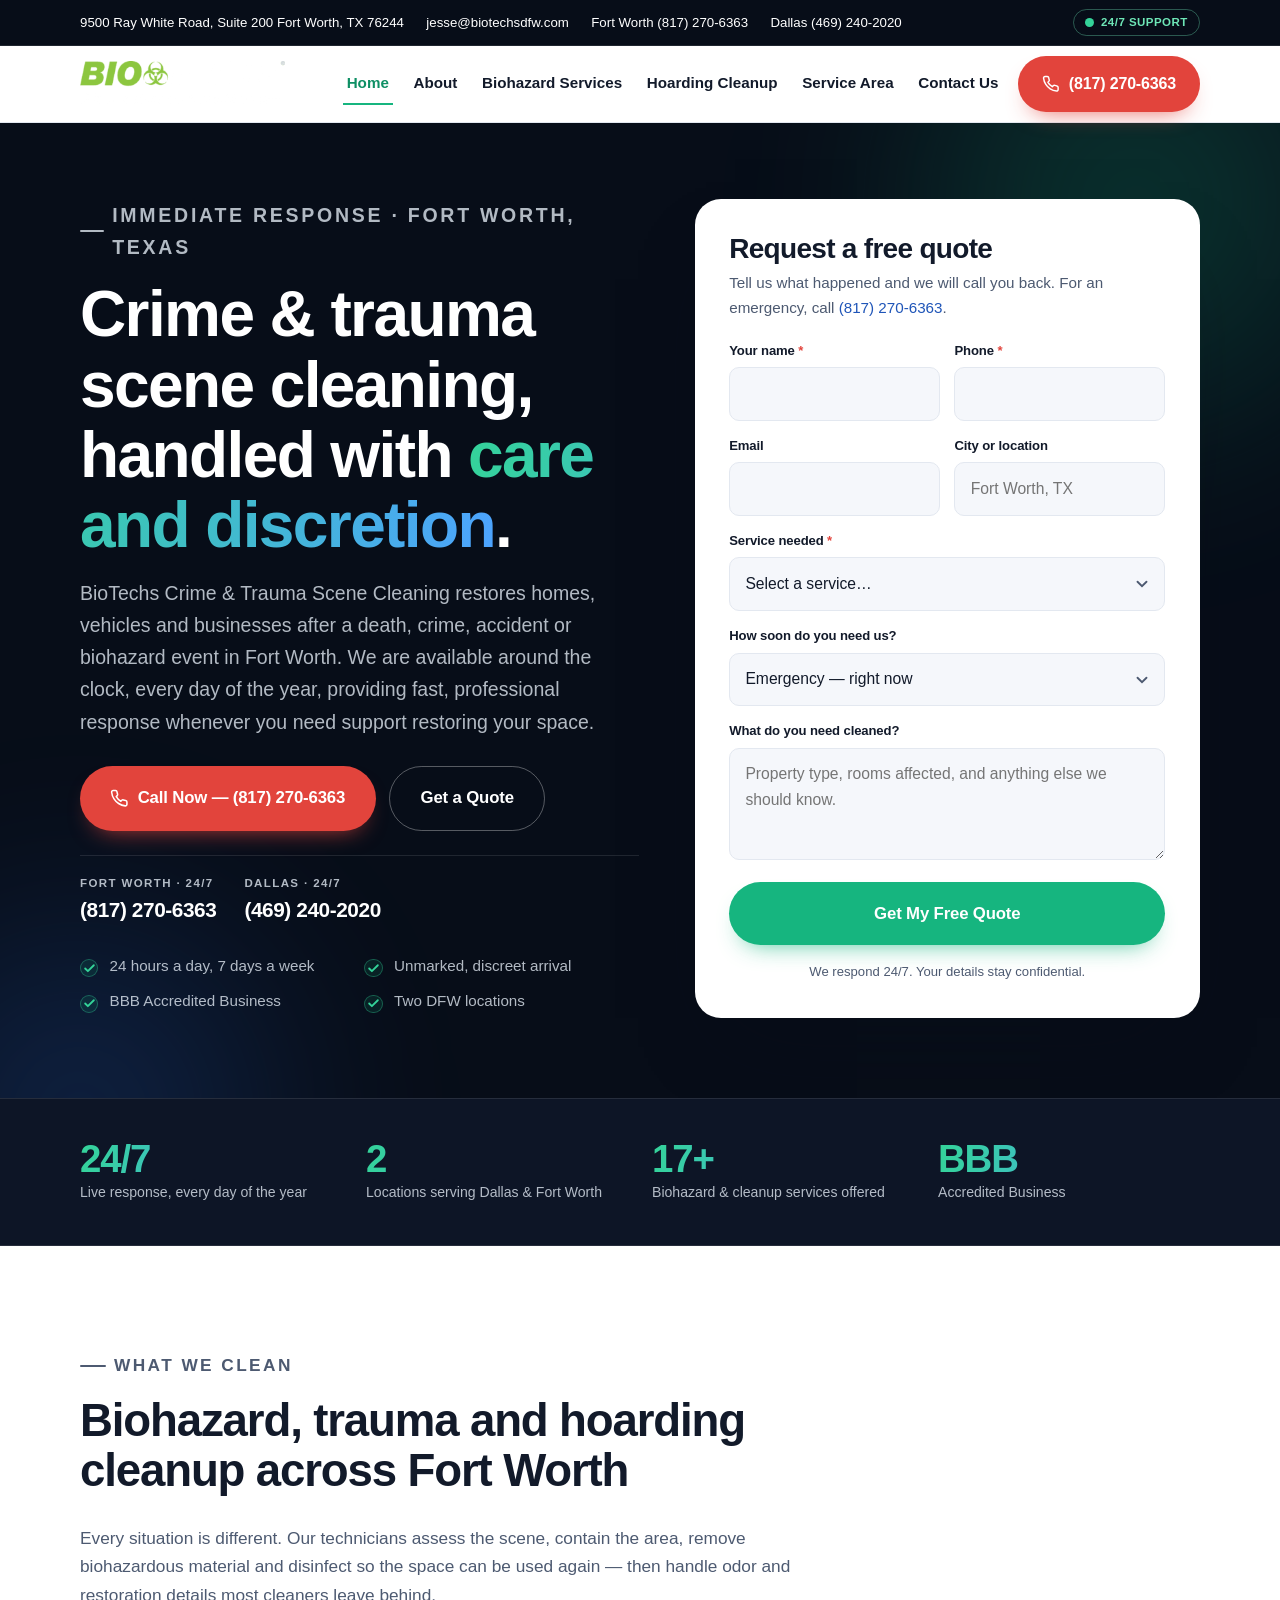
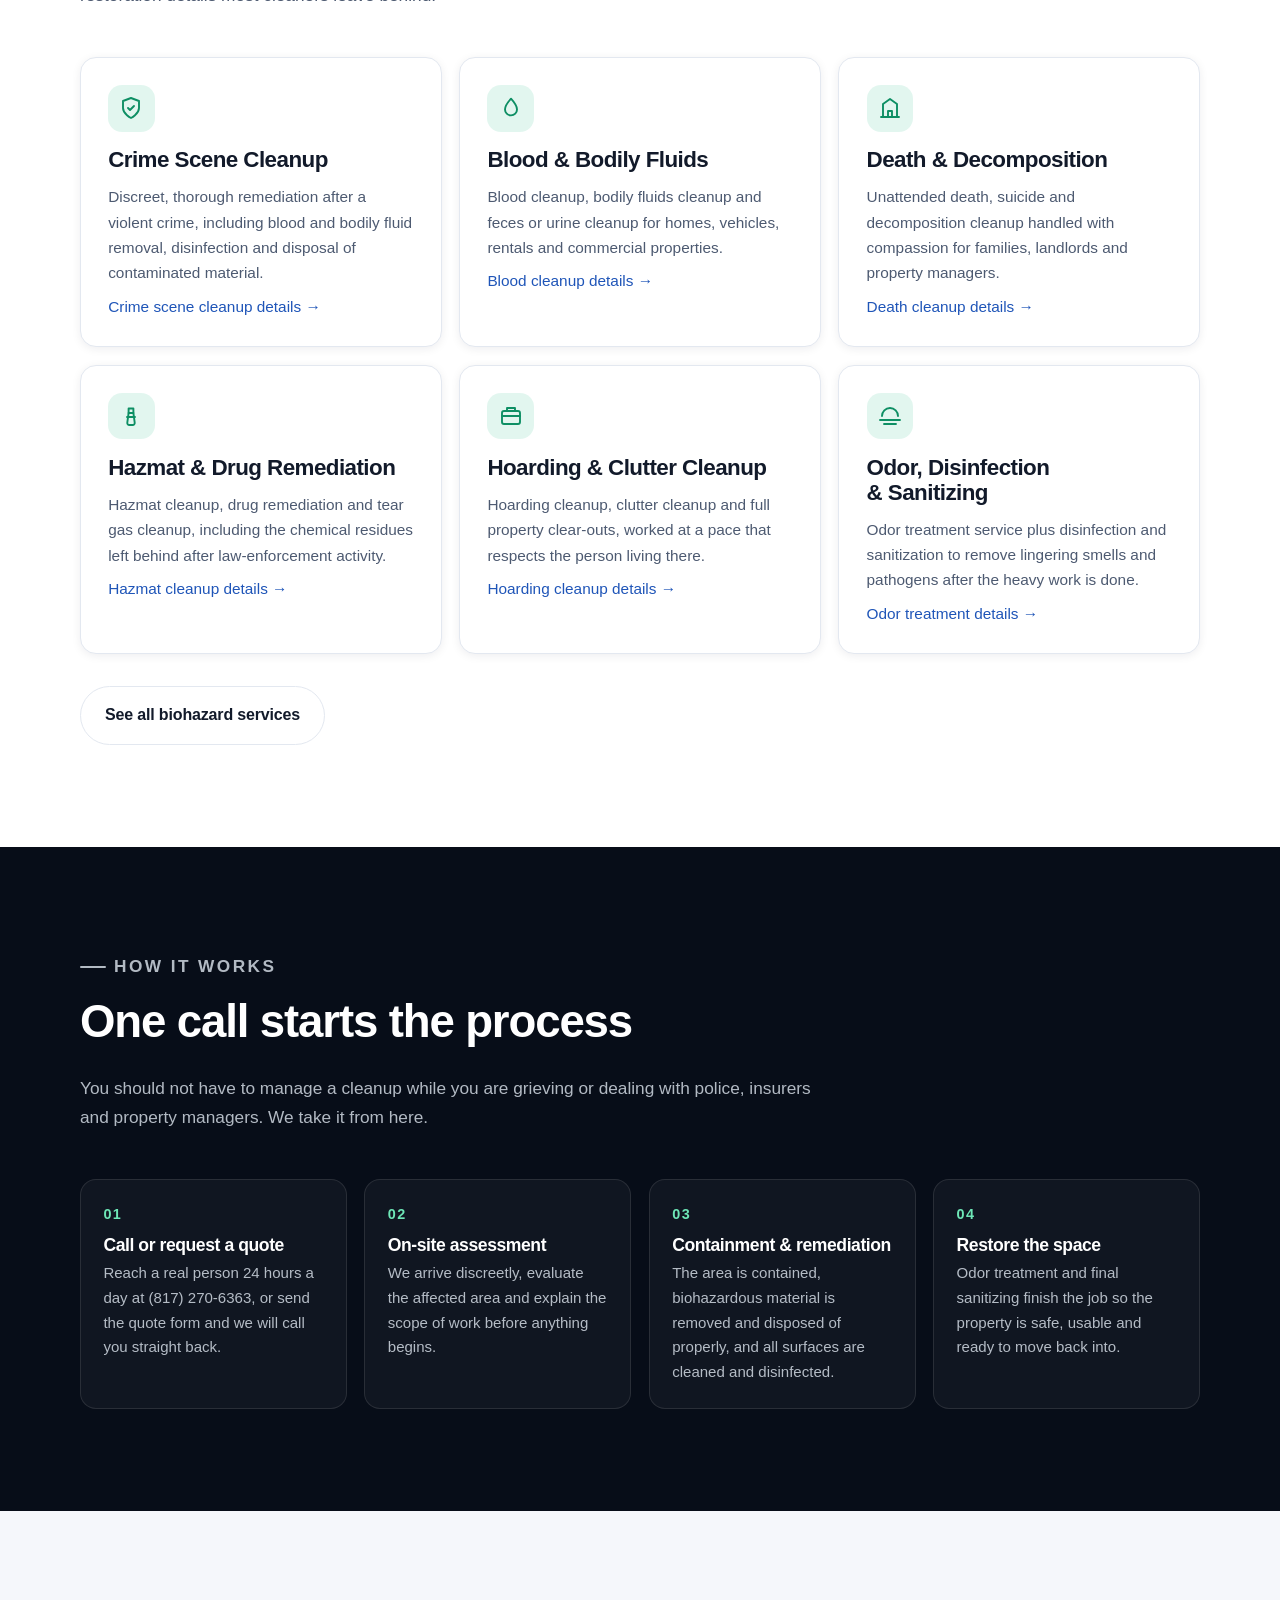
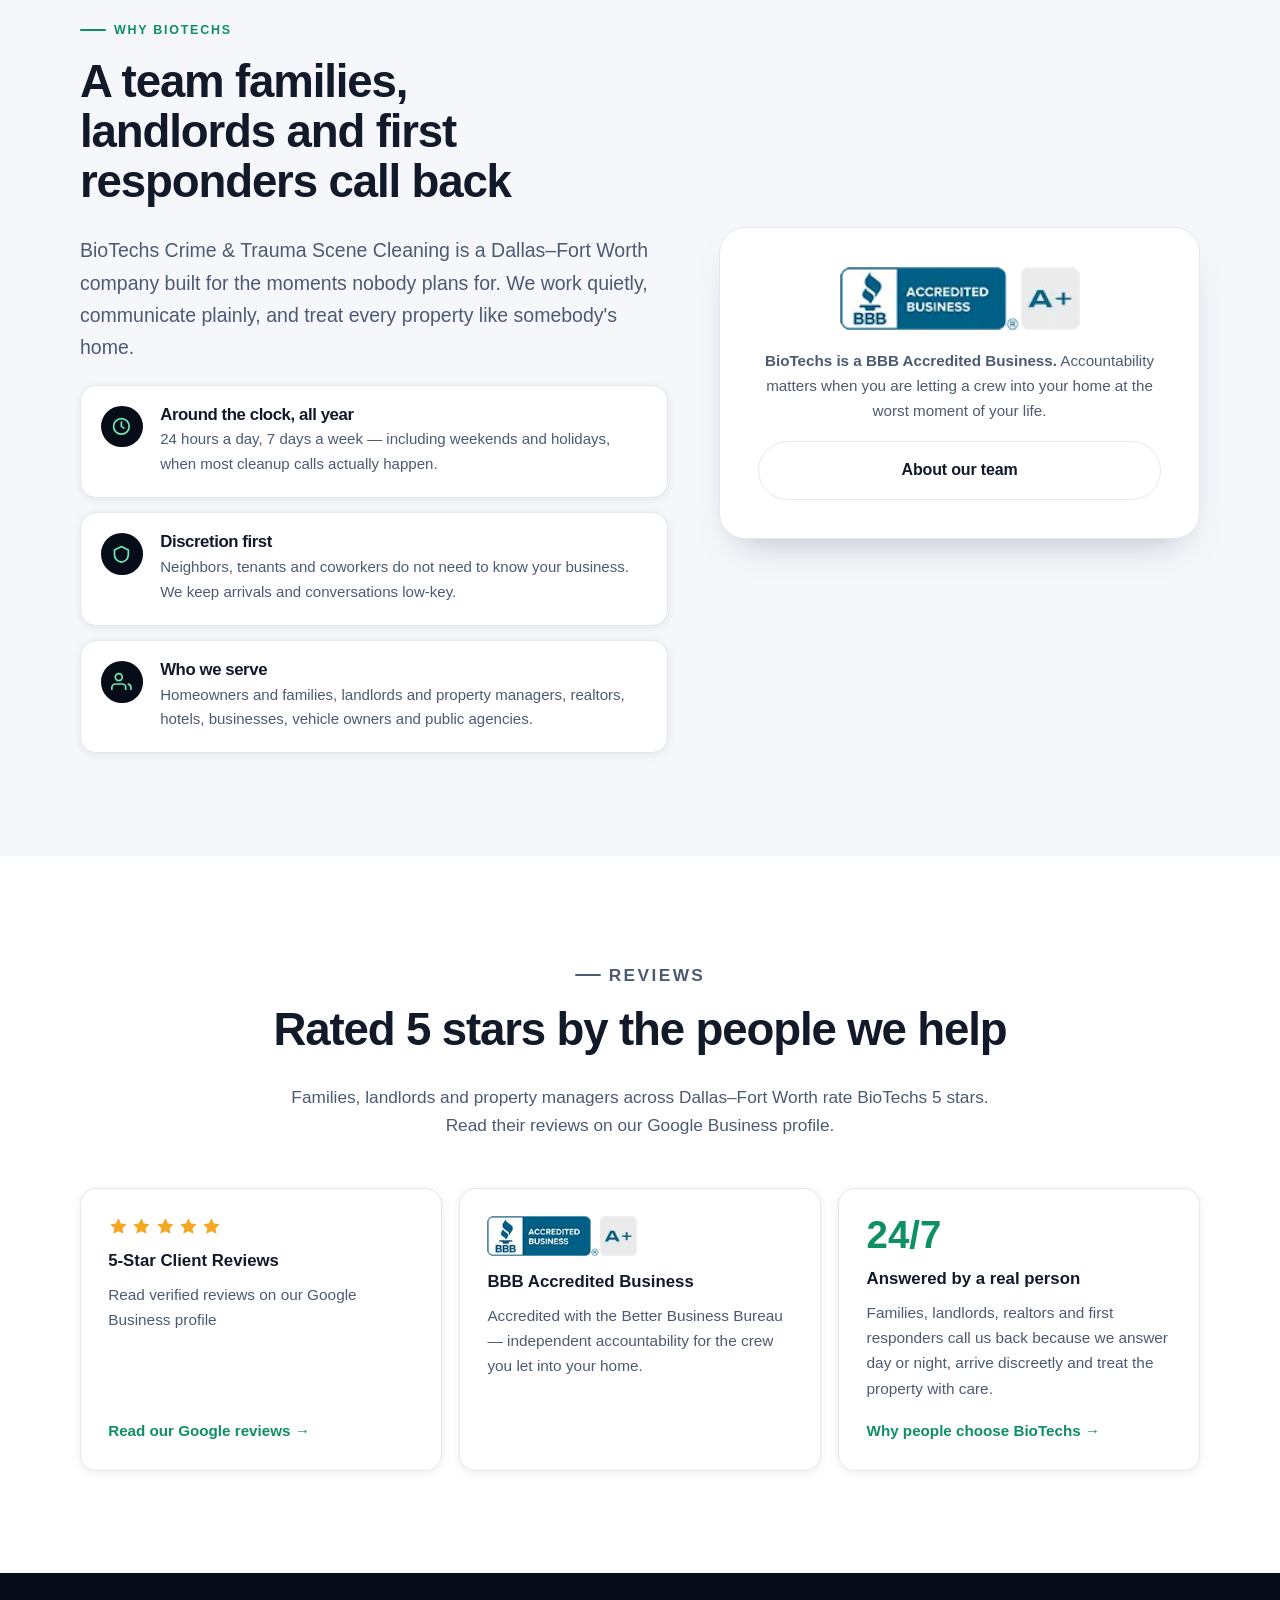
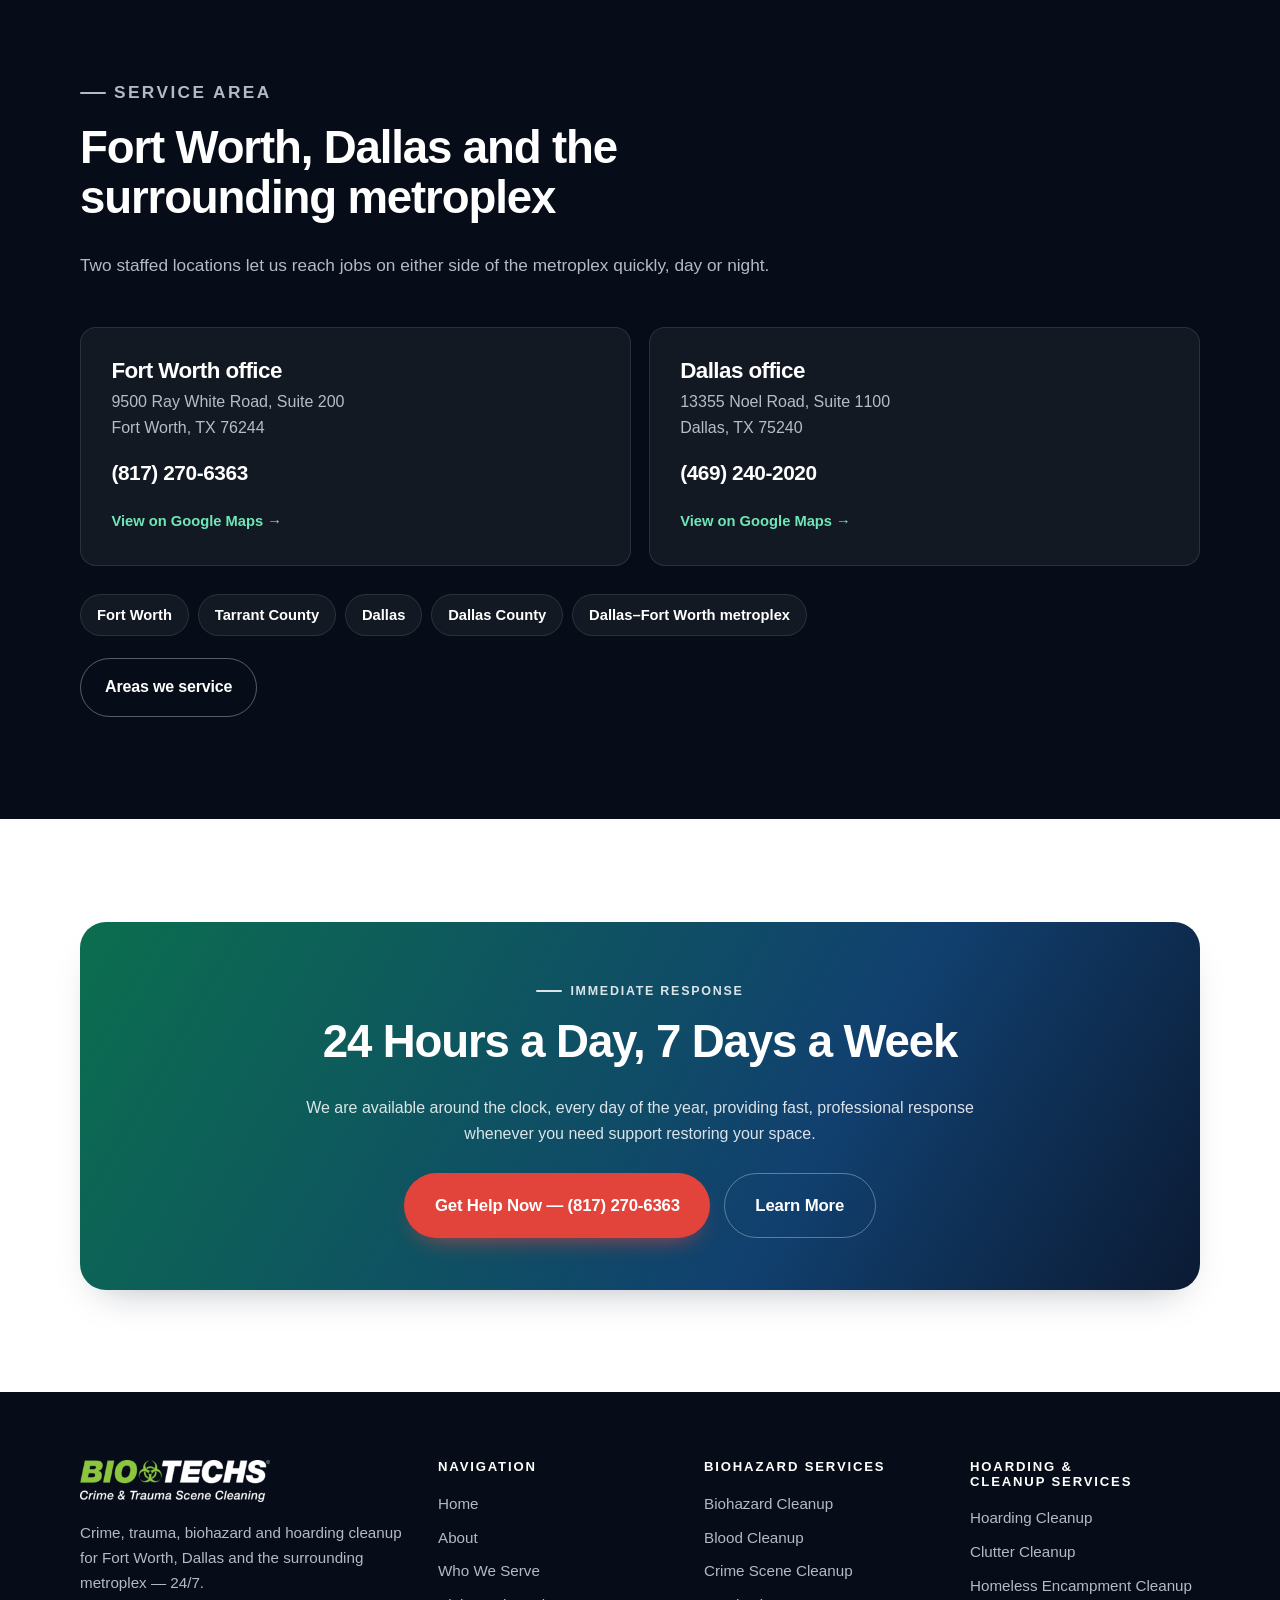
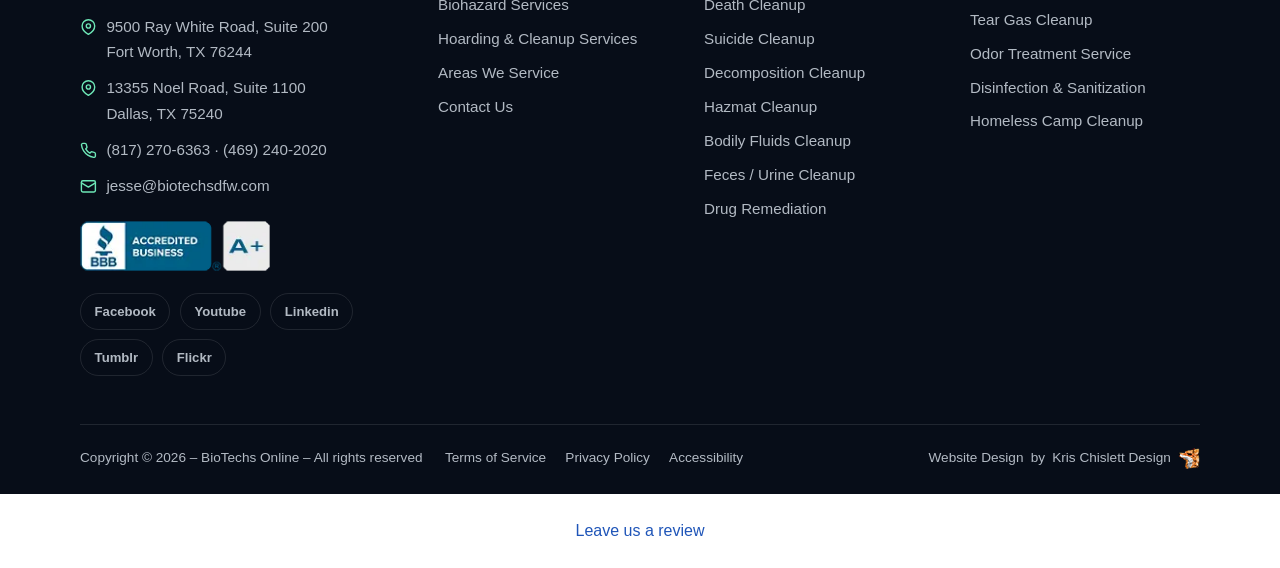
<file: index.html>
<!DOCTYPE html>
<html lang="en">
<head>
<meta charset="utf-8">
<meta name="viewport" content="width=device-width, initial-scale=1">
<title>Crime Scene Cleanup in Fort Worth, TX | BioTechs Crime &amp; Trauma Scene Cleaning</title>
<meta name="description" content="BioTechs Crime &amp; Trauma Scene Cleaning provides discreet crime scene, trauma, biohazard and hoarding cleanup in Fort Worth, TX. Available 24 hours a day, 7 days a week. Call (817) 270-6363.">
<meta name="robots" content="index, follow">
<meta name="theme-color" content="#070d18">
<link rel="canonical" href="/">
<meta property="og:type" content="website">
<meta property="og:site_name" content="BioTechs Crime &amp; Trauma Scene Cleaning">
<meta property="og:title" content="Crime Scene &amp; Trauma Cleanup in Fort Worth, TX | BioTechs">
<meta property="og:description" content="Fast, discreet biohazard, crime scene and trauma cleanup in Fort Worth and across the Dallas–Fort Worth metroplex. 24/7 response. Call (817) 270-6363.">
<meta property="og:image" content="/images/source/00-biotechs-logo-1024x225-png.webp">
<meta name="twitter:card" content="summary_large_image">
<link rel="icon" href="/favicon.svg" type="image/svg+xml">
<link rel="apple-touch-icon" href="/favicon.svg">
<link rel="stylesheet" href="/assets/css/styles.css">
<script type="application/ld+json">
{
  "@context": "https://schema.org",
  "@type": "LocalBusiness",
  "name": "BioTechs Crime & Trauma Scene Cleaning",
  "description": "Crime scene, trauma, biohazard and hoarding cleanup serving Fort Worth and the Dallas–Fort Worth metroplex, 24 hours a day, 7 days a week.",
  "url": "https://biotechsdfw.com/",
  "email": "jesse@biotechsdfw.com",
  "telephone": "+1-817-270-6363",
  "openingHours": "Mo-Su 00:00-24:00",
  "areaServed": "Fort Worth, Texas and the Dallas–Fort Worth metroplex",
  "address": [
    {
      "@type": "PostalAddress",
      "streetAddress": "9500 Ray White Road, Suite 200",
      "addressLocality": "Fort Worth",
      "addressRegion": "TX",
      "postalCode": "76244",
      "addressCountry": "US"
    },
    {
      "@type": "PostalAddress",
      "streetAddress": "13355 Noel Road, Suite 1100",
      "addressLocality": "Dallas",
      "addressRegion": "TX",
      "postalCode": "75240",
      "addressCountry": "US"
    }
  ],
  "sameAs": [
    "https://www.facebook.com/biotechsdfw",
    "https://www.youtube.com/channel/UCbZPOLAiQCIJ4dVJfCCXYgQ",
    "https://www.linkedin.com/company/biotechsdfwcrime/"
  ]
}
</script>
</head>
<body>
<a class="skip-link" href="#content">Skip to content</a>

<!-- ================================================================ topbar -->
<div class="topbar">
  <div class="wrap topbar__inner">
    <span class="topbar__item topbar__hide-sm">
      <a href="https://maps.app.goo.gl/574pvaTT7n1JZKF98" target="_blank" rel="noopener">9500 Ray White Road, Suite 200 Fort Worth, TX 76244</a>
    </span>
    <span class="topbar__item topbar__hide-sm">
      <a href="mailto:jesse@biotechsdfw.com">jesse@biotechsdfw.com</a>
    </span>
    <span class="topbar__item"><a href="tel:+18172706363">Fort Worth (817) 270-6363</a></span>
    <span class="topbar__item topbar__hide-sm"><a href="tel:+14692402020">Dallas (469) 240-2020</a></span>
    <span class="topbar__badge"><span class="pulse-dot" aria-hidden="true"></span> 24/7 Support</span>
  </div>
</div>

<!-- ================================================================ header -->
<header class="header">
  <div class="wrap header__inner">
    <a class="logo" href="/" aria-label="BioTechs Crime &amp; Trauma Scene Cleaning — home">
      <img src="/images/source/00-biotechs-logo-1024x225-png.webp"
           srcset="/images/source/01-biotechs-logo-300x66-png.webp 300w,
                   /images/source/02-biotechs-logo-768x169-png.webp 768w,
                   /images/source/00-biotechs-logo-1024x225-png.webp 1024w"
           sizes="205px"
           width="1024" height="225"
           alt="BioTechs Logo featuring stylized green and blue elements symbolizing biotechnology innovation and growth.">
    </a>

    <button class="nav-toggle" type="button" aria-expanded="false" aria-controls="primary-nav">
      <span class="nav-toggle__bars" aria-hidden="true"></span> Menu
    </button>

    <nav class="nav" id="primary-nav" aria-label="Primary">
      <ul class="nav__list">
        <li><a class="nav__link" href="/" aria-current="page">Home</a></li>
        <li><a class="nav__link" href="/about/">About</a></li>
        <li><a class="nav__link" href="/biohazard-cleanup-services/">Biohazard Services</a></li>
        <li><a class="nav__link" href="/hoarding-cleanup/">Hoarding Cleanup</a></li>
        <li><a class="nav__link" href="/areas-served/">Service Area</a></li>
        <li><a class="nav__link" href="/contact-us/">Contact Us</a></li>
        <li class="nav__cta-mobile"><a class="btn btn--call btn--block" href="tel:+18172706363">Call (817) 270-6363</a></li>
      </ul>
    </nav>

    <a class="btn btn--call header__cta" href="tel:+18172706363">
      <svg viewBox="0 0 24 24" fill="none" stroke="currentColor" stroke-width="2" stroke-linecap="round" stroke-linejoin="round" aria-hidden="true"><path d="M22 16.92v3a2 2 0 0 1-2.18 2 19.79 19.79 0 0 1-8.63-3.07 19.5 19.5 0 0 1-6-6A19.79 19.79 0 0 1 2.12 4.18A2 2 0 0 1 4.11 2h3a2 2 0 0 1 2 1.72 12.84 12.84 0 0 0 .7 2.81 2 2 0 0 1-.45 2.11L8.09 9.91a16 16 0 0 0 6 6l1.27-1.27a2 2 0 0 1 2.11-.45 12.84 12.84 0 0 0 2.81.7A2 2 0 0 1 22 16.92z"/></svg>
      (817) 270-6363
    </a>
  </div>
</header>

<main id="content">

  <!-- ================================================================ hero -->
  <section class="hero">
    <div class="wrap hero__grid">
      <div class="hero__copy">
        <p class="eyebrow eyebrow--invert">Immediate Response · Fort Worth, Texas</p>
        <h1>Crime &amp; trauma scene cleaning, handled with <span class="accent">care and discretion</span>.</h1>
        <p>
          BioTechs Crime &amp; Trauma Scene Cleaning restores homes, vehicles and
          businesses after a death, crime, accident or biohazard event in Fort Worth.
          We are available around the clock, every day of the year, providing fast,
          professional response whenever you need support restoring your space.
        </p>

        <div class="hero__actions">
          <a class="btn btn--call btn--lg" href="tel:+18172706363">
            <svg viewBox="0 0 24 24" fill="none" stroke="currentColor" stroke-width="2" stroke-linecap="round" stroke-linejoin="round" aria-hidden="true"><path d="M22 16.92v3a2 2 0 0 1-2.18 2 19.79 19.79 0 0 1-8.63-3.07 19.5 19.5 0 0 1-6-6A19.79 19.79 0 0 1 2.12 4.18A2 2 0 0 1 4.11 2h3a2 2 0 0 1 2 1.72 12.84 12.84 0 0 0 .7 2.81 2 2 0 0 1-.45 2.11L8.09 9.91a16 16 0 0 0 6 6l1.27-1.27a2 2 0 0 1 2.11-.45 12.84 12.84 0 0 0 2.81.7A2 2 0 0 1 22 16.92z"/></svg>
            Call Now — (817) 270-6363
          </a>
          <a class="btn btn--ghost btn--lg" href="#quote">Get a Quote</a>
        </div>

        <div class="hero__phones">
          <a class="hero__phone" href="tel:+18172706363">
            <span>Fort Worth · 24/7</span>
            <strong>(817) 270-6363</strong>
          </a>
          <a class="hero__phone" href="tel:+14692402020">
            <span>Dallas · 24/7</span>
            <strong>(469) 240-2020</strong>
          </a>
        </div>

        <ul class="hero__points">
          <li>24 hours a day, 7 days a week</li>
          <li>Unmarked, discreet arrival</li>
          <li>BBB Accredited Business</li>
          <li>Two DFW locations</li>
        </ul>
      </div>

      <!-- ====================================================== quote form -->
      <div class="quote-card" id="quote">
        <div class="quote-card__head">
          <h2>Request a free quote</h2>
          <p>Tell us what happened and we will call you back. For an emergency, call <a href="tel:+18172706363">(817) 270-6363</a>.</p>
        </div>

        <p class="form-status" id="quote-status" hidden></p>

        <form method="POST"
              action="https://vision.leadrai.com/api/forms/27e10beb5635736ba86fe5668b1bdff4"
              data-leadr
              data-status="quote-status"
              class="form-grid form-grid--2">
          <input type="hidden" name="_form" value="Quote request">
          <input type="hidden" name="_page" value="">
          <input type="text" name="_gotcha" tabindex="-1" autocomplete="off" style="display:none">

          <div class="field">
            <label for="q-name">Your name <span class="req" aria-hidden="true">*</span></label>
            <input id="q-name" type="text" name="name" autocomplete="name" required>
          </div>

          <div class="field">
            <label for="q-phone">Phone <span class="req" aria-hidden="true">*</span></label>
            <input id="q-phone" type="tel" name="phone" autocomplete="tel" required>
          </div>

          <div class="field">
            <label for="q-email">Email</label>
            <input id="q-email" type="email" name="email" autocomplete="email">
          </div>

          <div class="field">
            <label for="q-city">City or location</label>
            <input id="q-city" type="text" name="Location" placeholder="Fort Worth, TX">
          </div>

          <div class="field field--full">
            <label for="q-service">Service needed <span class="req" aria-hidden="true">*</span></label>
            <select id="q-service" name="Service needed" required>
              <option value="">Select a service…</option>
              <option>Crime Scene Cleanup</option>
              <option>Blood Cleanup</option>
              <option>Death Cleanup</option>
              <option>Suicide Cleanup</option>
              <option>Decomposition Cleanup</option>
              <option>Biohazard Cleanup</option>
              <option>Bodily Fluids Cleanup</option>
              <option>Feces / Urine Cleanup</option>
              <option>Hazmat Cleanup</option>
              <option>Drug Remediation</option>
              <option>Tear Gas Cleanup</option>
              <option>Hoarding Cleanup</option>
              <option>Clutter Cleanup</option>
              <option>Homeless Encampment Cleanup</option>
              <option>Odor Treatment Service</option>
              <option>Disinfection &amp; Sanitization</option>
              <option>Something else</option>
            </select>
          </div>

          <div class="field field--full">
            <label for="q-urgency">How soon do you need us?</label>
            <select id="q-urgency" name="Urgency">
              <option>Emergency — right now</option>
              <option>Today</option>
              <option>Within 48 hours</option>
              <option>Planning ahead</option>
            </select>
          </div>

          <div class="field field--full">
            <label for="q-details">What do you need cleaned?</label>
            <textarea id="q-details" name="Details" placeholder="Property type, rooms affected, and anything else we should know."></textarea>
          </div>

          <div class="field field--full">
            <button class="btn btn--block btn--lg" type="submit">Get My Free Quote</button>
          </div>
        </form>

        <p class="quote-card__note">We respond 24/7. Your details stay confidential.</p>
      </div>
    </div>
  </section>

  <!-- =============================================================== stats -->
  <div class="strip">
    <div class="wrap strip__inner">
      <div class="stat"><strong>24/7</strong><span>Live response, every day of the year</span></div>
      <div class="stat"><strong>2</strong><span>Locations serving Dallas &amp; Fort Worth</span></div>
      <div class="stat"><strong>17+</strong><span>Biohazard &amp; cleanup services offered</span></div>
      <div class="stat"><strong>BBB</strong><span>Accredited Business</span></div>
    </div>
  </div>

  <!-- ============================================================ services -->
  <section class="section" aria-labelledby="services-title">
    <div class="wrap">
      <div class="section-head reveal">
        <p class="eyebrow">What we clean</p>
        <h2 id="services-title">Biohazard, trauma and hoarding cleanup across Fort Worth</h2>
        <p>
          Every situation is different. Our technicians assess the scene, contain the
          area, remove biohazardous material and disinfect so the space can be used
          again — then handle odor and restoration details most cleaners leave behind.
        </p>
      </div>

      <div class="cards cards--3">
        <article class="card reveal">
          <span class="card__icon" aria-hidden="true">
            <svg viewBox="0 0 24 24" fill="none" stroke="currentColor" stroke-width="1.9" stroke-linecap="round" stroke-linejoin="round"><path d="M12 22s8-4 8-10V5l-8-3-8 3v7c0 6 8 10 8 10z"/><path d="M9 12l2 2 4-4"/></svg>
          </span>
          <h3>Crime Scene Cleanup</h3>
          <p>Discreet, thorough remediation after a violent crime, including blood and bodily fluid removal, disinfection and disposal of contaminated material.</p>
          <p><a href="/biohazard-cleanup-services/#crime-scene-cleanup">Crime scene cleanup details →</a></p>
        </article>

        <article class="card reveal">
          <span class="card__icon" aria-hidden="true">
            <svg viewBox="0 0 24 24" fill="none" stroke="currentColor" stroke-width="1.9" stroke-linecap="round" stroke-linejoin="round"><path d="M12 2.7S6 9.3 6 13.4a6 6 0 0 0 12 0C18 9.3 12 2.7 12 2.7z"/></svg>
          </span>
          <h3>Blood &amp; Bodily Fluids</h3>
          <p>Blood cleanup, bodily fluids cleanup and feces or urine cleanup for homes, vehicles, rentals and commercial properties.</p>
          <p><a href="/biohazard-cleanup-services/#blood-cleanup">Blood cleanup details →</a></p>
        </article>

        <article class="card reveal">
          <span class="card__icon" aria-hidden="true">
            <svg viewBox="0 0 24 24" fill="none" stroke="currentColor" stroke-width="1.9" stroke-linecap="round" stroke-linejoin="round"><path d="M3 21h18"/><path d="M5 21V8l7-5 7 5v13"/><path d="M10 21v-6h4v6"/></svg>
          </span>
          <h3>Death &amp; Decomposition</h3>
          <p>Unattended death, suicide and decomposition cleanup handled with compassion for families, landlords and property managers.</p>
          <p><a href="/biohazard-cleanup-services/#death-cleanup">Death cleanup details →</a></p>
        </article>

        <article class="card reveal">
          <span class="card__icon" aria-hidden="true">
            <svg viewBox="0 0 24 24" fill="none" stroke="currentColor" stroke-width="1.9" stroke-linecap="round" stroke-linejoin="round"><path d="M10.3 21h3.4a2 2 0 0 0 2-2.3L14.4 9H9.6L8.3 18.7A2 2 0 0 0 10.3 21z"/><path d="M9.6 9V4.5h4.8V9"/><path d="M8 13h8"/></svg>
          </span>
          <h3>Hazmat &amp; Drug Remediation</h3>
          <p>Hazmat cleanup, drug remediation and tear gas cleanup, including the chemical residues left behind after law-enforcement activity.</p>
          <p><a href="/biohazard-cleanup-services/#hazmat-cleanup">Hazmat cleanup details →</a></p>
        </article>

        <article class="card reveal">
          <span class="card__icon" aria-hidden="true">
            <svg viewBox="0 0 24 24" fill="none" stroke="currentColor" stroke-width="1.9" stroke-linecap="round" stroke-linejoin="round"><rect x="3" y="7" width="18" height="13" rx="2"/><path d="M8 7V4h8v3"/><path d="M3 12h18"/></svg>
          </span>
          <h3>Hoarding &amp; Clutter Cleanup</h3>
          <p>Hoarding cleanup, clutter cleanup and full property clear-outs, worked at a pace that respects the person living there.</p>
          <p><a href="/hoarding-cleanup/#hoarding-cleanup">Hoarding cleanup details →</a></p>
        </article>

        <article class="card reveal">
          <span class="card__icon" aria-hidden="true">
            <svg viewBox="0 0 24 24" fill="none" stroke="currentColor" stroke-width="1.9" stroke-linecap="round" stroke-linejoin="round"><path d="M4 12a8 8 0 0 1 16 0"/><path d="M2 16h20"/><path d="M6 20h12"/></svg>
          </span>
          <h3>Odor, Disinfection &amp; Sanitizing</h3>
          <p>Odor treatment service plus disinfection and sanitization to remove lingering smells and pathogens after the heavy work is done.</p>
          <p><a href="/hoarding-cleanup/#odor-treatment-service">Odor treatment details →</a></p>
        </article>
      </div>

      <p style="margin-top:2rem">
        <a class="btn btn--ghost-dark" href="/biohazard-cleanup-services/">See all biohazard services</a>
      </p>
    </div>
  </section>

  <!-- ============================================================= process -->
  <section class="section section--dark" aria-labelledby="process-title">
    <div class="wrap">
      <div class="section-head reveal">
        <p class="eyebrow eyebrow--invert">How it works</p>
        <h2 id="process-title">One call starts the process</h2>
        <p>You should not have to manage a cleanup while you are grieving or dealing with police, insurers and property managers. We take it from here.</p>
      </div>

      <ol class="steps">
        <li class="reveal">
          <h3>Call or request a quote</h3>
          <p>Reach a real person 24 hours a day at (817) 270-6363, or send the quote form and we will call you straight back.</p>
        </li>
        <li class="reveal">
          <h3>On-site assessment</h3>
          <p>We arrive discreetly, evaluate the affected area and explain the scope of work before anything begins.</p>
        </li>
        <li class="reveal">
          <h3>Containment &amp; remediation</h3>
          <p>The area is contained, biohazardous material is removed and disposed of properly, and all surfaces are cleaned and disinfected.</p>
        </li>
        <li class="reveal">
          <h3>Restore the space</h3>
          <p>Odor treatment and final sanitizing finish the job so the property is safe, usable and ready to move back into.</p>
        </li>
      </ol>
    </div>
  </section>

  <!-- =============================================== trust / who we serve -->
  <section class="section section--paper" aria-labelledby="trust-title">
    <div class="wrap split">
      <div class="reveal">
        <p class="eyebrow">Why BioTechs</p>
        <h2 id="trust-title">A team families, landlords and first responders call back</h2>
        <p class="lede">
          BioTechs Crime &amp; Trauma Scene Cleaning is a Dallas–Fort Worth company
          built for the moments nobody plans for. We work quietly, communicate
          plainly, and treat every property like somebody's home.
        </p>

        <div class="credential">
          <span class="credential__mark" aria-hidden="true">
            <svg viewBox="0 0 24 24" fill="none" stroke="currentColor" stroke-width="2" stroke-linecap="round" stroke-linejoin="round"><circle cx="12" cy="12" r="9"/><path d="M12 7v5l3 2"/></svg>
          </span>
          <div>
            <h3>Around the clock, all year</h3>
            <p>24 hours a day, 7 days a week — including weekends and holidays, when most cleanup calls actually happen.</p>
          </div>
        </div>

        <div class="credential">
          <span class="credential__mark" aria-hidden="true">
            <svg viewBox="0 0 24 24" fill="none" stroke="currentColor" stroke-width="2" stroke-linecap="round" stroke-linejoin="round"><path d="M12 3l8 4v5c0 5-3.5 7.8-8 9-4.5-1.2-8-4-8-9V7z"/></svg>
          </span>
          <div>
            <h3>Discretion first</h3>
            <p>Neighbors, tenants and coworkers do not need to know your business. We keep arrivals and conversations low-key.</p>
          </div>
        </div>

        <div class="credential">
          <span class="credential__mark" aria-hidden="true">
            <svg viewBox="0 0 24 24" fill="none" stroke="currentColor" stroke-width="2" stroke-linecap="round" stroke-linejoin="round"><path d="M17 21v-2a4 4 0 0 0-4-4H5a4 4 0 0 0-4 4v2"/><circle cx="9" cy="7" r="4"/><path d="M23 21v-2a4 4 0 0 0-3-3.87"/></svg>
          </span>
          <div>
            <h3>Who we serve</h3>
            <p>Homeowners and families, landlords and property managers, realtors, hotels, businesses, vehicle owners and public agencies.</p>
          </div>
        </div>
      </div>

      <div class="badge-panel reveal">
        <img src="/images/source/05-bbb-accredit-business-badge.webp"
             width="300" height="113" loading="lazy"
             alt="BBB Accredited Business badge with blue and white colors, symbolizing trust and credibility for businesses.">
        <p><strong>BioTechs is a BBB Accredited Business.</strong> Accountability matters when you are letting a crew into your home at the worst moment of your life.</p>
        <a class="btn btn--ghost-dark btn--block" href="/about/">About our team</a>
      </div>
    </div>
  </section>

  <!-- ============================================================= reviews -->
  <section class="section" id="reviews" aria-labelledby="reviews-title">
    <div class="wrap">
      <div class="section-head is-centered reveal">
        <p class="eyebrow" style="justify-content:center">Reviews</p>
        <h2 id="reviews-title">Rated 5 stars by the people we help</h2>
        <p>
          Families, landlords and property managers across Dallas–Fort Worth rate
          BioTechs 5 stars. Read their reviews on our Google Business profile.
        </p>
      </div>

      <div class="reviews">
        <a class="review-card reveal"
           href="https://maps.app.goo.gl/CmN9aTRehxNvt2R87"
           target="_blank" rel="noopener">
          <span class="stars" role="img" aria-label="Rated 5 out of 5 stars">
            <svg viewBox="0 0 24 24" aria-hidden="true"><path d="M12 2.6l2.9 6 6.6.9-4.8 4.6 1.2 6.5-5.9-3.1-5.9 3.1 1.2-6.5L2.5 9.5l6.6-.9z"/></svg>
            <svg viewBox="0 0 24 24" aria-hidden="true"><path d="M12 2.6l2.9 6 6.6.9-4.8 4.6 1.2 6.5-5.9-3.1-5.9 3.1 1.2-6.5L2.5 9.5l6.6-.9z"/></svg>
            <svg viewBox="0 0 24 24" aria-hidden="true"><path d="M12 2.6l2.9 6 6.6.9-4.8 4.6 1.2 6.5-5.9-3.1-5.9 3.1 1.2-6.5L2.5 9.5l6.6-.9z"/></svg>
            <svg viewBox="0 0 24 24" aria-hidden="true"><path d="M12 2.6l2.9 6 6.6.9-4.8 4.6 1.2 6.5-5.9-3.1-5.9 3.1 1.2-6.5L2.5 9.5l6.6-.9z"/></svg>
            <svg viewBox="0 0 24 24" aria-hidden="true"><path d="M12 2.6l2.9 6 6.6.9-4.8 4.6 1.2 6.5-5.9-3.1-5.9 3.1 1.2-6.5L2.5 9.5l6.6-.9z"/></svg>
          </span>
          <p class="review-card__score">5-Star Client Reviews</p>
          <p class="review-card__meta">Read verified reviews on our Google Business profile</p>
          <span class="review-card__cta">Read our Google reviews →</span>
        </a>

        <div class="review-card review-card--plain reveal">
          <img src="/images/source/05-bbb-accredit-business-badge.webp"
               width="300" height="113" loading="lazy"
               alt="BBB Accredited Business badge, indicating BioTechs is accredited by the Better Business Bureau.">
          <p class="review-card__score">BBB Accredited Business</p>
          <p class="review-card__meta">
            Accredited with the Better Business Bureau — independent accountability
            for the crew you let into your home.
          </p>
        </div>

        <div class="review-card review-card--plain reveal">
          <span class="review-card__stat">24/7</span>
          <p class="review-card__score">Answered by a real person</p>
          <p class="review-card__meta">
            Families, landlords, realtors and first responders call us back because
            we answer day or night, arrive discreetly and treat the property with care.
          </p>
          <a class="review-card__cta" href="/about/">Why people choose BioTechs →</a>
        </div>
      </div>
    </div>
  </section>

  <!-- ======================================================= service areas -->
  <section class="section section--dark" aria-labelledby="areas-title">
    <div class="wrap">
      <div class="section-head reveal">
        <p class="eyebrow eyebrow--invert">Service area</p>
        <h2 id="areas-title">Fort Worth, Dallas and the surrounding metroplex</h2>
        <p>Two staffed locations let us reach jobs on either side of the metroplex quickly, day or night.</p>
      </div>

      <div class="area-grid">
        <div class="area reveal">
          <h3>Fort Worth office</h3>
          <address>9500 Ray White Road, Suite 200<br>Fort Worth, TX 76244</address>
          <p><a class="hero__phone" href="tel:+18172706363"><strong>(817) 270-6363</strong></a></p>
          <p><a class="area__link" href="https://maps.app.goo.gl/574pvaTT7n1JZKF98" target="_blank" rel="noopener">View on Google Maps →</a></p>
        </div>
        <div class="area reveal">
          <h3>Dallas office</h3>
          <address>13355 Noel Road, Suite 1100<br>Dallas, TX 75240</address>
          <p><a class="hero__phone" href="tel:+14692402020"><strong>(469) 240-2020</strong></a></p>
          <p><a class="area__link" href="https://maps.app.goo.gl/K51b7zrCyugf8hHr6" target="_blank" rel="noopener">View on Google Maps →</a></p>
        </div>
      </div>

      <div class="reveal" style="margin-top:1.75rem">
        <ul class="pill-list">
          <li>Fort Worth</li>
          <li>Tarrant County</li>
          <li>Dallas</li>
          <li>Dallas County</li>
          <li>Dallas–Fort Worth metroplex</li>
        </ul>
        <p style="margin-top:1.4rem"><a class="btn btn--ghost" href="/areas-served/">Areas we service</a></p>
      </div>
    </div>
  </section>

  <!-- ============================================================= cta band -->
  <section class="section">
    <div class="wrap">
      <div class="cta-band reveal">
        <p class="eyebrow eyebrow--invert" style="justify-content:center">Immediate response</p>
        <h2>24 Hours a Day, 7 Days a Week</h2>
        <p>
          We are available around the clock, every day of the year, providing fast,
          professional response whenever you need support restoring your space.
        </p>
        <div class="cta-band__actions">
          <a class="btn btn--call btn--lg" href="tel:+18172706363">Get Help Now — (817) 270-6363</a>
          <a class="btn btn--ghost btn--lg" href="/about/">Learn More</a>
        </div>
      </div>
    </div>
  </section>

</main>

<!-- ================================================================ footer -->
<footer class="footer">
  <div class="wrap">
    <div class="footer__grid">
      <div class="footer__brand">
        <img src="/images/source/00-biotechs-logo-1024x225-png.webp"
             srcset="/images/source/01-biotechs-logo-300x66-png.webp 300w,
                     /images/source/02-biotechs-logo-768x169-png.webp 768w,
                     /images/source/00-biotechs-logo-1024x225-png.webp 1024w"
             sizes="190px" width="1024" height="225" loading="lazy"
             alt="BioTechs Logo featuring stylized green and blue elements symbolizing biotechnology innovation and growth.">
        <p>Crime, trauma, biohazard and hoarding cleanup for Fort Worth, Dallas and the surrounding metroplex — 24/7.</p>

        <ul class="footer__contact">
          <li>
            <svg viewBox="0 0 24 24" fill="none" stroke="currentColor" stroke-width="2" stroke-linecap="round" stroke-linejoin="round" aria-hidden="true"><path d="M21 10c0 7-9 12-9 12s-9-5-9-12a9 9 0 0 1 18 0z"/><circle cx="12" cy="10" r="3"/></svg>
            <a href="https://maps.app.goo.gl/574pvaTT7n1JZKF98" target="_blank" rel="noopener">9500 Ray White Road, Suite 200<br>Fort Worth, TX 76244</a>
          </li>
          <li>
            <svg viewBox="0 0 24 24" fill="none" stroke="currentColor" stroke-width="2" stroke-linecap="round" stroke-linejoin="round" aria-hidden="true"><path d="M21 10c0 7-9 12-9 12s-9-5-9-12a9 9 0 0 1 18 0z"/><circle cx="12" cy="10" r="3"/></svg>
            <a href="https://maps.app.goo.gl/K51b7zrCyugf8hHr6" target="_blank" rel="noopener">13355 Noel Road, Suite 1100<br>Dallas, TX 75240</a>
          </li>
          <li>
            <svg viewBox="0 0 24 24" fill="none" stroke="currentColor" stroke-width="2" stroke-linecap="round" stroke-linejoin="round" aria-hidden="true"><path d="M22 16.92v3a2 2 0 0 1-2.18 2 19.79 19.79 0 0 1-8.63-3.07 19.5 19.5 0 0 1-6-6A19.79 19.79 0 0 1 2.12 4.18A2 2 0 0 1 4.11 2h3a2 2 0 0 1 2 1.72 12.84 12.84 0 0 0 .7 2.81 2 2 0 0 1-.45 2.11L8.09 9.91a16 16 0 0 0 6 6l1.27-1.27a2 2 0 0 1 2.11-.45 12.84 12.84 0 0 0 2.81.7A2 2 0 0 1 22 16.92z"/></svg>
            <span><a href="tel:+18172706363">(817) 270-6363</a> · <a href="tel:+14692402020">(469) 240-2020</a></span>
          </li>
          <li>
            <svg viewBox="0 0 24 24" fill="none" stroke="currentColor" stroke-width="2" stroke-linecap="round" stroke-linejoin="round" aria-hidden="true"><rect x="2" y="4" width="20" height="16" rx="2"/><path d="m2 7 10 6 10-6"/></svg>
            <a href="mailto:jesse@biotechsdfw.com">jesse@biotechsdfw.com</a>
          </li>
        </ul>

        <img class="footer__bbb" src="/images/source/05-bbb-accredit-business-badge.webp"
             width="300" height="113" loading="lazy"
             alt="BBB Accredited Business badge with blue and white colors, symbolizing trust and credibility for businesses.">

        <ul class="social">
          <li><a href="https://www.facebook.com/biotechsdfw" target="_blank" rel="noopener">Facebook</a></li>
          <li><a href="https://www.youtube.com/channel/UCbZPOLAiQCIJ4dVJfCCXYgQ" target="_blank" rel="noopener">Youtube</a></li>
          <li><a href="https://www.linkedin.com/company/biotechsdfwcrime/" target="_blank" rel="noopener">Linkedin</a></li>
          <li><a href="https://www.tumblr.com/crime-scene-cleanup-dallas" target="_blank" rel="noopener">Tumblr</a></li>
          <li><a href="https://www.flickr.com/people/190534095@N06/" target="_blank" rel="noopener">Flickr</a></li>
        </ul>
      </div>

      <div>
        <h2>Navigation</h2>
        <ul class="footer__list">
          <li><a href="/">Home</a></li>
          <li><a href="/about/">About</a></li>
          <li><a href="/about/#who-we-serve">Who We Serve</a></li>
          <li><a href="/biohazard-cleanup-services/">Biohazard Services</a></li>
          <li><a href="/hoarding-cleanup/">Hoarding &amp; Cleanup Services</a></li>
          <li><a href="/areas-served/">Areas We Service</a></li>
          <li><a href="/contact-us/">Contact Us</a></li>
        </ul>
      </div>

      <div>
        <h3>Biohazard Services</h3>
        <ul class="footer__list">
          <li><a href="/biohazard-cleanup-services/#biohazard-cleanup">Biohazard Cleanup</a></li>
          <li><a href="/biohazard-cleanup-services/#blood-cleanup">Blood Cleanup</a></li>
          <li><a href="/biohazard-cleanup-services/#crime-scene-cleanup">Crime Scene Cleanup</a></li>
          <li><a href="/biohazard-cleanup-services/#death-cleanup">Death Cleanup</a></li>
          <li><a href="/biohazard-cleanup-services/#suicide-cleanup">Suicide Cleanup</a></li>
          <li><a href="/biohazard-cleanup-services/#decomposition-cleanup">Decomposition Cleanup</a></li>
          <li><a href="/biohazard-cleanup-services/#hazmat-cleanup">Hazmat Cleanup</a></li>
          <li><a href="/biohazard-cleanup-services/#bodily-fluids-cleanup">Bodily Fluids Cleanup</a></li>
          <li><a href="/biohazard-cleanup-services/#feces-urine-cleanup">Feces / Urine Cleanup</a></li>
          <li><a href="/biohazard-cleanup-services/#drug-remediation">Drug Remediation</a></li>
        </ul>
      </div>

      <div>
        <h3>Hoarding &amp; Cleanup Services</h3>
        <ul class="footer__list">
          <li><a href="/hoarding-cleanup/#hoarding-cleanup">Hoarding Cleanup</a></li>
          <li><a href="/hoarding-cleanup/#clutter-cleanup">Clutter Cleanup</a></li>
          <li><a href="/hoarding-cleanup/#homeless-encampment-cleanup">Homeless Encampment Cleanup</a></li>
          <li><a href="/hoarding-cleanup/#tear-gas-cleanup">Tear Gas Cleanup</a></li>
          <li><a href="/hoarding-cleanup/#odor-treatment-service">Odor Treatment Service</a></li>
          <li><a href="/hoarding-cleanup/#disinfection-sanitization">Disinfection &amp; Sanitization</a></li>
          <li><a href="/hoarding-cleanup/#homeless-camp-cleanup">Homeless Camp Cleanup</a></li>
        </ul>
      </div>
    </div>

    <div class="footer__bottom">
      <span>Copyright © <span id="year">2026</span> – BioTechs Online – All rights reserved</span>
      <ul class="footer__legal">
        <li><a href="/terms-of-service/">Terms of Service</a></li>
        <li><a href="/privacy-policy/">Privacy Policy</a></li>
        <li><a href="/accessibility-statement/">Accessibility</a></li>
      </ul>
      <span class="footer__credit">
        <a href="https://www.krischislett.com/" target="_blank" rel="noopener">Website Design</a> by
        <a href="https://www.krischislett.com/" target="_blank" rel="noopener">Kris Chislett Design</a>
        <img src="/images/source/06-fox-color.png" width="22" height="22" loading="lazy" alt="Kris Chislett Design logo">
      </span>
    </div>
  </div>
</footer>

<!-- ======================================================= mobile call bar -->
<div class="callbar">
  <a class="btn btn--call" href="tel:+18172706363">Call 24/7</a>
  <a class="btn" href="#quote">Get a Quote</a>
</div>

<script src="/assets/js/main.js" defer></script>
<p data-lv-review="1" style="text-align:center;margin:24px 0"><a href="/review">Leave us a review</a></p>
<script defer src="https://static.cloudflareinsights.com/beacon.min.js" data-cf-beacon='{"token": "0a932598fc5b4cc9baf156d875620bd1"}'></script>
<script defer data-lv-track src="https://vision.leadrai.com/api/forms/27e10beb5635736ba86fe5668b1bdff4/t.js"></script>
</body>
</html>
</file>
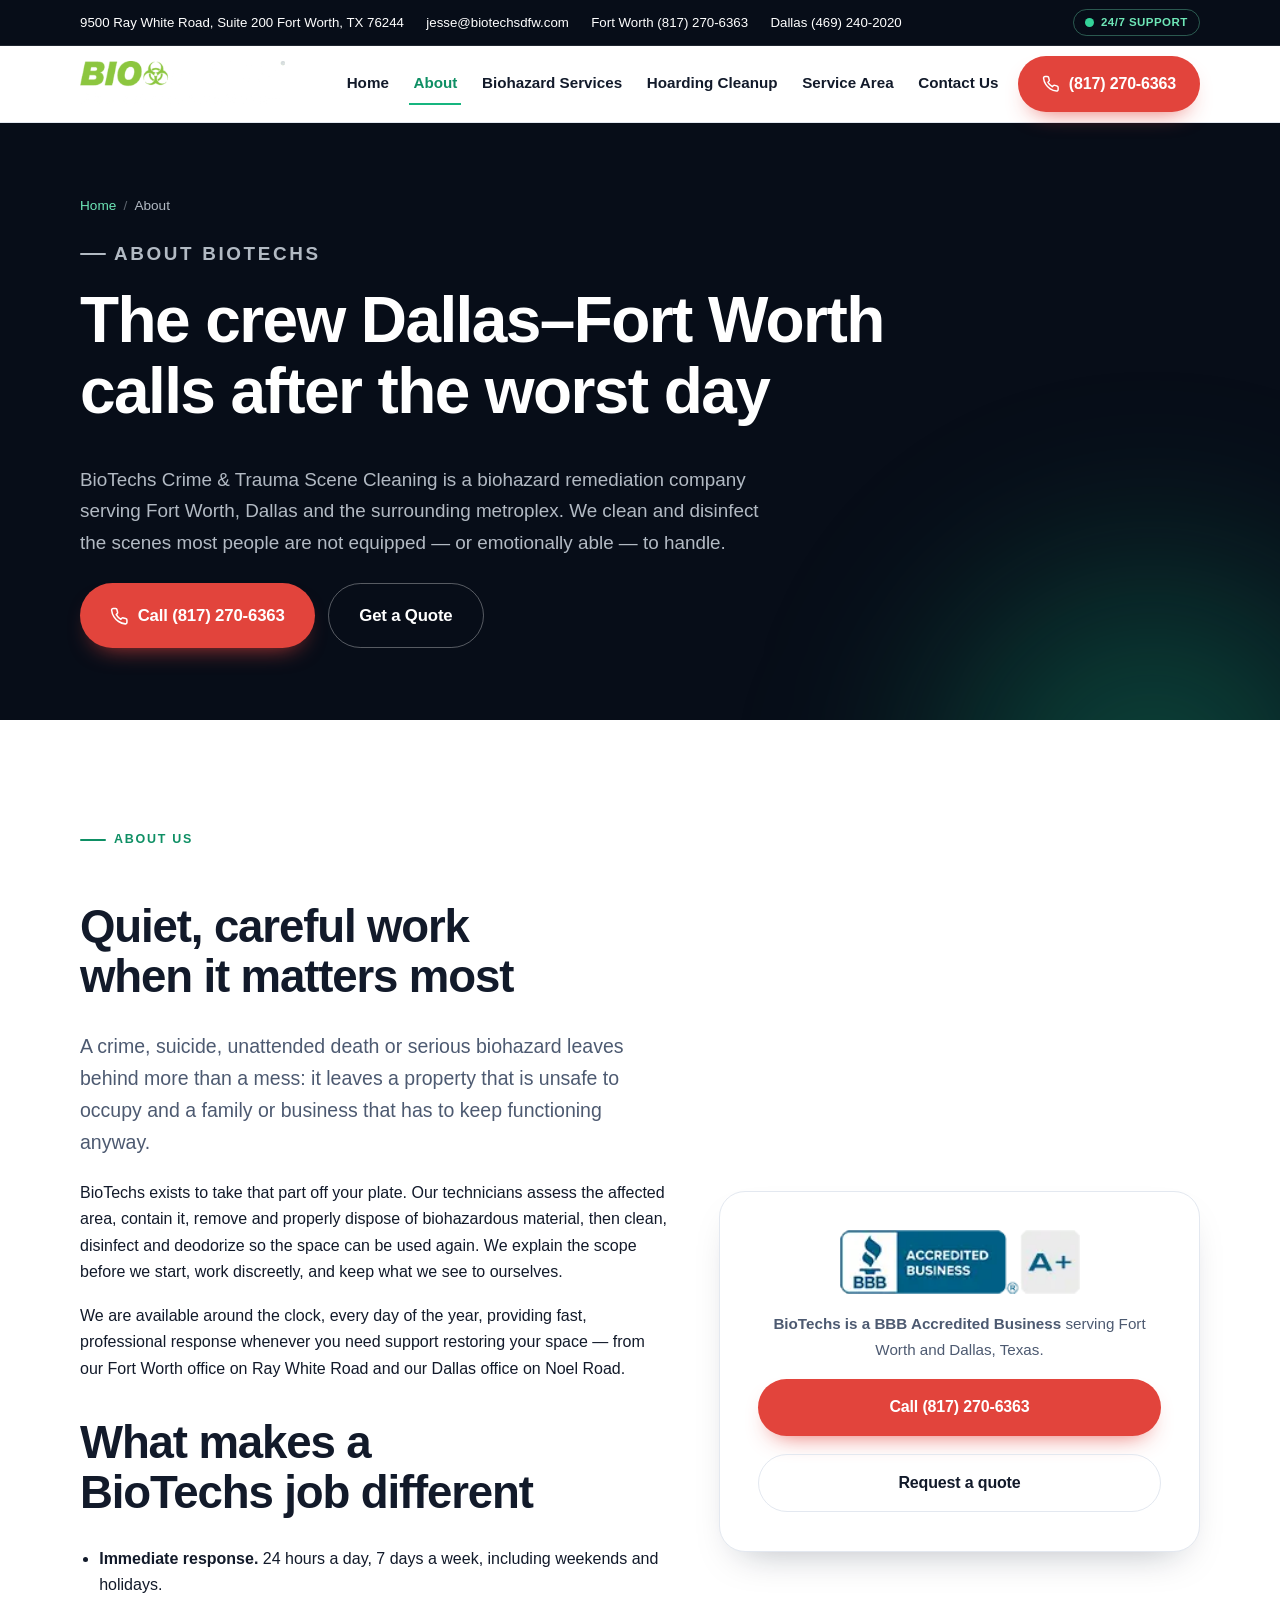
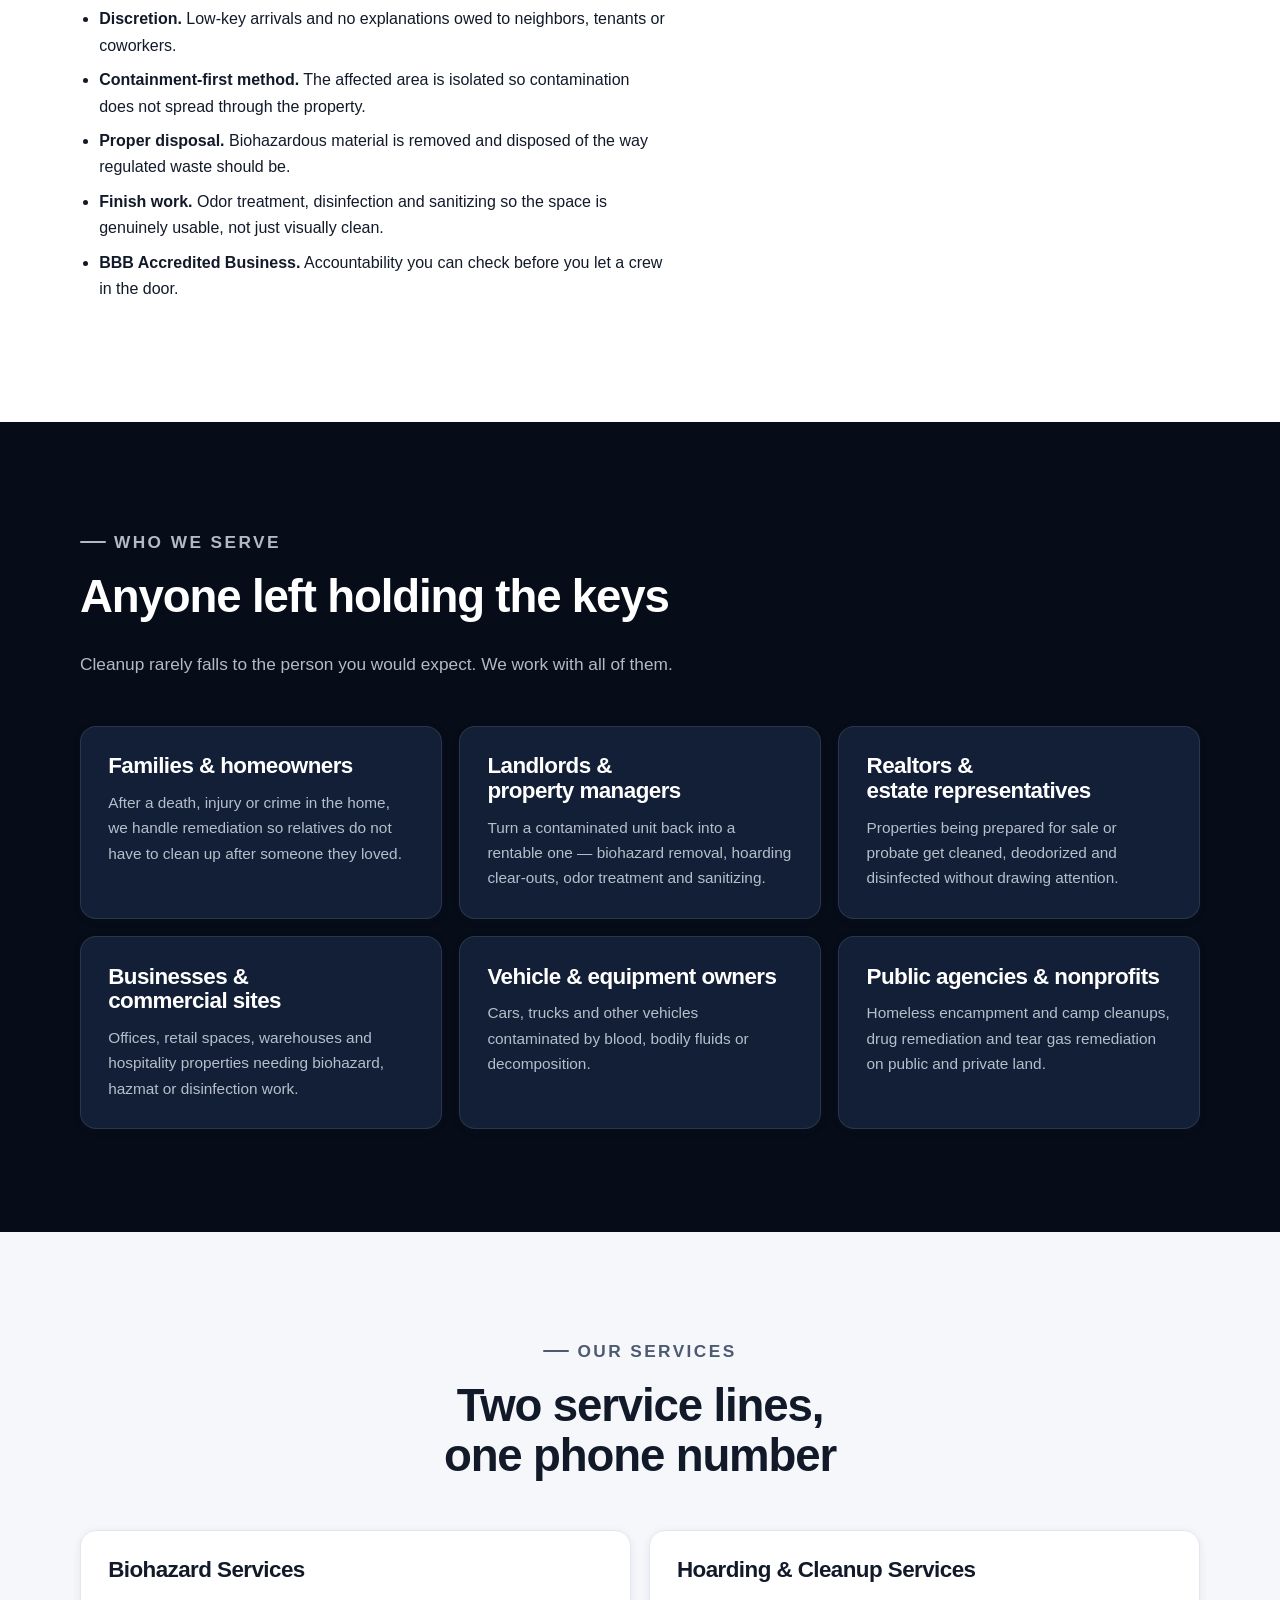
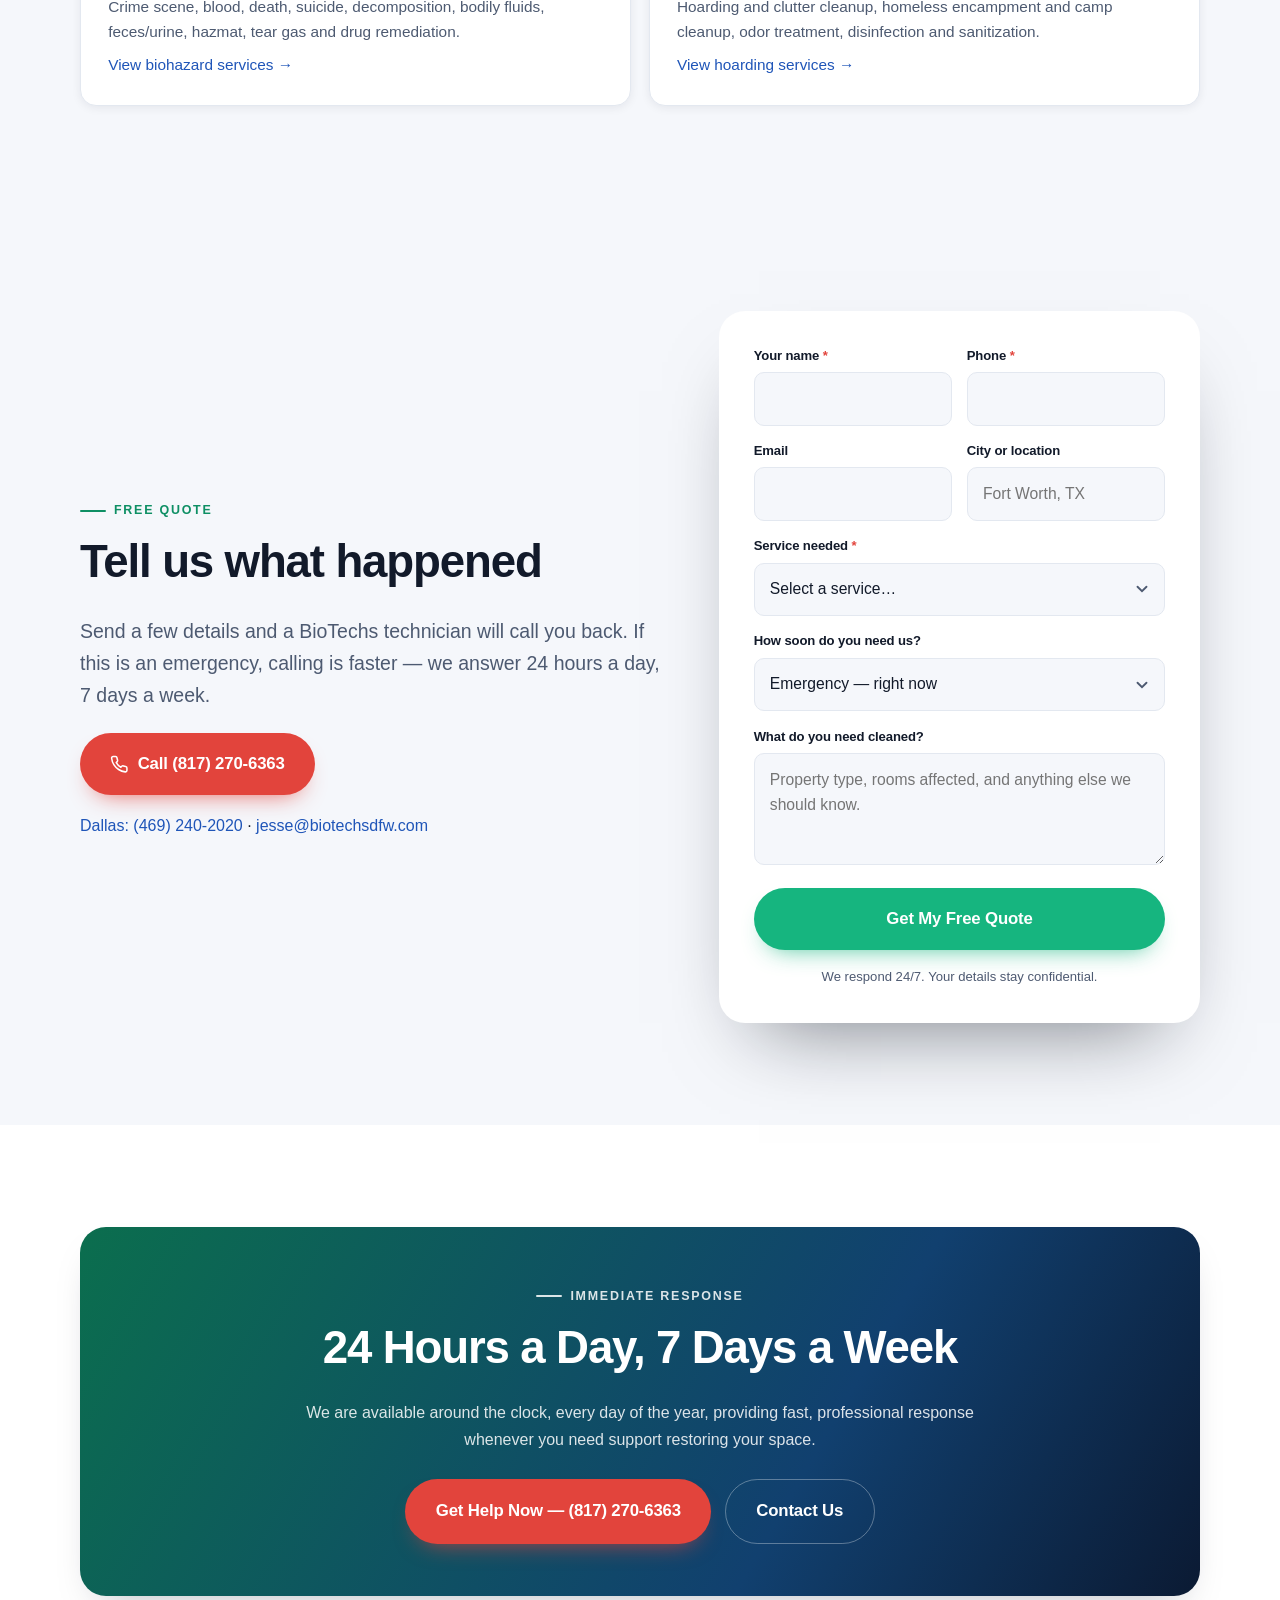
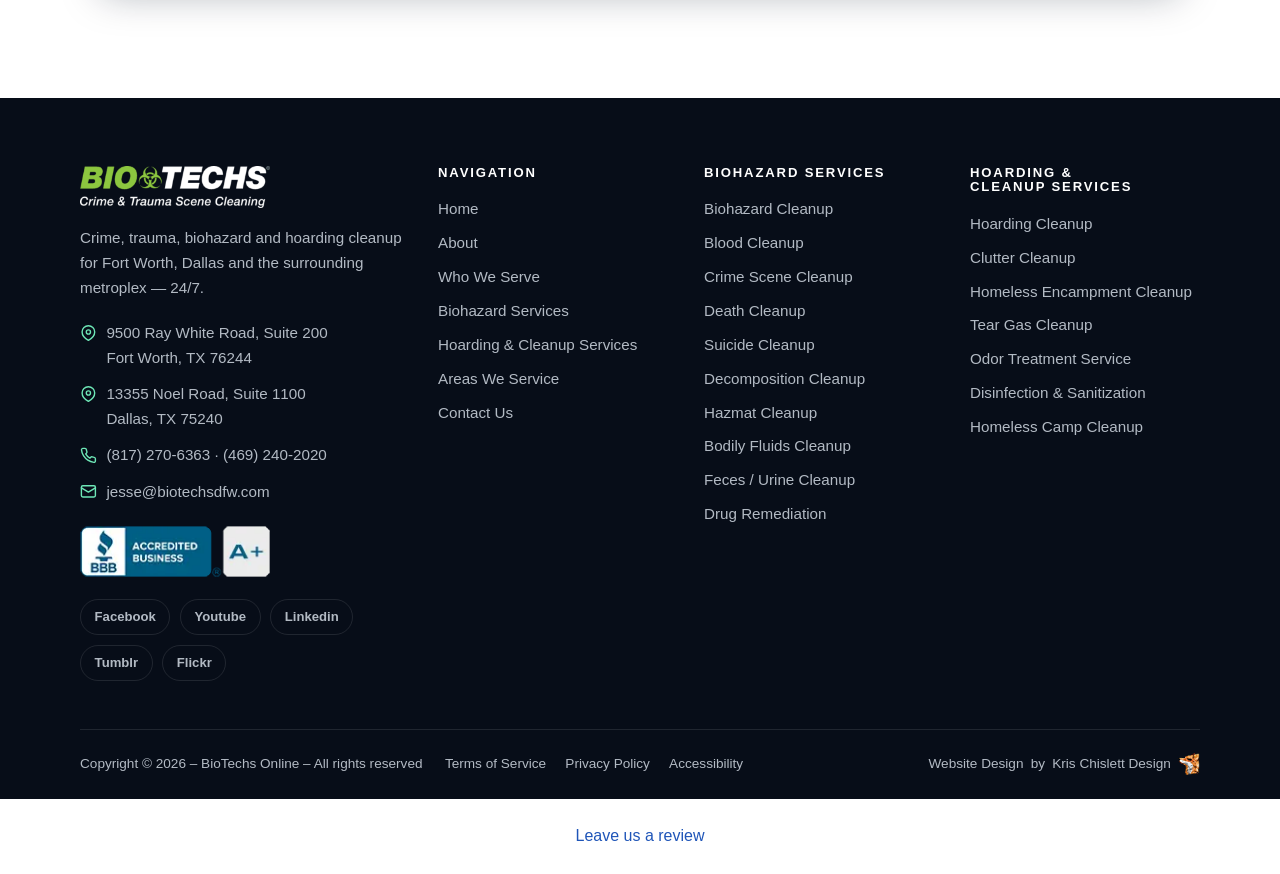
<file: about/index.html>
<!DOCTYPE html>
<html lang="en">
<head>
<meta charset="utf-8">
<meta name="viewport" content="width=device-width, initial-scale=1">
<title>About BioTechs Crime &amp; Trauma Scene Cleaning | Fort Worth, TX</title>
<meta name="description" content="Learn about BioTechs Crime &amp; Trauma Scene Cleaning — a BBB Accredited biohazard and trauma remediation company serving Fort Worth, Dallas and the DFW metroplex 24/7.">
<meta name="robots" content="index, follow">
<meta name="theme-color" content="#070d18">
<link rel="canonical" href="/about/">
<meta property="og:type" content="website">
<meta property="og:site_name" content="BioTechs Crime &amp; Trauma Scene Cleaning">
<meta property="og:title" content="About BioTechs Crime &amp; Trauma Scene Cleaning | Fort Worth, TX">
<meta property="og:description" content="Learn about BioTechs Crime &amp; Trauma Scene Cleaning — a BBB Accredited biohazard and trauma remediation company serving Fort Worth, Dallas and the DFW metroplex 24/7.">
<meta property="og:image" content="/images/source/00-biotechs-logo-1024x225-png.webp">
<meta name="twitter:card" content="summary_large_image">
<link rel="icon" href="/favicon.svg" type="image/svg+xml">
<link rel="apple-touch-icon" href="/favicon.svg">
<link rel="stylesheet" href="/assets/css/styles.css">
</head>
<body>
<a class="skip-link" href="#content">Skip to content</a>

<div class="topbar">
  <div class="wrap topbar__inner">
    <span class="topbar__item topbar__hide-sm">
      <a href="https://maps.app.goo.gl/574pvaTT7n1JZKF98" target="_blank" rel="noopener">9500 Ray White Road, Suite 200 Fort Worth, TX 76244</a>
    </span>
    <span class="topbar__item topbar__hide-sm">
      <a href="mailto:jesse@biotechsdfw.com">jesse@biotechsdfw.com</a>
    </span>
    <span class="topbar__item"><a href="tel:+18172706363">Fort Worth (817) 270-6363</a></span>
    <span class="topbar__item topbar__hide-sm"><a href="tel:+14692402020">Dallas (469) 240-2020</a></span>
    <span class="topbar__badge"><span class="pulse-dot" aria-hidden="true"></span> 24/7 Support</span>
  </div>
</div>

<header class="header">
  <div class="wrap header__inner">
    <a class="logo" href="/" aria-label="BioTechs Crime &amp; Trauma Scene Cleaning — home">
      <img src="/images/source/00-biotechs-logo-1024x225-png.webp"
           srcset="/images/source/01-biotechs-logo-300x66-png.webp 300w,
                   /images/source/02-biotechs-logo-768x169-png.webp 768w,
                   /images/source/00-biotechs-logo-1024x225-png.webp 1024w"
           sizes="205px"
           width="1024" height="225"
           alt="BioTechs Logo featuring stylized green and blue elements symbolizing biotechnology innovation and growth.">
    </a>

    <button class="nav-toggle" type="button" aria-expanded="false" aria-controls="primary-nav">
      <span class="nav-toggle__bars" aria-hidden="true"></span> Menu
    </button>

    <nav class="nav" id="primary-nav" aria-label="Primary">
      <ul class="nav__list">
        <li><a class="nav__link" href="/">Home</a></li>
        <li><a class="nav__link" href="/about/" aria-current="page">About</a></li>
        <li><a class="nav__link" href="/biohazard-cleanup-services/">Biohazard Services</a></li>
        <li><a class="nav__link" href="/hoarding-cleanup/">Hoarding Cleanup</a></li>
        <li><a class="nav__link" href="/areas-served/">Service Area</a></li>
        <li><a class="nav__link" href="/contact-us/">Contact Us</a></li>
        <li class="nav__cta-mobile"><a class="btn btn--call btn--block" href="tel:+18172706363">Call (817) 270-6363</a></li>
      </ul>
    </nav>

    <a class="btn btn--call header__cta" href="tel:+18172706363">
      <svg viewBox="0 0 24 24" fill="none" stroke="currentColor" stroke-width="2" stroke-linecap="round" stroke-linejoin="round" aria-hidden="true"><path d="M22 16.92v3a2 2 0 0 1-2.18 2 19.79 19.79 0 0 1-8.63-3.07 19.5 19.5 0 0 1-6-6A19.79 19.79 0 0 1 2.12 4.18A2 2 0 0 1 4.11 2h3a2 2 0 0 1 2 1.72 12.84 12.84 0 0 0 .7 2.81 2 2 0 0 1-.45 2.11L8.09 9.91a16 16 0 0 0 6 6l1.27-1.27a2 2 0 0 1 2.11-.45 12.84 12.84 0 0 0 2.81.7A2 2 0 0 1 22 16.92z"/></svg>
      (817) 270-6363
    </a>
  </div>
</header>

<main id="content">

  <!-- =========================================================== page hero -->
  <section class="page-hero">
    <div class="wrap">
      <ul class="breadcrumb">
        <li><a href="/">Home</a></li>
        <li>About</li>
      </ul>
      <p class="eyebrow eyebrow--invert">About BioTechs</p>
      <h1>The crew Dallas&ndash;Fort Worth calls after the worst day</h1>
      <p>BioTechs Crime &amp; Trauma Scene Cleaning is a biohazard remediation company serving Fort Worth, Dallas and the surrounding metroplex. We clean and disinfect the scenes most people are not equipped &mdash; or emotionally able &mdash; to handle.</p>
      <div class="page-hero__actions">
        <a class="btn btn--call btn--lg" href="tel:+18172706363"><svg viewBox="0 0 24 24" fill="none" stroke="currentColor" stroke-width="2" stroke-linecap="round" stroke-linejoin="round" aria-hidden="true"><path d="M22 16.92v3a2 2 0 0 1-2.18 2 19.79 19.79 0 0 1-8.63-3.07 19.5 19.5 0 0 1-6-6A19.79 19.79 0 0 1 2.12 4.18A2 2 0 0 1 4.11 2h3a2 2 0 0 1 2 1.72 12.84 12.84 0 0 0 .7 2.81 2 2 0 0 1-.45 2.11L8.09 9.91a16 16 0 0 0 6 6l1.27-1.27a2 2 0 0 1 2.11-.45 12.84 12.84 0 0 0 2.81.7A2 2 0 0 1 22 16.92z"/></svg> Call (817) 270-6363</a>
        <a class="btn btn--ghost btn--lg" href="#quote">Get a Quote</a>
      </div>
    </div>
  </section>
  <!-- ============================================================== about -->
  <section class="section">
    <div class="wrap split">
      <div class="prose reveal">
        <p class="eyebrow">About us</p>
        <h2>Quiet, careful work when it matters most</h2>
        <p class="lede">
          A crime, suicide, unattended death or serious biohazard leaves behind more
          than a mess: it leaves a property that is unsafe to occupy and a family or
          business that has to keep functioning anyway.
        </p>
        <p>
          BioTechs exists to take that part off your plate. Our technicians assess the
          affected area, contain it, remove and properly dispose of biohazardous
          material, then clean, disinfect and deodorize so the space can be used again.
          We explain the scope before we start, work discreetly, and keep what we see
          to ourselves.
        </p>
        <p>
          We are available around the clock, every day of the year, providing fast,
          professional response whenever you need support restoring your space &mdash; from
          our Fort Worth office on Ray White Road and our Dallas office on Noel Road.
        </p>

        <h2>What makes a BioTechs job different</h2>
        <ul>
          <li><strong>Immediate response.</strong> 24 hours a day, 7 days a week, including weekends and holidays.</li>
          <li><strong>Discretion.</strong> Low-key arrivals and no explanations owed to neighbors, tenants or coworkers.</li>
          <li><strong>Containment-first method.</strong> The affected area is isolated so contamination does not spread through the property.</li>
          <li><strong>Proper disposal.</strong> Biohazardous material is removed and disposed of the way regulated waste should be.</li>
          <li><strong>Finish work.</strong> Odor treatment, disinfection and sanitizing so the space is genuinely usable, not just visually clean.</li>
          <li><strong>BBB Accredited Business.</strong> Accountability you can check before you let a crew in the door.</li>
        </ul>
      </div>

      <div class="badge-panel reveal">
        <img src="/images/source/05-bbb-accredit-business-badge.webp" width="300" height="113" loading="lazy"
             alt="BBB Accredited Business badge with blue and white colors, symbolizing trust and credibility for businesses.">
        <p><strong>BioTechs is a BBB Accredited Business</strong> serving Fort Worth and Dallas, Texas.</p>
        <a class="btn btn--call btn--block" href="tel:+18172706363">Call (817) 270-6363</a>
        <a class="btn btn--ghost-dark btn--block" href="#quote">Request a quote</a>
      </div>
    </div>
  </section>

  <!-- ======================================================== who we serve -->
  <section class="section section--dark" id="who-we-serve" aria-labelledby="serve-title">
    <div class="wrap">
      <div class="section-head reveal">
        <p class="eyebrow eyebrow--invert">Who we serve</p>
        <h2 id="serve-title">Anyone left holding the keys</h2>
        <p>Cleanup rarely falls to the person you would expect. We work with all of them.</p>
      </div>

      <div class="cards cards--3">
        <article class="card card--dark reveal">
          <h3>Families &amp; homeowners</h3>
          <p>After a death, injury or crime in the home, we handle remediation so relatives do not have to clean up after someone they loved.</p>
        </article>
        <article class="card card--dark reveal">
          <h3>Landlords &amp; property managers</h3>
          <p>Turn a contaminated unit back into a rentable one &mdash; biohazard removal, hoarding clear-outs, odor treatment and sanitizing.</p>
        </article>
        <article class="card card--dark reveal">
          <h3>Realtors &amp; estate representatives</h3>
          <p>Properties being prepared for sale or probate get cleaned, deodorized and disinfected without drawing attention.</p>
        </article>
        <article class="card card--dark reveal">
          <h3>Businesses &amp; commercial sites</h3>
          <p>Offices, retail spaces, warehouses and hospitality properties needing biohazard, hazmat or disinfection work.</p>
        </article>
        <article class="card card--dark reveal">
          <h3>Vehicle &amp; equipment owners</h3>
          <p>Cars, trucks and other vehicles contaminated by blood, bodily fluids or decomposition.</p>
        </article>
        <article class="card card--dark reveal">
          <h3>Public agencies &amp; nonprofits</h3>
          <p>Homeless encampment and camp cleanups, drug remediation and tear gas remediation on public and private land.</p>
        </article>
      </div>
    </div>
  </section>

  <!-- ============================================================ services -->
  <section class="section section--paper" aria-labelledby="svc-title">
    <div class="wrap">
      <div class="section-head is-centered reveal">
        <p class="eyebrow">Our services</p>
        <h2 id="svc-title">Two service lines, one phone number</h2>
      </div>
      <div class="cards">
        <article class="card reveal">
          <h3>Biohazard Services</h3>
          <p>Crime scene, blood, death, suicide, decomposition, bodily fluids, feces/urine, hazmat, tear gas and drug remediation.</p>
          <p><a href="/biohazard-cleanup-services/">View biohazard services &rarr;</a></p>
        </article>
        <article class="card reveal">
          <h3>Hoarding &amp; Cleanup Services</h3>
          <p>Hoarding and clutter cleanup, homeless encampment and camp cleanup, odor treatment, disinfection and sanitization.</p>
          <p><a href="/hoarding-cleanup/">View hoarding services &rarr;</a></p>
        </article>
      </div>
    </div>
  </section>

  <!-- ============================================================== quote -->
  <section class="section section--paper" id="quote" aria-labelledby="quote-title">
    <div class="wrap split">
      <div class="reveal">
        <p class="eyebrow">Free quote</p>
        <h2 id="quote-title">Tell us what happened</h2>
        <p class="lede">
          Send a few details and a BioTechs technician will call you back. If this is
          an emergency, calling is faster &mdash; we answer 24 hours a day, 7 days a week.
        </p>
        <p>
          <a class="btn btn--call btn--lg" href="tel:+18172706363"><svg viewBox="0 0 24 24" fill="none" stroke="currentColor" stroke-width="2" stroke-linecap="round" stroke-linejoin="round" aria-hidden="true"><path d="M22 16.92v3a2 2 0 0 1-2.18 2 19.79 19.79 0 0 1-8.63-3.07 19.5 19.5 0 0 1-6-6A19.79 19.79 0 0 1 2.12 4.18A2 2 0 0 1 4.11 2h3a2 2 0 0 1 2 1.72 12.84 12.84 0 0 0 .7 2.81 2 2 0 0 1-.45 2.11L8.09 9.91a16 16 0 0 0 6 6l1.27-1.27a2 2 0 0 1 2.11-.45 12.84 12.84 0 0 0 2.81.7A2 2 0 0 1 22 16.92z"/></svg> Call (817) 270-6363</a>
        </p>
        <p><a href="tel:+14692402020">Dallas: (469) 240-2020</a> &middot; <a href="mailto:jesse@biotechsdfw.com">jesse@biotechsdfw.com</a></p>
      </div>

      <div class="quote-card reveal">
        <p class="form-status" id="quote-status" hidden></p>

        <form method="POST"
              action="https://vision.leadrai.com/api/forms/27e10beb5635736ba86fe5668b1bdff4"
              data-leadr
              data-status="quote-status"
              class="form-grid form-grid--2">
          <input type="hidden" name="_form" value="Quote request">
          <input type="hidden" name="_page" value="">
          <input type="text" name="_gotcha" tabindex="-1" autocomplete="off" style="display:none">

          <div class="field">
            <label for="ab-name">Your name <span class="req" aria-hidden="true">*</span></label>
            <input id="ab-name" type="text" name="name" autocomplete="name" required>
          </div>

          <div class="field">
            <label for="ab-phone">Phone <span class="req" aria-hidden="true">*</span></label>
            <input id="ab-phone" type="tel" name="phone" autocomplete="tel" required>
          </div>

          <div class="field">
            <label for="ab-email">Email</label>
            <input id="ab-email" type="email" name="email" autocomplete="email">
          </div>

          <div class="field">
            <label for="ab-city">City or location</label>
            <input id="ab-city" type="text" name="Location" placeholder="Fort Worth, TX">
          </div>

          <div class="field field--full">
            <label for="ab-service">Service needed <span class="req" aria-hidden="true">*</span></label>
            <select id="ab-service" name="Service needed" required>
              <option value="">Select a service&hellip;</option>
              <option>Crime Scene Cleanup</option>
              <option>Blood Cleanup</option>
              <option>Death Cleanup</option>
              <option>Suicide Cleanup</option>
              <option>Decomposition Cleanup</option>
              <option>Biohazard Cleanup</option>
              <option>Bodily Fluids Cleanup</option>
              <option>Feces / Urine Cleanup</option>
              <option>Hazmat Cleanup</option>
              <option>Drug Remediation</option>
              <option>Tear Gas Cleanup</option>
              <option>Hoarding Cleanup</option>
              <option>Clutter Cleanup</option>
              <option>Homeless Encampment Cleanup</option>
              <option>Odor Treatment Service</option>
              <option>Disinfection &amp; Sanitization</option>
              <option>Something else</option>
            </select>
          </div>

          <div class="field field--full">
            <label for="ab-urgency">How soon do you need us?</label>
            <select id="ab-urgency" name="Urgency">
              <option>Emergency &mdash; right now</option>
              <option>Today</option>
              <option>Within 48 hours</option>
              <option>Planning ahead</option>
            </select>
          </div>

          <div class="field field--full">
            <label for="ab-details">What do you need cleaned?</label>
            <textarea id="ab-details" name="Details" placeholder="Property type, rooms affected, and anything else we should know."></textarea>
          </div>

          <div class="field field--full">
            <button class="btn btn--block btn--lg" type="submit">Get My Free Quote</button>
          </div>
        </form>
        <p class="quote-card__note">We respond 24/7. Your details stay confidential.</p>
      </div>
    </div>
  </section>
  <!-- ============================================================ cta band -->
  <section class="section">
    <div class="wrap">
      <div class="cta-band reveal">
        <p class="eyebrow eyebrow--invert" style="justify-content:center">Immediate response</p>
        <h2>24 Hours a Day, 7 Days a Week</h2>
        <p>
          We are available around the clock, every day of the year, providing fast,
          professional response whenever you need support restoring your space.
        </p>
        <div class="cta-band__actions">
          <a class="btn btn--call btn--lg" href="tel:+18172706363">Get Help Now &mdash; (817) 270-6363</a>
          <a class="btn btn--ghost btn--lg" href="/contact-us/">Contact Us</a>
        </div>
      </div>
    </div>
  </section>

</main>

<footer class="footer">
  <div class="wrap">
    <div class="footer__grid">
      <div class="footer__brand">
        <img src="/images/source/00-biotechs-logo-1024x225-png.webp"
             srcset="/images/source/01-biotechs-logo-300x66-png.webp 300w,
                     /images/source/02-biotechs-logo-768x169-png.webp 768w,
                     /images/source/00-biotechs-logo-1024x225-png.webp 1024w"
             sizes="190px" width="1024" height="225" loading="lazy"
             alt="BioTechs Logo featuring stylized green and blue elements symbolizing biotechnology innovation and growth.">
        <p>Crime, trauma, biohazard and hoarding cleanup for Fort Worth, Dallas and the surrounding metroplex — 24/7.</p>

        <ul class="footer__contact">
          <li>
            <svg viewBox="0 0 24 24" fill="none" stroke="currentColor" stroke-width="2" stroke-linecap="round" stroke-linejoin="round" aria-hidden="true"><path d="M21 10c0 7-9 12-9 12s-9-5-9-12a9 9 0 0 1 18 0z"/><circle cx="12" cy="10" r="3"/></svg>
            <a href="https://maps.app.goo.gl/574pvaTT7n1JZKF98" target="_blank" rel="noopener">9500 Ray White Road, Suite 200<br>Fort Worth, TX 76244</a>
          </li>
          <li>
            <svg viewBox="0 0 24 24" fill="none" stroke="currentColor" stroke-width="2" stroke-linecap="round" stroke-linejoin="round" aria-hidden="true"><path d="M21 10c0 7-9 12-9 12s-9-5-9-12a9 9 0 0 1 18 0z"/><circle cx="12" cy="10" r="3"/></svg>
            <a href="https://maps.app.goo.gl/K51b7zrCyugf8hHr6" target="_blank" rel="noopener">13355 Noel Road, Suite 1100<br>Dallas, TX 75240</a>
          </li>
          <li>
            <svg viewBox="0 0 24 24" fill="none" stroke="currentColor" stroke-width="2" stroke-linecap="round" stroke-linejoin="round" aria-hidden="true"><path d="M22 16.92v3a2 2 0 0 1-2.18 2 19.79 19.79 0 0 1-8.63-3.07 19.5 19.5 0 0 1-6-6A19.79 19.79 0 0 1 2.12 4.18A2 2 0 0 1 4.11 2h3a2 2 0 0 1 2 1.72 12.84 12.84 0 0 0 .7 2.81 2 2 0 0 1-.45 2.11L8.09 9.91a16 16 0 0 0 6 6l1.27-1.27a2 2 0 0 1 2.11-.45 12.84 12.84 0 0 0 2.81.7A2 2 0 0 1 22 16.92z"/></svg>
            <span><a href="tel:+18172706363">(817) 270-6363</a> · <a href="tel:+14692402020">(469) 240-2020</a></span>
          </li>
          <li>
            <svg viewBox="0 0 24 24" fill="none" stroke="currentColor" stroke-width="2" stroke-linecap="round" stroke-linejoin="round" aria-hidden="true"><rect x="2" y="4" width="20" height="16" rx="2"/><path d="m2 7 10 6 10-6"/></svg>
            <a href="mailto:jesse@biotechsdfw.com">jesse@biotechsdfw.com</a>
          </li>
        </ul>

        <img class="footer__bbb" src="/images/source/05-bbb-accredit-business-badge.webp"
             width="300" height="113" loading="lazy"
             alt="BBB Accredited Business badge with blue and white colors, symbolizing trust and credibility for businesses.">

        <ul class="social">
          <li><a href="https://www.facebook.com/biotechsdfw" target="_blank" rel="noopener">Facebook</a></li>
          <li><a href="https://www.youtube.com/channel/UCbZPOLAiQCIJ4dVJfCCXYgQ" target="_blank" rel="noopener">Youtube</a></li>
          <li><a href="https://www.linkedin.com/company/biotechsdfwcrime/" target="_blank" rel="noopener">Linkedin</a></li>
          <li><a href="https://www.tumblr.com/crime-scene-cleanup-dallas" target="_blank" rel="noopener">Tumblr</a></li>
          <li><a href="https://www.flickr.com/people/190534095@N06/" target="_blank" rel="noopener">Flickr</a></li>
        </ul>
      </div>

      <div>
        <h2>Navigation</h2>
        <ul class="footer__list">
          <li><a href="/">Home</a></li>
          <li><a href="/about/">About</a></li>
          <li><a href="/about/#who-we-serve">Who We Serve</a></li>
          <li><a href="/biohazard-cleanup-services/">Biohazard Services</a></li>
          <li><a href="/hoarding-cleanup/">Hoarding &amp; Cleanup Services</a></li>
          <li><a href="/areas-served/">Areas We Service</a></li>
          <li><a href="/contact-us/">Contact Us</a></li>
        </ul>
      </div>

      <div>
        <h3>Biohazard Services</h3>
        <ul class="footer__list">
          <li><a href="/biohazard-cleanup-services/#biohazard-cleanup">Biohazard Cleanup</a></li>
          <li><a href="/biohazard-cleanup-services/#blood-cleanup">Blood Cleanup</a></li>
          <li><a href="/biohazard-cleanup-services/#crime-scene-cleanup">Crime Scene Cleanup</a></li>
          <li><a href="/biohazard-cleanup-services/#death-cleanup">Death Cleanup</a></li>
          <li><a href="/biohazard-cleanup-services/#suicide-cleanup">Suicide Cleanup</a></li>
          <li><a href="/biohazard-cleanup-services/#decomposition-cleanup">Decomposition Cleanup</a></li>
          <li><a href="/biohazard-cleanup-services/#hazmat-cleanup">Hazmat Cleanup</a></li>
          <li><a href="/biohazard-cleanup-services/#bodily-fluids-cleanup">Bodily Fluids Cleanup</a></li>
          <li><a href="/biohazard-cleanup-services/#feces-urine-cleanup">Feces / Urine Cleanup</a></li>
          <li><a href="/biohazard-cleanup-services/#drug-remediation">Drug Remediation</a></li>
        </ul>
      </div>

      <div>
        <h3>Hoarding &amp; Cleanup Services</h3>
        <ul class="footer__list">
          <li><a href="/hoarding-cleanup/#hoarding-cleanup">Hoarding Cleanup</a></li>
          <li><a href="/hoarding-cleanup/#clutter-cleanup">Clutter Cleanup</a></li>
          <li><a href="/hoarding-cleanup/#homeless-encampment-cleanup">Homeless Encampment Cleanup</a></li>
          <li><a href="/hoarding-cleanup/#tear-gas-cleanup">Tear Gas Cleanup</a></li>
          <li><a href="/hoarding-cleanup/#odor-treatment-service">Odor Treatment Service</a></li>
          <li><a href="/hoarding-cleanup/#disinfection-sanitization">Disinfection &amp; Sanitization</a></li>
          <li><a href="/hoarding-cleanup/#homeless-camp-cleanup">Homeless Camp Cleanup</a></li>
        </ul>
      </div>
    </div>

    <div class="footer__bottom">
      <span>Copyright © <span id="year">2026</span> – BioTechs Online – All rights reserved</span>
      <ul class="footer__legal">
        <li><a href="/terms-of-service/">Terms of Service</a></li>
        <li><a href="/privacy-policy/">Privacy Policy</a></li>
        <li><a href="/accessibility-statement/">Accessibility</a></li>
      </ul>
      <span class="footer__credit">
        <a href="https://www.krischislett.com/" target="_blank" rel="noopener">Website Design</a> by
        <a href="https://www.krischislett.com/" target="_blank" rel="noopener">Kris Chislett Design</a>
        <img src="/images/source/06-fox-color.png" width="22" height="22" loading="lazy" alt="Kris Chislett Design logo">
      </span>
    </div>
  </div>
</footer>

<div class="callbar">
  <a class="btn btn--call" href="tel:+18172706363">Call 24/7</a>
  <a class="btn" href="#quote">Get a Quote</a>
</div>

<script src="/assets/js/main.js" defer></script>
<p data-lv-review="1" style="text-align:center;margin:24px 0"><a href="/review">Leave us a review</a></p>
<script defer src="https://static.cloudflareinsights.com/beacon.min.js" data-cf-beacon='{"token": "0a932598fc5b4cc9baf156d875620bd1"}'></script>
<script defer data-lv-track src="https://vision.leadrai.com/api/forms/27e10beb5635736ba86fe5668b1bdff4/t.js"></script>
</body>
</html>
</file>
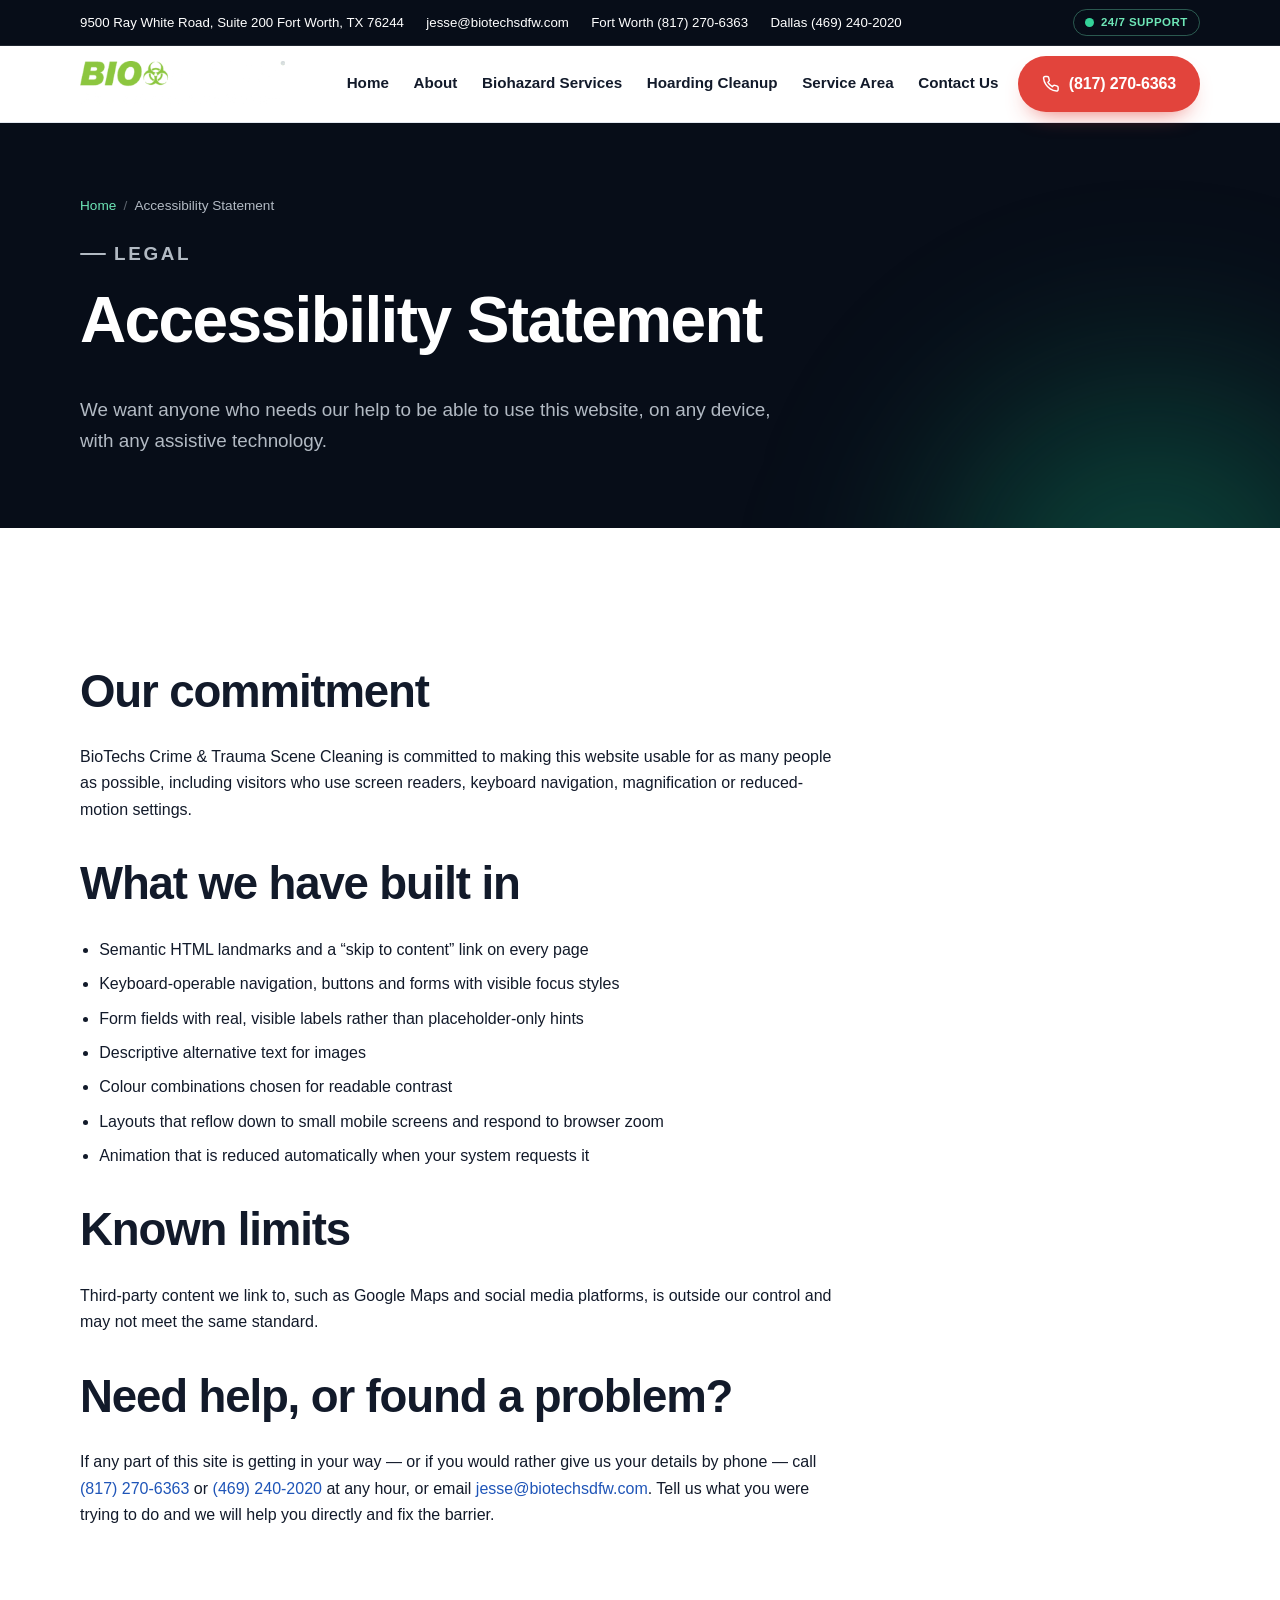
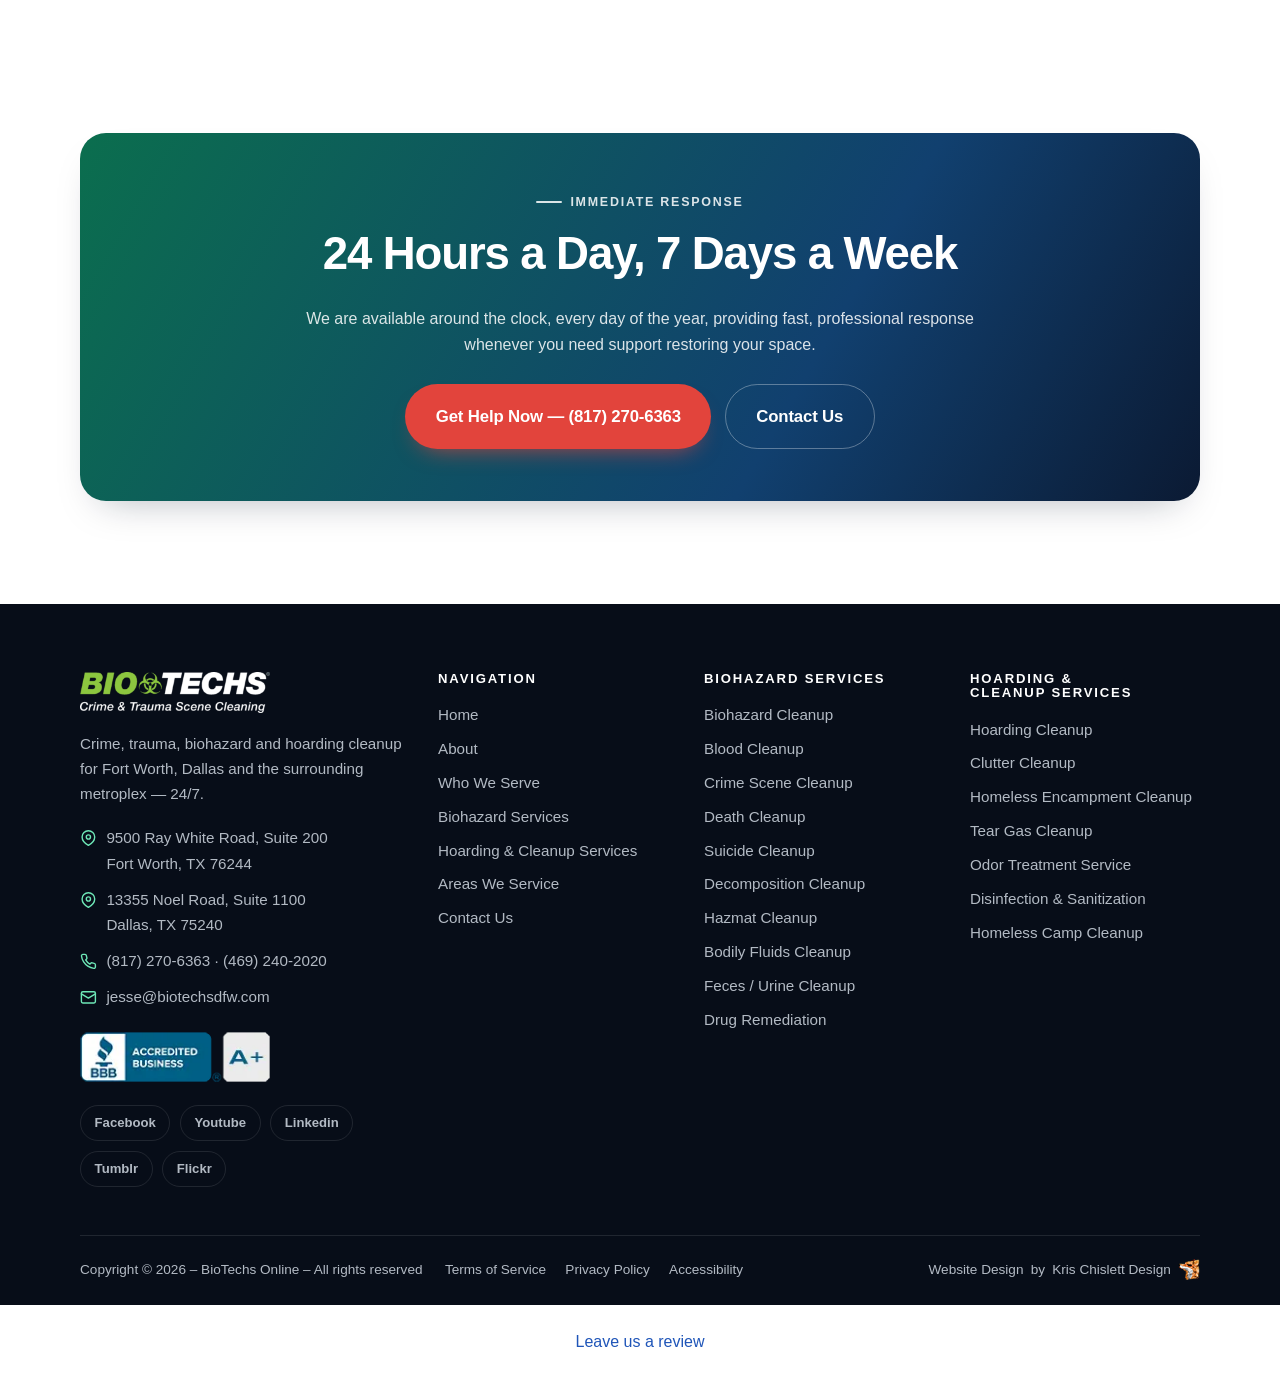
<file: accessibility-statement/index.html>
<!DOCTYPE html>
<html lang="en">
<head>
<meta charset="utf-8">
<meta name="viewport" content="width=device-width, initial-scale=1">
<title>Accessibility Statement | BioTechs Crime &amp; Trauma Scene Cleaning</title>
<meta name="description" content="Accessibility statement for the BioTechs Crime & Trauma Scene Cleaning website, including the accessibility features we build in and how to report a barrier.">
<meta name="robots" content="index, follow">
<meta name="theme-color" content="#070d18">
<link rel="canonical" href="/accessibility-statement/">
<meta property="og:type" content="website">
<meta property="og:site_name" content="BioTechs Crime &amp; Trauma Scene Cleaning">
<meta property="og:title" content="Accessibility Statement | BioTechs Crime &amp; Trauma Scene Cleaning">
<meta property="og:description" content="Accessibility statement for the BioTechs Crime & Trauma Scene Cleaning website, including the accessibility features we build in and how to report a barrier.">
<meta property="og:image" content="/images/source/00-biotechs-logo-1024x225-png.webp">
<meta name="twitter:card" content="summary_large_image">
<link rel="icon" href="/favicon.svg" type="image/svg+xml">
<link rel="apple-touch-icon" href="/favicon.svg">
<link rel="stylesheet" href="/assets/css/styles.css">
</head>
<body>
<a class="skip-link" href="#content">Skip to content</a>

<div class="topbar">
  <div class="wrap topbar__inner">
    <span class="topbar__item topbar__hide-sm">
      <a href="https://maps.app.goo.gl/574pvaTT7n1JZKF98" target="_blank" rel="noopener">9500 Ray White Road, Suite 200 Fort Worth, TX 76244</a>
    </span>
    <span class="topbar__item topbar__hide-sm">
      <a href="mailto:jesse@biotechsdfw.com">jesse@biotechsdfw.com</a>
    </span>
    <span class="topbar__item"><a href="tel:+18172706363">Fort Worth (817) 270-6363</a></span>
    <span class="topbar__item topbar__hide-sm"><a href="tel:+14692402020">Dallas (469) 240-2020</a></span>
    <span class="topbar__badge"><span class="pulse-dot" aria-hidden="true"></span> 24/7 Support</span>
  </div>
</div>

<header class="header">
  <div class="wrap header__inner">
    <a class="logo" href="/" aria-label="BioTechs Crime &amp; Trauma Scene Cleaning — home">
      <img src="/images/source/00-biotechs-logo-1024x225-png.webp"
           srcset="/images/source/01-biotechs-logo-300x66-png.webp 300w,
                   /images/source/02-biotechs-logo-768x169-png.webp 768w,
                   /images/source/00-biotechs-logo-1024x225-png.webp 1024w"
           sizes="205px"
           width="1024" height="225"
           alt="BioTechs Logo featuring stylized green and blue elements symbolizing biotechnology innovation and growth.">
    </a>

    <button class="nav-toggle" type="button" aria-expanded="false" aria-controls="primary-nav">
      <span class="nav-toggle__bars" aria-hidden="true"></span> Menu
    </button>

    <nav class="nav" id="primary-nav" aria-label="Primary">
      <ul class="nav__list">
        <li><a class="nav__link" href="/">Home</a></li>
        <li><a class="nav__link" href="/about/">About</a></li>
        <li><a class="nav__link" href="/biohazard-cleanup-services/">Biohazard Services</a></li>
        <li><a class="nav__link" href="/hoarding-cleanup/">Hoarding Cleanup</a></li>
        <li><a class="nav__link" href="/areas-served/">Service Area</a></li>
        <li><a class="nav__link" href="/contact-us/">Contact Us</a></li>
        <li class="nav__cta-mobile"><a class="btn btn--call btn--block" href="tel:+18172706363">Call (817) 270-6363</a></li>
      </ul>
    </nav>

    <a class="btn btn--call header__cta" href="tel:+18172706363">
      <svg viewBox="0 0 24 24" fill="none" stroke="currentColor" stroke-width="2" stroke-linecap="round" stroke-linejoin="round" aria-hidden="true"><path d="M22 16.92v3a2 2 0 0 1-2.18 2 19.79 19.79 0 0 1-8.63-3.07 19.5 19.5 0 0 1-6-6A19.79 19.79 0 0 1 2.12 4.18A2 2 0 0 1 4.11 2h3a2 2 0 0 1 2 1.72 12.84 12.84 0 0 0 .7 2.81 2 2 0 0 1-.45 2.11L8.09 9.91a16 16 0 0 0 6 6l1.27-1.27a2 2 0 0 1 2.11-.45 12.84 12.84 0 0 0 2.81.7A2 2 0 0 1 22 16.92z"/></svg>
      (817) 270-6363
    </a>
  </div>
</header>

<main id="content">

  <!-- =========================================================== page hero -->
  <section class="page-hero">
    <div class="wrap">
      <ul class="breadcrumb">
        <li><a href="/">Home</a></li>
        <li>Accessibility Statement</li>
      </ul>
      <p class="eyebrow eyebrow--invert">Legal</p>
      <h1>Accessibility Statement</h1>
      <p>We want anyone who needs our help to be able to use this website, on any device, with any assistive technology.</p>
    </div>
  </section>
  <section class="section">
    <div class="wrap">
      <div class="prose reveal">
        <h2>Our commitment</h2>
        <p>
          BioTechs Crime &amp; Trauma Scene Cleaning is committed to making this website
          usable for as many people as possible, including visitors who use screen
          readers, keyboard navigation, magnification or reduced-motion settings.
        </p>

        <h2>What we have built in</h2>
        <ul>
          <li>Semantic HTML landmarks and a &ldquo;skip to content&rdquo; link on every page</li>
          <li>Keyboard-operable navigation, buttons and forms with visible focus styles</li>
          <li>Form fields with real, visible labels rather than placeholder-only hints</li>
          <li>Descriptive alternative text for images</li>
          <li>Colour combinations chosen for readable contrast</li>
          <li>Layouts that reflow down to small mobile screens and respond to browser zoom</li>
          <li>Animation that is reduced automatically when your system requests it</li>
        </ul>

        <h2>Known limits</h2>
        <p>
          Third-party content we link to, such as Google Maps and social media
          platforms, is outside our control and may not meet the same standard.
        </p>

        <h2>Need help, or found a problem?</h2>
        <p>
          If any part of this site is getting in your way &mdash; or if you would rather give
          us your details by phone &mdash; call <a href="tel:+18172706363">(817) 270-6363</a>
          or <a href="tel:+14692402020">(469) 240-2020</a> at any hour, or email
          <a href="mailto:jesse@biotechsdfw.com">jesse@biotechsdfw.com</a>. Tell us what
          you were trying to do and we will help you directly and fix the barrier.
        </p>
      </div>
    </div>
  </section>

  <!-- ============================================================ cta band -->
  <section class="section">
    <div class="wrap">
      <div class="cta-band reveal">
        <p class="eyebrow eyebrow--invert" style="justify-content:center">Immediate response</p>
        <h2>24 Hours a Day, 7 Days a Week</h2>
        <p>
          We are available around the clock, every day of the year, providing fast,
          professional response whenever you need support restoring your space.
        </p>
        <div class="cta-band__actions">
          <a class="btn btn--call btn--lg" href="tel:+18172706363">Get Help Now &mdash; (817) 270-6363</a>
          <a class="btn btn--ghost btn--lg" href="/contact-us/">Contact Us</a>
        </div>
      </div>
    </div>
  </section>

</main>

<footer class="footer">
  <div class="wrap">
    <div class="footer__grid">
      <div class="footer__brand">
        <img src="/images/source/00-biotechs-logo-1024x225-png.webp"
             srcset="/images/source/01-biotechs-logo-300x66-png.webp 300w,
                     /images/source/02-biotechs-logo-768x169-png.webp 768w,
                     /images/source/00-biotechs-logo-1024x225-png.webp 1024w"
             sizes="190px" width="1024" height="225" loading="lazy"
             alt="BioTechs Logo featuring stylized green and blue elements symbolizing biotechnology innovation and growth.">
        <p>Crime, trauma, biohazard and hoarding cleanup for Fort Worth, Dallas and the surrounding metroplex — 24/7.</p>

        <ul class="footer__contact">
          <li>
            <svg viewBox="0 0 24 24" fill="none" stroke="currentColor" stroke-width="2" stroke-linecap="round" stroke-linejoin="round" aria-hidden="true"><path d="M21 10c0 7-9 12-9 12s-9-5-9-12a9 9 0 0 1 18 0z"/><circle cx="12" cy="10" r="3"/></svg>
            <a href="https://maps.app.goo.gl/574pvaTT7n1JZKF98" target="_blank" rel="noopener">9500 Ray White Road, Suite 200<br>Fort Worth, TX 76244</a>
          </li>
          <li>
            <svg viewBox="0 0 24 24" fill="none" stroke="currentColor" stroke-width="2" stroke-linecap="round" stroke-linejoin="round" aria-hidden="true"><path d="M21 10c0 7-9 12-9 12s-9-5-9-12a9 9 0 0 1 18 0z"/><circle cx="12" cy="10" r="3"/></svg>
            <a href="https://maps.app.goo.gl/K51b7zrCyugf8hHr6" target="_blank" rel="noopener">13355 Noel Road, Suite 1100<br>Dallas, TX 75240</a>
          </li>
          <li>
            <svg viewBox="0 0 24 24" fill="none" stroke="currentColor" stroke-width="2" stroke-linecap="round" stroke-linejoin="round" aria-hidden="true"><path d="M22 16.92v3a2 2 0 0 1-2.18 2 19.79 19.79 0 0 1-8.63-3.07 19.5 19.5 0 0 1-6-6A19.79 19.79 0 0 1 2.12 4.18A2 2 0 0 1 4.11 2h3a2 2 0 0 1 2 1.72 12.84 12.84 0 0 0 .7 2.81 2 2 0 0 1-.45 2.11L8.09 9.91a16 16 0 0 0 6 6l1.27-1.27a2 2 0 0 1 2.11-.45 12.84 12.84 0 0 0 2.81.7A2 2 0 0 1 22 16.92z"/></svg>
            <span><a href="tel:+18172706363">(817) 270-6363</a> · <a href="tel:+14692402020">(469) 240-2020</a></span>
          </li>
          <li>
            <svg viewBox="0 0 24 24" fill="none" stroke="currentColor" stroke-width="2" stroke-linecap="round" stroke-linejoin="round" aria-hidden="true"><rect x="2" y="4" width="20" height="16" rx="2"/><path d="m2 7 10 6 10-6"/></svg>
            <a href="mailto:jesse@biotechsdfw.com">jesse@biotechsdfw.com</a>
          </li>
        </ul>

        <img class="footer__bbb" src="/images/source/05-bbb-accredit-business-badge.webp"
             width="300" height="113" loading="lazy"
             alt="BBB Accredited Business badge with blue and white colors, symbolizing trust and credibility for businesses.">

        <ul class="social">
          <li><a href="https://www.facebook.com/biotechsdfw" target="_blank" rel="noopener">Facebook</a></li>
          <li><a href="https://www.youtube.com/channel/UCbZPOLAiQCIJ4dVJfCCXYgQ" target="_blank" rel="noopener">Youtube</a></li>
          <li><a href="https://www.linkedin.com/company/biotechsdfwcrime/" target="_blank" rel="noopener">Linkedin</a></li>
          <li><a href="https://www.tumblr.com/crime-scene-cleanup-dallas" target="_blank" rel="noopener">Tumblr</a></li>
          <li><a href="https://www.flickr.com/people/190534095@N06/" target="_blank" rel="noopener">Flickr</a></li>
        </ul>
      </div>

      <div>
        <h2>Navigation</h2>
        <ul class="footer__list">
          <li><a href="/">Home</a></li>
          <li><a href="/about/">About</a></li>
          <li><a href="/about/#who-we-serve">Who We Serve</a></li>
          <li><a href="/biohazard-cleanup-services/">Biohazard Services</a></li>
          <li><a href="/hoarding-cleanup/">Hoarding &amp; Cleanup Services</a></li>
          <li><a href="/areas-served/">Areas We Service</a></li>
          <li><a href="/contact-us/">Contact Us</a></li>
        </ul>
      </div>

      <div>
        <h3>Biohazard Services</h3>
        <ul class="footer__list">
          <li><a href="/biohazard-cleanup-services/#biohazard-cleanup">Biohazard Cleanup</a></li>
          <li><a href="/biohazard-cleanup-services/#blood-cleanup">Blood Cleanup</a></li>
          <li><a href="/biohazard-cleanup-services/#crime-scene-cleanup">Crime Scene Cleanup</a></li>
          <li><a href="/biohazard-cleanup-services/#death-cleanup">Death Cleanup</a></li>
          <li><a href="/biohazard-cleanup-services/#suicide-cleanup">Suicide Cleanup</a></li>
          <li><a href="/biohazard-cleanup-services/#decomposition-cleanup">Decomposition Cleanup</a></li>
          <li><a href="/biohazard-cleanup-services/#hazmat-cleanup">Hazmat Cleanup</a></li>
          <li><a href="/biohazard-cleanup-services/#bodily-fluids-cleanup">Bodily Fluids Cleanup</a></li>
          <li><a href="/biohazard-cleanup-services/#feces-urine-cleanup">Feces / Urine Cleanup</a></li>
          <li><a href="/biohazard-cleanup-services/#drug-remediation">Drug Remediation</a></li>
        </ul>
      </div>

      <div>
        <h3>Hoarding &amp; Cleanup Services</h3>
        <ul class="footer__list">
          <li><a href="/hoarding-cleanup/#hoarding-cleanup">Hoarding Cleanup</a></li>
          <li><a href="/hoarding-cleanup/#clutter-cleanup">Clutter Cleanup</a></li>
          <li><a href="/hoarding-cleanup/#homeless-encampment-cleanup">Homeless Encampment Cleanup</a></li>
          <li><a href="/hoarding-cleanup/#tear-gas-cleanup">Tear Gas Cleanup</a></li>
          <li><a href="/hoarding-cleanup/#odor-treatment-service">Odor Treatment Service</a></li>
          <li><a href="/hoarding-cleanup/#disinfection-sanitization">Disinfection &amp; Sanitization</a></li>
          <li><a href="/hoarding-cleanup/#homeless-camp-cleanup">Homeless Camp Cleanup</a></li>
        </ul>
      </div>
    </div>

    <div class="footer__bottom">
      <span>Copyright © <span id="year">2026</span> – BioTechs Online – All rights reserved</span>
      <ul class="footer__legal">
        <li><a href="/terms-of-service/">Terms of Service</a></li>
        <li><a href="/privacy-policy/">Privacy Policy</a></li>
        <li><a href="/accessibility-statement/">Accessibility</a></li>
      </ul>
      <span class="footer__credit">
        <a href="https://www.krischislett.com/" target="_blank" rel="noopener">Website Design</a> by
        <a href="https://www.krischislett.com/" target="_blank" rel="noopener">Kris Chislett Design</a>
        <img src="/images/source/06-fox-color.png" width="22" height="22" loading="lazy" alt="Kris Chislett Design logo">
      </span>
    </div>
  </div>
</footer>

<div class="callbar">
  <a class="btn btn--call" href="tel:+18172706363">Call 24/7</a>
  <a class="btn" href="/contact-us/#quote">Get a Quote</a>
</div>

<script src="/assets/js/main.js" defer></script>
<p data-lv-review="1" style="text-align:center;margin:24px 0"><a href="/review">Leave us a review</a></p>
<script defer src="https://static.cloudflareinsights.com/beacon.min.js" data-cf-beacon='{"token": "0a932598fc5b4cc9baf156d875620bd1"}'></script>
<script defer data-lv-track src="https://vision.leadrai.com/api/forms/27e10beb5635736ba86fe5668b1bdff4/t.js"></script>
</body>
</html>
</file>
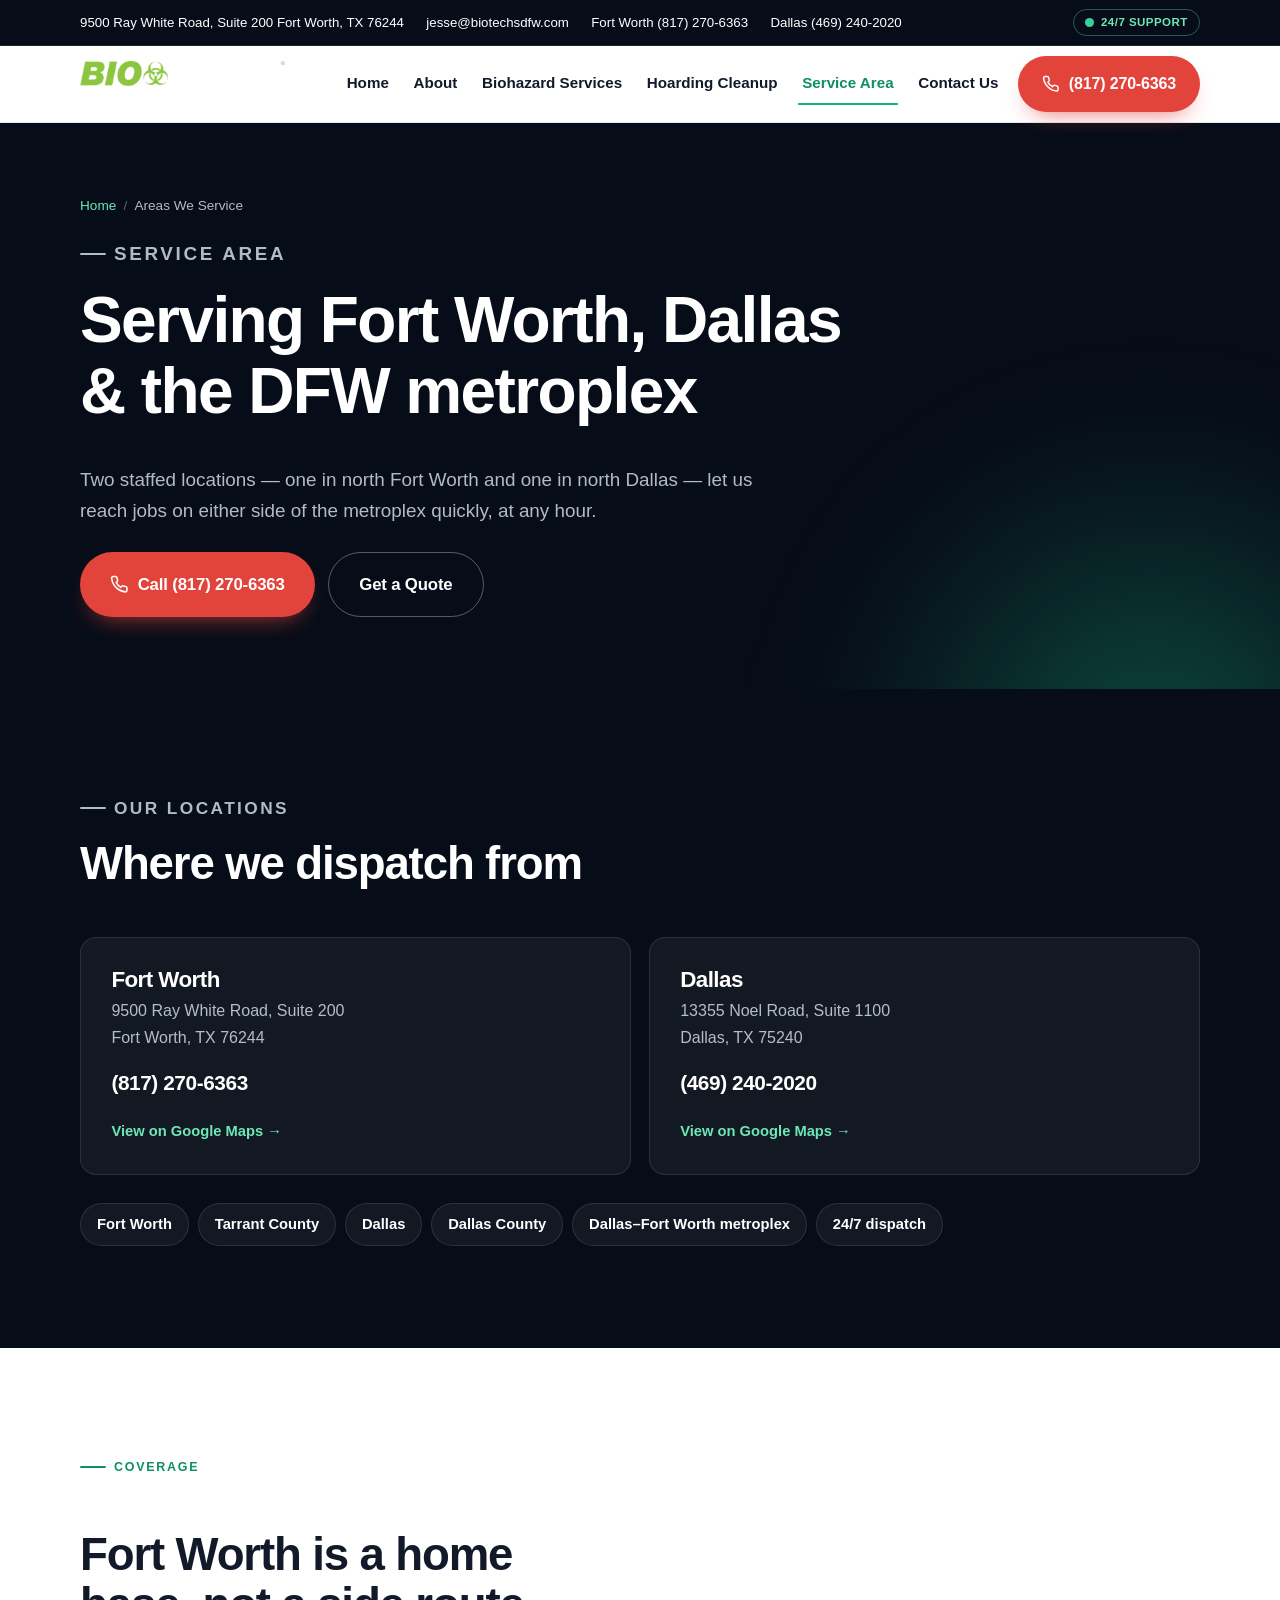
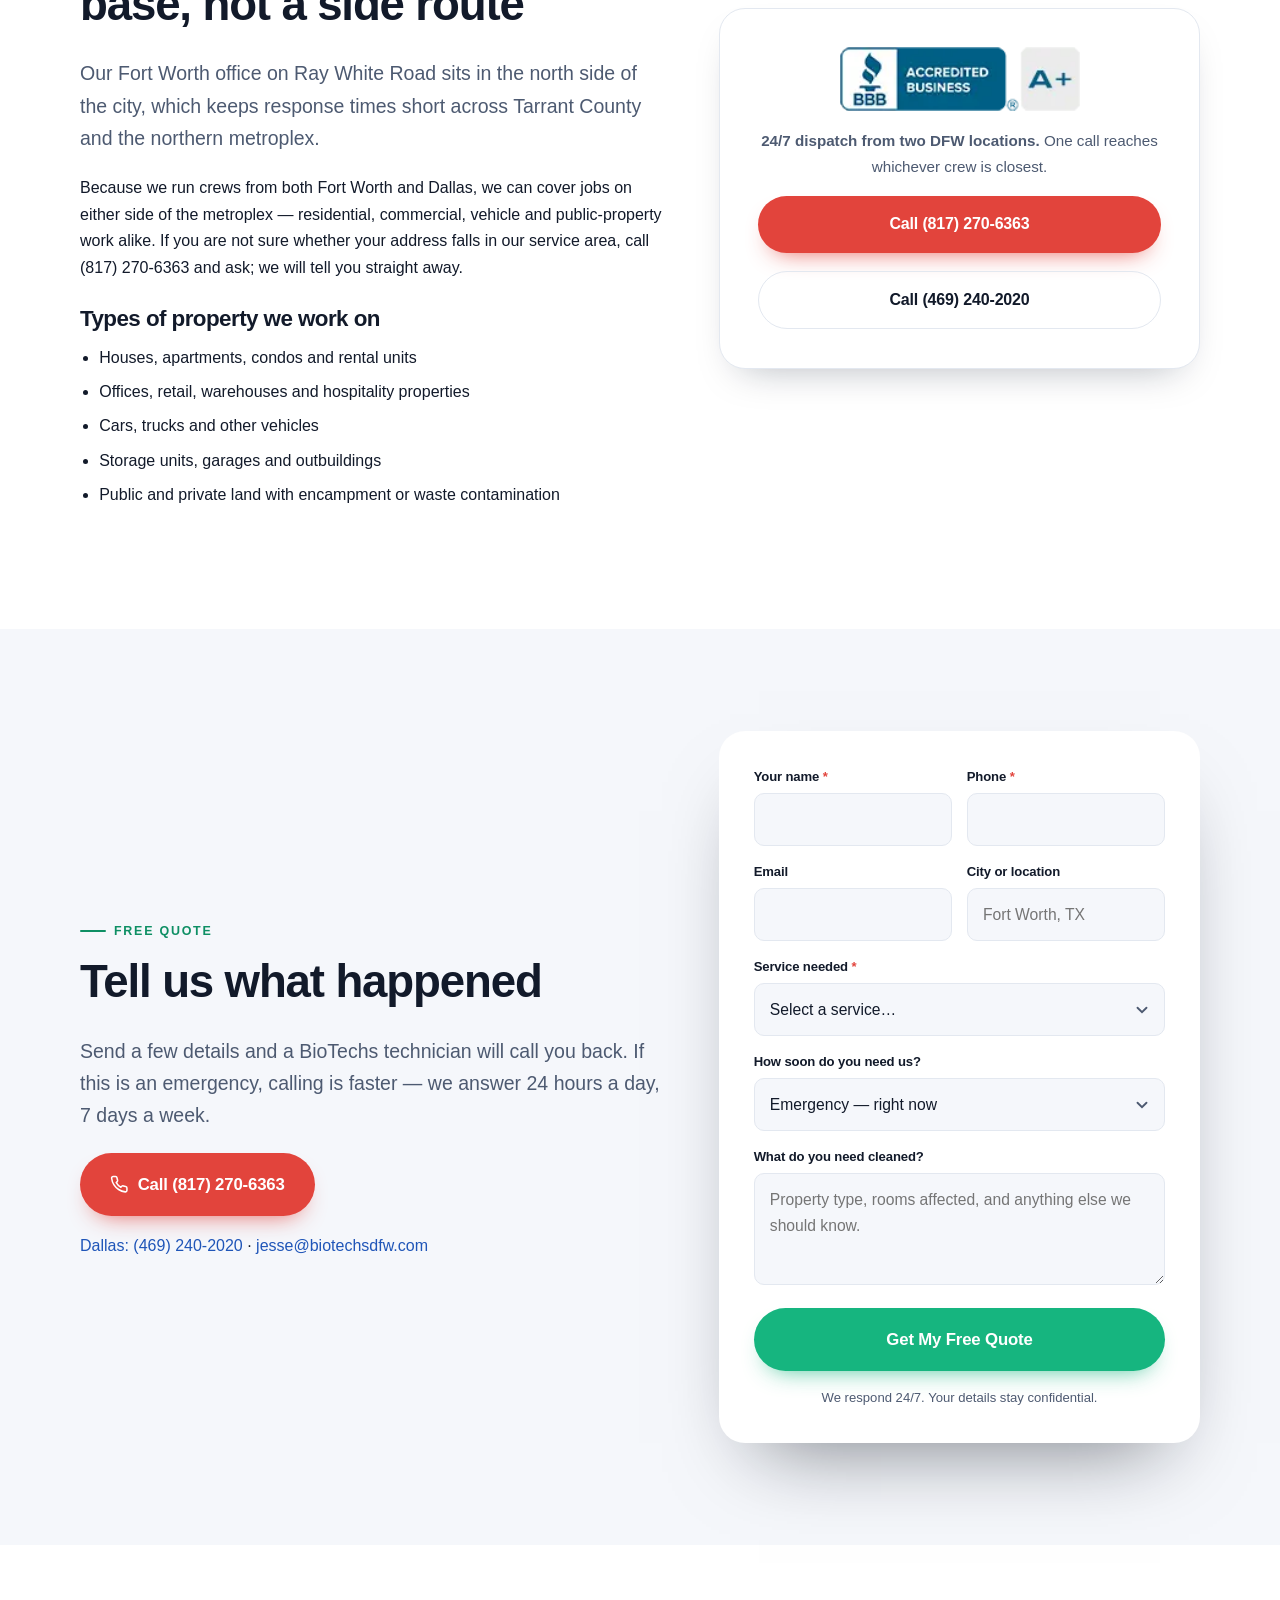
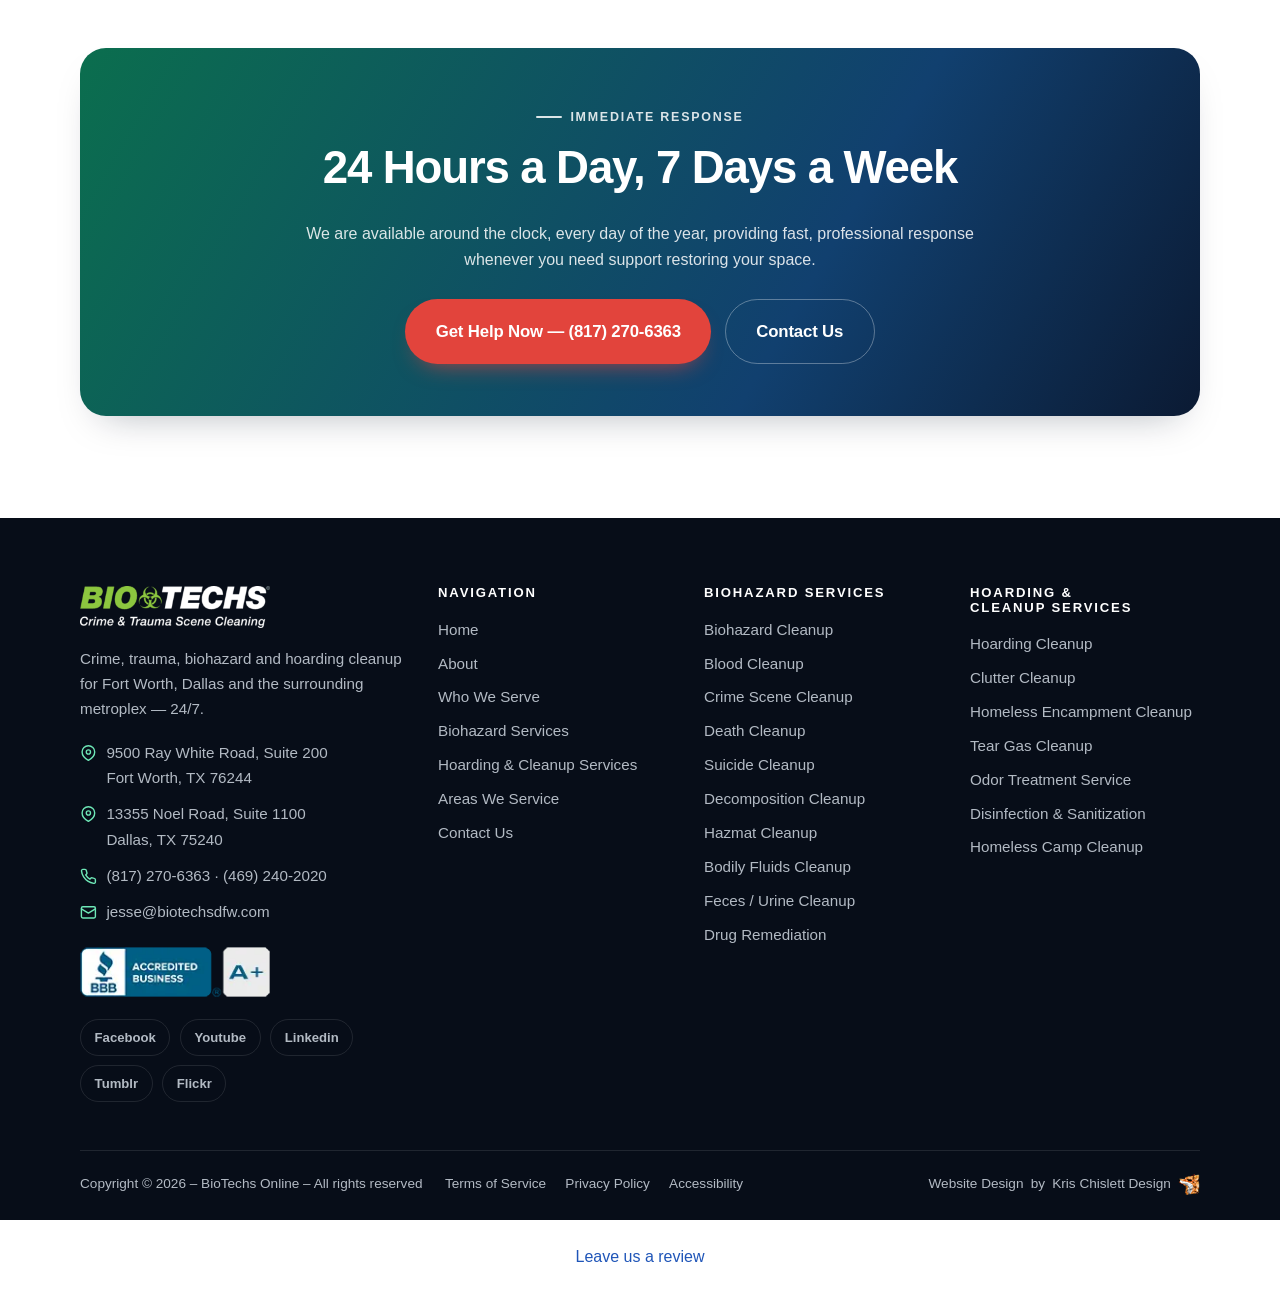
<file: areas-served/index.html>
<!DOCTYPE html>
<html lang="en">
<head>
<meta charset="utf-8">
<meta name="viewport" content="width=device-width, initial-scale=1">
<title>Areas We Service | BioTechs Crime &amp; Trauma Scene Cleaning, Fort Worth &amp; Dallas</title>
<meta name="description" content="BioTechs serves Fort Worth, Dallas and the surrounding Dallas–Fort Worth metroplex with 24/7 biohazard, crime scene, trauma and hoarding cleanup from two staffed locations.">
<meta name="robots" content="index, follow">
<meta name="theme-color" content="#070d18">
<link rel="canonical" href="/areas-served/">
<meta property="og:type" content="website">
<meta property="og:site_name" content="BioTechs Crime &amp; Trauma Scene Cleaning">
<meta property="og:title" content="Areas We Service | BioTechs Crime &amp; Trauma Scene Cleaning, Fort Worth &amp; Dallas">
<meta property="og:description" content="BioTechs serves Fort Worth, Dallas and the surrounding Dallas–Fort Worth metroplex with 24/7 biohazard, crime scene, trauma and hoarding cleanup from two staffed locations.">
<meta property="og:image" content="/images/source/00-biotechs-logo-1024x225-png.webp">
<meta name="twitter:card" content="summary_large_image">
<link rel="icon" href="/favicon.svg" type="image/svg+xml">
<link rel="apple-touch-icon" href="/favicon.svg">
<link rel="stylesheet" href="/assets/css/styles.css">
</head>
<body>
<a class="skip-link" href="#content">Skip to content</a>

<div class="topbar">
  <div class="wrap topbar__inner">
    <span class="topbar__item topbar__hide-sm">
      <a href="https://maps.app.goo.gl/574pvaTT7n1JZKF98" target="_blank" rel="noopener">9500 Ray White Road, Suite 200 Fort Worth, TX 76244</a>
    </span>
    <span class="topbar__item topbar__hide-sm">
      <a href="mailto:jesse@biotechsdfw.com">jesse@biotechsdfw.com</a>
    </span>
    <span class="topbar__item"><a href="tel:+18172706363">Fort Worth (817) 270-6363</a></span>
    <span class="topbar__item topbar__hide-sm"><a href="tel:+14692402020">Dallas (469) 240-2020</a></span>
    <span class="topbar__badge"><span class="pulse-dot" aria-hidden="true"></span> 24/7 Support</span>
  </div>
</div>

<header class="header">
  <div class="wrap header__inner">
    <a class="logo" href="/" aria-label="BioTechs Crime &amp; Trauma Scene Cleaning — home">
      <img src="/images/source/00-biotechs-logo-1024x225-png.webp"
           srcset="/images/source/01-biotechs-logo-300x66-png.webp 300w,
                   /images/source/02-biotechs-logo-768x169-png.webp 768w,
                   /images/source/00-biotechs-logo-1024x225-png.webp 1024w"
           sizes="205px"
           width="1024" height="225"
           alt="BioTechs Logo featuring stylized green and blue elements symbolizing biotechnology innovation and growth.">
    </a>

    <button class="nav-toggle" type="button" aria-expanded="false" aria-controls="primary-nav">
      <span class="nav-toggle__bars" aria-hidden="true"></span> Menu
    </button>

    <nav class="nav" id="primary-nav" aria-label="Primary">
      <ul class="nav__list">
        <li><a class="nav__link" href="/">Home</a></li>
        <li><a class="nav__link" href="/about/">About</a></li>
        <li><a class="nav__link" href="/biohazard-cleanup-services/">Biohazard Services</a></li>
        <li><a class="nav__link" href="/hoarding-cleanup/">Hoarding Cleanup</a></li>
        <li><a class="nav__link" href="/areas-served/" aria-current="page">Service Area</a></li>
        <li><a class="nav__link" href="/contact-us/">Contact Us</a></li>
        <li class="nav__cta-mobile"><a class="btn btn--call btn--block" href="tel:+18172706363">Call (817) 270-6363</a></li>
      </ul>
    </nav>

    <a class="btn btn--call header__cta" href="tel:+18172706363">
      <svg viewBox="0 0 24 24" fill="none" stroke="currentColor" stroke-width="2" stroke-linecap="round" stroke-linejoin="round" aria-hidden="true"><path d="M22 16.92v3a2 2 0 0 1-2.18 2 19.79 19.79 0 0 1-8.63-3.07 19.5 19.5 0 0 1-6-6A19.79 19.79 0 0 1 2.12 4.18A2 2 0 0 1 4.11 2h3a2 2 0 0 1 2 1.72 12.84 12.84 0 0 0 .7 2.81 2 2 0 0 1-.45 2.11L8.09 9.91a16 16 0 0 0 6 6l1.27-1.27a2 2 0 0 1 2.11-.45 12.84 12.84 0 0 0 2.81.7A2 2 0 0 1 22 16.92z"/></svg>
      (817) 270-6363
    </a>
  </div>
</header>

<main id="content">

  <!-- =========================================================== page hero -->
  <section class="page-hero">
    <div class="wrap">
      <ul class="breadcrumb">
        <li><a href="/">Home</a></li>
        <li>Areas We Service</li>
      </ul>
      <p class="eyebrow eyebrow--invert">Service area</p>
      <h1>Serving Fort Worth, Dallas &amp; the DFW metroplex</h1>
      <p>Two staffed locations &mdash; one in north Fort Worth and one in north Dallas &mdash; let us reach jobs on either side of the metroplex quickly, at any hour.</p>
      <div class="page-hero__actions">
        <a class="btn btn--call btn--lg" href="tel:+18172706363"><svg viewBox="0 0 24 24" fill="none" stroke="currentColor" stroke-width="2" stroke-linecap="round" stroke-linejoin="round" aria-hidden="true"><path d="M22 16.92v3a2 2 0 0 1-2.18 2 19.79 19.79 0 0 1-8.63-3.07 19.5 19.5 0 0 1-6-6A19.79 19.79 0 0 1 2.12 4.18A2 2 0 0 1 4.11 2h3a2 2 0 0 1 2 1.72 12.84 12.84 0 0 0 .7 2.81 2 2 0 0 1-.45 2.11L8.09 9.91a16 16 0 0 0 6 6l1.27-1.27a2 2 0 0 1 2.11-.45 12.84 12.84 0 0 0 2.81.7A2 2 0 0 1 22 16.92z"/></svg> Call (817) 270-6363</a>
        <a class="btn btn--ghost btn--lg" href="#quote">Get a Quote</a>
      </div>
    </div>
  </section>
  <!-- ============================================================= offices -->
  <section class="section section--dark" aria-labelledby="offices-title">
    <div class="wrap">
      <div class="section-head reveal">
        <p class="eyebrow eyebrow--invert">Our locations</p>
        <h2 id="offices-title">Where we dispatch from</h2>
      </div>
      <div class="area-grid">
        <div class="area reveal">
          <h3>Fort Worth</h3>
          <address>9500 Ray White Road, Suite 200<br>Fort Worth, TX 76244</address>
          <p><a class="hero__phone" href="tel:+18172706363"><strong>(817) 270-6363</strong></a></p>
          <p><a class="area__link" href="https://maps.app.goo.gl/574pvaTT7n1JZKF98" target="_blank" rel="noopener">View on Google Maps &rarr;</a></p>
        </div>
        <div class="area reveal">
          <h3>Dallas</h3>
          <address>13355 Noel Road, Suite 1100<br>Dallas, TX 75240</address>
          <p><a class="hero__phone" href="tel:+14692402020"><strong>(469) 240-2020</strong></a></p>
          <p><a class="area__link" href="https://maps.app.goo.gl/K51b7zrCyugf8hHr6" target="_blank" rel="noopener">View on Google Maps &rarr;</a></p>
        </div>
      </div>
      <div class="reveal" style="margin-top:1.75rem">
        <ul class="pill-list">
          <li>Fort Worth</li>
          <li>Tarrant County</li>
          <li>Dallas</li>
          <li>Dallas County</li>
          <li>Dallas&ndash;Fort Worth metroplex</li>
          <li>24/7 dispatch</li>
        </ul>
      </div>
    </div>
  </section>

  <!-- ============================================================ coverage -->
  <section class="section">
    <div class="wrap split">
      <div class="prose reveal">
        <p class="eyebrow">Coverage</p>
        <h2>Fort Worth is a home base, not a side route</h2>
        <p class="lede">
          Our Fort Worth office on Ray White Road sits in the north side of the city,
          which keeps response times short across Tarrant County and the northern
          metroplex.
        </p>
        <p>
          Because we run crews from both Fort Worth and Dallas, we can cover jobs on
          either side of the metroplex &mdash; residential, commercial, vehicle and
          public-property work alike. If you are not sure whether your address falls in
          our service area, call (817) 270-6363 and ask; we will tell you straight away.
        </p>
        <h3>Types of property we work on</h3>
        <ul>
          <li>Houses, apartments, condos and rental units</li>
          <li>Offices, retail, warehouses and hospitality properties</li>
          <li>Cars, trucks and other vehicles</li>
          <li>Storage units, garages and outbuildings</li>
          <li>Public and private land with encampment or waste contamination</li>
        </ul>
      </div>

      <div class="badge-panel reveal">
        <img src="/images/source/05-bbb-accredit-business-badge.webp" width="300" height="113" loading="lazy"
             alt="BBB Accredited Business badge with blue and white colors, symbolizing trust and credibility for businesses.">
        <p><strong>24/7 dispatch from two DFW locations.</strong> One call reaches whichever crew is closest.</p>
        <a class="btn btn--call btn--block" href="tel:+18172706363">Call (817) 270-6363</a>
        <a class="btn btn--ghost-dark btn--block" href="tel:+14692402020">Call (469) 240-2020</a>
      </div>
    </div>
  </section>

  <!-- ============================================================== quote -->
  <section class="section section--paper" id="quote" aria-labelledby="quote-title">
    <div class="wrap split">
      <div class="reveal">
        <p class="eyebrow">Free quote</p>
        <h2 id="quote-title">Tell us what happened</h2>
        <p class="lede">
          Send a few details and a BioTechs technician will call you back. If this is
          an emergency, calling is faster &mdash; we answer 24 hours a day, 7 days a week.
        </p>
        <p>
          <a class="btn btn--call btn--lg" href="tel:+18172706363"><svg viewBox="0 0 24 24" fill="none" stroke="currentColor" stroke-width="2" stroke-linecap="round" stroke-linejoin="round" aria-hidden="true"><path d="M22 16.92v3a2 2 0 0 1-2.18 2 19.79 19.79 0 0 1-8.63-3.07 19.5 19.5 0 0 1-6-6A19.79 19.79 0 0 1 2.12 4.18A2 2 0 0 1 4.11 2h3a2 2 0 0 1 2 1.72 12.84 12.84 0 0 0 .7 2.81 2 2 0 0 1-.45 2.11L8.09 9.91a16 16 0 0 0 6 6l1.27-1.27a2 2 0 0 1 2.11-.45 12.84 12.84 0 0 0 2.81.7A2 2 0 0 1 22 16.92z"/></svg> Call (817) 270-6363</a>
        </p>
        <p><a href="tel:+14692402020">Dallas: (469) 240-2020</a> &middot; <a href="mailto:jesse@biotechsdfw.com">jesse@biotechsdfw.com</a></p>
      </div>

      <div class="quote-card reveal">
        <p class="form-status" id="quote-status" hidden></p>

        <form method="POST"
              action="https://vision.leadrai.com/api/forms/27e10beb5635736ba86fe5668b1bdff4"
              data-leadr
              data-status="quote-status"
              class="form-grid form-grid--2">
          <input type="hidden" name="_form" value="Quote request">
          <input type="hidden" name="_page" value="">
          <input type="text" name="_gotcha" tabindex="-1" autocomplete="off" style="display:none">

          <div class="field">
            <label for="ar-name">Your name <span class="req" aria-hidden="true">*</span></label>
            <input id="ar-name" type="text" name="name" autocomplete="name" required>
          </div>

          <div class="field">
            <label for="ar-phone">Phone <span class="req" aria-hidden="true">*</span></label>
            <input id="ar-phone" type="tel" name="phone" autocomplete="tel" required>
          </div>

          <div class="field">
            <label for="ar-email">Email</label>
            <input id="ar-email" type="email" name="email" autocomplete="email">
          </div>

          <div class="field">
            <label for="ar-city">City or location</label>
            <input id="ar-city" type="text" name="Location" placeholder="Fort Worth, TX">
          </div>

          <div class="field field--full">
            <label for="ar-service">Service needed <span class="req" aria-hidden="true">*</span></label>
            <select id="ar-service" name="Service needed" required>
              <option value="">Select a service&hellip;</option>
              <option>Crime Scene Cleanup</option>
              <option>Blood Cleanup</option>
              <option>Death Cleanup</option>
              <option>Suicide Cleanup</option>
              <option>Decomposition Cleanup</option>
              <option>Biohazard Cleanup</option>
              <option>Bodily Fluids Cleanup</option>
              <option>Feces / Urine Cleanup</option>
              <option>Hazmat Cleanup</option>
              <option>Drug Remediation</option>
              <option>Tear Gas Cleanup</option>
              <option>Hoarding Cleanup</option>
              <option>Clutter Cleanup</option>
              <option>Homeless Encampment Cleanup</option>
              <option>Odor Treatment Service</option>
              <option>Disinfection &amp; Sanitization</option>
              <option>Something else</option>
            </select>
          </div>

          <div class="field field--full">
            <label for="ar-urgency">How soon do you need us?</label>
            <select id="ar-urgency" name="Urgency">
              <option>Emergency &mdash; right now</option>
              <option>Today</option>
              <option>Within 48 hours</option>
              <option>Planning ahead</option>
            </select>
          </div>

          <div class="field field--full">
            <label for="ar-details">What do you need cleaned?</label>
            <textarea id="ar-details" name="Details" placeholder="Property type, rooms affected, and anything else we should know."></textarea>
          </div>

          <div class="field field--full">
            <button class="btn btn--block btn--lg" type="submit">Get My Free Quote</button>
          </div>
        </form>
        <p class="quote-card__note">We respond 24/7. Your details stay confidential.</p>
      </div>
    </div>
  </section>
  <!-- ============================================================ cta band -->
  <section class="section">
    <div class="wrap">
      <div class="cta-band reveal">
        <p class="eyebrow eyebrow--invert" style="justify-content:center">Immediate response</p>
        <h2>24 Hours a Day, 7 Days a Week</h2>
        <p>
          We are available around the clock, every day of the year, providing fast,
          professional response whenever you need support restoring your space.
        </p>
        <div class="cta-band__actions">
          <a class="btn btn--call btn--lg" href="tel:+18172706363">Get Help Now &mdash; (817) 270-6363</a>
          <a class="btn btn--ghost btn--lg" href="/contact-us/">Contact Us</a>
        </div>
      </div>
    </div>
  </section>

</main>

<footer class="footer">
  <div class="wrap">
    <div class="footer__grid">
      <div class="footer__brand">
        <img src="/images/source/00-biotechs-logo-1024x225-png.webp"
             srcset="/images/source/01-biotechs-logo-300x66-png.webp 300w,
                     /images/source/02-biotechs-logo-768x169-png.webp 768w,
                     /images/source/00-biotechs-logo-1024x225-png.webp 1024w"
             sizes="190px" width="1024" height="225" loading="lazy"
             alt="BioTechs Logo featuring stylized green and blue elements symbolizing biotechnology innovation and growth.">
        <p>Crime, trauma, biohazard and hoarding cleanup for Fort Worth, Dallas and the surrounding metroplex — 24/7.</p>

        <ul class="footer__contact">
          <li>
            <svg viewBox="0 0 24 24" fill="none" stroke="currentColor" stroke-width="2" stroke-linecap="round" stroke-linejoin="round" aria-hidden="true"><path d="M21 10c0 7-9 12-9 12s-9-5-9-12a9 9 0 0 1 18 0z"/><circle cx="12" cy="10" r="3"/></svg>
            <a href="https://maps.app.goo.gl/574pvaTT7n1JZKF98" target="_blank" rel="noopener">9500 Ray White Road, Suite 200<br>Fort Worth, TX 76244</a>
          </li>
          <li>
            <svg viewBox="0 0 24 24" fill="none" stroke="currentColor" stroke-width="2" stroke-linecap="round" stroke-linejoin="round" aria-hidden="true"><path d="M21 10c0 7-9 12-9 12s-9-5-9-12a9 9 0 0 1 18 0z"/><circle cx="12" cy="10" r="3"/></svg>
            <a href="https://maps.app.goo.gl/K51b7zrCyugf8hHr6" target="_blank" rel="noopener">13355 Noel Road, Suite 1100<br>Dallas, TX 75240</a>
          </li>
          <li>
            <svg viewBox="0 0 24 24" fill="none" stroke="currentColor" stroke-width="2" stroke-linecap="round" stroke-linejoin="round" aria-hidden="true"><path d="M22 16.92v3a2 2 0 0 1-2.18 2 19.79 19.79 0 0 1-8.63-3.07 19.5 19.5 0 0 1-6-6A19.79 19.79 0 0 1 2.12 4.18A2 2 0 0 1 4.11 2h3a2 2 0 0 1 2 1.72 12.84 12.84 0 0 0 .7 2.81 2 2 0 0 1-.45 2.11L8.09 9.91a16 16 0 0 0 6 6l1.27-1.27a2 2 0 0 1 2.11-.45 12.84 12.84 0 0 0 2.81.7A2 2 0 0 1 22 16.92z"/></svg>
            <span><a href="tel:+18172706363">(817) 270-6363</a> · <a href="tel:+14692402020">(469) 240-2020</a></span>
          </li>
          <li>
            <svg viewBox="0 0 24 24" fill="none" stroke="currentColor" stroke-width="2" stroke-linecap="round" stroke-linejoin="round" aria-hidden="true"><rect x="2" y="4" width="20" height="16" rx="2"/><path d="m2 7 10 6 10-6"/></svg>
            <a href="mailto:jesse@biotechsdfw.com">jesse@biotechsdfw.com</a>
          </li>
        </ul>

        <img class="footer__bbb" src="/images/source/05-bbb-accredit-business-badge.webp"
             width="300" height="113" loading="lazy"
             alt="BBB Accredited Business badge with blue and white colors, symbolizing trust and credibility for businesses.">

        <ul class="social">
          <li><a href="https://www.facebook.com/biotechsdfw" target="_blank" rel="noopener">Facebook</a></li>
          <li><a href="https://www.youtube.com/channel/UCbZPOLAiQCIJ4dVJfCCXYgQ" target="_blank" rel="noopener">Youtube</a></li>
          <li><a href="https://www.linkedin.com/company/biotechsdfwcrime/" target="_blank" rel="noopener">Linkedin</a></li>
          <li><a href="https://www.tumblr.com/crime-scene-cleanup-dallas" target="_blank" rel="noopener">Tumblr</a></li>
          <li><a href="https://www.flickr.com/people/190534095@N06/" target="_blank" rel="noopener">Flickr</a></li>
        </ul>
      </div>

      <div>
        <h2>Navigation</h2>
        <ul class="footer__list">
          <li><a href="/">Home</a></li>
          <li><a href="/about/">About</a></li>
          <li><a href="/about/#who-we-serve">Who We Serve</a></li>
          <li><a href="/biohazard-cleanup-services/">Biohazard Services</a></li>
          <li><a href="/hoarding-cleanup/">Hoarding &amp; Cleanup Services</a></li>
          <li><a href="/areas-served/">Areas We Service</a></li>
          <li><a href="/contact-us/">Contact Us</a></li>
        </ul>
      </div>

      <div>
        <h3>Biohazard Services</h3>
        <ul class="footer__list">
          <li><a href="/biohazard-cleanup-services/#biohazard-cleanup">Biohazard Cleanup</a></li>
          <li><a href="/biohazard-cleanup-services/#blood-cleanup">Blood Cleanup</a></li>
          <li><a href="/biohazard-cleanup-services/#crime-scene-cleanup">Crime Scene Cleanup</a></li>
          <li><a href="/biohazard-cleanup-services/#death-cleanup">Death Cleanup</a></li>
          <li><a href="/biohazard-cleanup-services/#suicide-cleanup">Suicide Cleanup</a></li>
          <li><a href="/biohazard-cleanup-services/#decomposition-cleanup">Decomposition Cleanup</a></li>
          <li><a href="/biohazard-cleanup-services/#hazmat-cleanup">Hazmat Cleanup</a></li>
          <li><a href="/biohazard-cleanup-services/#bodily-fluids-cleanup">Bodily Fluids Cleanup</a></li>
          <li><a href="/biohazard-cleanup-services/#feces-urine-cleanup">Feces / Urine Cleanup</a></li>
          <li><a href="/biohazard-cleanup-services/#drug-remediation">Drug Remediation</a></li>
        </ul>
      </div>

      <div>
        <h3>Hoarding &amp; Cleanup Services</h3>
        <ul class="footer__list">
          <li><a href="/hoarding-cleanup/#hoarding-cleanup">Hoarding Cleanup</a></li>
          <li><a href="/hoarding-cleanup/#clutter-cleanup">Clutter Cleanup</a></li>
          <li><a href="/hoarding-cleanup/#homeless-encampment-cleanup">Homeless Encampment Cleanup</a></li>
          <li><a href="/hoarding-cleanup/#tear-gas-cleanup">Tear Gas Cleanup</a></li>
          <li><a href="/hoarding-cleanup/#odor-treatment-service">Odor Treatment Service</a></li>
          <li><a href="/hoarding-cleanup/#disinfection-sanitization">Disinfection &amp; Sanitization</a></li>
          <li><a href="/hoarding-cleanup/#homeless-camp-cleanup">Homeless Camp Cleanup</a></li>
        </ul>
      </div>
    </div>

    <div class="footer__bottom">
      <span>Copyright © <span id="year">2026</span> – BioTechs Online – All rights reserved</span>
      <ul class="footer__legal">
        <li><a href="/terms-of-service/">Terms of Service</a></li>
        <li><a href="/privacy-policy/">Privacy Policy</a></li>
        <li><a href="/accessibility-statement/">Accessibility</a></li>
      </ul>
      <span class="footer__credit">
        <a href="https://www.krischislett.com/" target="_blank" rel="noopener">Website Design</a> by
        <a href="https://www.krischislett.com/" target="_blank" rel="noopener">Kris Chislett Design</a>
        <img src="/images/source/06-fox-color.png" width="22" height="22" loading="lazy" alt="Kris Chislett Design logo">
      </span>
    </div>
  </div>
</footer>

<div class="callbar">
  <a class="btn btn--call" href="tel:+18172706363">Call 24/7</a>
  <a class="btn" href="#quote">Get a Quote</a>
</div>

<script src="/assets/js/main.js" defer></script>
<p data-lv-review="1" style="text-align:center;margin:24px 0"><a href="/review">Leave us a review</a></p>
<script defer src="https://static.cloudflareinsights.com/beacon.min.js" data-cf-beacon='{"token": "0a932598fc5b4cc9baf156d875620bd1"}'></script>
<script defer data-lv-track src="https://vision.leadrai.com/api/forms/27e10beb5635736ba86fe5668b1bdff4/t.js"></script>
</body>
</html>
</file>
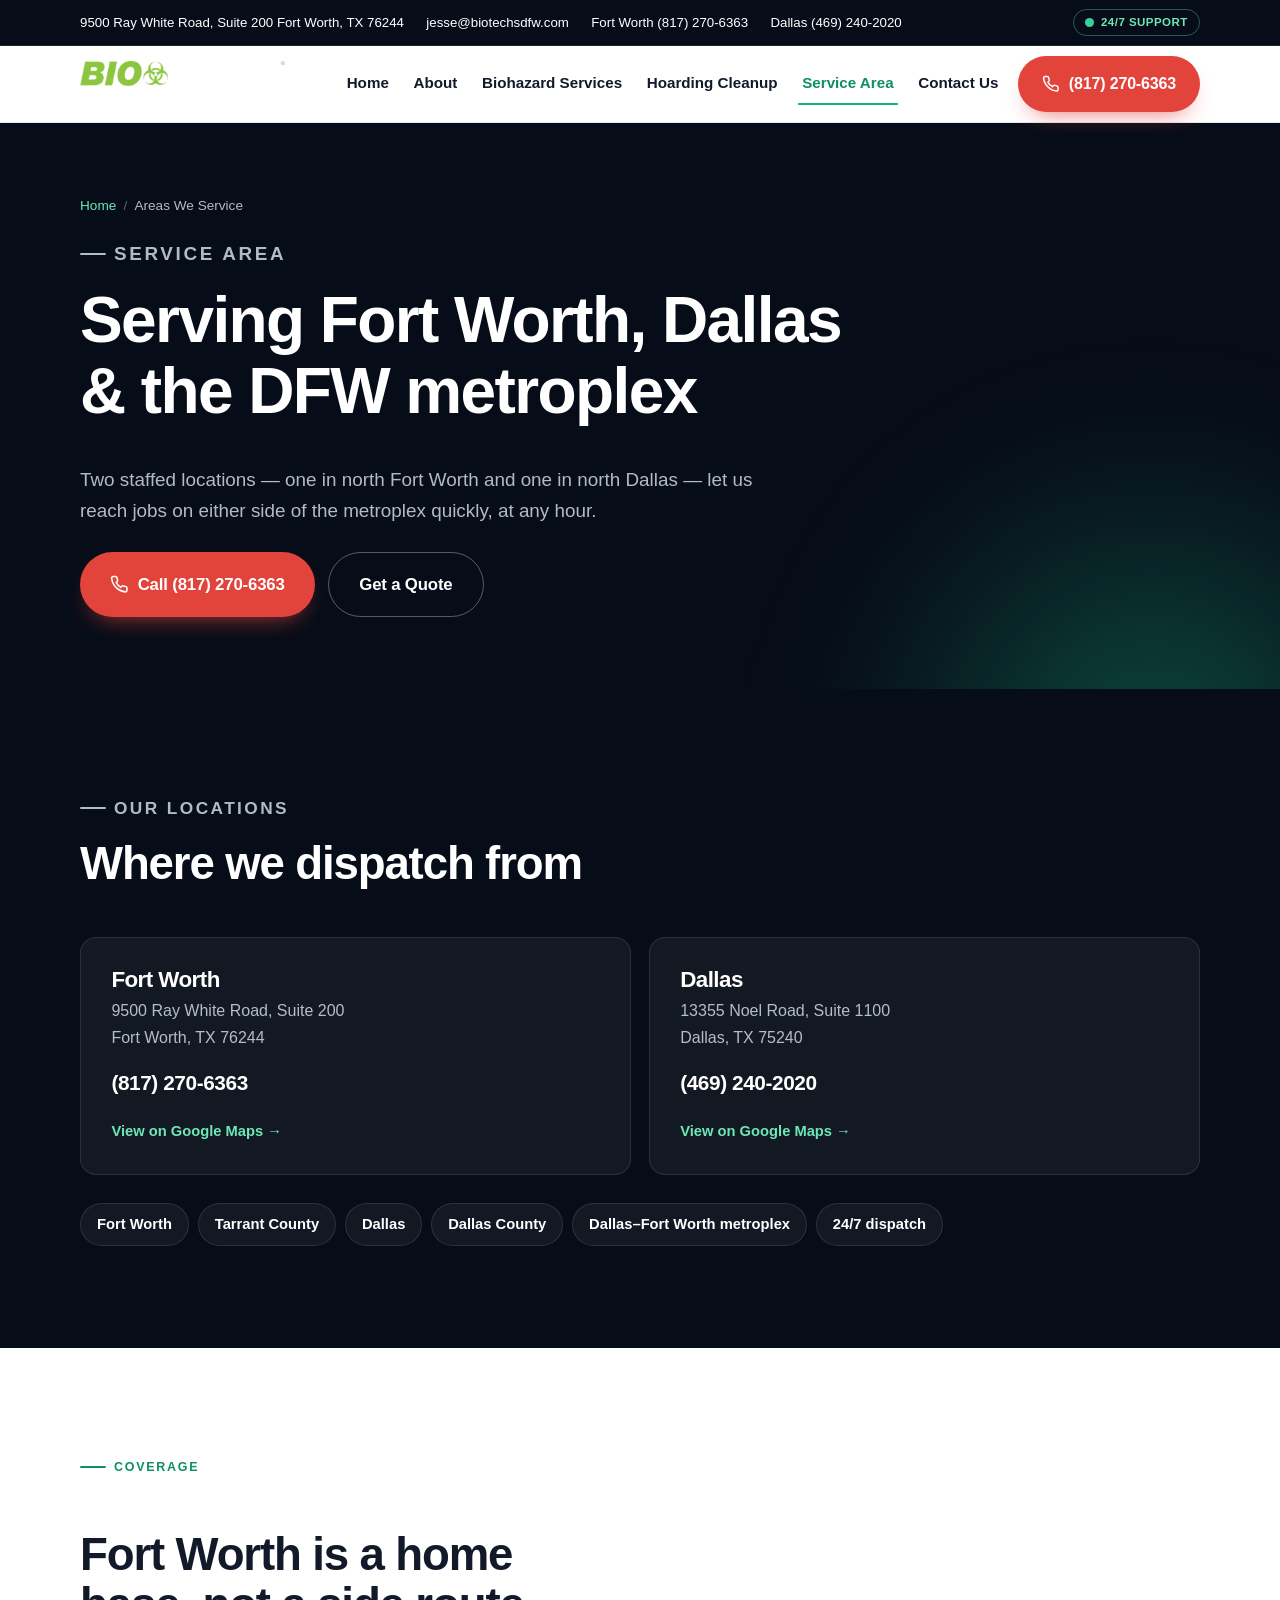
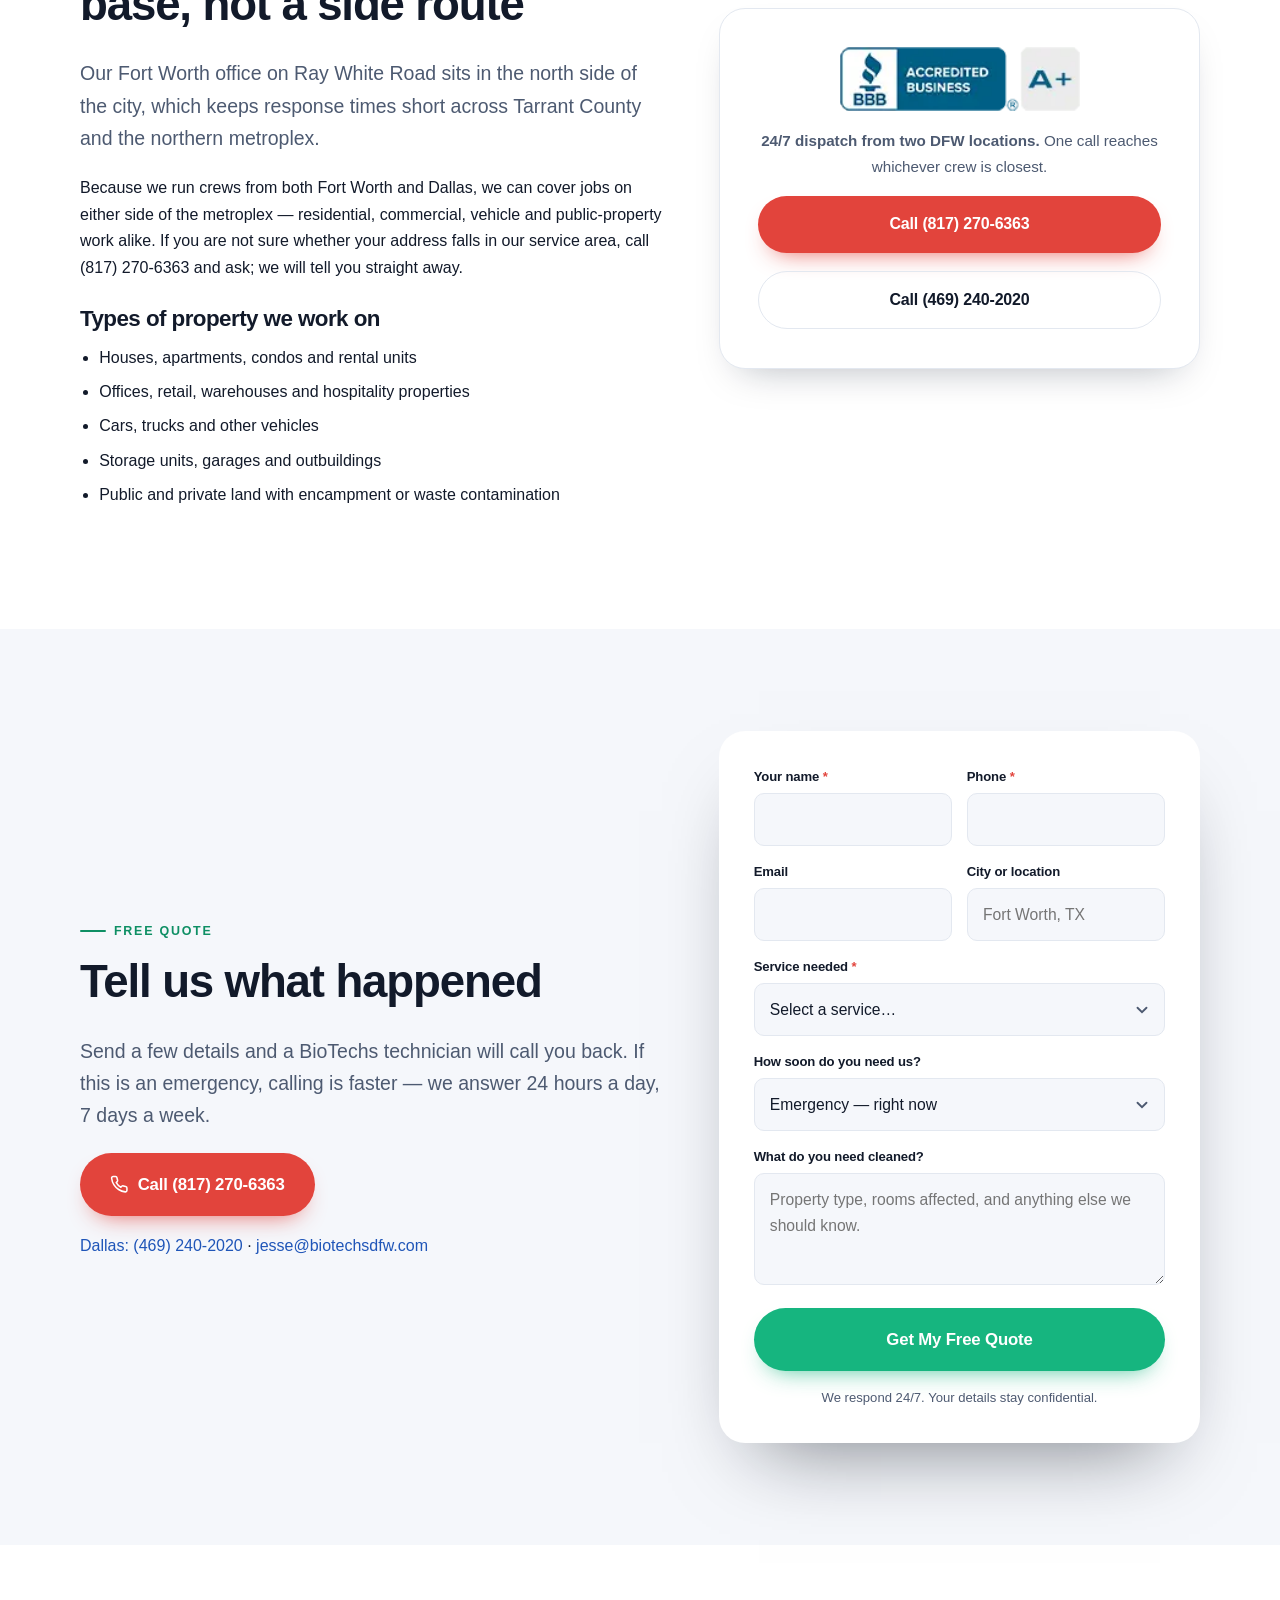
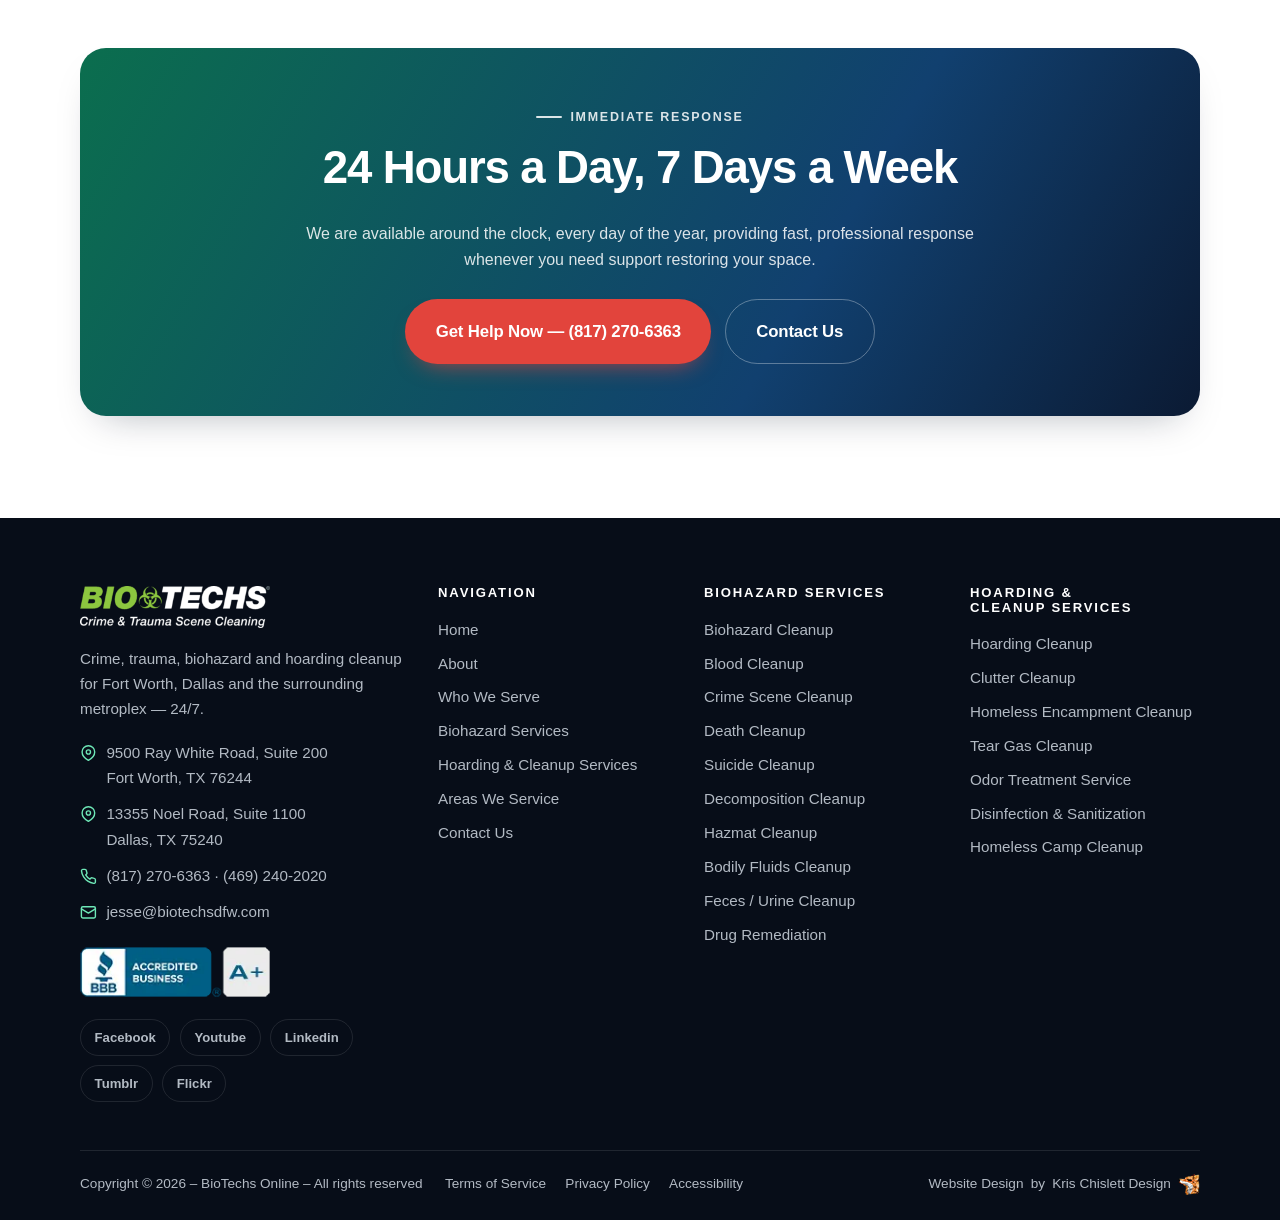
<file: areas-we-service/index.html>
<!DOCTYPE html>
<html lang="en">
<head>
<meta charset="utf-8">
<meta name="viewport" content="width=device-width, initial-scale=1">
<title>Areas We Service | BioTechs Crime &amp; Trauma Scene Cleaning, Fort Worth &amp; Dallas</title>
<meta name="description" content="BioTechs serves Fort Worth, Dallas and the surrounding Dallas–Fort Worth metroplex with 24/7 biohazard, crime scene, trauma and hoarding cleanup from two staffed locations.">
<meta name="robots" content="index, follow">
<meta name="theme-color" content="#070d18">
<link rel="canonical" href="/areas-we-service/">
<meta property="og:type" content="website">
<meta property="og:site_name" content="BioTechs Crime &amp; Trauma Scene Cleaning">
<meta property="og:title" content="Areas We Service | BioTechs Crime &amp; Trauma Scene Cleaning, Fort Worth &amp; Dallas">
<meta property="og:description" content="BioTechs serves Fort Worth, Dallas and the surrounding Dallas–Fort Worth metroplex with 24/7 biohazard, crime scene, trauma and hoarding cleanup from two staffed locations.">
<meta property="og:image" content="/images/source/00-biotechs-logo-1024x225-png.webp">
<meta name="twitter:card" content="summary_large_image">
<link rel="icon" href="/favicon.svg" type="image/svg+xml">
<link rel="apple-touch-icon" href="/favicon.svg">
<link rel="stylesheet" href="/assets/css/styles.css">
</head>
<body>
<a class="skip-link" href="#content">Skip to content</a>

<div class="topbar">
  <div class="wrap topbar__inner">
    <span class="topbar__item topbar__hide-sm">
      <a href="https://maps.app.goo.gl/574pvaTT7n1JZKF98" target="_blank" rel="noopener">9500 Ray White Road, Suite 200 Fort Worth, TX 76244</a>
    </span>
    <span class="topbar__item topbar__hide-sm">
      <a href="mailto:jesse@biotechsdfw.com">jesse@biotechsdfw.com</a>
    </span>
    <span class="topbar__item"><a href="tel:+18172706363">Fort Worth (817) 270-6363</a></span>
    <span class="topbar__item topbar__hide-sm"><a href="tel:+14692402020">Dallas (469) 240-2020</a></span>
    <span class="topbar__badge"><span class="pulse-dot" aria-hidden="true"></span> 24/7 Support</span>
  </div>
</div>

<header class="header">
  <div class="wrap header__inner">
    <a class="logo" href="/" aria-label="BioTechs Crime &amp; Trauma Scene Cleaning — home">
      <img src="/images/source/00-biotechs-logo-1024x225-png.webp"
           srcset="/images/source/01-biotechs-logo-300x66-png.webp 300w,
                   /images/source/02-biotechs-logo-768x169-png.webp 768w,
                   /images/source/00-biotechs-logo-1024x225-png.webp 1024w"
           sizes="205px"
           width="1024" height="225"
           alt="BioTechs Logo featuring stylized green and blue elements symbolizing biotechnology innovation and growth.">
    </a>

    <button class="nav-toggle" type="button" aria-expanded="false" aria-controls="primary-nav">
      <span class="nav-toggle__bars" aria-hidden="true"></span> Menu
    </button>

    <nav class="nav" id="primary-nav" aria-label="Primary">
      <ul class="nav__list">
        <li><a class="nav__link" href="/">Home</a></li>
        <li><a class="nav__link" href="/about/">About</a></li>
        <li><a class="nav__link" href="/biohazard-services/">Biohazard Services</a></li>
        <li><a class="nav__link" href="/hoarding-cleanup-services/">Hoarding Cleanup</a></li>
        <li><a class="nav__link" href="/areas-we-service/" aria-current="page">Service Area</a></li>
        <li><a class="nav__link" href="/contact-us/">Contact Us</a></li>
        <li class="nav__cta-mobile"><a class="btn btn--call btn--block" href="tel:+18172706363">Call (817) 270-6363</a></li>
      </ul>
    </nav>

    <a class="btn btn--call header__cta" href="tel:+18172706363">
      <svg viewBox="0 0 24 24" fill="none" stroke="currentColor" stroke-width="2" stroke-linecap="round" stroke-linejoin="round" aria-hidden="true"><path d="M22 16.92v3a2 2 0 0 1-2.18 2 19.79 19.79 0 0 1-8.63-3.07 19.5 19.5 0 0 1-6-6A19.79 19.79 0 0 1 2.12 4.18A2 2 0 0 1 4.11 2h3a2 2 0 0 1 2 1.72 12.84 12.84 0 0 0 .7 2.81 2 2 0 0 1-.45 2.11L8.09 9.91a16 16 0 0 0 6 6l1.27-1.27a2 2 0 0 1 2.11-.45 12.84 12.84 0 0 0 2.81.7A2 2 0 0 1 22 16.92z"/></svg>
      (817) 270-6363
    </a>
  </div>
</header>

<main id="content">

  <!-- =========================================================== page hero -->
  <section class="page-hero">
    <div class="wrap">
      <ul class="breadcrumb">
        <li><a href="/">Home</a></li>
        <li>Areas We Service</li>
      </ul>
      <p class="eyebrow eyebrow--invert">Service area</p>
      <h1>Serving Fort Worth, Dallas &amp; the DFW metroplex</h1>
      <p>Two staffed locations &mdash; one in north Fort Worth and one in north Dallas &mdash; let us reach jobs on either side of the metroplex quickly, at any hour.</p>
      <div class="page-hero__actions">
        <a class="btn btn--call btn--lg" href="tel:+18172706363"><svg viewBox="0 0 24 24" fill="none" stroke="currentColor" stroke-width="2" stroke-linecap="round" stroke-linejoin="round" aria-hidden="true"><path d="M22 16.92v3a2 2 0 0 1-2.18 2 19.79 19.79 0 0 1-8.63-3.07 19.5 19.5 0 0 1-6-6A19.79 19.79 0 0 1 2.12 4.18A2 2 0 0 1 4.11 2h3a2 2 0 0 1 2 1.72 12.84 12.84 0 0 0 .7 2.81 2 2 0 0 1-.45 2.11L8.09 9.91a16 16 0 0 0 6 6l1.27-1.27a2 2 0 0 1 2.11-.45 12.84 12.84 0 0 0 2.81.7A2 2 0 0 1 22 16.92z"/></svg> Call (817) 270-6363</a>
        <a class="btn btn--ghost btn--lg" href="#quote">Get a Quote</a>
      </div>
    </div>
  </section>
  <!-- ============================================================= offices -->
  <section class="section section--dark" aria-labelledby="offices-title">
    <div class="wrap">
      <div class="section-head reveal">
        <p class="eyebrow eyebrow--invert">Our locations</p>
        <h2 id="offices-title">Where we dispatch from</h2>
      </div>
      <div class="area-grid">
        <div class="area reveal">
          <h3>Fort Worth</h3>
          <address>9500 Ray White Road, Suite 200<br>Fort Worth, TX 76244</address>
          <p><a class="hero__phone" href="tel:+18172706363"><strong>(817) 270-6363</strong></a></p>
          <p><a class="area__link" href="https://maps.app.goo.gl/574pvaTT7n1JZKF98" target="_blank" rel="noopener">View on Google Maps &rarr;</a></p>
        </div>
        <div class="area reveal">
          <h3>Dallas</h3>
          <address>13355 Noel Road, Suite 1100<br>Dallas, TX 75240</address>
          <p><a class="hero__phone" href="tel:+14692402020"><strong>(469) 240-2020</strong></a></p>
          <p><a class="area__link" href="https://maps.app.goo.gl/K51b7zrCyugf8hHr6" target="_blank" rel="noopener">View on Google Maps &rarr;</a></p>
        </div>
      </div>
      <div class="reveal" style="margin-top:1.75rem">
        <ul class="pill-list">
          <li>Fort Worth</li>
          <li>Tarrant County</li>
          <li>Dallas</li>
          <li>Dallas County</li>
          <li>Dallas&ndash;Fort Worth metroplex</li>
          <li>24/7 dispatch</li>
        </ul>
      </div>
    </div>
  </section>

  <!-- ============================================================ coverage -->
  <section class="section">
    <div class="wrap split">
      <div class="prose reveal">
        <p class="eyebrow">Coverage</p>
        <h2>Fort Worth is a home base, not a side route</h2>
        <p class="lede">
          Our Fort Worth office on Ray White Road sits in the north side of the city,
          which keeps response times short across Tarrant County and the northern
          metroplex.
        </p>
        <p>
          Because we run crews from both Fort Worth and Dallas, we can cover jobs on
          either side of the metroplex &mdash; residential, commercial, vehicle and
          public-property work alike. If you are not sure whether your address falls in
          our service area, call (817) 270-6363 and ask; we will tell you straight away.
        </p>
        <h3>Types of property we work on</h3>
        <ul>
          <li>Houses, apartments, condos and rental units</li>
          <li>Offices, retail, warehouses and hospitality properties</li>
          <li>Cars, trucks and other vehicles</li>
          <li>Storage units, garages and outbuildings</li>
          <li>Public and private land with encampment or waste contamination</li>
        </ul>
      </div>

      <div class="badge-panel reveal">
        <img src="/images/source/05-bbb-accredit-business-badge.webp" width="300" height="113" loading="lazy"
             alt="BBB Accredited Business badge with blue and white colors, symbolizing trust and credibility for businesses.">
        <p><strong>24/7 dispatch from two DFW locations.</strong> One call reaches whichever crew is closest.</p>
        <a class="btn btn--call btn--block" href="tel:+18172706363">Call (817) 270-6363</a>
        <a class="btn btn--ghost-dark btn--block" href="tel:+14692402020">Call (469) 240-2020</a>
      </div>
    </div>
  </section>

  <!-- ============================================================== quote -->
  <section class="section section--paper" id="quote" aria-labelledby="quote-title">
    <div class="wrap split">
      <div class="reveal">
        <p class="eyebrow">Free quote</p>
        <h2 id="quote-title">Tell us what happened</h2>
        <p class="lede">
          Send a few details and a BioTechs technician will call you back. If this is
          an emergency, calling is faster &mdash; we answer 24 hours a day, 7 days a week.
        </p>
        <p>
          <a class="btn btn--call btn--lg" href="tel:+18172706363"><svg viewBox="0 0 24 24" fill="none" stroke="currentColor" stroke-width="2" stroke-linecap="round" stroke-linejoin="round" aria-hidden="true"><path d="M22 16.92v3a2 2 0 0 1-2.18 2 19.79 19.79 0 0 1-8.63-3.07 19.5 19.5 0 0 1-6-6A19.79 19.79 0 0 1 2.12 4.18A2 2 0 0 1 4.11 2h3a2 2 0 0 1 2 1.72 12.84 12.84 0 0 0 .7 2.81 2 2 0 0 1-.45 2.11L8.09 9.91a16 16 0 0 0 6 6l1.27-1.27a2 2 0 0 1 2.11-.45 12.84 12.84 0 0 0 2.81.7A2 2 0 0 1 22 16.92z"/></svg> Call (817) 270-6363</a>
        </p>
        <p><a href="tel:+14692402020">Dallas: (469) 240-2020</a> &middot; <a href="mailto:jesse@biotechsdfw.com">jesse@biotechsdfw.com</a></p>
      </div>

      <div class="quote-card reveal">
        <p class="form-status" id="quote-status" hidden></p>

        <form method="POST"
              action="https://vision.leadrai.com/api/forms/27e10beb5635736ba86fe5668b1bdff4"
              data-leadr
              data-status="quote-status"
              class="form-grid form-grid--2">
          <input type="hidden" name="_form" value="Quote request">
          <input type="hidden" name="_page" value="">
          <input type="text" name="_gotcha" tabindex="-1" autocomplete="off" style="display:none">

          <div class="field">
            <label for="ar-name">Your name <span class="req" aria-hidden="true">*</span></label>
            <input id="ar-name" type="text" name="name" autocomplete="name" required>
          </div>

          <div class="field">
            <label for="ar-phone">Phone <span class="req" aria-hidden="true">*</span></label>
            <input id="ar-phone" type="tel" name="phone" autocomplete="tel" required>
          </div>

          <div class="field">
            <label for="ar-email">Email</label>
            <input id="ar-email" type="email" name="email" autocomplete="email">
          </div>

          <div class="field">
            <label for="ar-city">City or location</label>
            <input id="ar-city" type="text" name="Location" placeholder="Fort Worth, TX">
          </div>

          <div class="field field--full">
            <label for="ar-service">Service needed <span class="req" aria-hidden="true">*</span></label>
            <select id="ar-service" name="Service needed" required>
              <option value="">Select a service&hellip;</option>
              <option>Crime Scene Cleanup</option>
              <option>Blood Cleanup</option>
              <option>Death Cleanup</option>
              <option>Suicide Cleanup</option>
              <option>Decomposition Cleanup</option>
              <option>Biohazard Cleanup</option>
              <option>Bodily Fluids Cleanup</option>
              <option>Feces / Urine Cleanup</option>
              <option>Hazmat Cleanup</option>
              <option>Drug Remediation</option>
              <option>Tear Gas Cleanup</option>
              <option>Hoarding Cleanup</option>
              <option>Clutter Cleanup</option>
              <option>Homeless Encampment Cleanup</option>
              <option>Odor Treatment Service</option>
              <option>Disinfection &amp; Sanitization</option>
              <option>Something else</option>
            </select>
          </div>

          <div class="field field--full">
            <label for="ar-urgency">How soon do you need us?</label>
            <select id="ar-urgency" name="Urgency">
              <option>Emergency &mdash; right now</option>
              <option>Today</option>
              <option>Within 48 hours</option>
              <option>Planning ahead</option>
            </select>
          </div>

          <div class="field field--full">
            <label for="ar-details">What do you need cleaned?</label>
            <textarea id="ar-details" name="Details" placeholder="Property type, rooms affected, and anything else we should know."></textarea>
          </div>

          <div class="field field--full">
            <button class="btn btn--block btn--lg" type="submit">Get My Free Quote</button>
          </div>
        </form>
        <p class="quote-card__note">We respond 24/7. Your details stay confidential.</p>
      </div>
    </div>
  </section>
  <!-- ============================================================ cta band -->
  <section class="section">
    <div class="wrap">
      <div class="cta-band reveal">
        <p class="eyebrow eyebrow--invert" style="justify-content:center">Immediate response</p>
        <h2>24 Hours a Day, 7 Days a Week</h2>
        <p>
          We are available around the clock, every day of the year, providing fast,
          professional response whenever you need support restoring your space.
        </p>
        <div class="cta-band__actions">
          <a class="btn btn--call btn--lg" href="tel:+18172706363">Get Help Now &mdash; (817) 270-6363</a>
          <a class="btn btn--ghost btn--lg" href="/contact-us/">Contact Us</a>
        </div>
      </div>
    </div>
  </section>

</main>

<footer class="footer">
  <div class="wrap">
    <div class="footer__grid">
      <div class="footer__brand">
        <img src="/images/source/00-biotechs-logo-1024x225-png.webp"
             srcset="/images/source/01-biotechs-logo-300x66-png.webp 300w,
                     /images/source/02-biotechs-logo-768x169-png.webp 768w,
                     /images/source/00-biotechs-logo-1024x225-png.webp 1024w"
             sizes="190px" width="1024" height="225" loading="lazy"
             alt="BioTechs Logo featuring stylized green and blue elements symbolizing biotechnology innovation and growth.">
        <p>Crime, trauma, biohazard and hoarding cleanup for Fort Worth, Dallas and the surrounding metroplex — 24/7.</p>

        <ul class="footer__contact">
          <li>
            <svg viewBox="0 0 24 24" fill="none" stroke="currentColor" stroke-width="2" stroke-linecap="round" stroke-linejoin="round" aria-hidden="true"><path d="M21 10c0 7-9 12-9 12s-9-5-9-12a9 9 0 0 1 18 0z"/><circle cx="12" cy="10" r="3"/></svg>
            <a href="https://maps.app.goo.gl/574pvaTT7n1JZKF98" target="_blank" rel="noopener">9500 Ray White Road, Suite 200<br>Fort Worth, TX 76244</a>
          </li>
          <li>
            <svg viewBox="0 0 24 24" fill="none" stroke="currentColor" stroke-width="2" stroke-linecap="round" stroke-linejoin="round" aria-hidden="true"><path d="M21 10c0 7-9 12-9 12s-9-5-9-12a9 9 0 0 1 18 0z"/><circle cx="12" cy="10" r="3"/></svg>
            <a href="https://maps.app.goo.gl/K51b7zrCyugf8hHr6" target="_blank" rel="noopener">13355 Noel Road, Suite 1100<br>Dallas, TX 75240</a>
          </li>
          <li>
            <svg viewBox="0 0 24 24" fill="none" stroke="currentColor" stroke-width="2" stroke-linecap="round" stroke-linejoin="round" aria-hidden="true"><path d="M22 16.92v3a2 2 0 0 1-2.18 2 19.79 19.79 0 0 1-8.63-3.07 19.5 19.5 0 0 1-6-6A19.79 19.79 0 0 1 2.12 4.18A2 2 0 0 1 4.11 2h3a2 2 0 0 1 2 1.72 12.84 12.84 0 0 0 .7 2.81 2 2 0 0 1-.45 2.11L8.09 9.91a16 16 0 0 0 6 6l1.27-1.27a2 2 0 0 1 2.11-.45 12.84 12.84 0 0 0 2.81.7A2 2 0 0 1 22 16.92z"/></svg>
            <span><a href="tel:+18172706363">(817) 270-6363</a> · <a href="tel:+14692402020">(469) 240-2020</a></span>
          </li>
          <li>
            <svg viewBox="0 0 24 24" fill="none" stroke="currentColor" stroke-width="2" stroke-linecap="round" stroke-linejoin="round" aria-hidden="true"><rect x="2" y="4" width="20" height="16" rx="2"/><path d="m2 7 10 6 10-6"/></svg>
            <a href="mailto:jesse@biotechsdfw.com">jesse@biotechsdfw.com</a>
          </li>
        </ul>

        <img class="footer__bbb" src="/images/source/05-bbb-accredit-business-badge.webp"
             width="300" height="113" loading="lazy"
             alt="BBB Accredited Business badge with blue and white colors, symbolizing trust and credibility for businesses.">

        <ul class="social">
          <li><a href="https://www.facebook.com/biotechsdfw" target="_blank" rel="noopener">Facebook</a></li>
          <li><a href="https://www.youtube.com/channel/UCbZPOLAiQCIJ4dVJfCCXYgQ" target="_blank" rel="noopener">Youtube</a></li>
          <li><a href="https://www.linkedin.com/company/biotechsdfwcrime/" target="_blank" rel="noopener">Linkedin</a></li>
          <li><a href="https://www.tumblr.com/crime-scene-cleanup-dallas" target="_blank" rel="noopener">Tumblr</a></li>
          <li><a href="https://www.flickr.com/people/190534095@N06/" target="_blank" rel="noopener">Flickr</a></li>
        </ul>
      </div>

      <div>
        <h2>Navigation</h2>
        <ul class="footer__list">
          <li><a href="/">Home</a></li>
          <li><a href="/about/">About</a></li>
          <li><a href="/about/#who-we-serve">Who We Serve</a></li>
          <li><a href="/biohazard-services/">Biohazard Services</a></li>
          <li><a href="/hoarding-cleanup-services/">Hoarding &amp; Cleanup Services</a></li>
          <li><a href="/areas-we-service/">Areas We Service</a></li>
          <li><a href="/contact-us/">Contact Us</a></li>
        </ul>
      </div>

      <div>
        <h3>Biohazard Services</h3>
        <ul class="footer__list">
          <li><a href="/biohazard-services/#biohazard-cleanup">Biohazard Cleanup</a></li>
          <li><a href="/biohazard-services/#blood-cleanup">Blood Cleanup</a></li>
          <li><a href="/biohazard-services/#crime-scene-cleanup">Crime Scene Cleanup</a></li>
          <li><a href="/biohazard-services/#death-cleanup">Death Cleanup</a></li>
          <li><a href="/biohazard-services/#suicide-cleanup">Suicide Cleanup</a></li>
          <li><a href="/biohazard-services/#decomposition-cleanup">Decomposition Cleanup</a></li>
          <li><a href="/biohazard-services/#hazmat-cleanup">Hazmat Cleanup</a></li>
          <li><a href="/biohazard-services/#bodily-fluids-cleanup">Bodily Fluids Cleanup</a></li>
          <li><a href="/biohazard-services/#feces-urine-cleanup">Feces / Urine Cleanup</a></li>
          <li><a href="/biohazard-services/#drug-remediation">Drug Remediation</a></li>
        </ul>
      </div>

      <div>
        <h3>Hoarding &amp; Cleanup Services</h3>
        <ul class="footer__list">
          <li><a href="/hoarding-cleanup-services/#hoarding-cleanup">Hoarding Cleanup</a></li>
          <li><a href="/hoarding-cleanup-services/#clutter-cleanup">Clutter Cleanup</a></li>
          <li><a href="/hoarding-cleanup-services/#homeless-encampment-cleanup">Homeless Encampment Cleanup</a></li>
          <li><a href="/hoarding-cleanup-services/#tear-gas-cleanup">Tear Gas Cleanup</a></li>
          <li><a href="/hoarding-cleanup-services/#odor-treatment-service">Odor Treatment Service</a></li>
          <li><a href="/hoarding-cleanup-services/#disinfection-sanitization">Disinfection &amp; Sanitization</a></li>
          <li><a href="/hoarding-cleanup-services/#homeless-camp-cleanup">Homeless Camp Cleanup</a></li>
        </ul>
      </div>
    </div>

    <div class="footer__bottom">
      <span>Copyright © <span id="year">2026</span> – BioTechs Online – All rights reserved</span>
      <ul class="footer__legal">
        <li><a href="/terms-of-service/">Terms of Service</a></li>
        <li><a href="/privacy-policy/">Privacy Policy</a></li>
        <li><a href="/accessibility-statement/">Accessibility</a></li>
      </ul>
      <span class="footer__credit">
        <a href="https://www.krischislett.com/" target="_blank" rel="noopener">Website Design</a> by
        <a href="https://www.krischislett.com/" target="_blank" rel="noopener">Kris Chislett Design</a>
        <img src="/images/source/06-fox-color.png" width="22" height="22" loading="lazy" alt="Kris Chislett Design logo">
      </span>
    </div>
  </div>
</footer>

<div class="callbar">
  <a class="btn btn--call" href="tel:+18172706363">Call 24/7</a>
  <a class="btn" href="#quote">Get a Quote</a>
</div>

<script src="/assets/js/main.js" defer></script>
</body>
</html>
</file>
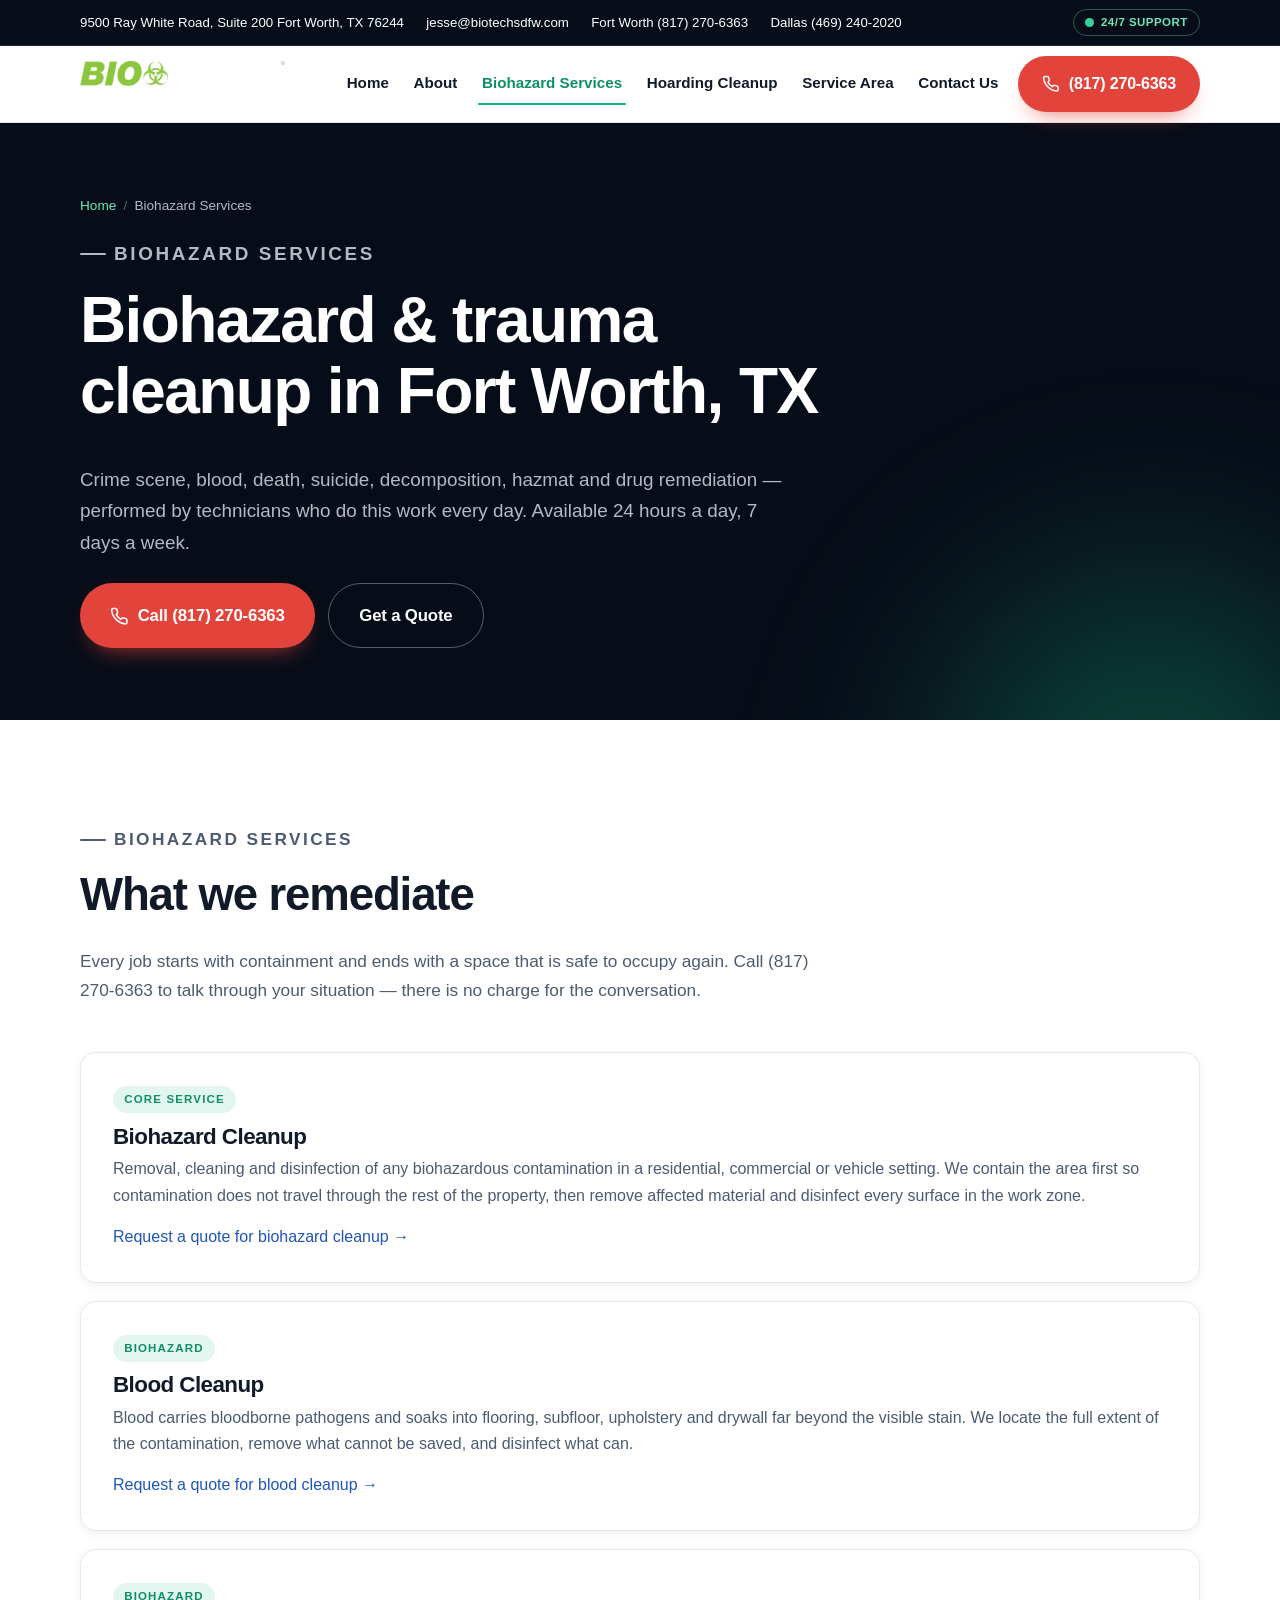
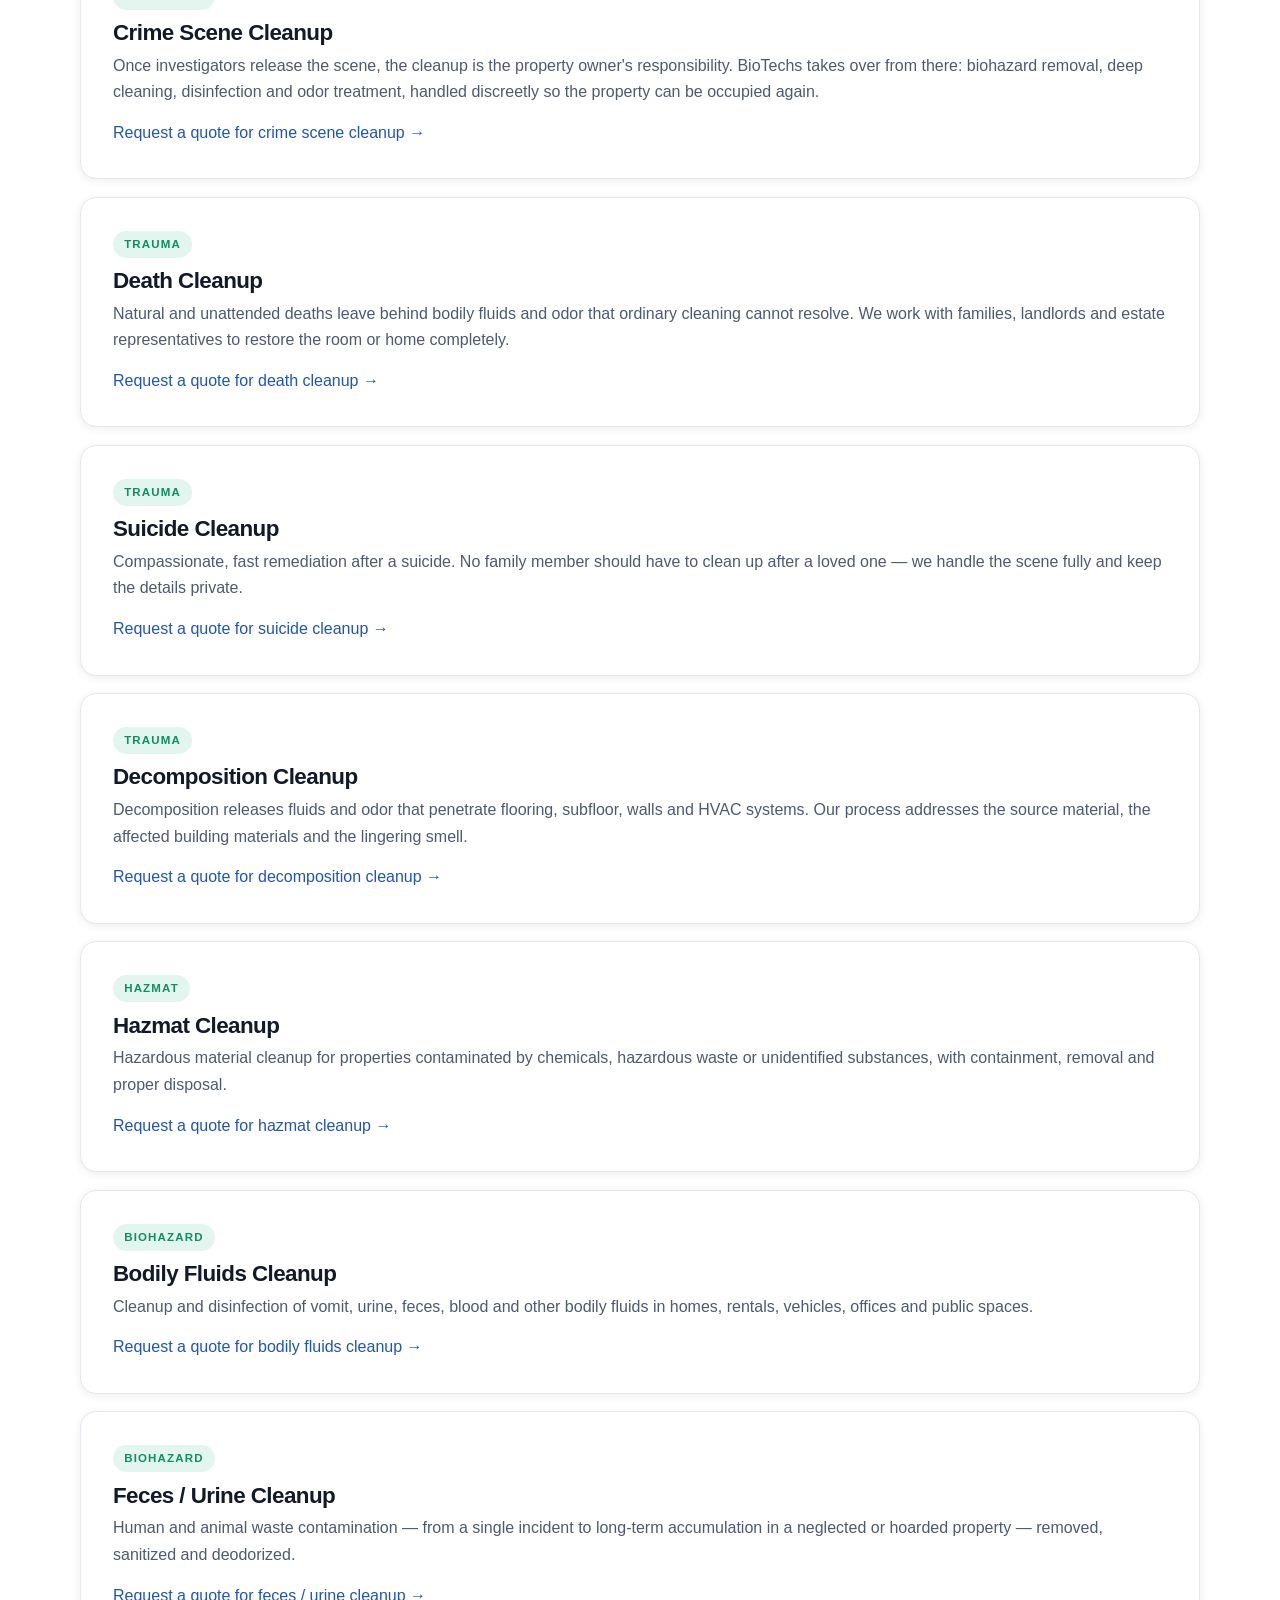
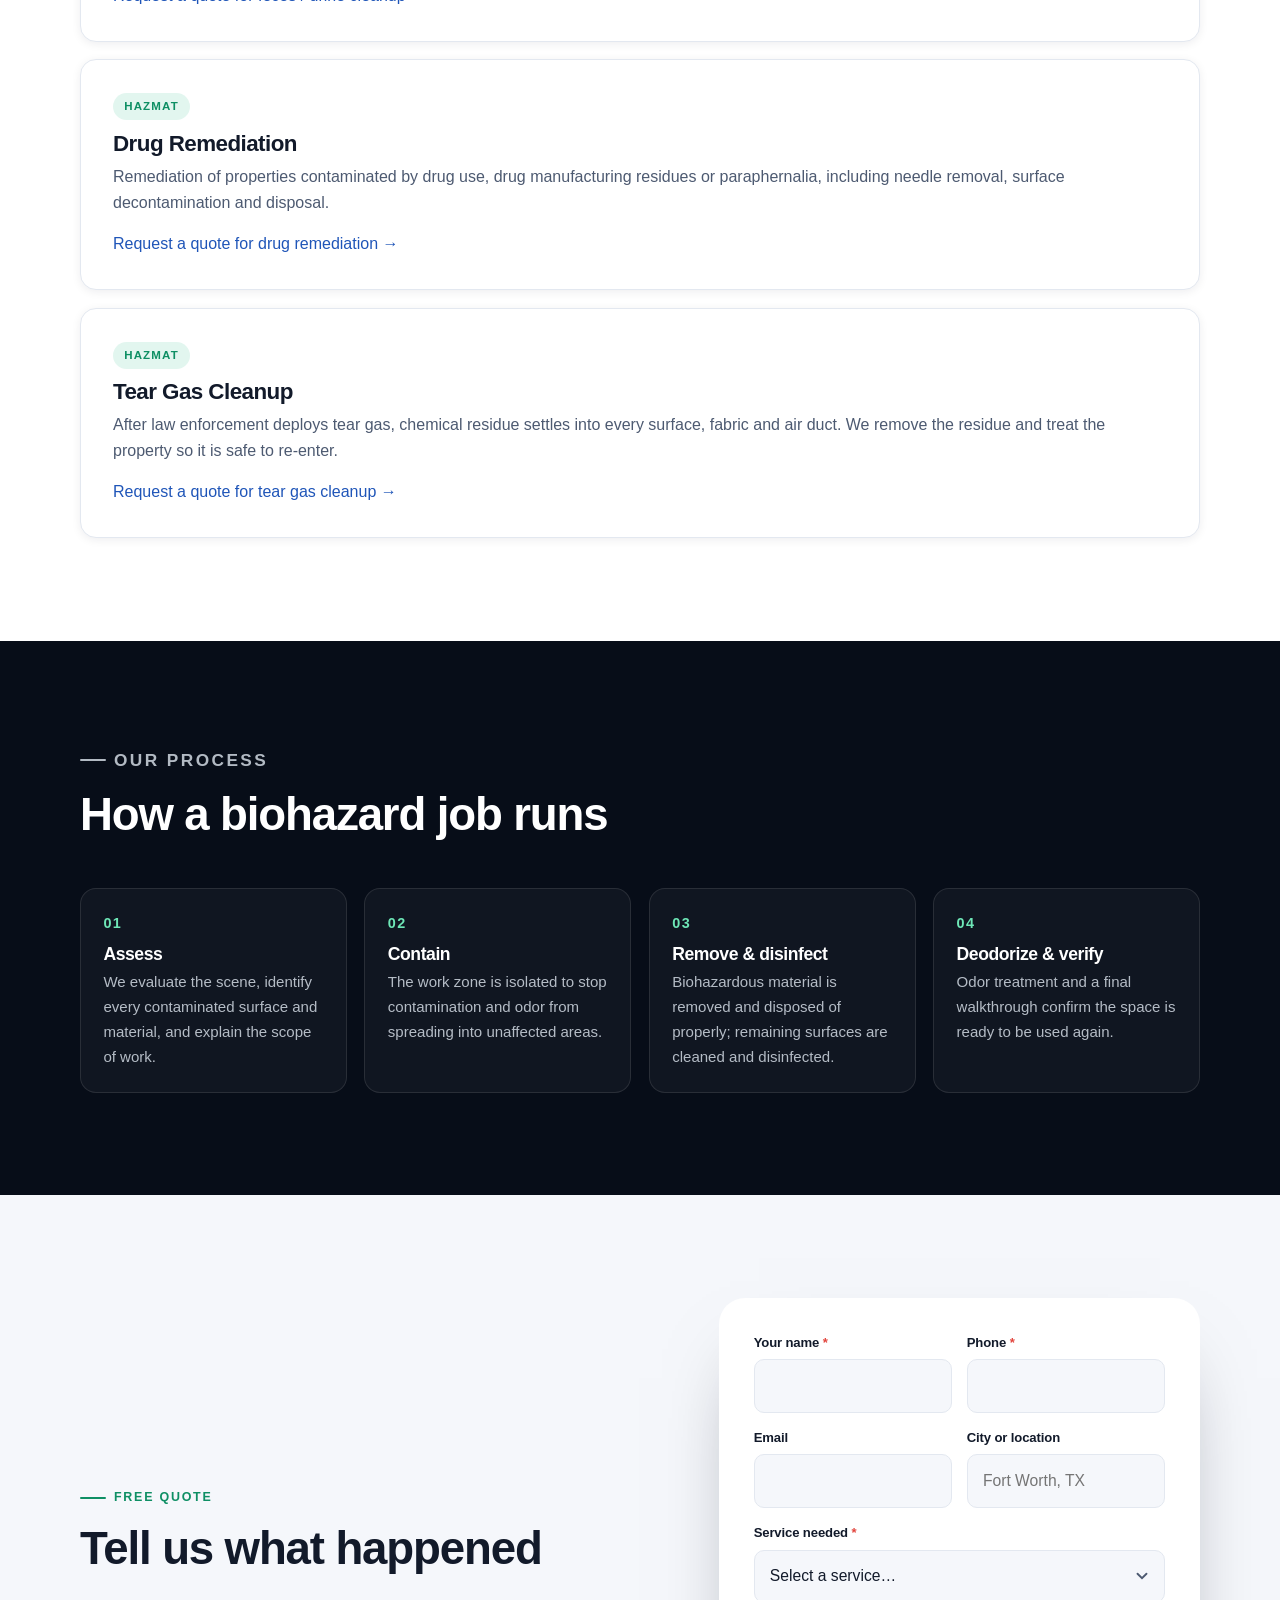
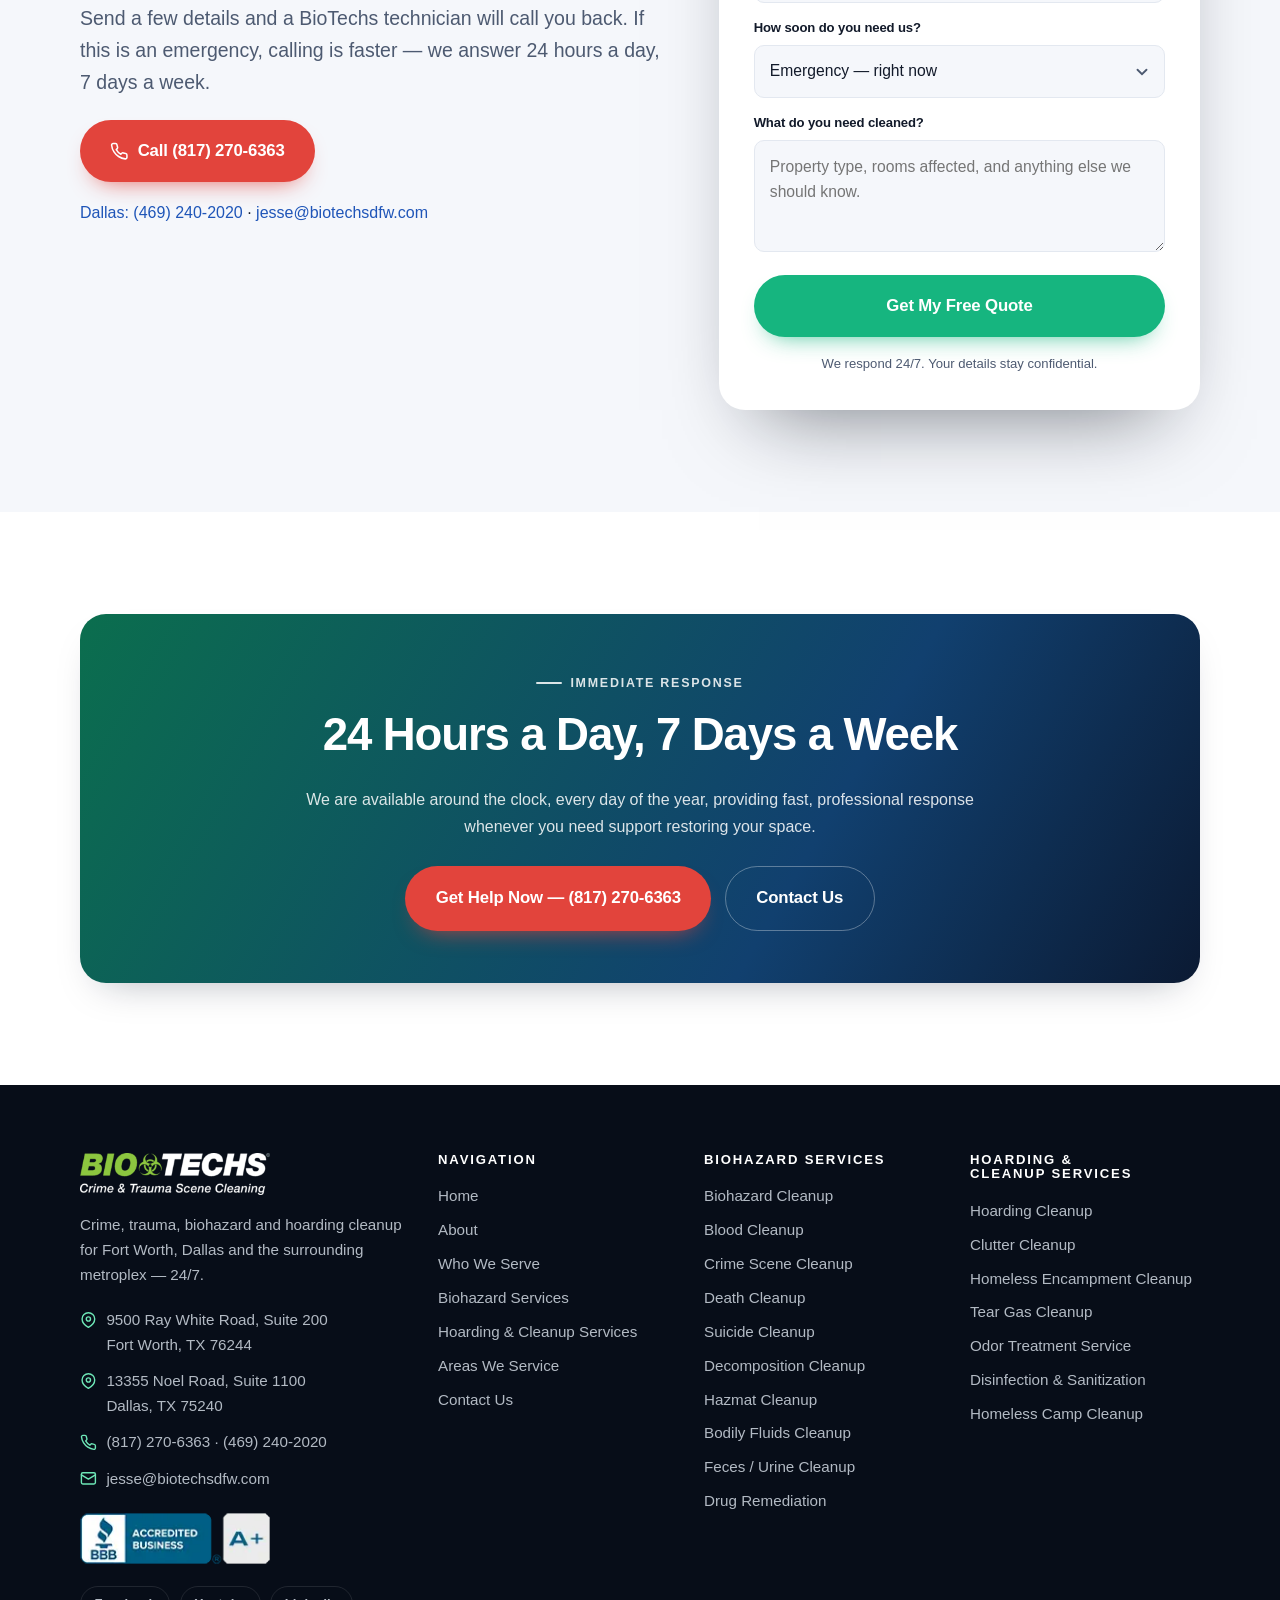
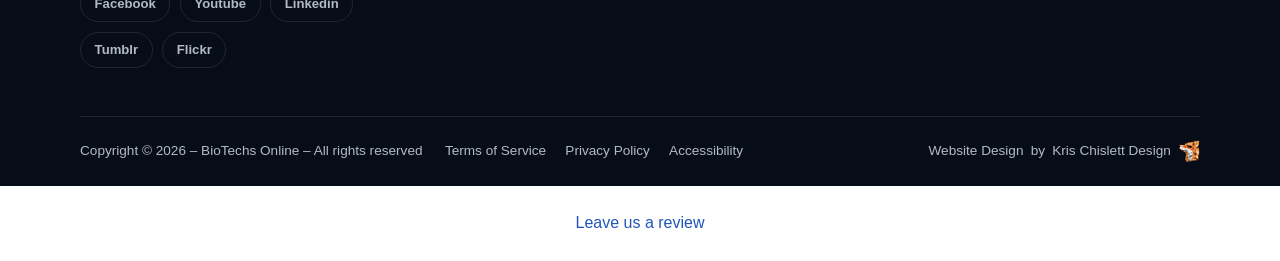
<file: biohazard-cleanup-services/index.html>
<!DOCTYPE html>
<html lang="en">
<head>
<meta charset="utf-8">
<meta name="viewport" content="width=device-width, initial-scale=1">
<title>Biohazard &amp; Crime Scene Cleanup Services | BioTechs Fort Worth, TX</title>
<meta name="description" content="Biohazard cleanup services in Fort Worth and Dallas: crime scene, blood, death, suicide, decomposition, bodily fluids, hazmat, tear gas and drug remediation. 24/7 response.">
<meta name="robots" content="index, follow">
<meta name="theme-color" content="#070d18">
<link rel="canonical" href="/biohazard-cleanup-services/">
<meta property="og:type" content="website">
<meta property="og:site_name" content="BioTechs Crime &amp; Trauma Scene Cleaning">
<meta property="og:title" content="Biohazard &amp; Crime Scene Cleanup Services | BioTechs Fort Worth, TX">
<meta property="og:description" content="Biohazard cleanup services in Fort Worth and Dallas: crime scene, blood, death, suicide, decomposition, bodily fluids, hazmat, tear gas and drug remediation. 24/7 response.">
<meta property="og:image" content="/images/source/00-biotechs-logo-1024x225-png.webp">
<meta name="twitter:card" content="summary_large_image">
<link rel="icon" href="/favicon.svg" type="image/svg+xml">
<link rel="apple-touch-icon" href="/favicon.svg">
<link rel="stylesheet" href="/assets/css/styles.css">
</head>
<body>
<a class="skip-link" href="#content">Skip to content</a>

<div class="topbar">
  <div class="wrap topbar__inner">
    <span class="topbar__item topbar__hide-sm">
      <a href="https://maps.app.goo.gl/574pvaTT7n1JZKF98" target="_blank" rel="noopener">9500 Ray White Road, Suite 200 Fort Worth, TX 76244</a>
    </span>
    <span class="topbar__item topbar__hide-sm">
      <a href="mailto:jesse@biotechsdfw.com">jesse@biotechsdfw.com</a>
    </span>
    <span class="topbar__item"><a href="tel:+18172706363">Fort Worth (817) 270-6363</a></span>
    <span class="topbar__item topbar__hide-sm"><a href="tel:+14692402020">Dallas (469) 240-2020</a></span>
    <span class="topbar__badge"><span class="pulse-dot" aria-hidden="true"></span> 24/7 Support</span>
  </div>
</div>

<header class="header">
  <div class="wrap header__inner">
    <a class="logo" href="/" aria-label="BioTechs Crime &amp; Trauma Scene Cleaning — home">
      <img src="/images/source/00-biotechs-logo-1024x225-png.webp"
           srcset="/images/source/01-biotechs-logo-300x66-png.webp 300w,
                   /images/source/02-biotechs-logo-768x169-png.webp 768w,
                   /images/source/00-biotechs-logo-1024x225-png.webp 1024w"
           sizes="205px"
           width="1024" height="225"
           alt="BioTechs Logo featuring stylized green and blue elements symbolizing biotechnology innovation and growth.">
    </a>

    <button class="nav-toggle" type="button" aria-expanded="false" aria-controls="primary-nav">
      <span class="nav-toggle__bars" aria-hidden="true"></span> Menu
    </button>

    <nav class="nav" id="primary-nav" aria-label="Primary">
      <ul class="nav__list">
        <li><a class="nav__link" href="/">Home</a></li>
        <li><a class="nav__link" href="/about/">About</a></li>
        <li><a class="nav__link" href="/biohazard-cleanup-services/" aria-current="page">Biohazard Services</a></li>
        <li><a class="nav__link" href="/hoarding-cleanup/">Hoarding Cleanup</a></li>
        <li><a class="nav__link" href="/areas-served/">Service Area</a></li>
        <li><a class="nav__link" href="/contact-us/">Contact Us</a></li>
        <li class="nav__cta-mobile"><a class="btn btn--call btn--block" href="tel:+18172706363">Call (817) 270-6363</a></li>
      </ul>
    </nav>

    <a class="btn btn--call header__cta" href="tel:+18172706363">
      <svg viewBox="0 0 24 24" fill="none" stroke="currentColor" stroke-width="2" stroke-linecap="round" stroke-linejoin="round" aria-hidden="true"><path d="M22 16.92v3a2 2 0 0 1-2.18 2 19.79 19.79 0 0 1-8.63-3.07 19.5 19.5 0 0 1-6-6A19.79 19.79 0 0 1 2.12 4.18A2 2 0 0 1 4.11 2h3a2 2 0 0 1 2 1.72 12.84 12.84 0 0 0 .7 2.81 2 2 0 0 1-.45 2.11L8.09 9.91a16 16 0 0 0 6 6l1.27-1.27a2 2 0 0 1 2.11-.45 12.84 12.84 0 0 0 2.81.7A2 2 0 0 1 22 16.92z"/></svg>
      (817) 270-6363
    </a>
  </div>
</header>

<main id="content">

  <!-- =========================================================== page hero -->
  <section class="page-hero">
    <div class="wrap">
      <ul class="breadcrumb">
        <li><a href="/">Home</a></li>
        <li>Biohazard Services</li>
      </ul>
      <p class="eyebrow eyebrow--invert">Biohazard services</p>
      <h1>Biohazard &amp; trauma cleanup in Fort Worth, TX</h1>
      <p>Crime scene, blood, death, suicide, decomposition, hazmat and drug remediation &mdash; performed by technicians who do this work every day. Available 24 hours a day, 7 days a week.</p>
      <div class="page-hero__actions">
        <a class="btn btn--call btn--lg" href="tel:+18172706363"><svg viewBox="0 0 24 24" fill="none" stroke="currentColor" stroke-width="2" stroke-linecap="round" stroke-linejoin="round" aria-hidden="true"><path d="M22 16.92v3a2 2 0 0 1-2.18 2 19.79 19.79 0 0 1-8.63-3.07 19.5 19.5 0 0 1-6-6A19.79 19.79 0 0 1 2.12 4.18A2 2 0 0 1 4.11 2h3a2 2 0 0 1 2 1.72 12.84 12.84 0 0 0 .7 2.81 2 2 0 0 1-.45 2.11L8.09 9.91a16 16 0 0 0 6 6l1.27-1.27a2 2 0 0 1 2.11-.45 12.84 12.84 0 0 0 2.81.7A2 2 0 0 1 22 16.92z"/></svg> Call (817) 270-6363</a>
        <a class="btn btn--ghost btn--lg" href="#quote">Get a Quote</a>
      </div>
    </div>
  </section>
  <!-- =========================================================== services -->
  <section class="section">
    <div class="wrap">
      <div class="section-head reveal">
        <p class="eyebrow">Biohazard services</p>
        <h2>What we remediate</h2>
        <p>Every job starts with containment and ends with a space that is safe to occupy again. Call (817) 270-6363 to talk through your situation &mdash; there is no charge for the conversation.</p>
      </div>

      <div>
        <article class="service-block reveal" id="biohazard-cleanup">
          <span class="service-block__tag">Core service</span>
          <h3>Biohazard Cleanup</h3>
          <p>Removal, cleaning and disinfection of any biohazardous contamination in a residential, commercial or vehicle setting. We contain the area first so contamination does not travel through the rest of the property, then remove affected material and disinfect every surface in the work zone.</p>
          <p style="margin-top:.9rem"><a href="#quote">Request a quote for biohazard cleanup &rarr;</a></p>
        </article>
        <article class="service-block reveal" id="blood-cleanup">
          <span class="service-block__tag">Biohazard</span>
          <h3>Blood Cleanup</h3>
          <p>Blood carries bloodborne pathogens and soaks into flooring, subfloor, upholstery and drywall far beyond the visible stain. We locate the full extent of the contamination, remove what cannot be saved, and disinfect what can.</p>
          <p style="margin-top:.9rem"><a href="#quote">Request a quote for blood cleanup &rarr;</a></p>
        </article>
        <article class="service-block reveal" id="crime-scene-cleanup">
          <span class="service-block__tag">Biohazard</span>
          <h3>Crime Scene Cleanup</h3>
          <p>Once investigators release the scene, the cleanup is the property owner's responsibility. BioTechs takes over from there: biohazard removal, deep cleaning, disinfection and odor treatment, handled discreetly so the property can be occupied again.</p>
          <p style="margin-top:.9rem"><a href="#quote">Request a quote for crime scene cleanup &rarr;</a></p>
        </article>
        <article class="service-block reveal" id="death-cleanup">
          <span class="service-block__tag">Trauma</span>
          <h3>Death Cleanup</h3>
          <p>Natural and unattended deaths leave behind bodily fluids and odor that ordinary cleaning cannot resolve. We work with families, landlords and estate representatives to restore the room or home completely.</p>
          <p style="margin-top:.9rem"><a href="#quote">Request a quote for death cleanup &rarr;</a></p>
        </article>
        <article class="service-block reveal" id="suicide-cleanup">
          <span class="service-block__tag">Trauma</span>
          <h3>Suicide Cleanup</h3>
          <p>Compassionate, fast remediation after a suicide. No family member should have to clean up after a loved one &mdash; we handle the scene fully and keep the details private.</p>
          <p style="margin-top:.9rem"><a href="#quote">Request a quote for suicide cleanup &rarr;</a></p>
        </article>
        <article class="service-block reveal" id="decomposition-cleanup">
          <span class="service-block__tag">Trauma</span>
          <h3>Decomposition Cleanup</h3>
          <p>Decomposition releases fluids and odor that penetrate flooring, subfloor, walls and HVAC systems. Our process addresses the source material, the affected building materials and the lingering smell.</p>
          <p style="margin-top:.9rem"><a href="#quote">Request a quote for decomposition cleanup &rarr;</a></p>
        </article>
        <article class="service-block reveal" id="hazmat-cleanup">
          <span class="service-block__tag">Hazmat</span>
          <h3>Hazmat Cleanup</h3>
          <p>Hazardous material cleanup for properties contaminated by chemicals, hazardous waste or unidentified substances, with containment, removal and proper disposal.</p>
          <p style="margin-top:.9rem"><a href="#quote">Request a quote for hazmat cleanup &rarr;</a></p>
        </article>
        <article class="service-block reveal" id="bodily-fluids-cleanup">
          <span class="service-block__tag">Biohazard</span>
          <h3>Bodily Fluids Cleanup</h3>
          <p>Cleanup and disinfection of vomit, urine, feces, blood and other bodily fluids in homes, rentals, vehicles, offices and public spaces.</p>
          <p style="margin-top:.9rem"><a href="#quote">Request a quote for bodily fluids cleanup &rarr;</a></p>
        </article>
        <article class="service-block reveal" id="feces-urine-cleanup">
          <span class="service-block__tag">Biohazard</span>
          <h3>Feces / Urine Cleanup</h3>
          <p>Human and animal waste contamination &mdash; from a single incident to long-term accumulation in a neglected or hoarded property &mdash; removed, sanitized and deodorized.</p>
          <p style="margin-top:.9rem"><a href="#quote">Request a quote for feces / urine cleanup &rarr;</a></p>
        </article>
        <article class="service-block reveal" id="drug-remediation">
          <span class="service-block__tag">Hazmat</span>
          <h3>Drug Remediation</h3>
          <p>Remediation of properties contaminated by drug use, drug manufacturing residues or paraphernalia, including needle removal, surface decontamination and disposal.</p>
          <p style="margin-top:.9rem"><a href="#quote">Request a quote for drug remediation &rarr;</a></p>
        </article>
        <article class="service-block reveal" id="tear-gas-cleanup">
          <span class="service-block__tag">Hazmat</span>
          <h3>Tear Gas Cleanup</h3>
          <p>After law enforcement deploys tear gas, chemical residue settles into every surface, fabric and air duct. We remove the residue and treat the property so it is safe to re-enter.</p>
          <p style="margin-top:.9rem"><a href="#quote">Request a quote for tear gas cleanup &rarr;</a></p>
        </article>
      </div>
    </div>
  </section>

  <!-- ============================================================= process -->
  <section class="section section--dark" aria-labelledby="bio-process">
    <div class="wrap">
      <div class="section-head reveal">
        <p class="eyebrow eyebrow--invert">Our process</p>
        <h2 id="bio-process">How a biohazard job runs</h2>
      </div>
      <ol class="steps">
        <li class="reveal"><h3>Assess</h3><p>We evaluate the scene, identify every contaminated surface and material, and explain the scope of work.</p></li>
        <li class="reveal"><h3>Contain</h3><p>The work zone is isolated to stop contamination and odor from spreading into unaffected areas.</p></li>
        <li class="reveal"><h3>Remove &amp; disinfect</h3><p>Biohazardous material is removed and disposed of properly; remaining surfaces are cleaned and disinfected.</p></li>
        <li class="reveal"><h3>Deodorize &amp; verify</h3><p>Odor treatment and a final walkthrough confirm the space is ready to be used again.</p></li>
      </ol>
    </div>
  </section>

  <!-- ============================================================== quote -->
  <section class="section section--paper" id="quote" aria-labelledby="quote-title">
    <div class="wrap split">
      <div class="reveal">
        <p class="eyebrow">Free quote</p>
        <h2 id="quote-title">Tell us what happened</h2>
        <p class="lede">
          Send a few details and a BioTechs technician will call you back. If this is
          an emergency, calling is faster &mdash; we answer 24 hours a day, 7 days a week.
        </p>
        <p>
          <a class="btn btn--call btn--lg" href="tel:+18172706363"><svg viewBox="0 0 24 24" fill="none" stroke="currentColor" stroke-width="2" stroke-linecap="round" stroke-linejoin="round" aria-hidden="true"><path d="M22 16.92v3a2 2 0 0 1-2.18 2 19.79 19.79 0 0 1-8.63-3.07 19.5 19.5 0 0 1-6-6A19.79 19.79 0 0 1 2.12 4.18A2 2 0 0 1 4.11 2h3a2 2 0 0 1 2 1.72 12.84 12.84 0 0 0 .7 2.81 2 2 0 0 1-.45 2.11L8.09 9.91a16 16 0 0 0 6 6l1.27-1.27a2 2 0 0 1 2.11-.45 12.84 12.84 0 0 0 2.81.7A2 2 0 0 1 22 16.92z"/></svg> Call (817) 270-6363</a>
        </p>
        <p><a href="tel:+14692402020">Dallas: (469) 240-2020</a> &middot; <a href="mailto:jesse@biotechsdfw.com">jesse@biotechsdfw.com</a></p>
      </div>

      <div class="quote-card reveal">
        <p class="form-status" id="quote-status" hidden></p>

        <form method="POST"
              action="https://vision.leadrai.com/api/forms/27e10beb5635736ba86fe5668b1bdff4"
              data-leadr
              data-status="quote-status"
              class="form-grid form-grid--2">
          <input type="hidden" name="_form" value="Quote request">
          <input type="hidden" name="_page" value="">
          <input type="text" name="_gotcha" tabindex="-1" autocomplete="off" style="display:none">

          <div class="field">
            <label for="bio-name">Your name <span class="req" aria-hidden="true">*</span></label>
            <input id="bio-name" type="text" name="name" autocomplete="name" required>
          </div>

          <div class="field">
            <label for="bio-phone">Phone <span class="req" aria-hidden="true">*</span></label>
            <input id="bio-phone" type="tel" name="phone" autocomplete="tel" required>
          </div>

          <div class="field">
            <label for="bio-email">Email</label>
            <input id="bio-email" type="email" name="email" autocomplete="email">
          </div>

          <div class="field">
            <label for="bio-city">City or location</label>
            <input id="bio-city" type="text" name="Location" placeholder="Fort Worth, TX">
          </div>

          <div class="field field--full">
            <label for="bio-service">Service needed <span class="req" aria-hidden="true">*</span></label>
            <select id="bio-service" name="Service needed" required>
              <option value="">Select a service&hellip;</option>
              <option>Crime Scene Cleanup</option>
              <option>Blood Cleanup</option>
              <option>Death Cleanup</option>
              <option>Suicide Cleanup</option>
              <option>Decomposition Cleanup</option>
              <option>Biohazard Cleanup</option>
              <option>Bodily Fluids Cleanup</option>
              <option>Feces / Urine Cleanup</option>
              <option>Hazmat Cleanup</option>
              <option>Drug Remediation</option>
              <option>Tear Gas Cleanup</option>
              <option>Hoarding Cleanup</option>
              <option>Clutter Cleanup</option>
              <option>Homeless Encampment Cleanup</option>
              <option>Odor Treatment Service</option>
              <option>Disinfection &amp; Sanitization</option>
              <option>Something else</option>
            </select>
          </div>

          <div class="field field--full">
            <label for="bio-urgency">How soon do you need us?</label>
            <select id="bio-urgency" name="Urgency">
              <option>Emergency &mdash; right now</option>
              <option>Today</option>
              <option>Within 48 hours</option>
              <option>Planning ahead</option>
            </select>
          </div>

          <div class="field field--full">
            <label for="bio-details">What do you need cleaned?</label>
            <textarea id="bio-details" name="Details" placeholder="Property type, rooms affected, and anything else we should know."></textarea>
          </div>

          <div class="field field--full">
            <button class="btn btn--block btn--lg" type="submit">Get My Free Quote</button>
          </div>
        </form>
        <p class="quote-card__note">We respond 24/7. Your details stay confidential.</p>
      </div>
    </div>
  </section>
  <!-- ============================================================ cta band -->
  <section class="section">
    <div class="wrap">
      <div class="cta-band reveal">
        <p class="eyebrow eyebrow--invert" style="justify-content:center">Immediate response</p>
        <h2>24 Hours a Day, 7 Days a Week</h2>
        <p>
          We are available around the clock, every day of the year, providing fast,
          professional response whenever you need support restoring your space.
        </p>
        <div class="cta-band__actions">
          <a class="btn btn--call btn--lg" href="tel:+18172706363">Get Help Now &mdash; (817) 270-6363</a>
          <a class="btn btn--ghost btn--lg" href="/contact-us/">Contact Us</a>
        </div>
      </div>
    </div>
  </section>

</main>

<footer class="footer">
  <div class="wrap">
    <div class="footer__grid">
      <div class="footer__brand">
        <img src="/images/source/00-biotechs-logo-1024x225-png.webp"
             srcset="/images/source/01-biotechs-logo-300x66-png.webp 300w,
                     /images/source/02-biotechs-logo-768x169-png.webp 768w,
                     /images/source/00-biotechs-logo-1024x225-png.webp 1024w"
             sizes="190px" width="1024" height="225" loading="lazy"
             alt="BioTechs Logo featuring stylized green and blue elements symbolizing biotechnology innovation and growth.">
        <p>Crime, trauma, biohazard and hoarding cleanup for Fort Worth, Dallas and the surrounding metroplex — 24/7.</p>

        <ul class="footer__contact">
          <li>
            <svg viewBox="0 0 24 24" fill="none" stroke="currentColor" stroke-width="2" stroke-linecap="round" stroke-linejoin="round" aria-hidden="true"><path d="M21 10c0 7-9 12-9 12s-9-5-9-12a9 9 0 0 1 18 0z"/><circle cx="12" cy="10" r="3"/></svg>
            <a href="https://maps.app.goo.gl/574pvaTT7n1JZKF98" target="_blank" rel="noopener">9500 Ray White Road, Suite 200<br>Fort Worth, TX 76244</a>
          </li>
          <li>
            <svg viewBox="0 0 24 24" fill="none" stroke="currentColor" stroke-width="2" stroke-linecap="round" stroke-linejoin="round" aria-hidden="true"><path d="M21 10c0 7-9 12-9 12s-9-5-9-12a9 9 0 0 1 18 0z"/><circle cx="12" cy="10" r="3"/></svg>
            <a href="https://maps.app.goo.gl/K51b7zrCyugf8hHr6" target="_blank" rel="noopener">13355 Noel Road, Suite 1100<br>Dallas, TX 75240</a>
          </li>
          <li>
            <svg viewBox="0 0 24 24" fill="none" stroke="currentColor" stroke-width="2" stroke-linecap="round" stroke-linejoin="round" aria-hidden="true"><path d="M22 16.92v3a2 2 0 0 1-2.18 2 19.79 19.79 0 0 1-8.63-3.07 19.5 19.5 0 0 1-6-6A19.79 19.79 0 0 1 2.12 4.18A2 2 0 0 1 4.11 2h3a2 2 0 0 1 2 1.72 12.84 12.84 0 0 0 .7 2.81 2 2 0 0 1-.45 2.11L8.09 9.91a16 16 0 0 0 6 6l1.27-1.27a2 2 0 0 1 2.11-.45 12.84 12.84 0 0 0 2.81.7A2 2 0 0 1 22 16.92z"/></svg>
            <span><a href="tel:+18172706363">(817) 270-6363</a> · <a href="tel:+14692402020">(469) 240-2020</a></span>
          </li>
          <li>
            <svg viewBox="0 0 24 24" fill="none" stroke="currentColor" stroke-width="2" stroke-linecap="round" stroke-linejoin="round" aria-hidden="true"><rect x="2" y="4" width="20" height="16" rx="2"/><path d="m2 7 10 6 10-6"/></svg>
            <a href="mailto:jesse@biotechsdfw.com">jesse@biotechsdfw.com</a>
          </li>
        </ul>

        <img class="footer__bbb" src="/images/source/05-bbb-accredit-business-badge.webp"
             width="300" height="113" loading="lazy"
             alt="BBB Accredited Business badge with blue and white colors, symbolizing trust and credibility for businesses.">

        <ul class="social">
          <li><a href="https://www.facebook.com/biotechsdfw" target="_blank" rel="noopener">Facebook</a></li>
          <li><a href="https://www.youtube.com/channel/UCbZPOLAiQCIJ4dVJfCCXYgQ" target="_blank" rel="noopener">Youtube</a></li>
          <li><a href="https://www.linkedin.com/company/biotechsdfwcrime/" target="_blank" rel="noopener">Linkedin</a></li>
          <li><a href="https://www.tumblr.com/crime-scene-cleanup-dallas" target="_blank" rel="noopener">Tumblr</a></li>
          <li><a href="https://www.flickr.com/people/190534095@N06/" target="_blank" rel="noopener">Flickr</a></li>
        </ul>
      </div>

      <div>
        <h2>Navigation</h2>
        <ul class="footer__list">
          <li><a href="/">Home</a></li>
          <li><a href="/about/">About</a></li>
          <li><a href="/about/#who-we-serve">Who We Serve</a></li>
          <li><a href="/biohazard-cleanup-services/">Biohazard Services</a></li>
          <li><a href="/hoarding-cleanup/">Hoarding &amp; Cleanup Services</a></li>
          <li><a href="/areas-served/">Areas We Service</a></li>
          <li><a href="/contact-us/">Contact Us</a></li>
        </ul>
      </div>

      <div>
        <h3>Biohazard Services</h3>
        <ul class="footer__list">
          <li><a href="/biohazard-cleanup-services/#biohazard-cleanup">Biohazard Cleanup</a></li>
          <li><a href="/biohazard-cleanup-services/#blood-cleanup">Blood Cleanup</a></li>
          <li><a href="/biohazard-cleanup-services/#crime-scene-cleanup">Crime Scene Cleanup</a></li>
          <li><a href="/biohazard-cleanup-services/#death-cleanup">Death Cleanup</a></li>
          <li><a href="/biohazard-cleanup-services/#suicide-cleanup">Suicide Cleanup</a></li>
          <li><a href="/biohazard-cleanup-services/#decomposition-cleanup">Decomposition Cleanup</a></li>
          <li><a href="/biohazard-cleanup-services/#hazmat-cleanup">Hazmat Cleanup</a></li>
          <li><a href="/biohazard-cleanup-services/#bodily-fluids-cleanup">Bodily Fluids Cleanup</a></li>
          <li><a href="/biohazard-cleanup-services/#feces-urine-cleanup">Feces / Urine Cleanup</a></li>
          <li><a href="/biohazard-cleanup-services/#drug-remediation">Drug Remediation</a></li>
        </ul>
      </div>

      <div>
        <h3>Hoarding &amp; Cleanup Services</h3>
        <ul class="footer__list">
          <li><a href="/hoarding-cleanup/#hoarding-cleanup">Hoarding Cleanup</a></li>
          <li><a href="/hoarding-cleanup/#clutter-cleanup">Clutter Cleanup</a></li>
          <li><a href="/hoarding-cleanup/#homeless-encampment-cleanup">Homeless Encampment Cleanup</a></li>
          <li><a href="/hoarding-cleanup/#tear-gas-cleanup">Tear Gas Cleanup</a></li>
          <li><a href="/hoarding-cleanup/#odor-treatment-service">Odor Treatment Service</a></li>
          <li><a href="/hoarding-cleanup/#disinfection-sanitization">Disinfection &amp; Sanitization</a></li>
          <li><a href="/hoarding-cleanup/#homeless-camp-cleanup">Homeless Camp Cleanup</a></li>
        </ul>
      </div>
    </div>

    <div class="footer__bottom">
      <span>Copyright © <span id="year">2026</span> – BioTechs Online – All rights reserved</span>
      <ul class="footer__legal">
        <li><a href="/terms-of-service/">Terms of Service</a></li>
        <li><a href="/privacy-policy/">Privacy Policy</a></li>
        <li><a href="/accessibility-statement/">Accessibility</a></li>
      </ul>
      <span class="footer__credit">
        <a href="https://www.krischislett.com/" target="_blank" rel="noopener">Website Design</a> by
        <a href="https://www.krischislett.com/" target="_blank" rel="noopener">Kris Chislett Design</a>
        <img src="/images/source/06-fox-color.png" width="22" height="22" loading="lazy" alt="Kris Chislett Design logo">
      </span>
    </div>
  </div>
</footer>

<div class="callbar">
  <a class="btn btn--call" href="tel:+18172706363">Call 24/7</a>
  <a class="btn" href="#quote">Get a Quote</a>
</div>

<script src="/assets/js/main.js" defer></script>
<p data-lv-review="1" style="text-align:center;margin:24px 0"><a href="/review">Leave us a review</a></p>
<script defer src="https://static.cloudflareinsights.com/beacon.min.js" data-cf-beacon='{"token": "0a932598fc5b4cc9baf156d875620bd1"}'></script>
<script defer data-lv-track src="https://vision.leadrai.com/api/forms/27e10beb5635736ba86fe5668b1bdff4/t.js"></script>
</body>
</html>
</file>
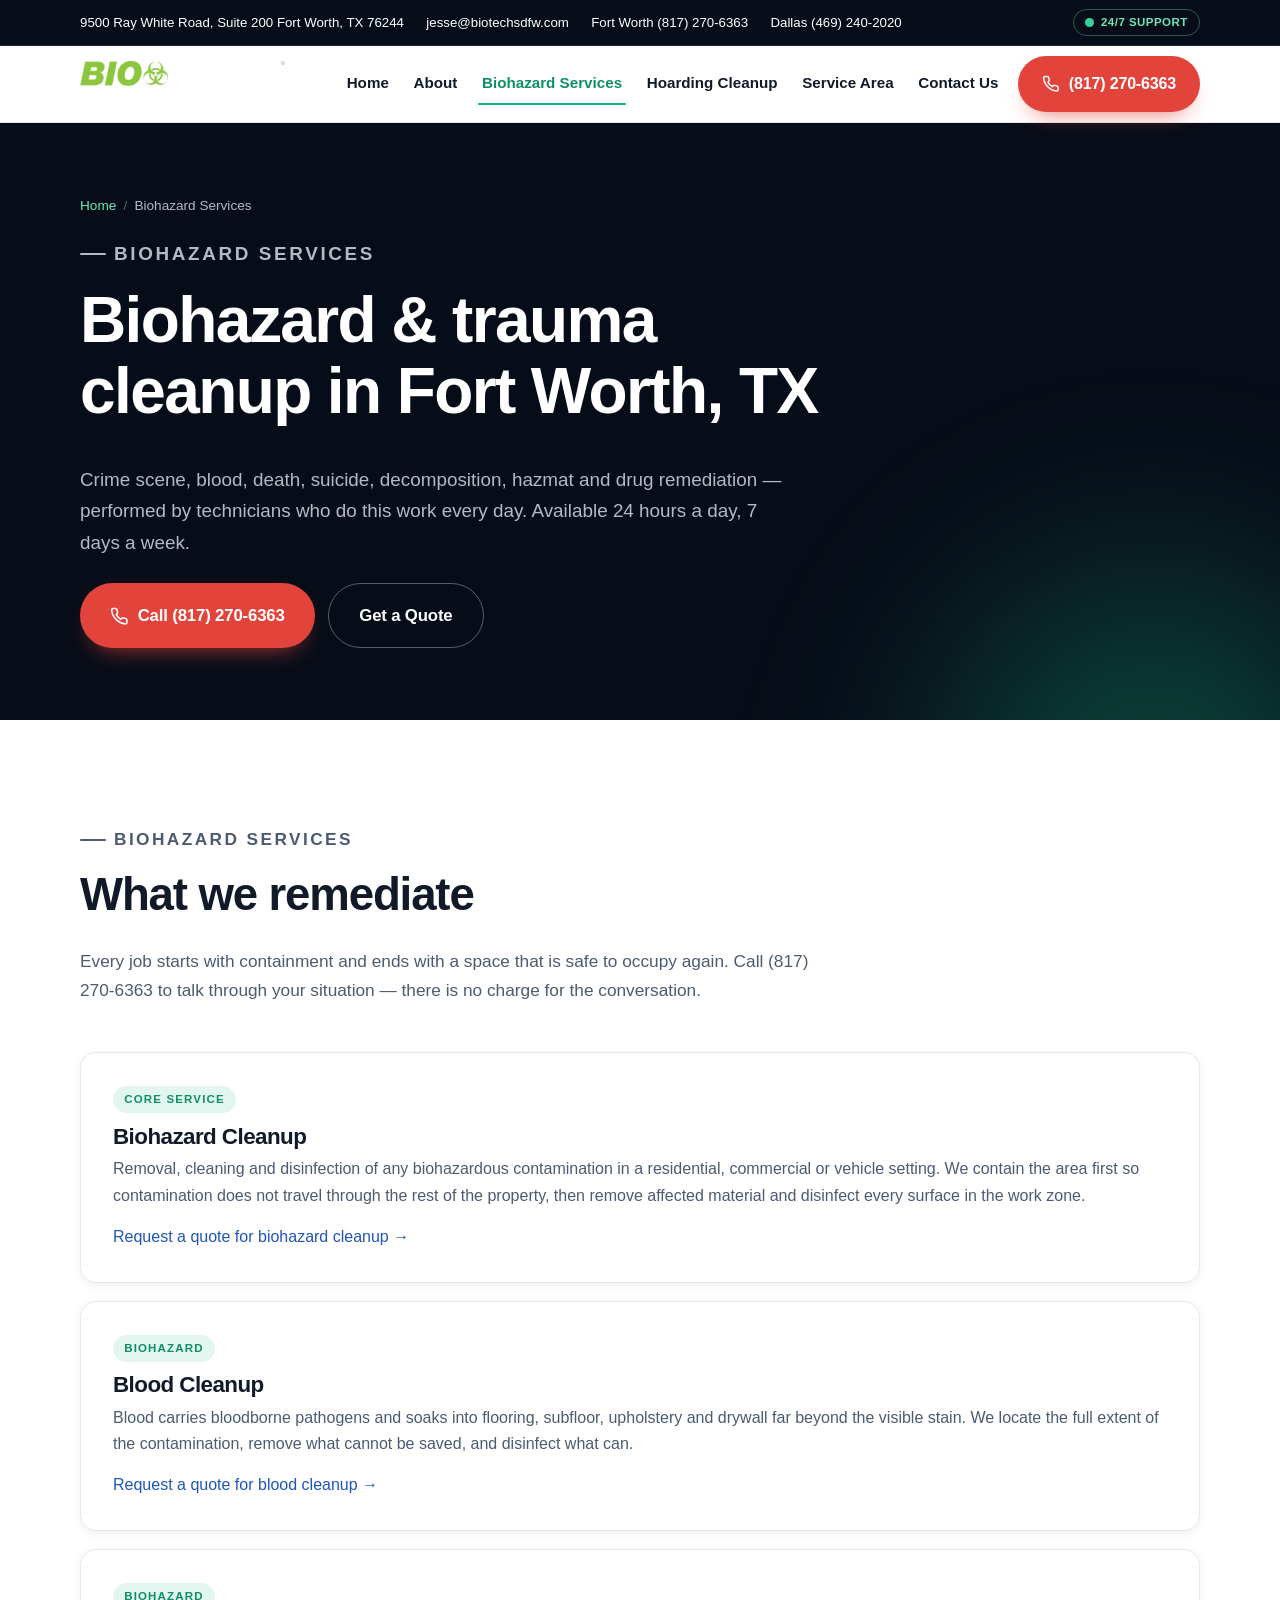
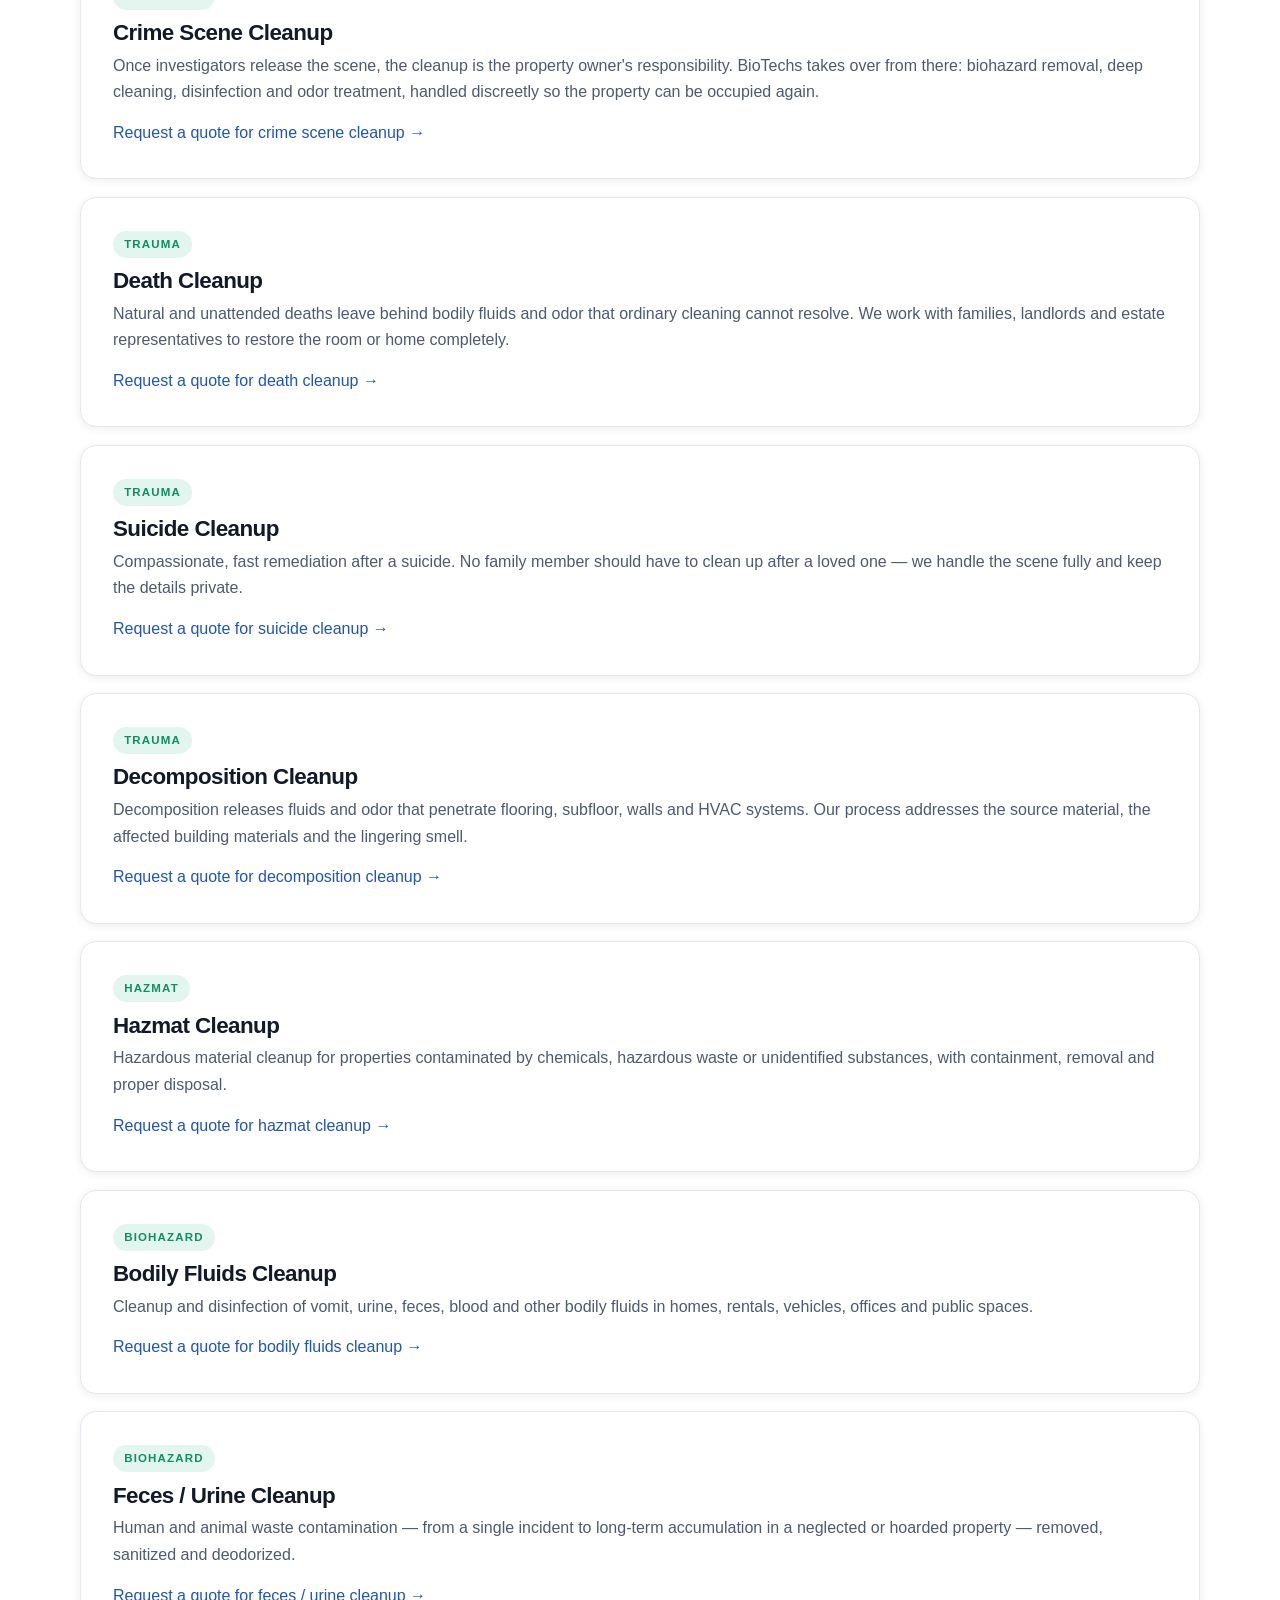
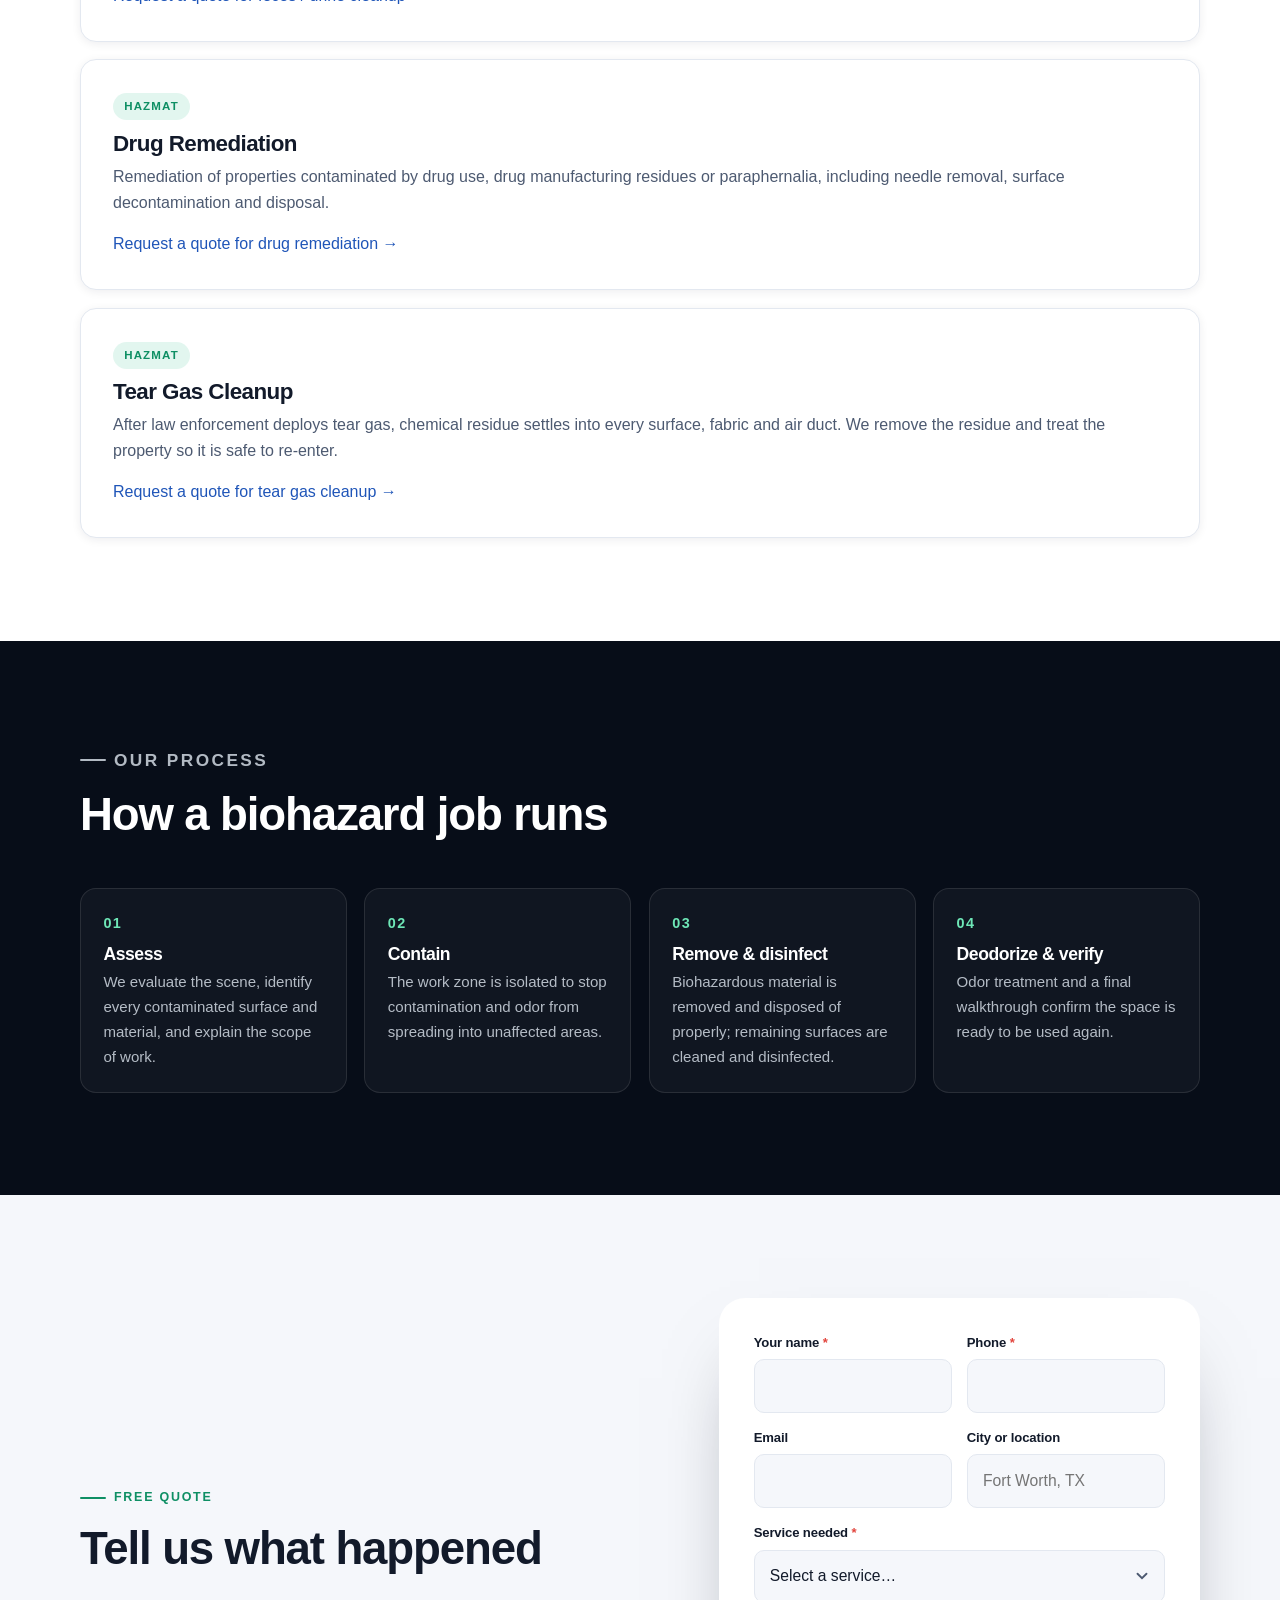
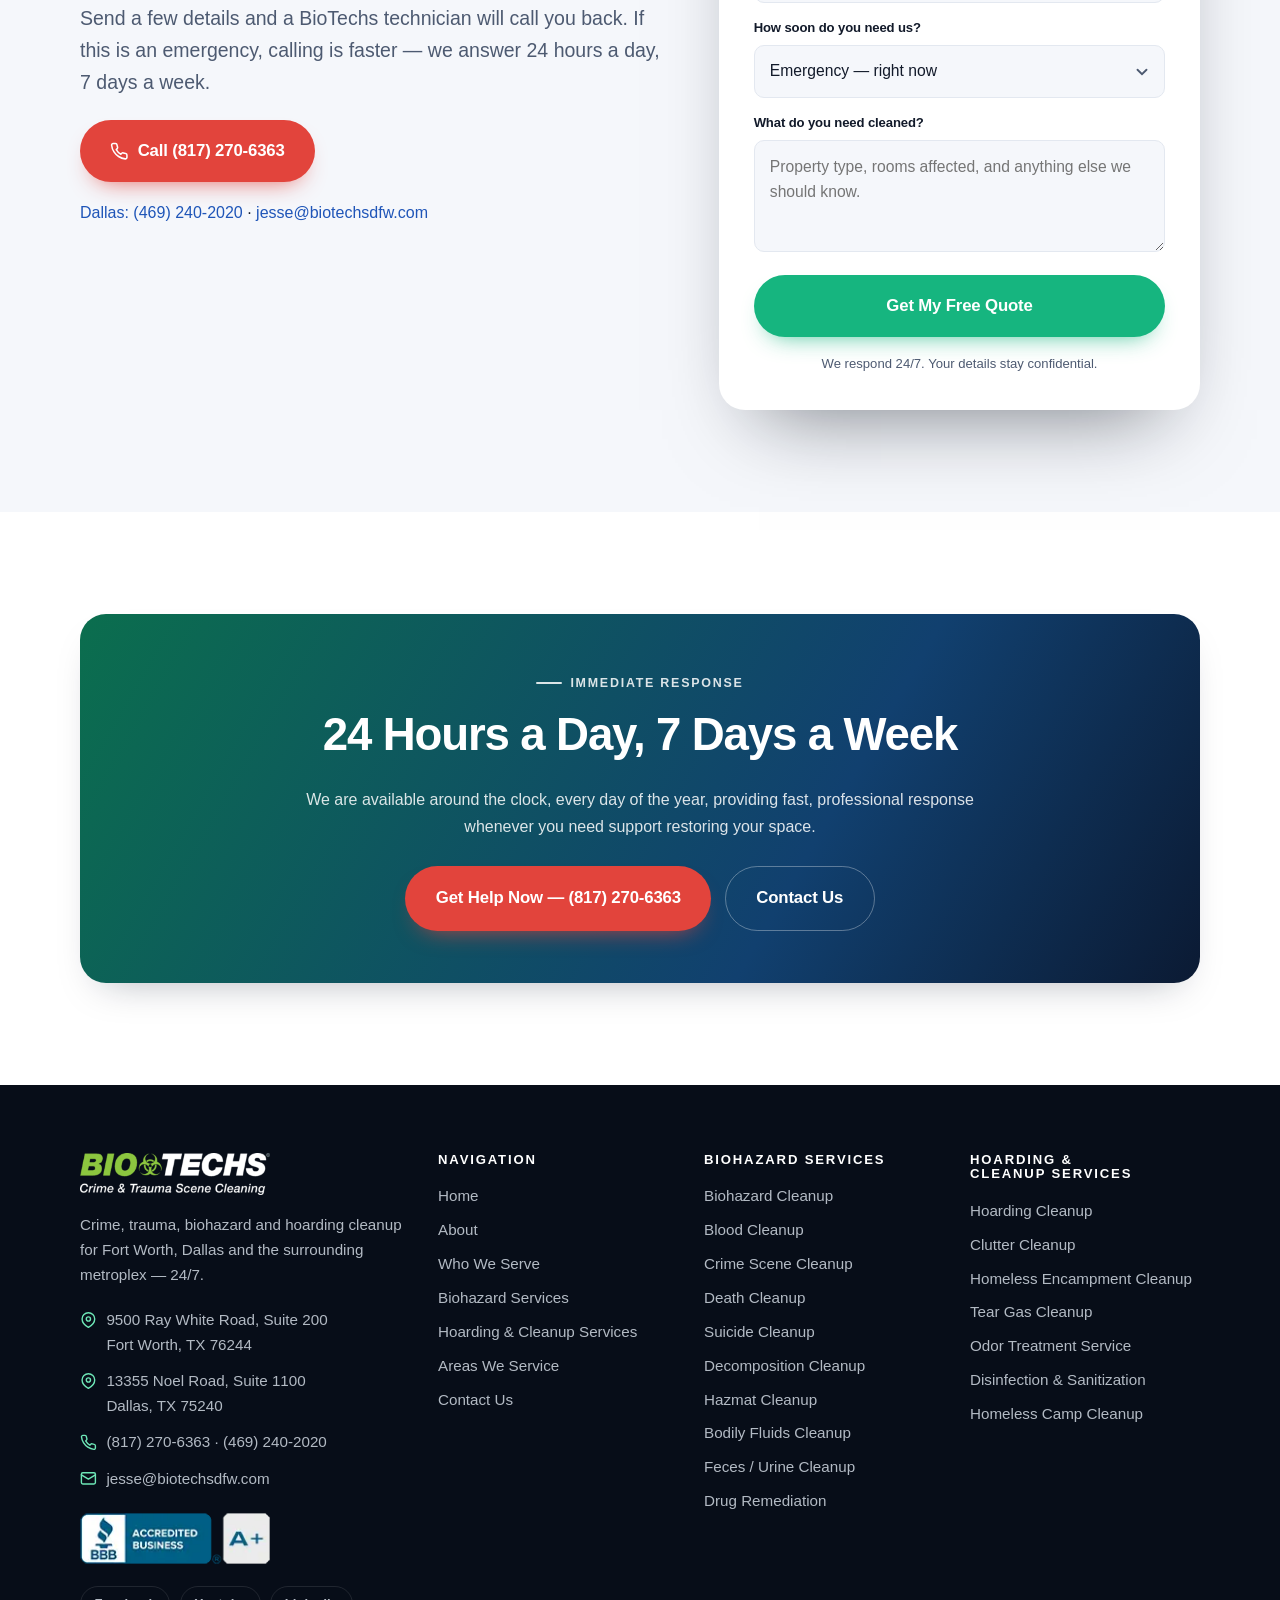
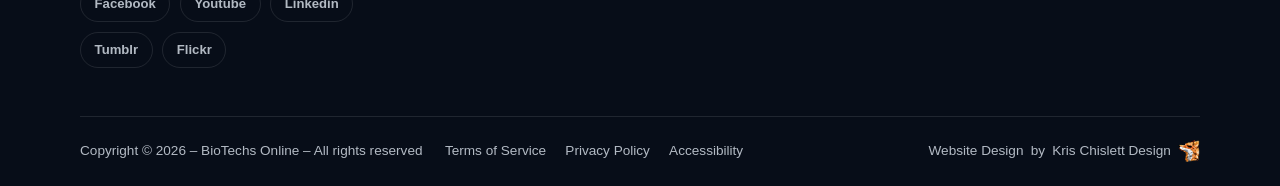
<file: biohazard-services/index.html>
<!DOCTYPE html>
<html lang="en">
<head>
<meta charset="utf-8">
<meta name="viewport" content="width=device-width, initial-scale=1">
<title>Biohazard &amp; Crime Scene Cleanup Services | BioTechs Fort Worth, TX</title>
<meta name="description" content="Biohazard cleanup services in Fort Worth and Dallas: crime scene, blood, death, suicide, decomposition, bodily fluids, hazmat, tear gas and drug remediation. 24/7 response.">
<meta name="robots" content="index, follow">
<meta name="theme-color" content="#070d18">
<link rel="canonical" href="/biohazard-services/">
<meta property="og:type" content="website">
<meta property="og:site_name" content="BioTechs Crime &amp; Trauma Scene Cleaning">
<meta property="og:title" content="Biohazard &amp; Crime Scene Cleanup Services | BioTechs Fort Worth, TX">
<meta property="og:description" content="Biohazard cleanup services in Fort Worth and Dallas: crime scene, blood, death, suicide, decomposition, bodily fluids, hazmat, tear gas and drug remediation. 24/7 response.">
<meta property="og:image" content="/images/source/00-biotechs-logo-1024x225-png.webp">
<meta name="twitter:card" content="summary_large_image">
<link rel="icon" href="/favicon.svg" type="image/svg+xml">
<link rel="apple-touch-icon" href="/favicon.svg">
<link rel="stylesheet" href="/assets/css/styles.css">
</head>
<body>
<a class="skip-link" href="#content">Skip to content</a>

<div class="topbar">
  <div class="wrap topbar__inner">
    <span class="topbar__item topbar__hide-sm">
      <a href="https://maps.app.goo.gl/574pvaTT7n1JZKF98" target="_blank" rel="noopener">9500 Ray White Road, Suite 200 Fort Worth, TX 76244</a>
    </span>
    <span class="topbar__item topbar__hide-sm">
      <a href="mailto:jesse@biotechsdfw.com">jesse@biotechsdfw.com</a>
    </span>
    <span class="topbar__item"><a href="tel:+18172706363">Fort Worth (817) 270-6363</a></span>
    <span class="topbar__item topbar__hide-sm"><a href="tel:+14692402020">Dallas (469) 240-2020</a></span>
    <span class="topbar__badge"><span class="pulse-dot" aria-hidden="true"></span> 24/7 Support</span>
  </div>
</div>

<header class="header">
  <div class="wrap header__inner">
    <a class="logo" href="/" aria-label="BioTechs Crime &amp; Trauma Scene Cleaning — home">
      <img src="/images/source/00-biotechs-logo-1024x225-png.webp"
           srcset="/images/source/01-biotechs-logo-300x66-png.webp 300w,
                   /images/source/02-biotechs-logo-768x169-png.webp 768w,
                   /images/source/00-biotechs-logo-1024x225-png.webp 1024w"
           sizes="205px"
           width="1024" height="225"
           alt="BioTechs Logo featuring stylized green and blue elements symbolizing biotechnology innovation and growth.">
    </a>

    <button class="nav-toggle" type="button" aria-expanded="false" aria-controls="primary-nav">
      <span class="nav-toggle__bars" aria-hidden="true"></span> Menu
    </button>

    <nav class="nav" id="primary-nav" aria-label="Primary">
      <ul class="nav__list">
        <li><a class="nav__link" href="/">Home</a></li>
        <li><a class="nav__link" href="/about/">About</a></li>
        <li><a class="nav__link" href="/biohazard-services/" aria-current="page">Biohazard Services</a></li>
        <li><a class="nav__link" href="/hoarding-cleanup-services/">Hoarding Cleanup</a></li>
        <li><a class="nav__link" href="/areas-we-service/">Service Area</a></li>
        <li><a class="nav__link" href="/contact-us/">Contact Us</a></li>
        <li class="nav__cta-mobile"><a class="btn btn--call btn--block" href="tel:+18172706363">Call (817) 270-6363</a></li>
      </ul>
    </nav>

    <a class="btn btn--call header__cta" href="tel:+18172706363">
      <svg viewBox="0 0 24 24" fill="none" stroke="currentColor" stroke-width="2" stroke-linecap="round" stroke-linejoin="round" aria-hidden="true"><path d="M22 16.92v3a2 2 0 0 1-2.18 2 19.79 19.79 0 0 1-8.63-3.07 19.5 19.5 0 0 1-6-6A19.79 19.79 0 0 1 2.12 4.18A2 2 0 0 1 4.11 2h3a2 2 0 0 1 2 1.72 12.84 12.84 0 0 0 .7 2.81 2 2 0 0 1-.45 2.11L8.09 9.91a16 16 0 0 0 6 6l1.27-1.27a2 2 0 0 1 2.11-.45 12.84 12.84 0 0 0 2.81.7A2 2 0 0 1 22 16.92z"/></svg>
      (817) 270-6363
    </a>
  </div>
</header>

<main id="content">

  <!-- =========================================================== page hero -->
  <section class="page-hero">
    <div class="wrap">
      <ul class="breadcrumb">
        <li><a href="/">Home</a></li>
        <li>Biohazard Services</li>
      </ul>
      <p class="eyebrow eyebrow--invert">Biohazard services</p>
      <h1>Biohazard &amp; trauma cleanup in Fort Worth, TX</h1>
      <p>Crime scene, blood, death, suicide, decomposition, hazmat and drug remediation &mdash; performed by technicians who do this work every day. Available 24 hours a day, 7 days a week.</p>
      <div class="page-hero__actions">
        <a class="btn btn--call btn--lg" href="tel:+18172706363"><svg viewBox="0 0 24 24" fill="none" stroke="currentColor" stroke-width="2" stroke-linecap="round" stroke-linejoin="round" aria-hidden="true"><path d="M22 16.92v3a2 2 0 0 1-2.18 2 19.79 19.79 0 0 1-8.63-3.07 19.5 19.5 0 0 1-6-6A19.79 19.79 0 0 1 2.12 4.18A2 2 0 0 1 4.11 2h3a2 2 0 0 1 2 1.72 12.84 12.84 0 0 0 .7 2.81 2 2 0 0 1-.45 2.11L8.09 9.91a16 16 0 0 0 6 6l1.27-1.27a2 2 0 0 1 2.11-.45 12.84 12.84 0 0 0 2.81.7A2 2 0 0 1 22 16.92z"/></svg> Call (817) 270-6363</a>
        <a class="btn btn--ghost btn--lg" href="#quote">Get a Quote</a>
      </div>
    </div>
  </section>
  <!-- =========================================================== services -->
  <section class="section">
    <div class="wrap">
      <div class="section-head reveal">
        <p class="eyebrow">Biohazard services</p>
        <h2>What we remediate</h2>
        <p>Every job starts with containment and ends with a space that is safe to occupy again. Call (817) 270-6363 to talk through your situation &mdash; there is no charge for the conversation.</p>
      </div>

      <div>
        <article class="service-block reveal" id="biohazard-cleanup">
          <span class="service-block__tag">Core service</span>
          <h3>Biohazard Cleanup</h3>
          <p>Removal, cleaning and disinfection of any biohazardous contamination in a residential, commercial or vehicle setting. We contain the area first so contamination does not travel through the rest of the property, then remove affected material and disinfect every surface in the work zone.</p>
          <p style="margin-top:.9rem"><a href="#quote">Request a quote for biohazard cleanup &rarr;</a></p>
        </article>
        <article class="service-block reveal" id="blood-cleanup">
          <span class="service-block__tag">Biohazard</span>
          <h3>Blood Cleanup</h3>
          <p>Blood carries bloodborne pathogens and soaks into flooring, subfloor, upholstery and drywall far beyond the visible stain. We locate the full extent of the contamination, remove what cannot be saved, and disinfect what can.</p>
          <p style="margin-top:.9rem"><a href="#quote">Request a quote for blood cleanup &rarr;</a></p>
        </article>
        <article class="service-block reveal" id="crime-scene-cleanup">
          <span class="service-block__tag">Biohazard</span>
          <h3>Crime Scene Cleanup</h3>
          <p>Once investigators release the scene, the cleanup is the property owner's responsibility. BioTechs takes over from there: biohazard removal, deep cleaning, disinfection and odor treatment, handled discreetly so the property can be occupied again.</p>
          <p style="margin-top:.9rem"><a href="#quote">Request a quote for crime scene cleanup &rarr;</a></p>
        </article>
        <article class="service-block reveal" id="death-cleanup">
          <span class="service-block__tag">Trauma</span>
          <h3>Death Cleanup</h3>
          <p>Natural and unattended deaths leave behind bodily fluids and odor that ordinary cleaning cannot resolve. We work with families, landlords and estate representatives to restore the room or home completely.</p>
          <p style="margin-top:.9rem"><a href="#quote">Request a quote for death cleanup &rarr;</a></p>
        </article>
        <article class="service-block reveal" id="suicide-cleanup">
          <span class="service-block__tag">Trauma</span>
          <h3>Suicide Cleanup</h3>
          <p>Compassionate, fast remediation after a suicide. No family member should have to clean up after a loved one &mdash; we handle the scene fully and keep the details private.</p>
          <p style="margin-top:.9rem"><a href="#quote">Request a quote for suicide cleanup &rarr;</a></p>
        </article>
        <article class="service-block reveal" id="decomposition-cleanup">
          <span class="service-block__tag">Trauma</span>
          <h3>Decomposition Cleanup</h3>
          <p>Decomposition releases fluids and odor that penetrate flooring, subfloor, walls and HVAC systems. Our process addresses the source material, the affected building materials and the lingering smell.</p>
          <p style="margin-top:.9rem"><a href="#quote">Request a quote for decomposition cleanup &rarr;</a></p>
        </article>
        <article class="service-block reveal" id="hazmat-cleanup">
          <span class="service-block__tag">Hazmat</span>
          <h3>Hazmat Cleanup</h3>
          <p>Hazardous material cleanup for properties contaminated by chemicals, hazardous waste or unidentified substances, with containment, removal and proper disposal.</p>
          <p style="margin-top:.9rem"><a href="#quote">Request a quote for hazmat cleanup &rarr;</a></p>
        </article>
        <article class="service-block reveal" id="bodily-fluids-cleanup">
          <span class="service-block__tag">Biohazard</span>
          <h3>Bodily Fluids Cleanup</h3>
          <p>Cleanup and disinfection of vomit, urine, feces, blood and other bodily fluids in homes, rentals, vehicles, offices and public spaces.</p>
          <p style="margin-top:.9rem"><a href="#quote">Request a quote for bodily fluids cleanup &rarr;</a></p>
        </article>
        <article class="service-block reveal" id="feces-urine-cleanup">
          <span class="service-block__tag">Biohazard</span>
          <h3>Feces / Urine Cleanup</h3>
          <p>Human and animal waste contamination &mdash; from a single incident to long-term accumulation in a neglected or hoarded property &mdash; removed, sanitized and deodorized.</p>
          <p style="margin-top:.9rem"><a href="#quote">Request a quote for feces / urine cleanup &rarr;</a></p>
        </article>
        <article class="service-block reveal" id="drug-remediation">
          <span class="service-block__tag">Hazmat</span>
          <h3>Drug Remediation</h3>
          <p>Remediation of properties contaminated by drug use, drug manufacturing residues or paraphernalia, including needle removal, surface decontamination and disposal.</p>
          <p style="margin-top:.9rem"><a href="#quote">Request a quote for drug remediation &rarr;</a></p>
        </article>
        <article class="service-block reveal" id="tear-gas-cleanup">
          <span class="service-block__tag">Hazmat</span>
          <h3>Tear Gas Cleanup</h3>
          <p>After law enforcement deploys tear gas, chemical residue settles into every surface, fabric and air duct. We remove the residue and treat the property so it is safe to re-enter.</p>
          <p style="margin-top:.9rem"><a href="#quote">Request a quote for tear gas cleanup &rarr;</a></p>
        </article>
      </div>
    </div>
  </section>

  <!-- ============================================================= process -->
  <section class="section section--dark" aria-labelledby="bio-process">
    <div class="wrap">
      <div class="section-head reveal">
        <p class="eyebrow eyebrow--invert">Our process</p>
        <h2 id="bio-process">How a biohazard job runs</h2>
      </div>
      <ol class="steps">
        <li class="reveal"><h3>Assess</h3><p>We evaluate the scene, identify every contaminated surface and material, and explain the scope of work.</p></li>
        <li class="reveal"><h3>Contain</h3><p>The work zone is isolated to stop contamination and odor from spreading into unaffected areas.</p></li>
        <li class="reveal"><h3>Remove &amp; disinfect</h3><p>Biohazardous material is removed and disposed of properly; remaining surfaces are cleaned and disinfected.</p></li>
        <li class="reveal"><h3>Deodorize &amp; verify</h3><p>Odor treatment and a final walkthrough confirm the space is ready to be used again.</p></li>
      </ol>
    </div>
  </section>

  <!-- ============================================================== quote -->
  <section class="section section--paper" id="quote" aria-labelledby="quote-title">
    <div class="wrap split">
      <div class="reveal">
        <p class="eyebrow">Free quote</p>
        <h2 id="quote-title">Tell us what happened</h2>
        <p class="lede">
          Send a few details and a BioTechs technician will call you back. If this is
          an emergency, calling is faster &mdash; we answer 24 hours a day, 7 days a week.
        </p>
        <p>
          <a class="btn btn--call btn--lg" href="tel:+18172706363"><svg viewBox="0 0 24 24" fill="none" stroke="currentColor" stroke-width="2" stroke-linecap="round" stroke-linejoin="round" aria-hidden="true"><path d="M22 16.92v3a2 2 0 0 1-2.18 2 19.79 19.79 0 0 1-8.63-3.07 19.5 19.5 0 0 1-6-6A19.79 19.79 0 0 1 2.12 4.18A2 2 0 0 1 4.11 2h3a2 2 0 0 1 2 1.72 12.84 12.84 0 0 0 .7 2.81 2 2 0 0 1-.45 2.11L8.09 9.91a16 16 0 0 0 6 6l1.27-1.27a2 2 0 0 1 2.11-.45 12.84 12.84 0 0 0 2.81.7A2 2 0 0 1 22 16.92z"/></svg> Call (817) 270-6363</a>
        </p>
        <p><a href="tel:+14692402020">Dallas: (469) 240-2020</a> &middot; <a href="mailto:jesse@biotechsdfw.com">jesse@biotechsdfw.com</a></p>
      </div>

      <div class="quote-card reveal">
        <p class="form-status" id="quote-status" hidden></p>

        <form method="POST"
              action="https://vision.leadrai.com/api/forms/27e10beb5635736ba86fe5668b1bdff4"
              data-leadr
              data-status="quote-status"
              class="form-grid form-grid--2">
          <input type="hidden" name="_form" value="Quote request">
          <input type="hidden" name="_page" value="">
          <input type="text" name="_gotcha" tabindex="-1" autocomplete="off" style="display:none">

          <div class="field">
            <label for="bio-name">Your name <span class="req" aria-hidden="true">*</span></label>
            <input id="bio-name" type="text" name="name" autocomplete="name" required>
          </div>

          <div class="field">
            <label for="bio-phone">Phone <span class="req" aria-hidden="true">*</span></label>
            <input id="bio-phone" type="tel" name="phone" autocomplete="tel" required>
          </div>

          <div class="field">
            <label for="bio-email">Email</label>
            <input id="bio-email" type="email" name="email" autocomplete="email">
          </div>

          <div class="field">
            <label for="bio-city">City or location</label>
            <input id="bio-city" type="text" name="Location" placeholder="Fort Worth, TX">
          </div>

          <div class="field field--full">
            <label for="bio-service">Service needed <span class="req" aria-hidden="true">*</span></label>
            <select id="bio-service" name="Service needed" required>
              <option value="">Select a service&hellip;</option>
              <option>Crime Scene Cleanup</option>
              <option>Blood Cleanup</option>
              <option>Death Cleanup</option>
              <option>Suicide Cleanup</option>
              <option>Decomposition Cleanup</option>
              <option>Biohazard Cleanup</option>
              <option>Bodily Fluids Cleanup</option>
              <option>Feces / Urine Cleanup</option>
              <option>Hazmat Cleanup</option>
              <option>Drug Remediation</option>
              <option>Tear Gas Cleanup</option>
              <option>Hoarding Cleanup</option>
              <option>Clutter Cleanup</option>
              <option>Homeless Encampment Cleanup</option>
              <option>Odor Treatment Service</option>
              <option>Disinfection &amp; Sanitization</option>
              <option>Something else</option>
            </select>
          </div>

          <div class="field field--full">
            <label for="bio-urgency">How soon do you need us?</label>
            <select id="bio-urgency" name="Urgency">
              <option>Emergency &mdash; right now</option>
              <option>Today</option>
              <option>Within 48 hours</option>
              <option>Planning ahead</option>
            </select>
          </div>

          <div class="field field--full">
            <label for="bio-details">What do you need cleaned?</label>
            <textarea id="bio-details" name="Details" placeholder="Property type, rooms affected, and anything else we should know."></textarea>
          </div>

          <div class="field field--full">
            <button class="btn btn--block btn--lg" type="submit">Get My Free Quote</button>
          </div>
        </form>
        <p class="quote-card__note">We respond 24/7. Your details stay confidential.</p>
      </div>
    </div>
  </section>
  <!-- ============================================================ cta band -->
  <section class="section">
    <div class="wrap">
      <div class="cta-band reveal">
        <p class="eyebrow eyebrow--invert" style="justify-content:center">Immediate response</p>
        <h2>24 Hours a Day, 7 Days a Week</h2>
        <p>
          We are available around the clock, every day of the year, providing fast,
          professional response whenever you need support restoring your space.
        </p>
        <div class="cta-band__actions">
          <a class="btn btn--call btn--lg" href="tel:+18172706363">Get Help Now &mdash; (817) 270-6363</a>
          <a class="btn btn--ghost btn--lg" href="/contact-us/">Contact Us</a>
        </div>
      </div>
    </div>
  </section>

</main>

<footer class="footer">
  <div class="wrap">
    <div class="footer__grid">
      <div class="footer__brand">
        <img src="/images/source/00-biotechs-logo-1024x225-png.webp"
             srcset="/images/source/01-biotechs-logo-300x66-png.webp 300w,
                     /images/source/02-biotechs-logo-768x169-png.webp 768w,
                     /images/source/00-biotechs-logo-1024x225-png.webp 1024w"
             sizes="190px" width="1024" height="225" loading="lazy"
             alt="BioTechs Logo featuring stylized green and blue elements symbolizing biotechnology innovation and growth.">
        <p>Crime, trauma, biohazard and hoarding cleanup for Fort Worth, Dallas and the surrounding metroplex — 24/7.</p>

        <ul class="footer__contact">
          <li>
            <svg viewBox="0 0 24 24" fill="none" stroke="currentColor" stroke-width="2" stroke-linecap="round" stroke-linejoin="round" aria-hidden="true"><path d="M21 10c0 7-9 12-9 12s-9-5-9-12a9 9 0 0 1 18 0z"/><circle cx="12" cy="10" r="3"/></svg>
            <a href="https://maps.app.goo.gl/574pvaTT7n1JZKF98" target="_blank" rel="noopener">9500 Ray White Road, Suite 200<br>Fort Worth, TX 76244</a>
          </li>
          <li>
            <svg viewBox="0 0 24 24" fill="none" stroke="currentColor" stroke-width="2" stroke-linecap="round" stroke-linejoin="round" aria-hidden="true"><path d="M21 10c0 7-9 12-9 12s-9-5-9-12a9 9 0 0 1 18 0z"/><circle cx="12" cy="10" r="3"/></svg>
            <a href="https://maps.app.goo.gl/K51b7zrCyugf8hHr6" target="_blank" rel="noopener">13355 Noel Road, Suite 1100<br>Dallas, TX 75240</a>
          </li>
          <li>
            <svg viewBox="0 0 24 24" fill="none" stroke="currentColor" stroke-width="2" stroke-linecap="round" stroke-linejoin="round" aria-hidden="true"><path d="M22 16.92v3a2 2 0 0 1-2.18 2 19.79 19.79 0 0 1-8.63-3.07 19.5 19.5 0 0 1-6-6A19.79 19.79 0 0 1 2.12 4.18A2 2 0 0 1 4.11 2h3a2 2 0 0 1 2 1.72 12.84 12.84 0 0 0 .7 2.81 2 2 0 0 1-.45 2.11L8.09 9.91a16 16 0 0 0 6 6l1.27-1.27a2 2 0 0 1 2.11-.45 12.84 12.84 0 0 0 2.81.7A2 2 0 0 1 22 16.92z"/></svg>
            <span><a href="tel:+18172706363">(817) 270-6363</a> · <a href="tel:+14692402020">(469) 240-2020</a></span>
          </li>
          <li>
            <svg viewBox="0 0 24 24" fill="none" stroke="currentColor" stroke-width="2" stroke-linecap="round" stroke-linejoin="round" aria-hidden="true"><rect x="2" y="4" width="20" height="16" rx="2"/><path d="m2 7 10 6 10-6"/></svg>
            <a href="mailto:jesse@biotechsdfw.com">jesse@biotechsdfw.com</a>
          </li>
        </ul>

        <img class="footer__bbb" src="/images/source/05-bbb-accredit-business-badge.webp"
             width="300" height="113" loading="lazy"
             alt="BBB Accredited Business badge with blue and white colors, symbolizing trust and credibility for businesses.">

        <ul class="social">
          <li><a href="https://www.facebook.com/biotechsdfw" target="_blank" rel="noopener">Facebook</a></li>
          <li><a href="https://www.youtube.com/channel/UCbZPOLAiQCIJ4dVJfCCXYgQ" target="_blank" rel="noopener">Youtube</a></li>
          <li><a href="https://www.linkedin.com/company/biotechsdfwcrime/" target="_blank" rel="noopener">Linkedin</a></li>
          <li><a href="https://www.tumblr.com/crime-scene-cleanup-dallas" target="_blank" rel="noopener">Tumblr</a></li>
          <li><a href="https://www.flickr.com/people/190534095@N06/" target="_blank" rel="noopener">Flickr</a></li>
        </ul>
      </div>

      <div>
        <h2>Navigation</h2>
        <ul class="footer__list">
          <li><a href="/">Home</a></li>
          <li><a href="/about/">About</a></li>
          <li><a href="/about/#who-we-serve">Who We Serve</a></li>
          <li><a href="/biohazard-services/">Biohazard Services</a></li>
          <li><a href="/hoarding-cleanup-services/">Hoarding &amp; Cleanup Services</a></li>
          <li><a href="/areas-we-service/">Areas We Service</a></li>
          <li><a href="/contact-us/">Contact Us</a></li>
        </ul>
      </div>

      <div>
        <h3>Biohazard Services</h3>
        <ul class="footer__list">
          <li><a href="/biohazard-services/#biohazard-cleanup">Biohazard Cleanup</a></li>
          <li><a href="/biohazard-services/#blood-cleanup">Blood Cleanup</a></li>
          <li><a href="/biohazard-services/#crime-scene-cleanup">Crime Scene Cleanup</a></li>
          <li><a href="/biohazard-services/#death-cleanup">Death Cleanup</a></li>
          <li><a href="/biohazard-services/#suicide-cleanup">Suicide Cleanup</a></li>
          <li><a href="/biohazard-services/#decomposition-cleanup">Decomposition Cleanup</a></li>
          <li><a href="/biohazard-services/#hazmat-cleanup">Hazmat Cleanup</a></li>
          <li><a href="/biohazard-services/#bodily-fluids-cleanup">Bodily Fluids Cleanup</a></li>
          <li><a href="/biohazard-services/#feces-urine-cleanup">Feces / Urine Cleanup</a></li>
          <li><a href="/biohazard-services/#drug-remediation">Drug Remediation</a></li>
        </ul>
      </div>

      <div>
        <h3>Hoarding &amp; Cleanup Services</h3>
        <ul class="footer__list">
          <li><a href="/hoarding-cleanup-services/#hoarding-cleanup">Hoarding Cleanup</a></li>
          <li><a href="/hoarding-cleanup-services/#clutter-cleanup">Clutter Cleanup</a></li>
          <li><a href="/hoarding-cleanup-services/#homeless-encampment-cleanup">Homeless Encampment Cleanup</a></li>
          <li><a href="/hoarding-cleanup-services/#tear-gas-cleanup">Tear Gas Cleanup</a></li>
          <li><a href="/hoarding-cleanup-services/#odor-treatment-service">Odor Treatment Service</a></li>
          <li><a href="/hoarding-cleanup-services/#disinfection-sanitization">Disinfection &amp; Sanitization</a></li>
          <li><a href="/hoarding-cleanup-services/#homeless-camp-cleanup">Homeless Camp Cleanup</a></li>
        </ul>
      </div>
    </div>

    <div class="footer__bottom">
      <span>Copyright © <span id="year">2026</span> – BioTechs Online – All rights reserved</span>
      <ul class="footer__legal">
        <li><a href="/terms-of-service/">Terms of Service</a></li>
        <li><a href="/privacy-policy/">Privacy Policy</a></li>
        <li><a href="/accessibility-statement/">Accessibility</a></li>
      </ul>
      <span class="footer__credit">
        <a href="https://www.krischislett.com/" target="_blank" rel="noopener">Website Design</a> by
        <a href="https://www.krischislett.com/" target="_blank" rel="noopener">Kris Chislett Design</a>
        <img src="/images/source/06-fox-color.png" width="22" height="22" loading="lazy" alt="Kris Chislett Design logo">
      </span>
    </div>
  </div>
</footer>

<div class="callbar">
  <a class="btn btn--call" href="tel:+18172706363">Call 24/7</a>
  <a class="btn" href="#quote">Get a Quote</a>
</div>

<script src="/assets/js/main.js" defer></script>
</body>
</html>
</file>
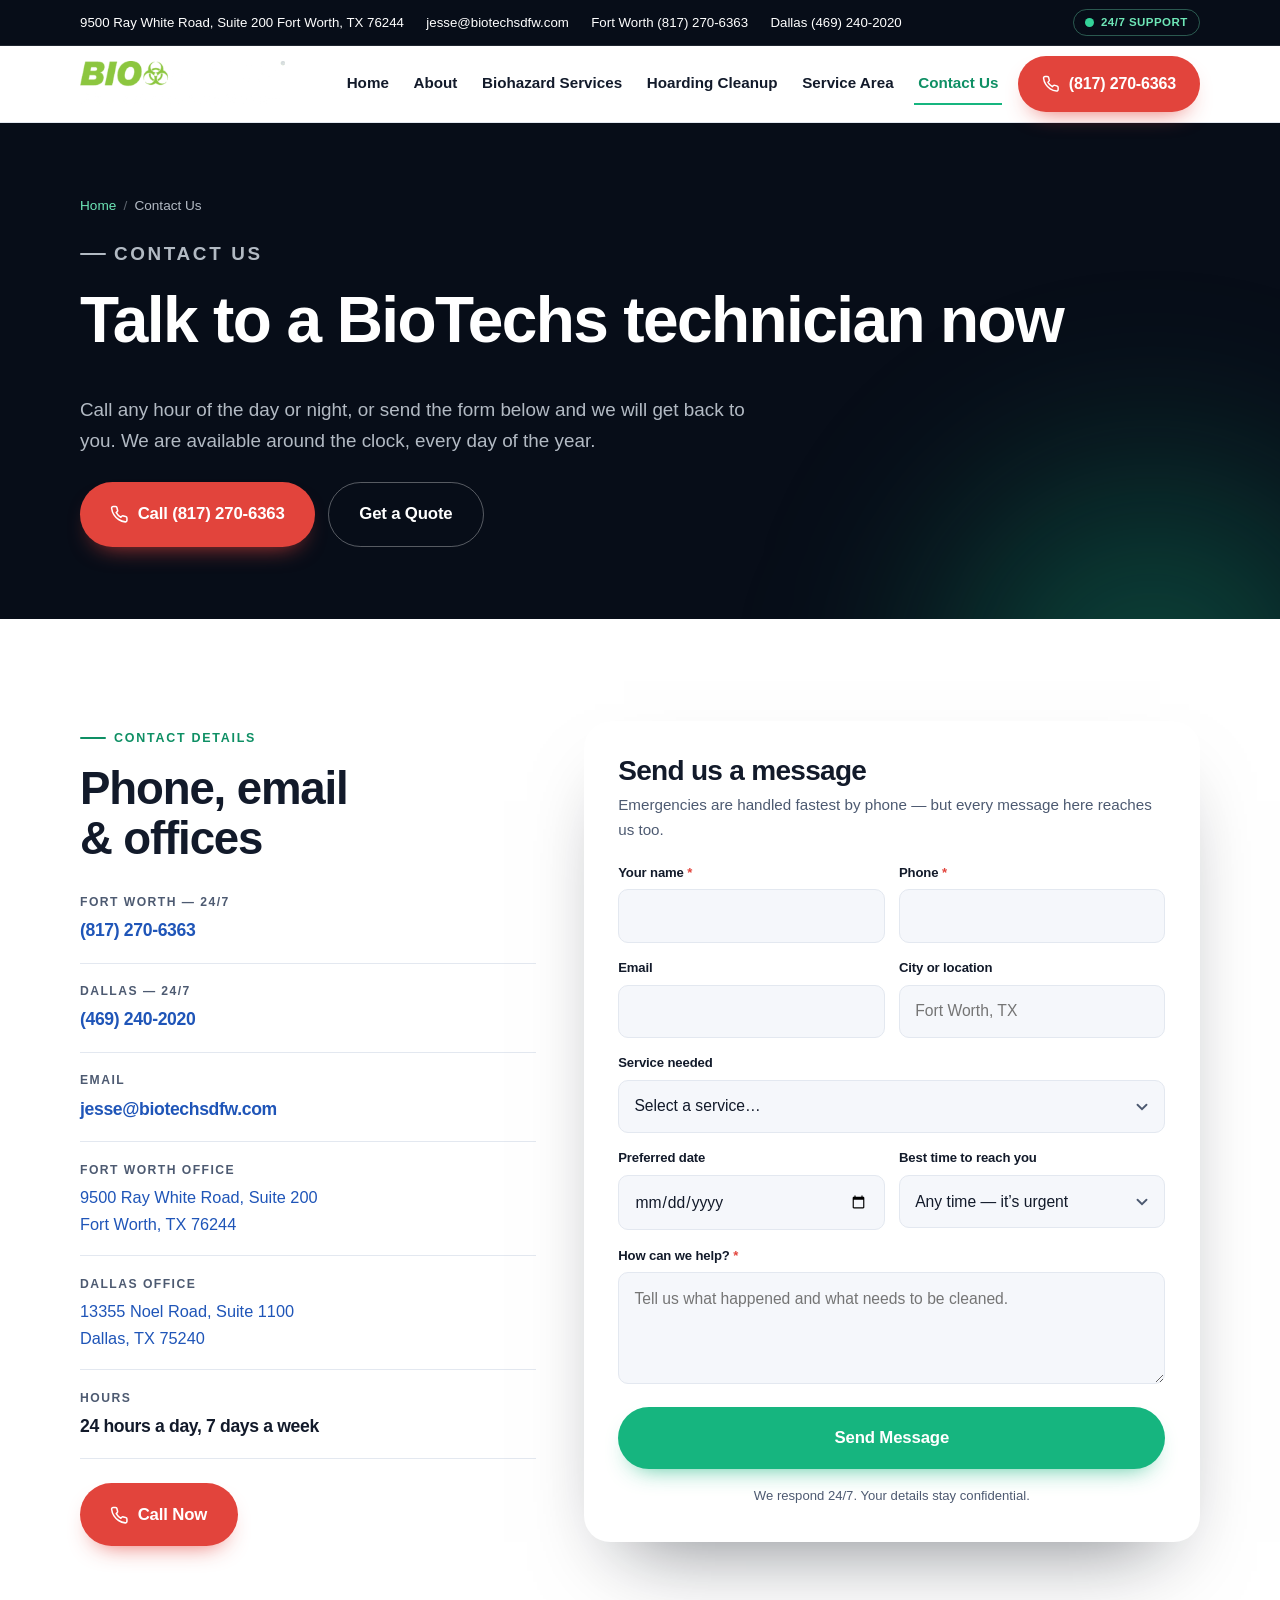
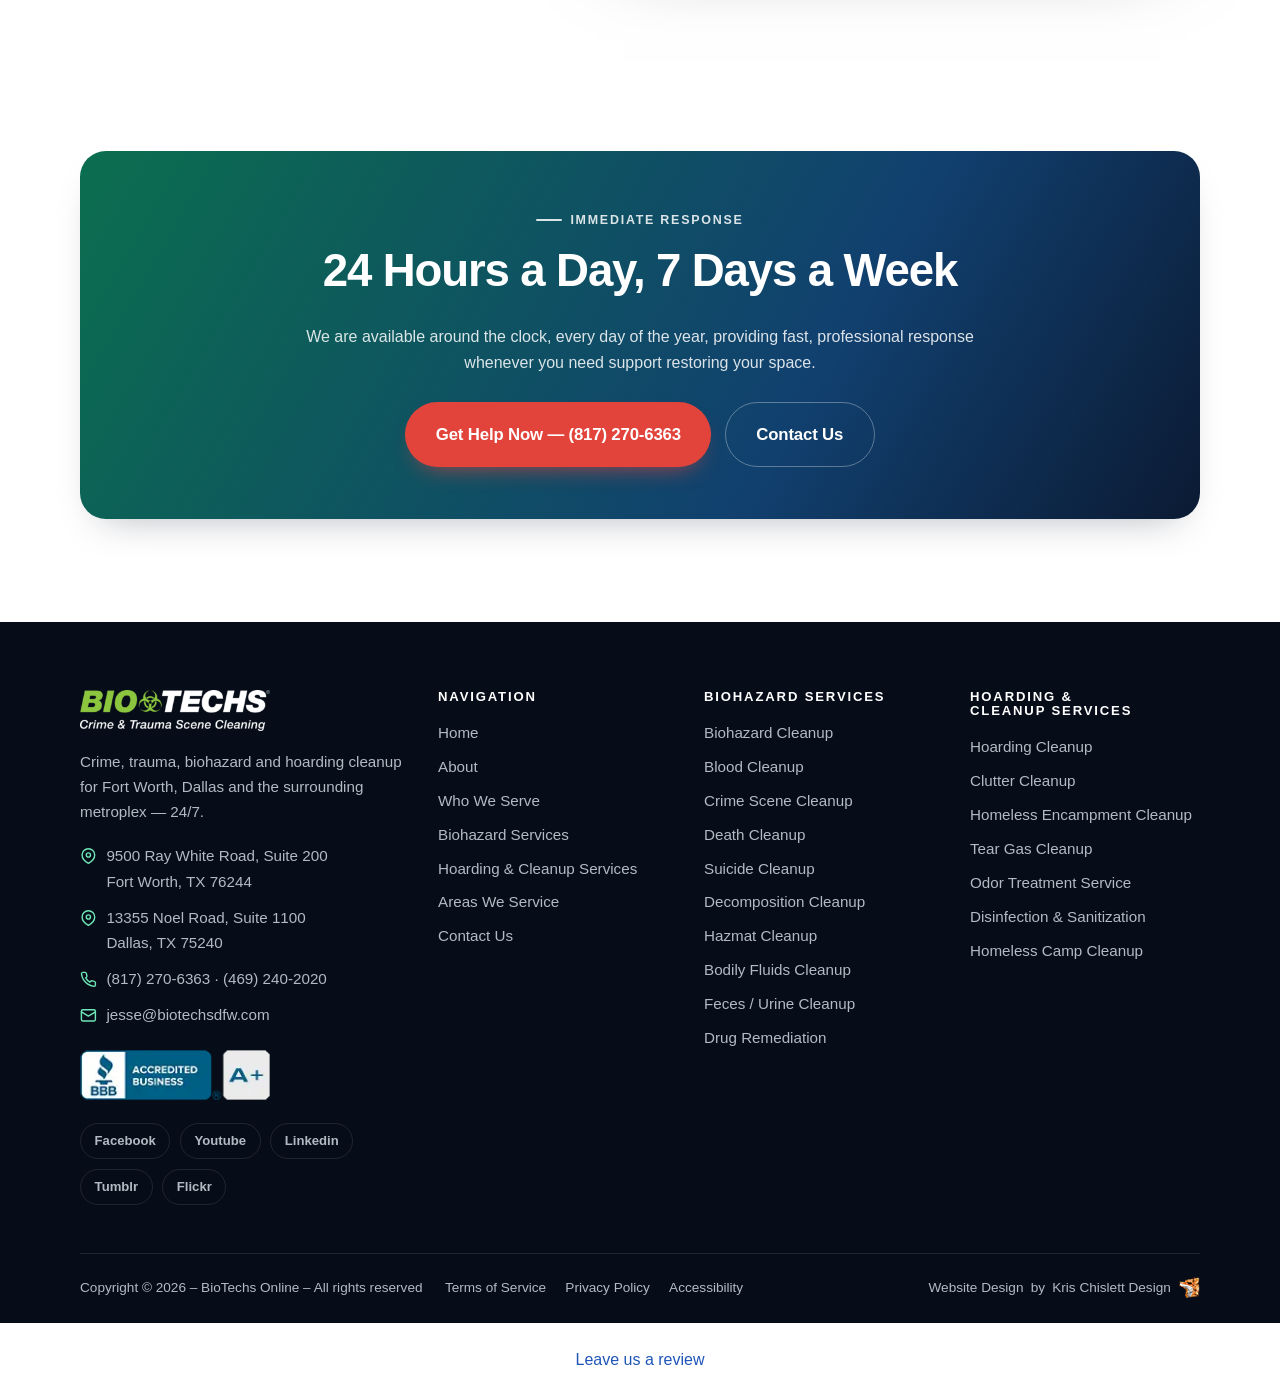
<file: contact-us/index.html>
<!DOCTYPE html>
<html lang="en">
<head>
<meta charset="utf-8">
<meta name="viewport" content="width=device-width, initial-scale=1">
<title>Contact BioTechs Crime &amp; Trauma Scene Cleaning | Fort Worth (817) 270-6363</title>
<meta name="description" content="Contact BioTechs Crime & Trauma Scene Cleaning in Fort Worth, TX. Call (817) 270-6363 or (469) 240-2020, email jesse@biotechsdfw.com, or send a quote request. Available 24/7.">
<meta name="robots" content="index, follow">
<meta name="theme-color" content="#070d18">
<link rel="canonical" href="/contact-us/">
<meta property="og:type" content="website">
<meta property="og:site_name" content="BioTechs Crime &amp; Trauma Scene Cleaning">
<meta property="og:title" content="Contact BioTechs Crime &amp; Trauma Scene Cleaning | Fort Worth (817) 270-6363">
<meta property="og:description" content="Contact BioTechs Crime & Trauma Scene Cleaning in Fort Worth, TX. Call (817) 270-6363 or (469) 240-2020, email jesse@biotechsdfw.com, or send a quote request. Available 24/7.">
<meta property="og:image" content="/images/source/00-biotechs-logo-1024x225-png.webp">
<meta name="twitter:card" content="summary_large_image">
<link rel="icon" href="/favicon.svg" type="image/svg+xml">
<link rel="apple-touch-icon" href="/favicon.svg">
<link rel="stylesheet" href="/assets/css/styles.css">
</head>
<body>
<a class="skip-link" href="#content">Skip to content</a>

<div class="topbar">
  <div class="wrap topbar__inner">
    <span class="topbar__item topbar__hide-sm">
      <a href="https://maps.app.goo.gl/574pvaTT7n1JZKF98" target="_blank" rel="noopener">9500 Ray White Road, Suite 200 Fort Worth, TX 76244</a>
    </span>
    <span class="topbar__item topbar__hide-sm">
      <a href="mailto:jesse@biotechsdfw.com">jesse@biotechsdfw.com</a>
    </span>
    <span class="topbar__item"><a href="tel:+18172706363">Fort Worth (817) 270-6363</a></span>
    <span class="topbar__item topbar__hide-sm"><a href="tel:+14692402020">Dallas (469) 240-2020</a></span>
    <span class="topbar__badge"><span class="pulse-dot" aria-hidden="true"></span> 24/7 Support</span>
  </div>
</div>

<header class="header">
  <div class="wrap header__inner">
    <a class="logo" href="/" aria-label="BioTechs Crime &amp; Trauma Scene Cleaning — home">
      <img src="/images/source/00-biotechs-logo-1024x225-png.webp"
           srcset="/images/source/01-biotechs-logo-300x66-png.webp 300w,
                   /images/source/02-biotechs-logo-768x169-png.webp 768w,
                   /images/source/00-biotechs-logo-1024x225-png.webp 1024w"
           sizes="205px"
           width="1024" height="225"
           alt="BioTechs Logo featuring stylized green and blue elements symbolizing biotechnology innovation and growth.">
    </a>

    <button class="nav-toggle" type="button" aria-expanded="false" aria-controls="primary-nav">
      <span class="nav-toggle__bars" aria-hidden="true"></span> Menu
    </button>

    <nav class="nav" id="primary-nav" aria-label="Primary">
      <ul class="nav__list">
        <li><a class="nav__link" href="/">Home</a></li>
        <li><a class="nav__link" href="/about/">About</a></li>
        <li><a class="nav__link" href="/biohazard-cleanup-services/">Biohazard Services</a></li>
        <li><a class="nav__link" href="/hoarding-cleanup/">Hoarding Cleanup</a></li>
        <li><a class="nav__link" href="/areas-served/">Service Area</a></li>
        <li><a class="nav__link" href="/contact-us/" aria-current="page">Contact Us</a></li>
        <li class="nav__cta-mobile"><a class="btn btn--call btn--block" href="tel:+18172706363">Call (817) 270-6363</a></li>
      </ul>
    </nav>

    <a class="btn btn--call header__cta" href="tel:+18172706363">
      <svg viewBox="0 0 24 24" fill="none" stroke="currentColor" stroke-width="2" stroke-linecap="round" stroke-linejoin="round" aria-hidden="true"><path d="M22 16.92v3a2 2 0 0 1-2.18 2 19.79 19.79 0 0 1-8.63-3.07 19.5 19.5 0 0 1-6-6A19.79 19.79 0 0 1 2.12 4.18A2 2 0 0 1 4.11 2h3a2 2 0 0 1 2 1.72 12.84 12.84 0 0 0 .7 2.81 2 2 0 0 1-.45 2.11L8.09 9.91a16 16 0 0 0 6 6l1.27-1.27a2 2 0 0 1 2.11-.45 12.84 12.84 0 0 0 2.81.7A2 2 0 0 1 22 16.92z"/></svg>
      (817) 270-6363
    </a>
  </div>
</header>

<main id="content">

  <!-- =========================================================== page hero -->
  <section class="page-hero">
    <div class="wrap">
      <ul class="breadcrumb">
        <li><a href="/">Home</a></li>
        <li>Contact Us</li>
      </ul>
      <p class="eyebrow eyebrow--invert">Contact us</p>
      <h1>Talk to a BioTechs technician now</h1>
      <p>Call any hour of the day or night, or send the form below and we will get back to you. We are available around the clock, every day of the year.</p>
      <div class="page-hero__actions">
        <a class="btn btn--call btn--lg" href="tel:+18172706363"><svg viewBox="0 0 24 24" fill="none" stroke="currentColor" stroke-width="2" stroke-linecap="round" stroke-linejoin="round" aria-hidden="true"><path d="M22 16.92v3a2 2 0 0 1-2.18 2 19.79 19.79 0 0 1-8.63-3.07 19.5 19.5 0 0 1-6-6A19.79 19.79 0 0 1 2.12 4.18A2 2 0 0 1 4.11 2h3a2 2 0 0 1 2 1.72 12.84 12.84 0 0 0 .7 2.81 2 2 0 0 1-.45 2.11L8.09 9.91a16 16 0 0 0 6 6l1.27-1.27a2 2 0 0 1 2.11-.45 12.84 12.84 0 0 0 2.81.7A2 2 0 0 1 22 16.92z"/></svg> Call (817) 270-6363</a>
        <a class="btn btn--ghost btn--lg" href="#quote">Get a Quote</a>
      </div>
    </div>
  </section>
  <!-- ============================================================ contact -->
  <section class="section" id="quote">
    <div class="wrap contact-grid">
      <div class="reveal">
        <p class="eyebrow">Contact details</p>
        <h2>Phone, email &amp; offices</h2>
        <ul class="contact-list">
          <li>
            <span>Fort Worth &mdash; 24/7</span>
            <strong><a href="tel:+18172706363">(817) 270-6363</a></strong>
          </li>
          <li>
            <span>Dallas &mdash; 24/7</span>
            <strong><a href="tel:+14692402020">(469) 240-2020</a></strong>
          </li>
          <li>
            <span>Email</span>
            <strong><a href="mailto:jesse@biotechsdfw.com">jesse@biotechsdfw.com</a></strong>
          </li>
          <li>
            <span>Fort Worth office</span>
            <address><a href="https://maps.app.goo.gl/574pvaTT7n1JZKF98" target="_blank" rel="noopener">9500 Ray White Road, Suite 200<br>Fort Worth, TX 76244</a></address>
          </li>
          <li>
            <span>Dallas office</span>
            <address><a href="https://maps.app.goo.gl/K51b7zrCyugf8hHr6" target="_blank" rel="noopener">13355 Noel Road, Suite 1100<br>Dallas, TX 75240</a></address>
          </li>
          <li>
            <span>Hours</span>
            <strong>24 hours a day, 7 days a week</strong>
          </li>
        </ul>
        <p style="margin-top:1.5rem">
          <a class="btn btn--call btn--lg" href="tel:+18172706363"><svg viewBox="0 0 24 24" fill="none" stroke="currentColor" stroke-width="2" stroke-linecap="round" stroke-linejoin="round" aria-hidden="true"><path d="M22 16.92v3a2 2 0 0 1-2.18 2 19.79 19.79 0 0 1-8.63-3.07 19.5 19.5 0 0 1-6-6A19.79 19.79 0 0 1 2.12 4.18A2 2 0 0 1 4.11 2h3a2 2 0 0 1 2 1.72 12.84 12.84 0 0 0 .7 2.81 2 2 0 0 1-.45 2.11L8.09 9.91a16 16 0 0 0 6 6l1.27-1.27a2 2 0 0 1 2.11-.45 12.84 12.84 0 0 0 2.81.7A2 2 0 0 1 22 16.92z"/></svg> Call Now</a>
        </p>
      </div>

      <div class="quote-card reveal">
        <div class="quote-card__head">
          <h2>Send us a message</h2>
          <p>Emergencies are handled fastest by phone &mdash; but every message here reaches us too.</p>
        </div>

        <p class="form-status" id="contact-status" hidden></p>

        <form method="POST"
              action="https://vision.leadrai.com/api/forms/27e10beb5635736ba86fe5668b1bdff4"
              data-leadr
              data-status="contact-status"
              class="form-grid form-grid--2">
          <input type="hidden" name="_form" value="Contact">
          <input type="hidden" name="_page" value="">
          <input type="text" name="_gotcha" tabindex="-1" autocomplete="off" style="display:none">

          <div class="field">
            <label for="c-name">Your name <span class="req" aria-hidden="true">*</span></label>
            <input id="c-name" type="text" name="name" autocomplete="name" required>
          </div>
          <div class="field">
            <label for="c-phone">Phone <span class="req" aria-hidden="true">*</span></label>
            <input id="c-phone" type="tel" name="phone" autocomplete="tel" required>
          </div>
          <div class="field">
            <label for="c-email">Email</label>
            <input id="c-email" type="email" name="email" autocomplete="email">
          </div>
          <div class="field">
            <label for="c-city">City or location</label>
            <input id="c-city" type="text" name="Location" placeholder="Fort Worth, TX">
          </div>
          <div class="field field--full">
            <label for="c-service">Service needed</label>
            <select id="c-service" name="Service needed">
              <option value="">Select a service&hellip;</option>
              <option>Crime Scene Cleanup</option>
              <option>Blood Cleanup</option>
              <option>Death Cleanup</option>
              <option>Suicide Cleanup</option>
              <option>Decomposition Cleanup</option>
              <option>Biohazard Cleanup</option>
              <option>Bodily Fluids Cleanup</option>
              <option>Feces / Urine Cleanup</option>
              <option>Hazmat Cleanup</option>
              <option>Drug Remediation</option>
              <option>Tear Gas Cleanup</option>
              <option>Hoarding Cleanup</option>
              <option>Clutter Cleanup</option>
              <option>Homeless Encampment Cleanup</option>
              <option>Odor Treatment Service</option>
              <option>Disinfection &amp; Sanitization</option>
              <option>Something else</option>
            </select>
          </div>
          <div class="field">
            <label for="c-date">Preferred date</label>
            <input id="c-date" type="date" name="Preferred date">
          </div>
          <div class="field">
            <label for="c-contact-time">Best time to reach you</label>
            <select id="c-contact-time" name="Best time to call">
              <option>Any time &mdash; it&rsquo;s urgent</option>
              <option>Morning</option>
              <option>Afternoon</option>
              <option>Evening</option>
            </select>
          </div>
          <div class="field field--full">
            <label for="c-message">How can we help? <span class="req" aria-hidden="true">*</span></label>
            <textarea id="c-message" name="Message" required placeholder="Tell us what happened and what needs to be cleaned."></textarea>
          </div>
          <div class="field field--full">
            <button class="btn btn--block btn--lg" type="submit">Send Message</button>
          </div>
        </form>

        <p class="quote-card__note">We respond 24/7. Your details stay confidential.</p>
      </div>
    </div>
  </section>

  <!-- ============================================================ cta band -->
  <section class="section">
    <div class="wrap">
      <div class="cta-band reveal">
        <p class="eyebrow eyebrow--invert" style="justify-content:center">Immediate response</p>
        <h2>24 Hours a Day, 7 Days a Week</h2>
        <p>
          We are available around the clock, every day of the year, providing fast,
          professional response whenever you need support restoring your space.
        </p>
        <div class="cta-band__actions">
          <a class="btn btn--call btn--lg" href="tel:+18172706363">Get Help Now &mdash; (817) 270-6363</a>
          <a class="btn btn--ghost btn--lg" href="/contact-us/">Contact Us</a>
        </div>
      </div>
    </div>
  </section>

</main>

<footer class="footer">
  <div class="wrap">
    <div class="footer__grid">
      <div class="footer__brand">
        <img src="/images/source/00-biotechs-logo-1024x225-png.webp"
             srcset="/images/source/01-biotechs-logo-300x66-png.webp 300w,
                     /images/source/02-biotechs-logo-768x169-png.webp 768w,
                     /images/source/00-biotechs-logo-1024x225-png.webp 1024w"
             sizes="190px" width="1024" height="225" loading="lazy"
             alt="BioTechs Logo featuring stylized green and blue elements symbolizing biotechnology innovation and growth.">
        <p>Crime, trauma, biohazard and hoarding cleanup for Fort Worth, Dallas and the surrounding metroplex — 24/7.</p>

        <ul class="footer__contact">
          <li>
            <svg viewBox="0 0 24 24" fill="none" stroke="currentColor" stroke-width="2" stroke-linecap="round" stroke-linejoin="round" aria-hidden="true"><path d="M21 10c0 7-9 12-9 12s-9-5-9-12a9 9 0 0 1 18 0z"/><circle cx="12" cy="10" r="3"/></svg>
            <a href="https://maps.app.goo.gl/574pvaTT7n1JZKF98" target="_blank" rel="noopener">9500 Ray White Road, Suite 200<br>Fort Worth, TX 76244</a>
          </li>
          <li>
            <svg viewBox="0 0 24 24" fill="none" stroke="currentColor" stroke-width="2" stroke-linecap="round" stroke-linejoin="round" aria-hidden="true"><path d="M21 10c0 7-9 12-9 12s-9-5-9-12a9 9 0 0 1 18 0z"/><circle cx="12" cy="10" r="3"/></svg>
            <a href="https://maps.app.goo.gl/K51b7zrCyugf8hHr6" target="_blank" rel="noopener">13355 Noel Road, Suite 1100<br>Dallas, TX 75240</a>
          </li>
          <li>
            <svg viewBox="0 0 24 24" fill="none" stroke="currentColor" stroke-width="2" stroke-linecap="round" stroke-linejoin="round" aria-hidden="true"><path d="M22 16.92v3a2 2 0 0 1-2.18 2 19.79 19.79 0 0 1-8.63-3.07 19.5 19.5 0 0 1-6-6A19.79 19.79 0 0 1 2.12 4.18A2 2 0 0 1 4.11 2h3a2 2 0 0 1 2 1.72 12.84 12.84 0 0 0 .7 2.81 2 2 0 0 1-.45 2.11L8.09 9.91a16 16 0 0 0 6 6l1.27-1.27a2 2 0 0 1 2.11-.45 12.84 12.84 0 0 0 2.81.7A2 2 0 0 1 22 16.92z"/></svg>
            <span><a href="tel:+18172706363">(817) 270-6363</a> · <a href="tel:+14692402020">(469) 240-2020</a></span>
          </li>
          <li>
            <svg viewBox="0 0 24 24" fill="none" stroke="currentColor" stroke-width="2" stroke-linecap="round" stroke-linejoin="round" aria-hidden="true"><rect x="2" y="4" width="20" height="16" rx="2"/><path d="m2 7 10 6 10-6"/></svg>
            <a href="mailto:jesse@biotechsdfw.com">jesse@biotechsdfw.com</a>
          </li>
        </ul>

        <img class="footer__bbb" src="/images/source/05-bbb-accredit-business-badge.webp"
             width="300" height="113" loading="lazy"
             alt="BBB Accredited Business badge with blue and white colors, symbolizing trust and credibility for businesses.">

        <ul class="social">
          <li><a href="https://www.facebook.com/biotechsdfw" target="_blank" rel="noopener">Facebook</a></li>
          <li><a href="https://www.youtube.com/channel/UCbZPOLAiQCIJ4dVJfCCXYgQ" target="_blank" rel="noopener">Youtube</a></li>
          <li><a href="https://www.linkedin.com/company/biotechsdfwcrime/" target="_blank" rel="noopener">Linkedin</a></li>
          <li><a href="https://www.tumblr.com/crime-scene-cleanup-dallas" target="_blank" rel="noopener">Tumblr</a></li>
          <li><a href="https://www.flickr.com/people/190534095@N06/" target="_blank" rel="noopener">Flickr</a></li>
        </ul>
      </div>

      <div>
        <h2>Navigation</h2>
        <ul class="footer__list">
          <li><a href="/">Home</a></li>
          <li><a href="/about/">About</a></li>
          <li><a href="/about/#who-we-serve">Who We Serve</a></li>
          <li><a href="/biohazard-cleanup-services/">Biohazard Services</a></li>
          <li><a href="/hoarding-cleanup/">Hoarding &amp; Cleanup Services</a></li>
          <li><a href="/areas-served/">Areas We Service</a></li>
          <li><a href="/contact-us/">Contact Us</a></li>
        </ul>
      </div>

      <div>
        <h3>Biohazard Services</h3>
        <ul class="footer__list">
          <li><a href="/biohazard-cleanup-services/#biohazard-cleanup">Biohazard Cleanup</a></li>
          <li><a href="/biohazard-cleanup-services/#blood-cleanup">Blood Cleanup</a></li>
          <li><a href="/biohazard-cleanup-services/#crime-scene-cleanup">Crime Scene Cleanup</a></li>
          <li><a href="/biohazard-cleanup-services/#death-cleanup">Death Cleanup</a></li>
          <li><a href="/biohazard-cleanup-services/#suicide-cleanup">Suicide Cleanup</a></li>
          <li><a href="/biohazard-cleanup-services/#decomposition-cleanup">Decomposition Cleanup</a></li>
          <li><a href="/biohazard-cleanup-services/#hazmat-cleanup">Hazmat Cleanup</a></li>
          <li><a href="/biohazard-cleanup-services/#bodily-fluids-cleanup">Bodily Fluids Cleanup</a></li>
          <li><a href="/biohazard-cleanup-services/#feces-urine-cleanup">Feces / Urine Cleanup</a></li>
          <li><a href="/biohazard-cleanup-services/#drug-remediation">Drug Remediation</a></li>
        </ul>
      </div>

      <div>
        <h3>Hoarding &amp; Cleanup Services</h3>
        <ul class="footer__list">
          <li><a href="/hoarding-cleanup/#hoarding-cleanup">Hoarding Cleanup</a></li>
          <li><a href="/hoarding-cleanup/#clutter-cleanup">Clutter Cleanup</a></li>
          <li><a href="/hoarding-cleanup/#homeless-encampment-cleanup">Homeless Encampment Cleanup</a></li>
          <li><a href="/hoarding-cleanup/#tear-gas-cleanup">Tear Gas Cleanup</a></li>
          <li><a href="/hoarding-cleanup/#odor-treatment-service">Odor Treatment Service</a></li>
          <li><a href="/hoarding-cleanup/#disinfection-sanitization">Disinfection &amp; Sanitization</a></li>
          <li><a href="/hoarding-cleanup/#homeless-camp-cleanup">Homeless Camp Cleanup</a></li>
        </ul>
      </div>
    </div>

    <div class="footer__bottom">
      <span>Copyright © <span id="year">2026</span> – BioTechs Online – All rights reserved</span>
      <ul class="footer__legal">
        <li><a href="/terms-of-service/">Terms of Service</a></li>
        <li><a href="/privacy-policy/">Privacy Policy</a></li>
        <li><a href="/accessibility-statement/">Accessibility</a></li>
      </ul>
      <span class="footer__credit">
        <a href="https://www.krischislett.com/" target="_blank" rel="noopener">Website Design</a> by
        <a href="https://www.krischislett.com/" target="_blank" rel="noopener">Kris Chislett Design</a>
        <img src="/images/source/06-fox-color.png" width="22" height="22" loading="lazy" alt="Kris Chislett Design logo">
      </span>
    </div>
  </div>
</footer>

<div class="callbar">
  <a class="btn btn--call" href="tel:+18172706363">Call 24/7</a>
  <a class="btn" href="#quote">Get a Quote</a>
</div>

<script src="/assets/js/main.js" defer></script>
<p data-lv-review="1" style="text-align:center;margin:24px 0"><a href="/review">Leave us a review</a></p>
<script defer src="https://static.cloudflareinsights.com/beacon.min.js" data-cf-beacon='{"token": "0a932598fc5b4cc9baf156d875620bd1"}'></script>
<script defer data-lv-track src="https://vision.leadrai.com/api/forms/27e10beb5635736ba86fe5668b1bdff4/t.js"></script>
</body>
</html>
</file>
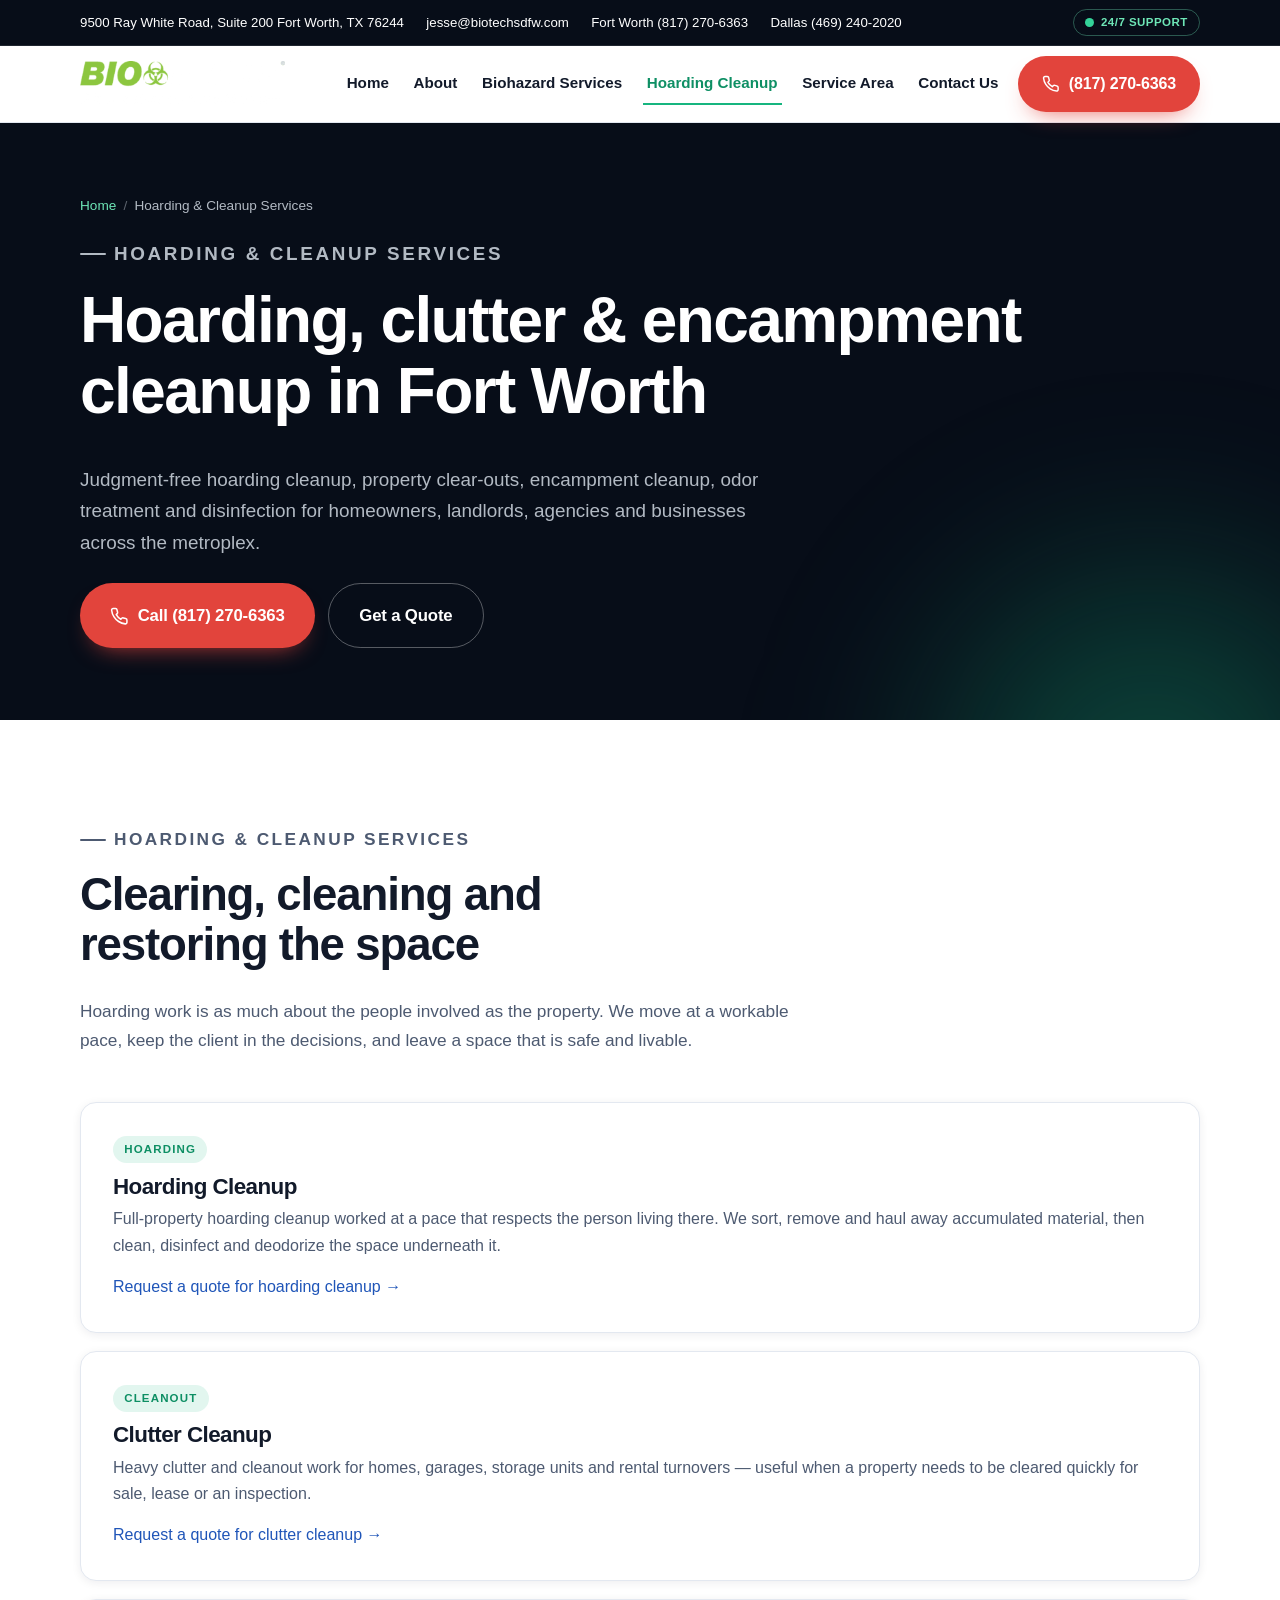
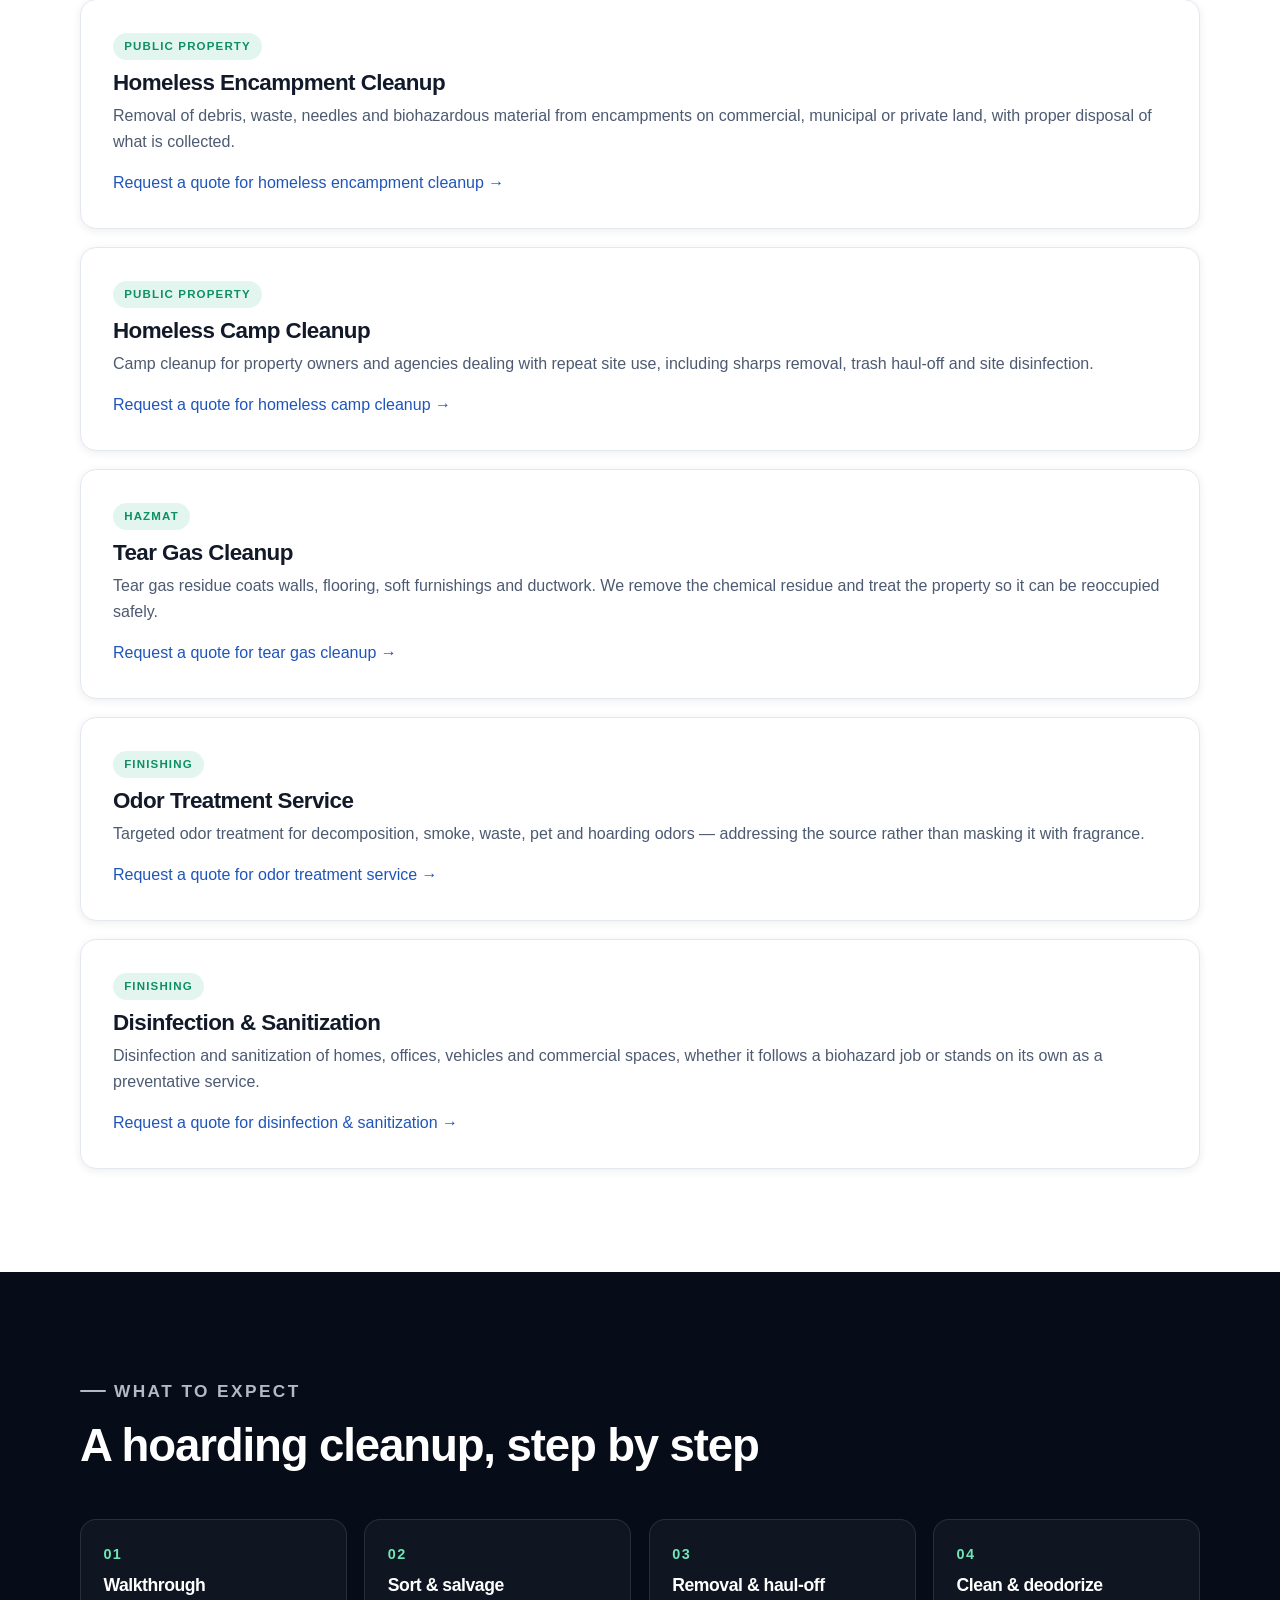
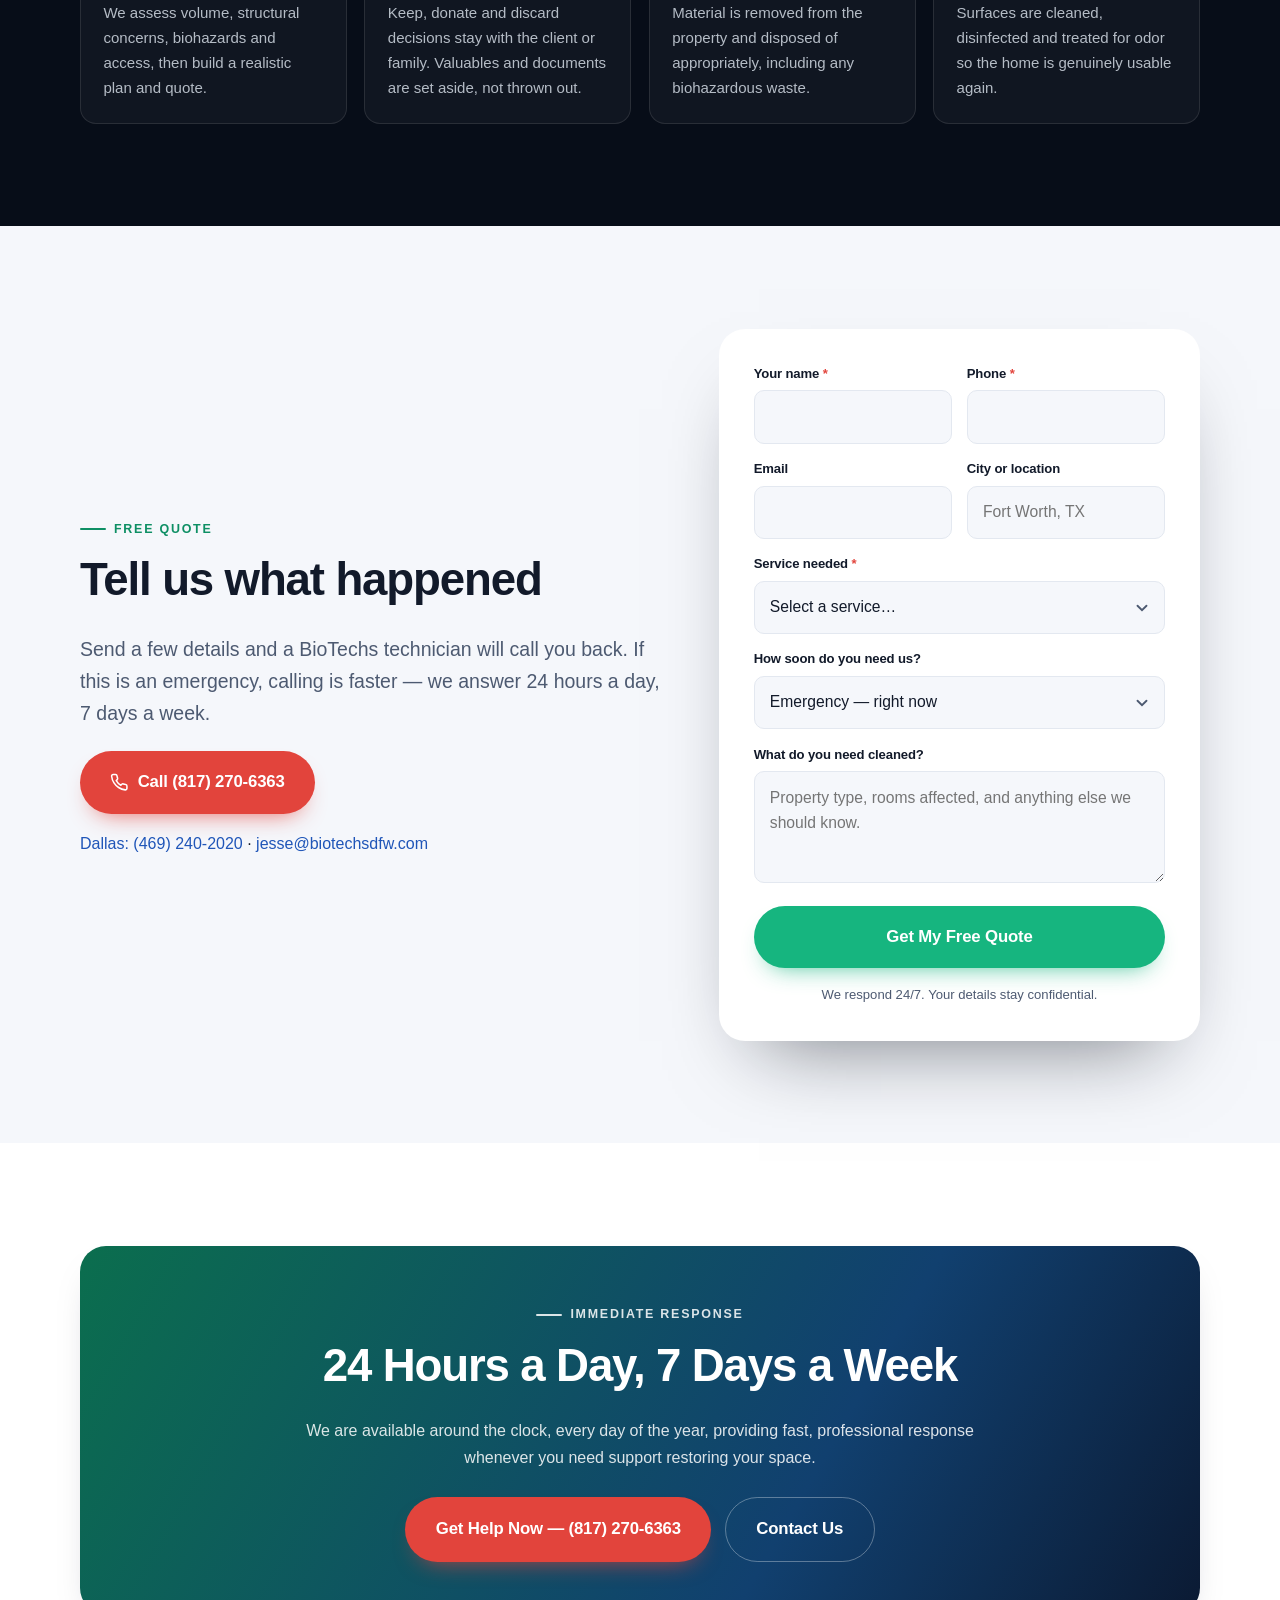
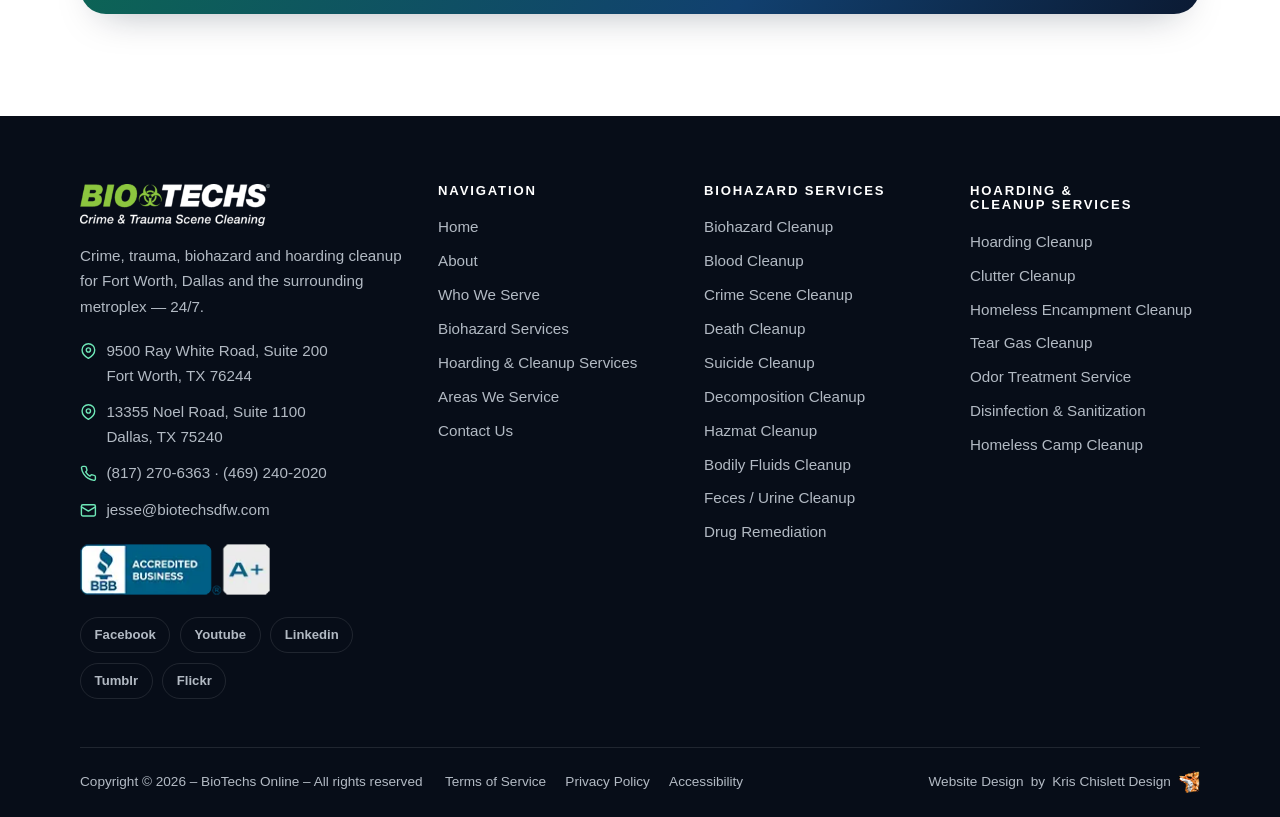
<file: hoarding-cleanup-services/index.html>
<!DOCTYPE html>
<html lang="en">
<head>
<meta charset="utf-8">
<meta name="viewport" content="width=device-width, initial-scale=1">
<title>Hoarding &amp; Clutter Cleanup Services | BioTechs Fort Worth, TX</title>
<meta name="description" content="Hoarding cleanup, clutter cleanup, homeless encampment cleanup, tear gas cleanup, odor treatment and disinfection in Fort Worth, Dallas and the DFW metroplex. 24/7 response.">
<meta name="robots" content="index, follow">
<meta name="theme-color" content="#070d18">
<link rel="canonical" href="/hoarding-cleanup-services/">
<meta property="og:type" content="website">
<meta property="og:site_name" content="BioTechs Crime &amp; Trauma Scene Cleaning">
<meta property="og:title" content="Hoarding &amp; Clutter Cleanup Services | BioTechs Fort Worth, TX">
<meta property="og:description" content="Hoarding cleanup, clutter cleanup, homeless encampment cleanup, tear gas cleanup, odor treatment and disinfection in Fort Worth, Dallas and the DFW metroplex. 24/7 response.">
<meta property="og:image" content="/images/source/00-biotechs-logo-1024x225-png.webp">
<meta name="twitter:card" content="summary_large_image">
<link rel="icon" href="/favicon.svg" type="image/svg+xml">
<link rel="apple-touch-icon" href="/favicon.svg">
<link rel="stylesheet" href="/assets/css/styles.css">
</head>
<body>
<a class="skip-link" href="#content">Skip to content</a>

<div class="topbar">
  <div class="wrap topbar__inner">
    <span class="topbar__item topbar__hide-sm">
      <a href="https://maps.app.goo.gl/574pvaTT7n1JZKF98" target="_blank" rel="noopener">9500 Ray White Road, Suite 200 Fort Worth, TX 76244</a>
    </span>
    <span class="topbar__item topbar__hide-sm">
      <a href="mailto:jesse@biotechsdfw.com">jesse@biotechsdfw.com</a>
    </span>
    <span class="topbar__item"><a href="tel:+18172706363">Fort Worth (817) 270-6363</a></span>
    <span class="topbar__item topbar__hide-sm"><a href="tel:+14692402020">Dallas (469) 240-2020</a></span>
    <span class="topbar__badge"><span class="pulse-dot" aria-hidden="true"></span> 24/7 Support</span>
  </div>
</div>

<header class="header">
  <div class="wrap header__inner">
    <a class="logo" href="/" aria-label="BioTechs Crime &amp; Trauma Scene Cleaning — home">
      <img src="/images/source/00-biotechs-logo-1024x225-png.webp"
           srcset="/images/source/01-biotechs-logo-300x66-png.webp 300w,
                   /images/source/02-biotechs-logo-768x169-png.webp 768w,
                   /images/source/00-biotechs-logo-1024x225-png.webp 1024w"
           sizes="205px"
           width="1024" height="225"
           alt="BioTechs Logo featuring stylized green and blue elements symbolizing biotechnology innovation and growth.">
    </a>

    <button class="nav-toggle" type="button" aria-expanded="false" aria-controls="primary-nav">
      <span class="nav-toggle__bars" aria-hidden="true"></span> Menu
    </button>

    <nav class="nav" id="primary-nav" aria-label="Primary">
      <ul class="nav__list">
        <li><a class="nav__link" href="/">Home</a></li>
        <li><a class="nav__link" href="/about/">About</a></li>
        <li><a class="nav__link" href="/biohazard-services/">Biohazard Services</a></li>
        <li><a class="nav__link" href="/hoarding-cleanup-services/" aria-current="page">Hoarding Cleanup</a></li>
        <li><a class="nav__link" href="/areas-we-service/">Service Area</a></li>
        <li><a class="nav__link" href="/contact-us/">Contact Us</a></li>
        <li class="nav__cta-mobile"><a class="btn btn--call btn--block" href="tel:+18172706363">Call (817) 270-6363</a></li>
      </ul>
    </nav>

    <a class="btn btn--call header__cta" href="tel:+18172706363">
      <svg viewBox="0 0 24 24" fill="none" stroke="currentColor" stroke-width="2" stroke-linecap="round" stroke-linejoin="round" aria-hidden="true"><path d="M22 16.92v3a2 2 0 0 1-2.18 2 19.79 19.79 0 0 1-8.63-3.07 19.5 19.5 0 0 1-6-6A19.79 19.79 0 0 1 2.12 4.18A2 2 0 0 1 4.11 2h3a2 2 0 0 1 2 1.72 12.84 12.84 0 0 0 .7 2.81 2 2 0 0 1-.45 2.11L8.09 9.91a16 16 0 0 0 6 6l1.27-1.27a2 2 0 0 1 2.11-.45 12.84 12.84 0 0 0 2.81.7A2 2 0 0 1 22 16.92z"/></svg>
      (817) 270-6363
    </a>
  </div>
</header>

<main id="content">

  <!-- =========================================================== page hero -->
  <section class="page-hero">
    <div class="wrap">
      <ul class="breadcrumb">
        <li><a href="/">Home</a></li>
        <li>Hoarding &amp; Cleanup Services</li>
      </ul>
      <p class="eyebrow eyebrow--invert">Hoarding &amp; cleanup services</p>
      <h1>Hoarding, clutter &amp; encampment cleanup in Fort Worth</h1>
      <p>Judgment-free hoarding cleanup, property clear-outs, encampment cleanup, odor treatment and disinfection for homeowners, landlords, agencies and businesses across the metroplex.</p>
      <div class="page-hero__actions">
        <a class="btn btn--call btn--lg" href="tel:+18172706363"><svg viewBox="0 0 24 24" fill="none" stroke="currentColor" stroke-width="2" stroke-linecap="round" stroke-linejoin="round" aria-hidden="true"><path d="M22 16.92v3a2 2 0 0 1-2.18 2 19.79 19.79 0 0 1-8.63-3.07 19.5 19.5 0 0 1-6-6A19.79 19.79 0 0 1 2.12 4.18A2 2 0 0 1 4.11 2h3a2 2 0 0 1 2 1.72 12.84 12.84 0 0 0 .7 2.81 2 2 0 0 1-.45 2.11L8.09 9.91a16 16 0 0 0 6 6l1.27-1.27a2 2 0 0 1 2.11-.45 12.84 12.84 0 0 0 2.81.7A2 2 0 0 1 22 16.92z"/></svg> Call (817) 270-6363</a>
        <a class="btn btn--ghost btn--lg" href="#quote">Get a Quote</a>
      </div>
    </div>
  </section>
  <!-- =========================================================== services -->
  <section class="section">
    <div class="wrap">
      <div class="section-head reveal">
        <p class="eyebrow">Hoarding &amp; cleanup services</p>
        <h2>Clearing, cleaning and restoring the space</h2>
        <p>Hoarding work is as much about the people involved as the property. We move at a workable pace, keep the client in the decisions, and leave a space that is safe and livable.</p>
      </div>

      <div>
        <article class="service-block reveal" id="hoarding-cleanup">
          <span class="service-block__tag">Hoarding</span>
          <h3>Hoarding Cleanup</h3>
          <p>Full-property hoarding cleanup worked at a pace that respects the person living there. We sort, remove and haul away accumulated material, then clean, disinfect and deodorize the space underneath it.</p>
          <p style="margin-top:.9rem"><a href="#quote">Request a quote for hoarding cleanup &rarr;</a></p>
        </article>
        <article class="service-block reveal" id="clutter-cleanup">
          <span class="service-block__tag">Cleanout</span>
          <h3>Clutter Cleanup</h3>
          <p>Heavy clutter and cleanout work for homes, garages, storage units and rental turnovers &mdash; useful when a property needs to be cleared quickly for sale, lease or an inspection.</p>
          <p style="margin-top:.9rem"><a href="#quote">Request a quote for clutter cleanup &rarr;</a></p>
        </article>
        <article class="service-block reveal" id="homeless-encampment-cleanup">
          <span class="service-block__tag">Public property</span>
          <h3>Homeless Encampment Cleanup</h3>
          <p>Removal of debris, waste, needles and biohazardous material from encampments on commercial, municipal or private land, with proper disposal of what is collected.</p>
          <p style="margin-top:.9rem"><a href="#quote">Request a quote for homeless encampment cleanup &rarr;</a></p>
        </article>
        <article class="service-block reveal" id="homeless-camp-cleanup">
          <span class="service-block__tag">Public property</span>
          <h3>Homeless Camp Cleanup</h3>
          <p>Camp cleanup for property owners and agencies dealing with repeat site use, including sharps removal, trash haul-off and site disinfection.</p>
          <p style="margin-top:.9rem"><a href="#quote">Request a quote for homeless camp cleanup &rarr;</a></p>
        </article>
        <article class="service-block reveal" id="tear-gas-cleanup">
          <span class="service-block__tag">Hazmat</span>
          <h3>Tear Gas Cleanup</h3>
          <p>Tear gas residue coats walls, flooring, soft furnishings and ductwork. We remove the chemical residue and treat the property so it can be reoccupied safely.</p>
          <p style="margin-top:.9rem"><a href="#quote">Request a quote for tear gas cleanup &rarr;</a></p>
        </article>
        <article class="service-block reveal" id="odor-treatment-service">
          <span class="service-block__tag">Finishing</span>
          <h3>Odor Treatment Service</h3>
          <p>Targeted odor treatment for decomposition, smoke, waste, pet and hoarding odors &mdash; addressing the source rather than masking it with fragrance.</p>
          <p style="margin-top:.9rem"><a href="#quote">Request a quote for odor treatment service &rarr;</a></p>
        </article>
        <article class="service-block reveal" id="disinfection-sanitization">
          <span class="service-block__tag">Finishing</span>
          <h3>Disinfection &amp; Sanitization</h3>
          <p>Disinfection and sanitization of homes, offices, vehicles and commercial spaces, whether it follows a biohazard job or stands on its own as a preventative service.</p>
          <p style="margin-top:.9rem"><a href="#quote">Request a quote for disinfection &amp; sanitization &rarr;</a></p>
        </article>
      </div>
    </div>
  </section>

  <!-- ============================================================== detail -->
  <section class="section section--dark" aria-labelledby="hoard-how">
    <div class="wrap">
      <div class="section-head reveal">
        <p class="eyebrow eyebrow--invert">What to expect</p>
        <h2 id="hoard-how">A hoarding cleanup, step by step</h2>
      </div>
      <ol class="steps">
        <li class="reveal"><h3>Walkthrough</h3><p>We assess volume, structural concerns, biohazards and access, then build a realistic plan and quote.</p></li>
        <li class="reveal"><h3>Sort &amp; salvage</h3><p>Keep, donate and discard decisions stay with the client or family. Valuables and documents are set aside, not thrown out.</p></li>
        <li class="reveal"><h3>Removal &amp; haul-off</h3><p>Material is removed from the property and disposed of appropriately, including any biohazardous waste.</p></li>
        <li class="reveal"><h3>Clean &amp; deodorize</h3><p>Surfaces are cleaned, disinfected and treated for odor so the home is genuinely usable again.</p></li>
      </ol>
    </div>
  </section>

  <!-- ============================================================== quote -->
  <section class="section section--paper" id="quote" aria-labelledby="quote-title">
    <div class="wrap split">
      <div class="reveal">
        <p class="eyebrow">Free quote</p>
        <h2 id="quote-title">Tell us what happened</h2>
        <p class="lede">
          Send a few details and a BioTechs technician will call you back. If this is
          an emergency, calling is faster &mdash; we answer 24 hours a day, 7 days a week.
        </p>
        <p>
          <a class="btn btn--call btn--lg" href="tel:+18172706363"><svg viewBox="0 0 24 24" fill="none" stroke="currentColor" stroke-width="2" stroke-linecap="round" stroke-linejoin="round" aria-hidden="true"><path d="M22 16.92v3a2 2 0 0 1-2.18 2 19.79 19.79 0 0 1-8.63-3.07 19.5 19.5 0 0 1-6-6A19.79 19.79 0 0 1 2.12 4.18A2 2 0 0 1 4.11 2h3a2 2 0 0 1 2 1.72 12.84 12.84 0 0 0 .7 2.81 2 2 0 0 1-.45 2.11L8.09 9.91a16 16 0 0 0 6 6l1.27-1.27a2 2 0 0 1 2.11-.45 12.84 12.84 0 0 0 2.81.7A2 2 0 0 1 22 16.92z"/></svg> Call (817) 270-6363</a>
        </p>
        <p><a href="tel:+14692402020">Dallas: (469) 240-2020</a> &middot; <a href="mailto:jesse@biotechsdfw.com">jesse@biotechsdfw.com</a></p>
      </div>

      <div class="quote-card reveal">
        <p class="form-status" id="quote-status" hidden></p>

        <form method="POST"
              action="https://vision.leadrai.com/api/forms/27e10beb5635736ba86fe5668b1bdff4"
              data-leadr
              data-status="quote-status"
              class="form-grid form-grid--2">
          <input type="hidden" name="_form" value="Quote request">
          <input type="hidden" name="_page" value="">
          <input type="text" name="_gotcha" tabindex="-1" autocomplete="off" style="display:none">

          <div class="field">
            <label for="hc-name">Your name <span class="req" aria-hidden="true">*</span></label>
            <input id="hc-name" type="text" name="name" autocomplete="name" required>
          </div>

          <div class="field">
            <label for="hc-phone">Phone <span class="req" aria-hidden="true">*</span></label>
            <input id="hc-phone" type="tel" name="phone" autocomplete="tel" required>
          </div>

          <div class="field">
            <label for="hc-email">Email</label>
            <input id="hc-email" type="email" name="email" autocomplete="email">
          </div>

          <div class="field">
            <label for="hc-city">City or location</label>
            <input id="hc-city" type="text" name="Location" placeholder="Fort Worth, TX">
          </div>

          <div class="field field--full">
            <label for="hc-service">Service needed <span class="req" aria-hidden="true">*</span></label>
            <select id="hc-service" name="Service needed" required>
              <option value="">Select a service&hellip;</option>
              <option>Crime Scene Cleanup</option>
              <option>Blood Cleanup</option>
              <option>Death Cleanup</option>
              <option>Suicide Cleanup</option>
              <option>Decomposition Cleanup</option>
              <option>Biohazard Cleanup</option>
              <option>Bodily Fluids Cleanup</option>
              <option>Feces / Urine Cleanup</option>
              <option>Hazmat Cleanup</option>
              <option>Drug Remediation</option>
              <option>Tear Gas Cleanup</option>
              <option>Hoarding Cleanup</option>
              <option>Clutter Cleanup</option>
              <option>Homeless Encampment Cleanup</option>
              <option>Odor Treatment Service</option>
              <option>Disinfection &amp; Sanitization</option>
              <option>Something else</option>
            </select>
          </div>

          <div class="field field--full">
            <label for="hc-urgency">How soon do you need us?</label>
            <select id="hc-urgency" name="Urgency">
              <option>Emergency &mdash; right now</option>
              <option>Today</option>
              <option>Within 48 hours</option>
              <option>Planning ahead</option>
            </select>
          </div>

          <div class="field field--full">
            <label for="hc-details">What do you need cleaned?</label>
            <textarea id="hc-details" name="Details" placeholder="Property type, rooms affected, and anything else we should know."></textarea>
          </div>

          <div class="field field--full">
            <button class="btn btn--block btn--lg" type="submit">Get My Free Quote</button>
          </div>
        </form>
        <p class="quote-card__note">We respond 24/7. Your details stay confidential.</p>
      </div>
    </div>
  </section>
  <!-- ============================================================ cta band -->
  <section class="section">
    <div class="wrap">
      <div class="cta-band reveal">
        <p class="eyebrow eyebrow--invert" style="justify-content:center">Immediate response</p>
        <h2>24 Hours a Day, 7 Days a Week</h2>
        <p>
          We are available around the clock, every day of the year, providing fast,
          professional response whenever you need support restoring your space.
        </p>
        <div class="cta-band__actions">
          <a class="btn btn--call btn--lg" href="tel:+18172706363">Get Help Now &mdash; (817) 270-6363</a>
          <a class="btn btn--ghost btn--lg" href="/contact-us/">Contact Us</a>
        </div>
      </div>
    </div>
  </section>

</main>

<footer class="footer">
  <div class="wrap">
    <div class="footer__grid">
      <div class="footer__brand">
        <img src="/images/source/00-biotechs-logo-1024x225-png.webp"
             srcset="/images/source/01-biotechs-logo-300x66-png.webp 300w,
                     /images/source/02-biotechs-logo-768x169-png.webp 768w,
                     /images/source/00-biotechs-logo-1024x225-png.webp 1024w"
             sizes="190px" width="1024" height="225" loading="lazy"
             alt="BioTechs Logo featuring stylized green and blue elements symbolizing biotechnology innovation and growth.">
        <p>Crime, trauma, biohazard and hoarding cleanup for Fort Worth, Dallas and the surrounding metroplex — 24/7.</p>

        <ul class="footer__contact">
          <li>
            <svg viewBox="0 0 24 24" fill="none" stroke="currentColor" stroke-width="2" stroke-linecap="round" stroke-linejoin="round" aria-hidden="true"><path d="M21 10c0 7-9 12-9 12s-9-5-9-12a9 9 0 0 1 18 0z"/><circle cx="12" cy="10" r="3"/></svg>
            <a href="https://maps.app.goo.gl/574pvaTT7n1JZKF98" target="_blank" rel="noopener">9500 Ray White Road, Suite 200<br>Fort Worth, TX 76244</a>
          </li>
          <li>
            <svg viewBox="0 0 24 24" fill="none" stroke="currentColor" stroke-width="2" stroke-linecap="round" stroke-linejoin="round" aria-hidden="true"><path d="M21 10c0 7-9 12-9 12s-9-5-9-12a9 9 0 0 1 18 0z"/><circle cx="12" cy="10" r="3"/></svg>
            <a href="https://maps.app.goo.gl/K51b7zrCyugf8hHr6" target="_blank" rel="noopener">13355 Noel Road, Suite 1100<br>Dallas, TX 75240</a>
          </li>
          <li>
            <svg viewBox="0 0 24 24" fill="none" stroke="currentColor" stroke-width="2" stroke-linecap="round" stroke-linejoin="round" aria-hidden="true"><path d="M22 16.92v3a2 2 0 0 1-2.18 2 19.79 19.79 0 0 1-8.63-3.07 19.5 19.5 0 0 1-6-6A19.79 19.79 0 0 1 2.12 4.18A2 2 0 0 1 4.11 2h3a2 2 0 0 1 2 1.72 12.84 12.84 0 0 0 .7 2.81 2 2 0 0 1-.45 2.11L8.09 9.91a16 16 0 0 0 6 6l1.27-1.27a2 2 0 0 1 2.11-.45 12.84 12.84 0 0 0 2.81.7A2 2 0 0 1 22 16.92z"/></svg>
            <span><a href="tel:+18172706363">(817) 270-6363</a> · <a href="tel:+14692402020">(469) 240-2020</a></span>
          </li>
          <li>
            <svg viewBox="0 0 24 24" fill="none" stroke="currentColor" stroke-width="2" stroke-linecap="round" stroke-linejoin="round" aria-hidden="true"><rect x="2" y="4" width="20" height="16" rx="2"/><path d="m2 7 10 6 10-6"/></svg>
            <a href="mailto:jesse@biotechsdfw.com">jesse@biotechsdfw.com</a>
          </li>
        </ul>

        <img class="footer__bbb" src="/images/source/05-bbb-accredit-business-badge.webp"
             width="300" height="113" loading="lazy"
             alt="BBB Accredited Business badge with blue and white colors, symbolizing trust and credibility for businesses.">

        <ul class="social">
          <li><a href="https://www.facebook.com/biotechsdfw" target="_blank" rel="noopener">Facebook</a></li>
          <li><a href="https://www.youtube.com/channel/UCbZPOLAiQCIJ4dVJfCCXYgQ" target="_blank" rel="noopener">Youtube</a></li>
          <li><a href="https://www.linkedin.com/company/biotechsdfwcrime/" target="_blank" rel="noopener">Linkedin</a></li>
          <li><a href="https://www.tumblr.com/crime-scene-cleanup-dallas" target="_blank" rel="noopener">Tumblr</a></li>
          <li><a href="https://www.flickr.com/people/190534095@N06/" target="_blank" rel="noopener">Flickr</a></li>
        </ul>
      </div>

      <div>
        <h2>Navigation</h2>
        <ul class="footer__list">
          <li><a href="/">Home</a></li>
          <li><a href="/about/">About</a></li>
          <li><a href="/about/#who-we-serve">Who We Serve</a></li>
          <li><a href="/biohazard-services/">Biohazard Services</a></li>
          <li><a href="/hoarding-cleanup-services/">Hoarding &amp; Cleanup Services</a></li>
          <li><a href="/areas-we-service/">Areas We Service</a></li>
          <li><a href="/contact-us/">Contact Us</a></li>
        </ul>
      </div>

      <div>
        <h3>Biohazard Services</h3>
        <ul class="footer__list">
          <li><a href="/biohazard-services/#biohazard-cleanup">Biohazard Cleanup</a></li>
          <li><a href="/biohazard-services/#blood-cleanup">Blood Cleanup</a></li>
          <li><a href="/biohazard-services/#crime-scene-cleanup">Crime Scene Cleanup</a></li>
          <li><a href="/biohazard-services/#death-cleanup">Death Cleanup</a></li>
          <li><a href="/biohazard-services/#suicide-cleanup">Suicide Cleanup</a></li>
          <li><a href="/biohazard-services/#decomposition-cleanup">Decomposition Cleanup</a></li>
          <li><a href="/biohazard-services/#hazmat-cleanup">Hazmat Cleanup</a></li>
          <li><a href="/biohazard-services/#bodily-fluids-cleanup">Bodily Fluids Cleanup</a></li>
          <li><a href="/biohazard-services/#feces-urine-cleanup">Feces / Urine Cleanup</a></li>
          <li><a href="/biohazard-services/#drug-remediation">Drug Remediation</a></li>
        </ul>
      </div>

      <div>
        <h3>Hoarding &amp; Cleanup Services</h3>
        <ul class="footer__list">
          <li><a href="/hoarding-cleanup-services/#hoarding-cleanup">Hoarding Cleanup</a></li>
          <li><a href="/hoarding-cleanup-services/#clutter-cleanup">Clutter Cleanup</a></li>
          <li><a href="/hoarding-cleanup-services/#homeless-encampment-cleanup">Homeless Encampment Cleanup</a></li>
          <li><a href="/hoarding-cleanup-services/#tear-gas-cleanup">Tear Gas Cleanup</a></li>
          <li><a href="/hoarding-cleanup-services/#odor-treatment-service">Odor Treatment Service</a></li>
          <li><a href="/hoarding-cleanup-services/#disinfection-sanitization">Disinfection &amp; Sanitization</a></li>
          <li><a href="/hoarding-cleanup-services/#homeless-camp-cleanup">Homeless Camp Cleanup</a></li>
        </ul>
      </div>
    </div>

    <div class="footer__bottom">
      <span>Copyright © <span id="year">2026</span> – BioTechs Online – All rights reserved</span>
      <ul class="footer__legal">
        <li><a href="/terms-of-service/">Terms of Service</a></li>
        <li><a href="/privacy-policy/">Privacy Policy</a></li>
        <li><a href="/accessibility-statement/">Accessibility</a></li>
      </ul>
      <span class="footer__credit">
        <a href="https://www.krischislett.com/" target="_blank" rel="noopener">Website Design</a> by
        <a href="https://www.krischislett.com/" target="_blank" rel="noopener">Kris Chislett Design</a>
        <img src="/images/source/06-fox-color.png" width="22" height="22" loading="lazy" alt="Kris Chislett Design logo">
      </span>
    </div>
  </div>
</footer>

<div class="callbar">
  <a class="btn btn--call" href="tel:+18172706363">Call 24/7</a>
  <a class="btn" href="#quote">Get a Quote</a>
</div>

<script src="/assets/js/main.js" defer></script>
</body>
</html>
</file>
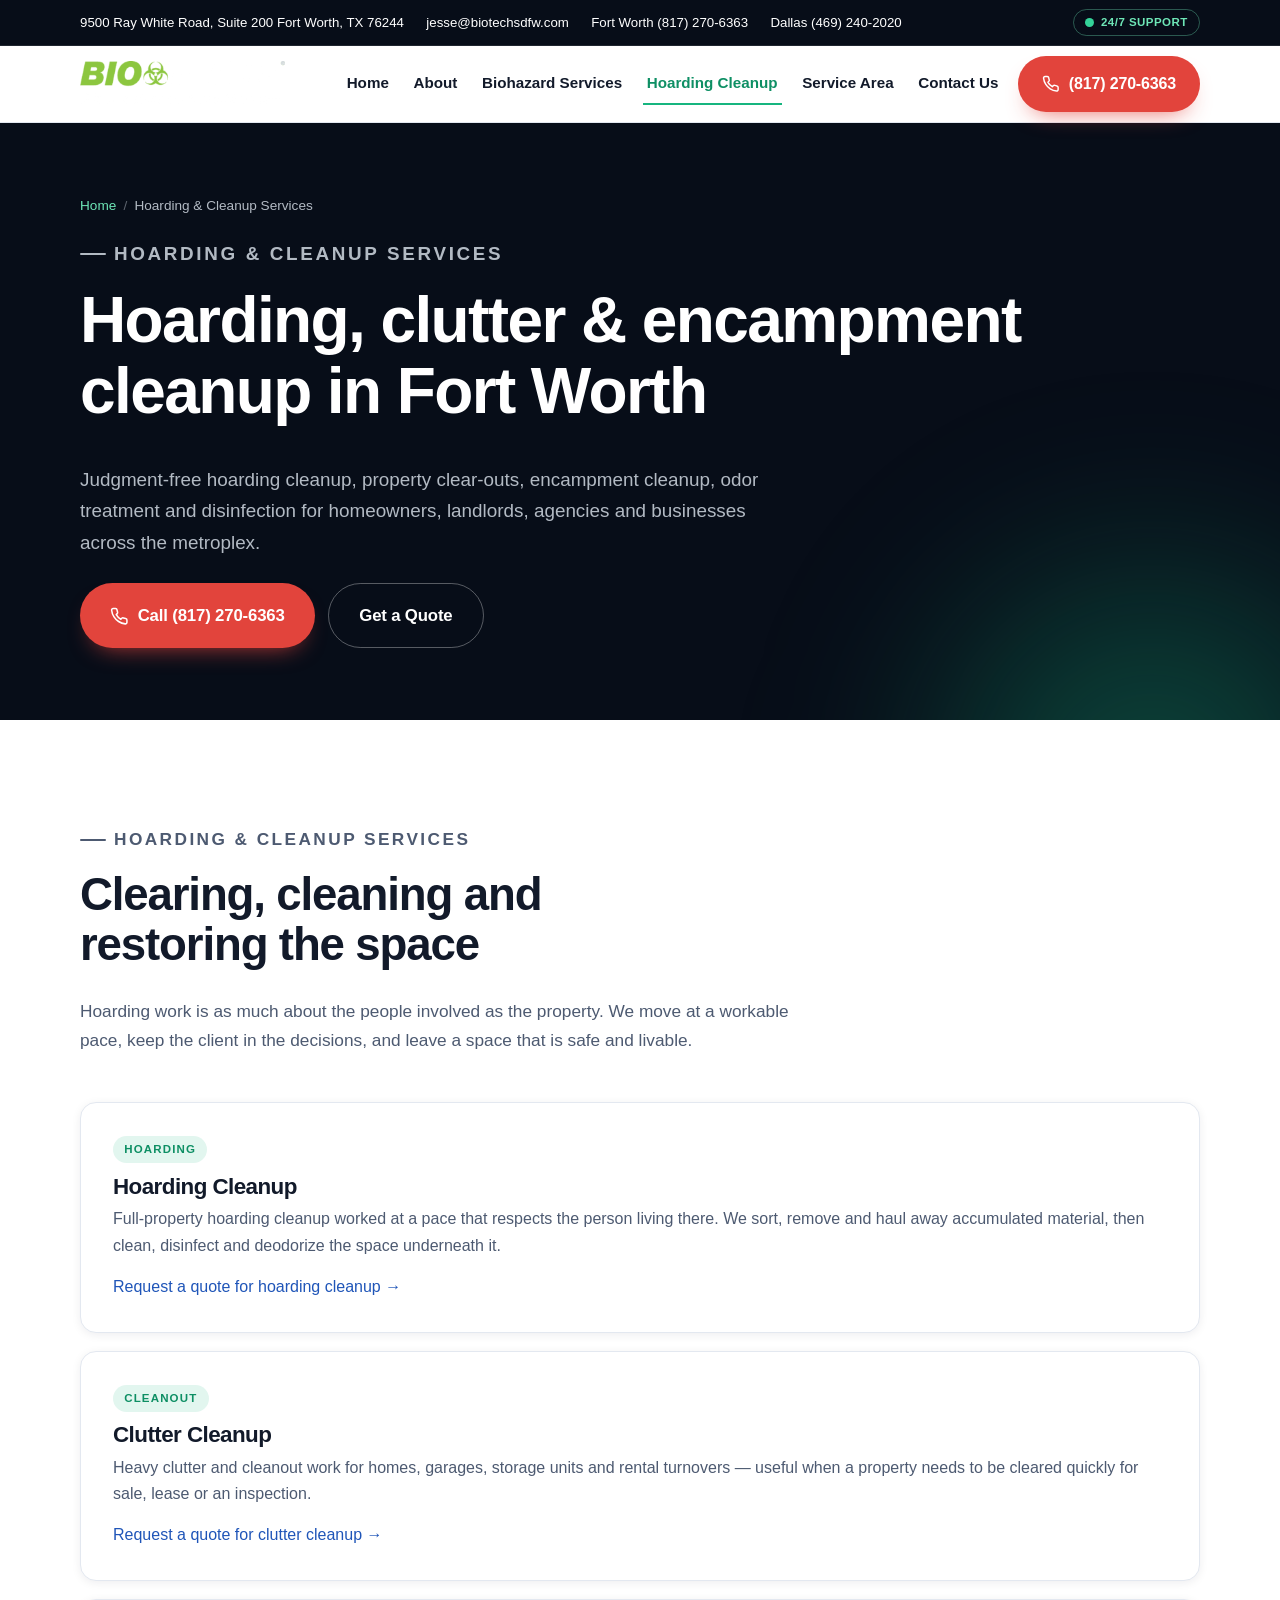
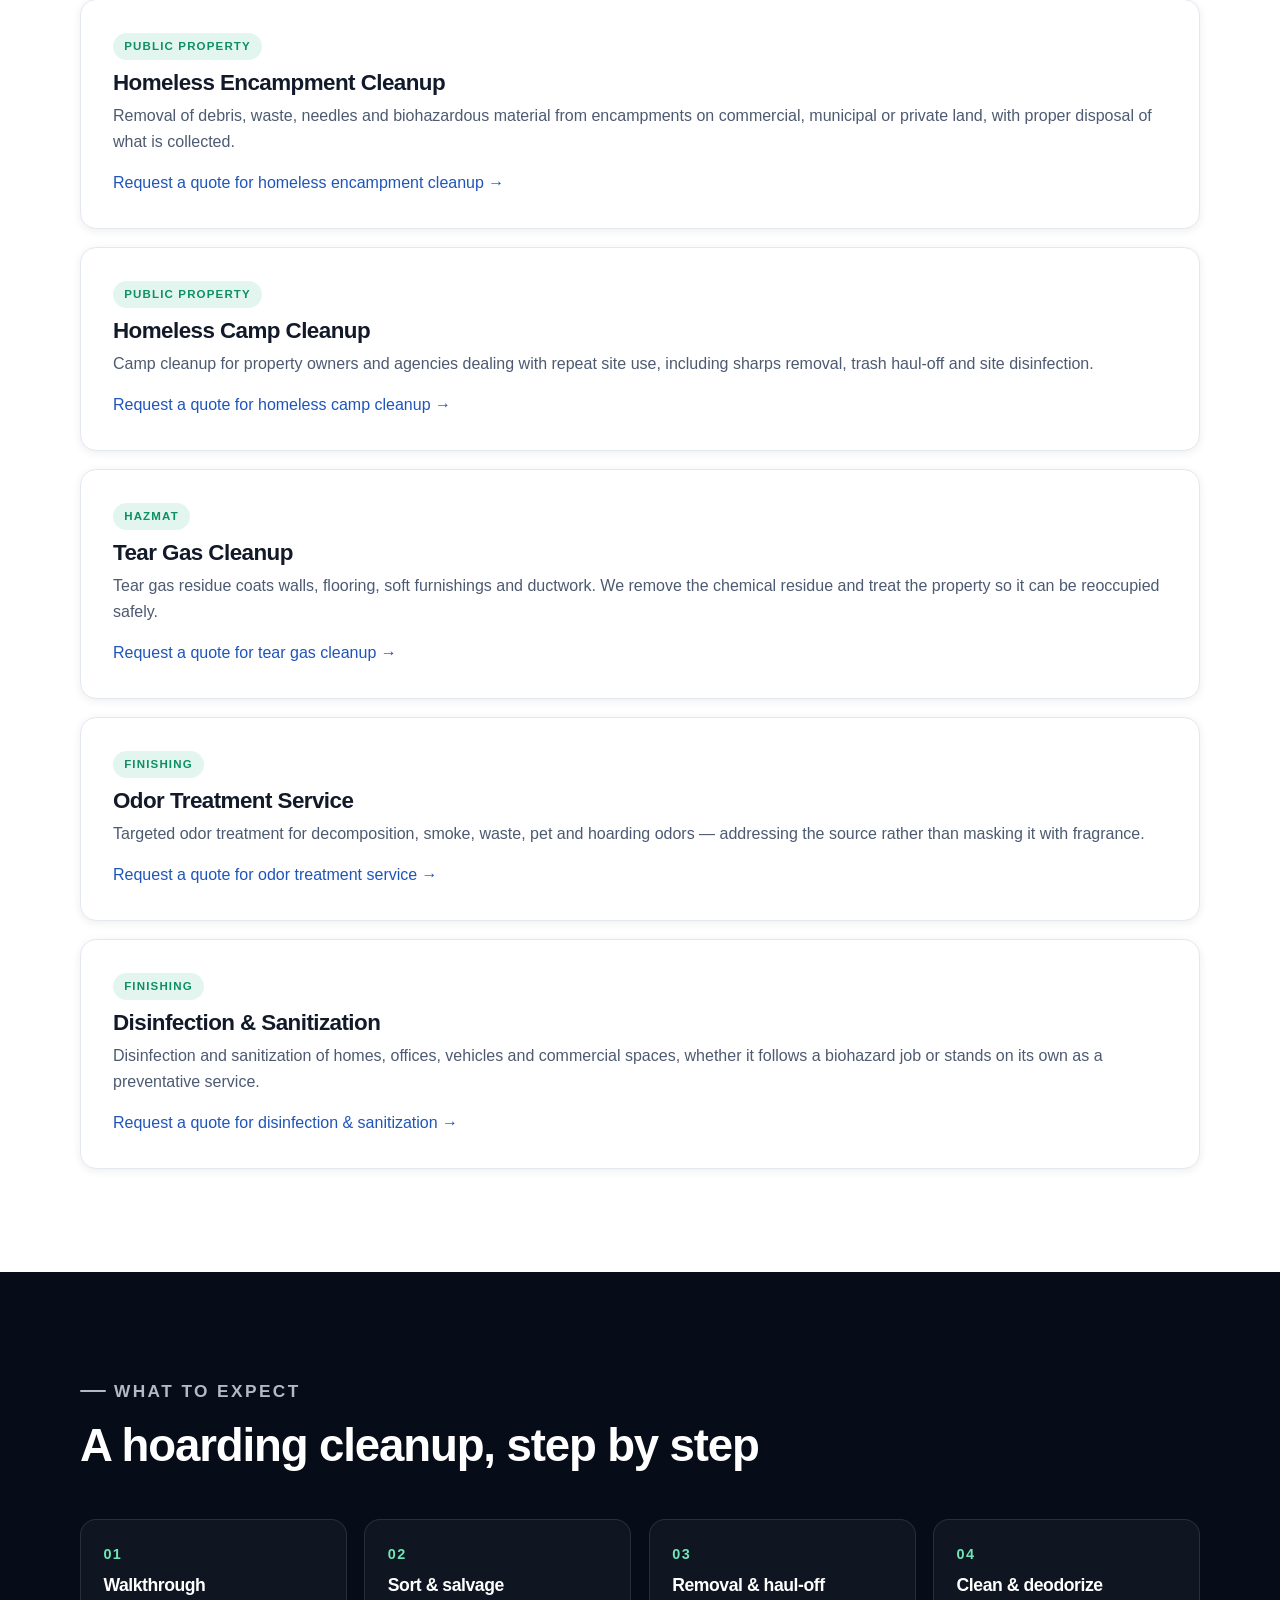
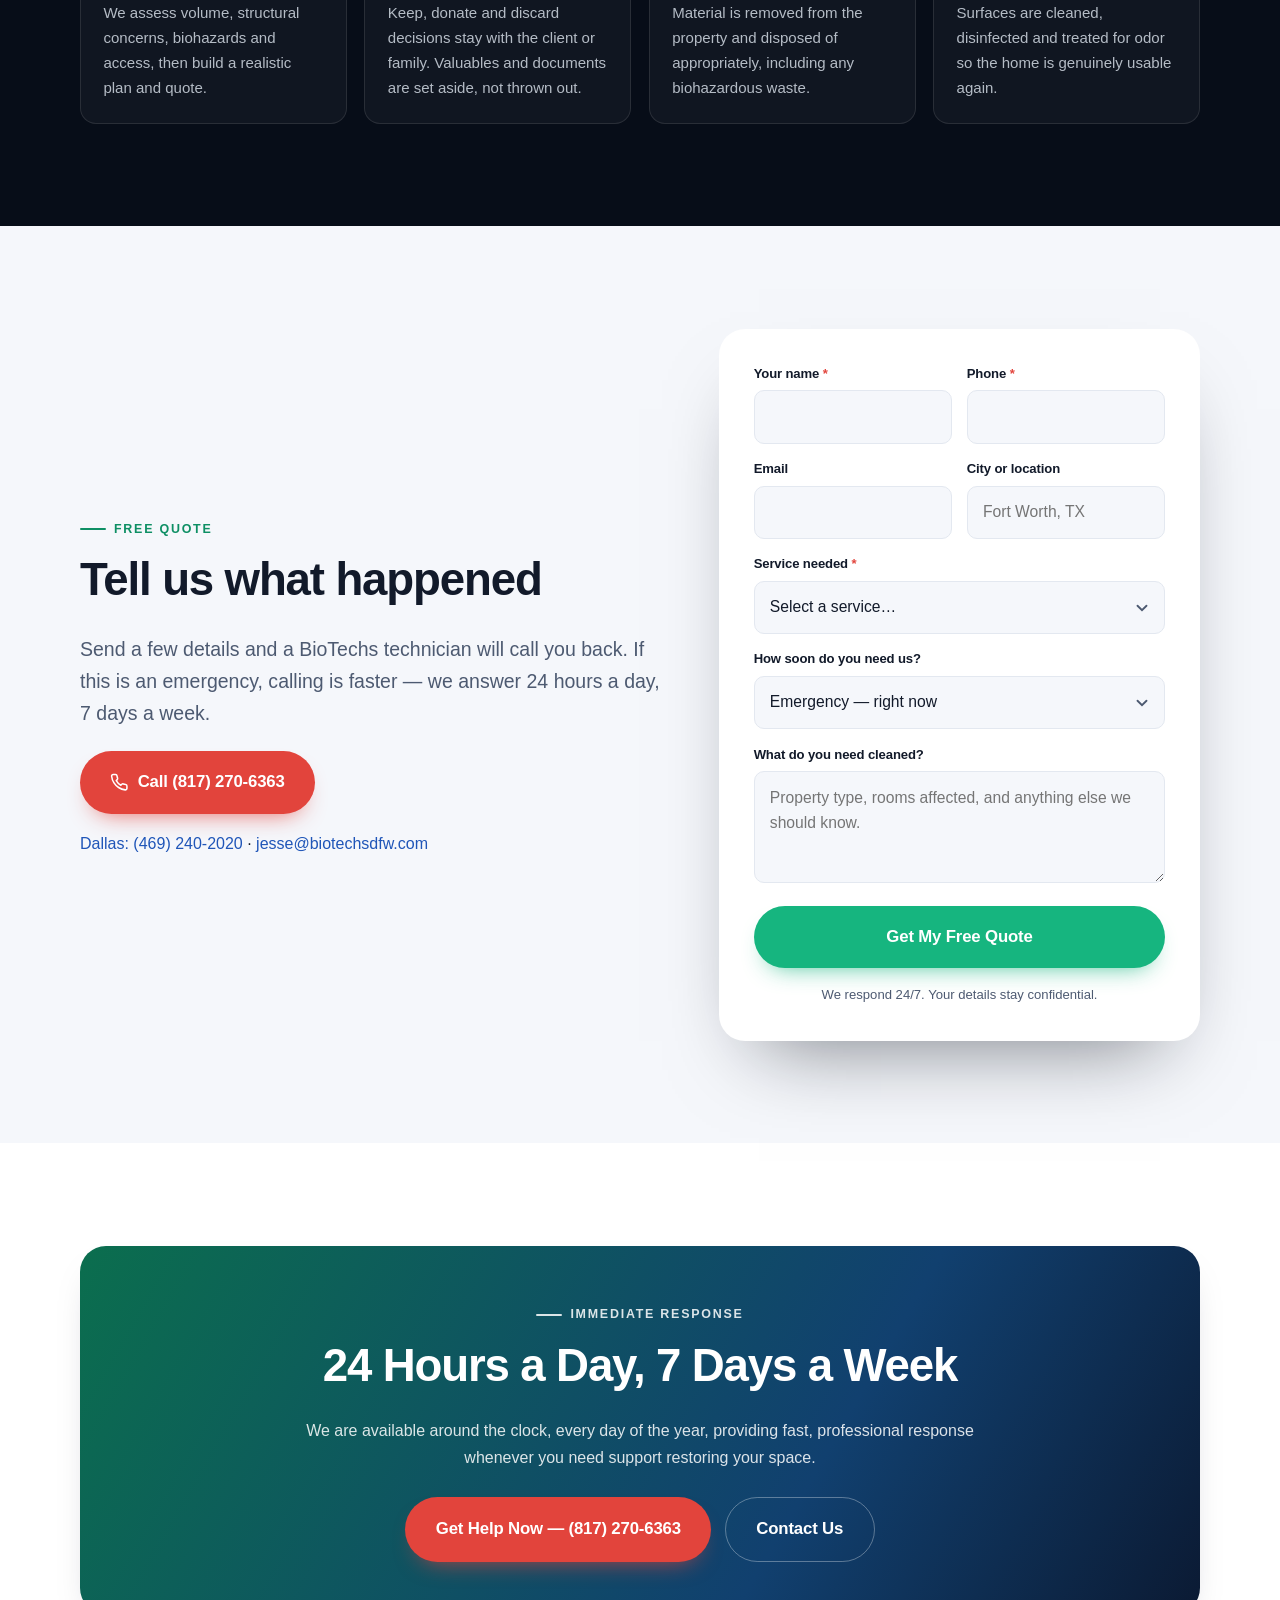
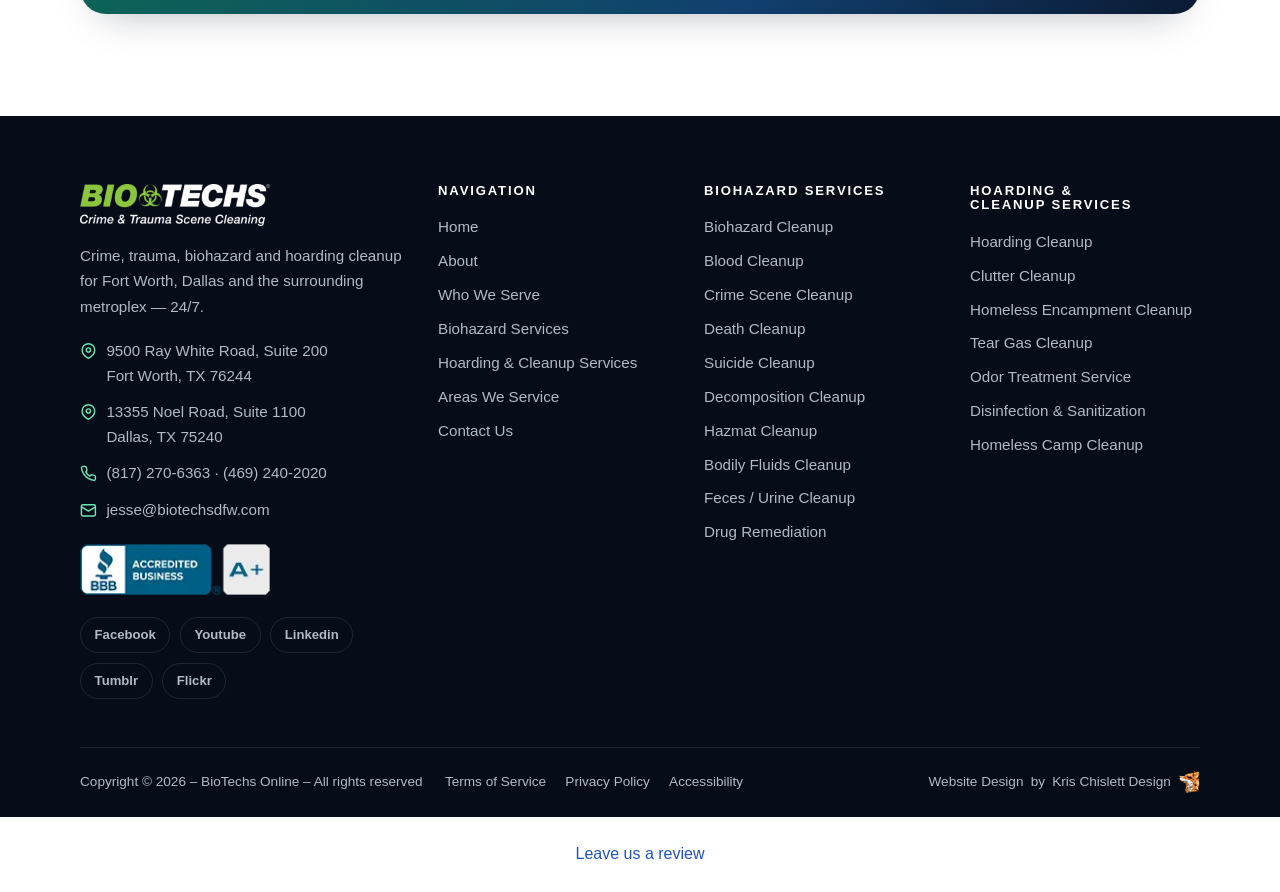
<file: hoarding-cleanup/index.html>
<!DOCTYPE html>
<html lang="en">
<head>
<meta charset="utf-8">
<meta name="viewport" content="width=device-width, initial-scale=1">
<title>Hoarding &amp; Clutter Cleanup Services | BioTechs Fort Worth, TX</title>
<meta name="description" content="Hoarding cleanup, clutter cleanup, homeless encampment cleanup, tear gas cleanup, odor treatment and disinfection in Fort Worth, Dallas and the DFW metroplex. 24/7 response.">
<meta name="robots" content="index, follow">
<meta name="theme-color" content="#070d18">
<link rel="canonical" href="/hoarding-cleanup/">
<meta property="og:type" content="website">
<meta property="og:site_name" content="BioTechs Crime &amp; Trauma Scene Cleaning">
<meta property="og:title" content="Hoarding &amp; Clutter Cleanup Services | BioTechs Fort Worth, TX">
<meta property="og:description" content="Hoarding cleanup, clutter cleanup, homeless encampment cleanup, tear gas cleanup, odor treatment and disinfection in Fort Worth, Dallas and the DFW metroplex. 24/7 response.">
<meta property="og:image" content="/images/source/00-biotechs-logo-1024x225-png.webp">
<meta name="twitter:card" content="summary_large_image">
<link rel="icon" href="/favicon.svg" type="image/svg+xml">
<link rel="apple-touch-icon" href="/favicon.svg">
<link rel="stylesheet" href="/assets/css/styles.css">
</head>
<body>
<a class="skip-link" href="#content">Skip to content</a>

<div class="topbar">
  <div class="wrap topbar__inner">
    <span class="topbar__item topbar__hide-sm">
      <a href="https://maps.app.goo.gl/574pvaTT7n1JZKF98" target="_blank" rel="noopener">9500 Ray White Road, Suite 200 Fort Worth, TX 76244</a>
    </span>
    <span class="topbar__item topbar__hide-sm">
      <a href="mailto:jesse@biotechsdfw.com">jesse@biotechsdfw.com</a>
    </span>
    <span class="topbar__item"><a href="tel:+18172706363">Fort Worth (817) 270-6363</a></span>
    <span class="topbar__item topbar__hide-sm"><a href="tel:+14692402020">Dallas (469) 240-2020</a></span>
    <span class="topbar__badge"><span class="pulse-dot" aria-hidden="true"></span> 24/7 Support</span>
  </div>
</div>

<header class="header">
  <div class="wrap header__inner">
    <a class="logo" href="/" aria-label="BioTechs Crime &amp; Trauma Scene Cleaning — home">
      <img src="/images/source/00-biotechs-logo-1024x225-png.webp"
           srcset="/images/source/01-biotechs-logo-300x66-png.webp 300w,
                   /images/source/02-biotechs-logo-768x169-png.webp 768w,
                   /images/source/00-biotechs-logo-1024x225-png.webp 1024w"
           sizes="205px"
           width="1024" height="225"
           alt="BioTechs Logo featuring stylized green and blue elements symbolizing biotechnology innovation and growth.">
    </a>

    <button class="nav-toggle" type="button" aria-expanded="false" aria-controls="primary-nav">
      <span class="nav-toggle__bars" aria-hidden="true"></span> Menu
    </button>

    <nav class="nav" id="primary-nav" aria-label="Primary">
      <ul class="nav__list">
        <li><a class="nav__link" href="/">Home</a></li>
        <li><a class="nav__link" href="/about/">About</a></li>
        <li><a class="nav__link" href="/biohazard-cleanup-services/">Biohazard Services</a></li>
        <li><a class="nav__link" href="/hoarding-cleanup/" aria-current="page">Hoarding Cleanup</a></li>
        <li><a class="nav__link" href="/areas-served/">Service Area</a></li>
        <li><a class="nav__link" href="/contact-us/">Contact Us</a></li>
        <li class="nav__cta-mobile"><a class="btn btn--call btn--block" href="tel:+18172706363">Call (817) 270-6363</a></li>
      </ul>
    </nav>

    <a class="btn btn--call header__cta" href="tel:+18172706363">
      <svg viewBox="0 0 24 24" fill="none" stroke="currentColor" stroke-width="2" stroke-linecap="round" stroke-linejoin="round" aria-hidden="true"><path d="M22 16.92v3a2 2 0 0 1-2.18 2 19.79 19.79 0 0 1-8.63-3.07 19.5 19.5 0 0 1-6-6A19.79 19.79 0 0 1 2.12 4.18A2 2 0 0 1 4.11 2h3a2 2 0 0 1 2 1.72 12.84 12.84 0 0 0 .7 2.81 2 2 0 0 1-.45 2.11L8.09 9.91a16 16 0 0 0 6 6l1.27-1.27a2 2 0 0 1 2.11-.45 12.84 12.84 0 0 0 2.81.7A2 2 0 0 1 22 16.92z"/></svg>
      (817) 270-6363
    </a>
  </div>
</header>

<main id="content">

  <!-- =========================================================== page hero -->
  <section class="page-hero">
    <div class="wrap">
      <ul class="breadcrumb">
        <li><a href="/">Home</a></li>
        <li>Hoarding &amp; Cleanup Services</li>
      </ul>
      <p class="eyebrow eyebrow--invert">Hoarding &amp; cleanup services</p>
      <h1>Hoarding, clutter &amp; encampment cleanup in Fort Worth</h1>
      <p>Judgment-free hoarding cleanup, property clear-outs, encampment cleanup, odor treatment and disinfection for homeowners, landlords, agencies and businesses across the metroplex.</p>
      <div class="page-hero__actions">
        <a class="btn btn--call btn--lg" href="tel:+18172706363"><svg viewBox="0 0 24 24" fill="none" stroke="currentColor" stroke-width="2" stroke-linecap="round" stroke-linejoin="round" aria-hidden="true"><path d="M22 16.92v3a2 2 0 0 1-2.18 2 19.79 19.79 0 0 1-8.63-3.07 19.5 19.5 0 0 1-6-6A19.79 19.79 0 0 1 2.12 4.18A2 2 0 0 1 4.11 2h3a2 2 0 0 1 2 1.72 12.84 12.84 0 0 0 .7 2.81 2 2 0 0 1-.45 2.11L8.09 9.91a16 16 0 0 0 6 6l1.27-1.27a2 2 0 0 1 2.11-.45 12.84 12.84 0 0 0 2.81.7A2 2 0 0 1 22 16.92z"/></svg> Call (817) 270-6363</a>
        <a class="btn btn--ghost btn--lg" href="#quote">Get a Quote</a>
      </div>
    </div>
  </section>
  <!-- =========================================================== services -->
  <section class="section">
    <div class="wrap">
      <div class="section-head reveal">
        <p class="eyebrow">Hoarding &amp; cleanup services</p>
        <h2>Clearing, cleaning and restoring the space</h2>
        <p>Hoarding work is as much about the people involved as the property. We move at a workable pace, keep the client in the decisions, and leave a space that is safe and livable.</p>
      </div>

      <div>
        <article class="service-block reveal" id="hoarding-cleanup">
          <span class="service-block__tag">Hoarding</span>
          <h3>Hoarding Cleanup</h3>
          <p>Full-property hoarding cleanup worked at a pace that respects the person living there. We sort, remove and haul away accumulated material, then clean, disinfect and deodorize the space underneath it.</p>
          <p style="margin-top:.9rem"><a href="#quote">Request a quote for hoarding cleanup &rarr;</a></p>
        </article>
        <article class="service-block reveal" id="clutter-cleanup">
          <span class="service-block__tag">Cleanout</span>
          <h3>Clutter Cleanup</h3>
          <p>Heavy clutter and cleanout work for homes, garages, storage units and rental turnovers &mdash; useful when a property needs to be cleared quickly for sale, lease or an inspection.</p>
          <p style="margin-top:.9rem"><a href="#quote">Request a quote for clutter cleanup &rarr;</a></p>
        </article>
        <article class="service-block reveal" id="homeless-encampment-cleanup">
          <span class="service-block__tag">Public property</span>
          <h3>Homeless Encampment Cleanup</h3>
          <p>Removal of debris, waste, needles and biohazardous material from encampments on commercial, municipal or private land, with proper disposal of what is collected.</p>
          <p style="margin-top:.9rem"><a href="#quote">Request a quote for homeless encampment cleanup &rarr;</a></p>
        </article>
        <article class="service-block reveal" id="homeless-camp-cleanup">
          <span class="service-block__tag">Public property</span>
          <h3>Homeless Camp Cleanup</h3>
          <p>Camp cleanup for property owners and agencies dealing with repeat site use, including sharps removal, trash haul-off and site disinfection.</p>
          <p style="margin-top:.9rem"><a href="#quote">Request a quote for homeless camp cleanup &rarr;</a></p>
        </article>
        <article class="service-block reveal" id="tear-gas-cleanup">
          <span class="service-block__tag">Hazmat</span>
          <h3>Tear Gas Cleanup</h3>
          <p>Tear gas residue coats walls, flooring, soft furnishings and ductwork. We remove the chemical residue and treat the property so it can be reoccupied safely.</p>
          <p style="margin-top:.9rem"><a href="#quote">Request a quote for tear gas cleanup &rarr;</a></p>
        </article>
        <article class="service-block reveal" id="odor-treatment-service">
          <span class="service-block__tag">Finishing</span>
          <h3>Odor Treatment Service</h3>
          <p>Targeted odor treatment for decomposition, smoke, waste, pet and hoarding odors &mdash; addressing the source rather than masking it with fragrance.</p>
          <p style="margin-top:.9rem"><a href="#quote">Request a quote for odor treatment service &rarr;</a></p>
        </article>
        <article class="service-block reveal" id="disinfection-sanitization">
          <span class="service-block__tag">Finishing</span>
          <h3>Disinfection &amp; Sanitization</h3>
          <p>Disinfection and sanitization of homes, offices, vehicles and commercial spaces, whether it follows a biohazard job or stands on its own as a preventative service.</p>
          <p style="margin-top:.9rem"><a href="#quote">Request a quote for disinfection &amp; sanitization &rarr;</a></p>
        </article>
      </div>
    </div>
  </section>

  <!-- ============================================================== detail -->
  <section class="section section--dark" aria-labelledby="hoard-how">
    <div class="wrap">
      <div class="section-head reveal">
        <p class="eyebrow eyebrow--invert">What to expect</p>
        <h2 id="hoard-how">A hoarding cleanup, step by step</h2>
      </div>
      <ol class="steps">
        <li class="reveal"><h3>Walkthrough</h3><p>We assess volume, structural concerns, biohazards and access, then build a realistic plan and quote.</p></li>
        <li class="reveal"><h3>Sort &amp; salvage</h3><p>Keep, donate and discard decisions stay with the client or family. Valuables and documents are set aside, not thrown out.</p></li>
        <li class="reveal"><h3>Removal &amp; haul-off</h3><p>Material is removed from the property and disposed of appropriately, including any biohazardous waste.</p></li>
        <li class="reveal"><h3>Clean &amp; deodorize</h3><p>Surfaces are cleaned, disinfected and treated for odor so the home is genuinely usable again.</p></li>
      </ol>
    </div>
  </section>

  <!-- ============================================================== quote -->
  <section class="section section--paper" id="quote" aria-labelledby="quote-title">
    <div class="wrap split">
      <div class="reveal">
        <p class="eyebrow">Free quote</p>
        <h2 id="quote-title">Tell us what happened</h2>
        <p class="lede">
          Send a few details and a BioTechs technician will call you back. If this is
          an emergency, calling is faster &mdash; we answer 24 hours a day, 7 days a week.
        </p>
        <p>
          <a class="btn btn--call btn--lg" href="tel:+18172706363"><svg viewBox="0 0 24 24" fill="none" stroke="currentColor" stroke-width="2" stroke-linecap="round" stroke-linejoin="round" aria-hidden="true"><path d="M22 16.92v3a2 2 0 0 1-2.18 2 19.79 19.79 0 0 1-8.63-3.07 19.5 19.5 0 0 1-6-6A19.79 19.79 0 0 1 2.12 4.18A2 2 0 0 1 4.11 2h3a2 2 0 0 1 2 1.72 12.84 12.84 0 0 0 .7 2.81 2 2 0 0 1-.45 2.11L8.09 9.91a16 16 0 0 0 6 6l1.27-1.27a2 2 0 0 1 2.11-.45 12.84 12.84 0 0 0 2.81.7A2 2 0 0 1 22 16.92z"/></svg> Call (817) 270-6363</a>
        </p>
        <p><a href="tel:+14692402020">Dallas: (469) 240-2020</a> &middot; <a href="mailto:jesse@biotechsdfw.com">jesse@biotechsdfw.com</a></p>
      </div>

      <div class="quote-card reveal">
        <p class="form-status" id="quote-status" hidden></p>

        <form method="POST"
              action="https://vision.leadrai.com/api/forms/27e10beb5635736ba86fe5668b1bdff4"
              data-leadr
              data-status="quote-status"
              class="form-grid form-grid--2">
          <input type="hidden" name="_form" value="Quote request">
          <input type="hidden" name="_page" value="">
          <input type="text" name="_gotcha" tabindex="-1" autocomplete="off" style="display:none">

          <div class="field">
            <label for="hc-name">Your name <span class="req" aria-hidden="true">*</span></label>
            <input id="hc-name" type="text" name="name" autocomplete="name" required>
          </div>

          <div class="field">
            <label for="hc-phone">Phone <span class="req" aria-hidden="true">*</span></label>
            <input id="hc-phone" type="tel" name="phone" autocomplete="tel" required>
          </div>

          <div class="field">
            <label for="hc-email">Email</label>
            <input id="hc-email" type="email" name="email" autocomplete="email">
          </div>

          <div class="field">
            <label for="hc-city">City or location</label>
            <input id="hc-city" type="text" name="Location" placeholder="Fort Worth, TX">
          </div>

          <div class="field field--full">
            <label for="hc-service">Service needed <span class="req" aria-hidden="true">*</span></label>
            <select id="hc-service" name="Service needed" required>
              <option value="">Select a service&hellip;</option>
              <option>Crime Scene Cleanup</option>
              <option>Blood Cleanup</option>
              <option>Death Cleanup</option>
              <option>Suicide Cleanup</option>
              <option>Decomposition Cleanup</option>
              <option>Biohazard Cleanup</option>
              <option>Bodily Fluids Cleanup</option>
              <option>Feces / Urine Cleanup</option>
              <option>Hazmat Cleanup</option>
              <option>Drug Remediation</option>
              <option>Tear Gas Cleanup</option>
              <option>Hoarding Cleanup</option>
              <option>Clutter Cleanup</option>
              <option>Homeless Encampment Cleanup</option>
              <option>Odor Treatment Service</option>
              <option>Disinfection &amp; Sanitization</option>
              <option>Something else</option>
            </select>
          </div>

          <div class="field field--full">
            <label for="hc-urgency">How soon do you need us?</label>
            <select id="hc-urgency" name="Urgency">
              <option>Emergency &mdash; right now</option>
              <option>Today</option>
              <option>Within 48 hours</option>
              <option>Planning ahead</option>
            </select>
          </div>

          <div class="field field--full">
            <label for="hc-details">What do you need cleaned?</label>
            <textarea id="hc-details" name="Details" placeholder="Property type, rooms affected, and anything else we should know."></textarea>
          </div>

          <div class="field field--full">
            <button class="btn btn--block btn--lg" type="submit">Get My Free Quote</button>
          </div>
        </form>
        <p class="quote-card__note">We respond 24/7. Your details stay confidential.</p>
      </div>
    </div>
  </section>
  <!-- ============================================================ cta band -->
  <section class="section">
    <div class="wrap">
      <div class="cta-band reveal">
        <p class="eyebrow eyebrow--invert" style="justify-content:center">Immediate response</p>
        <h2>24 Hours a Day, 7 Days a Week</h2>
        <p>
          We are available around the clock, every day of the year, providing fast,
          professional response whenever you need support restoring your space.
        </p>
        <div class="cta-band__actions">
          <a class="btn btn--call btn--lg" href="tel:+18172706363">Get Help Now &mdash; (817) 270-6363</a>
          <a class="btn btn--ghost btn--lg" href="/contact-us/">Contact Us</a>
        </div>
      </div>
    </div>
  </section>

</main>

<footer class="footer">
  <div class="wrap">
    <div class="footer__grid">
      <div class="footer__brand">
        <img src="/images/source/00-biotechs-logo-1024x225-png.webp"
             srcset="/images/source/01-biotechs-logo-300x66-png.webp 300w,
                     /images/source/02-biotechs-logo-768x169-png.webp 768w,
                     /images/source/00-biotechs-logo-1024x225-png.webp 1024w"
             sizes="190px" width="1024" height="225" loading="lazy"
             alt="BioTechs Logo featuring stylized green and blue elements symbolizing biotechnology innovation and growth.">
        <p>Crime, trauma, biohazard and hoarding cleanup for Fort Worth, Dallas and the surrounding metroplex — 24/7.</p>

        <ul class="footer__contact">
          <li>
            <svg viewBox="0 0 24 24" fill="none" stroke="currentColor" stroke-width="2" stroke-linecap="round" stroke-linejoin="round" aria-hidden="true"><path d="M21 10c0 7-9 12-9 12s-9-5-9-12a9 9 0 0 1 18 0z"/><circle cx="12" cy="10" r="3"/></svg>
            <a href="https://maps.app.goo.gl/574pvaTT7n1JZKF98" target="_blank" rel="noopener">9500 Ray White Road, Suite 200<br>Fort Worth, TX 76244</a>
          </li>
          <li>
            <svg viewBox="0 0 24 24" fill="none" stroke="currentColor" stroke-width="2" stroke-linecap="round" stroke-linejoin="round" aria-hidden="true"><path d="M21 10c0 7-9 12-9 12s-9-5-9-12a9 9 0 0 1 18 0z"/><circle cx="12" cy="10" r="3"/></svg>
            <a href="https://maps.app.goo.gl/K51b7zrCyugf8hHr6" target="_blank" rel="noopener">13355 Noel Road, Suite 1100<br>Dallas, TX 75240</a>
          </li>
          <li>
            <svg viewBox="0 0 24 24" fill="none" stroke="currentColor" stroke-width="2" stroke-linecap="round" stroke-linejoin="round" aria-hidden="true"><path d="M22 16.92v3a2 2 0 0 1-2.18 2 19.79 19.79 0 0 1-8.63-3.07 19.5 19.5 0 0 1-6-6A19.79 19.79 0 0 1 2.12 4.18A2 2 0 0 1 4.11 2h3a2 2 0 0 1 2 1.72 12.84 12.84 0 0 0 .7 2.81 2 2 0 0 1-.45 2.11L8.09 9.91a16 16 0 0 0 6 6l1.27-1.27a2 2 0 0 1 2.11-.45 12.84 12.84 0 0 0 2.81.7A2 2 0 0 1 22 16.92z"/></svg>
            <span><a href="tel:+18172706363">(817) 270-6363</a> · <a href="tel:+14692402020">(469) 240-2020</a></span>
          </li>
          <li>
            <svg viewBox="0 0 24 24" fill="none" stroke="currentColor" stroke-width="2" stroke-linecap="round" stroke-linejoin="round" aria-hidden="true"><rect x="2" y="4" width="20" height="16" rx="2"/><path d="m2 7 10 6 10-6"/></svg>
            <a href="mailto:jesse@biotechsdfw.com">jesse@biotechsdfw.com</a>
          </li>
        </ul>

        <img class="footer__bbb" src="/images/source/05-bbb-accredit-business-badge.webp"
             width="300" height="113" loading="lazy"
             alt="BBB Accredited Business badge with blue and white colors, symbolizing trust and credibility for businesses.">

        <ul class="social">
          <li><a href="https://www.facebook.com/biotechsdfw" target="_blank" rel="noopener">Facebook</a></li>
          <li><a href="https://www.youtube.com/channel/UCbZPOLAiQCIJ4dVJfCCXYgQ" target="_blank" rel="noopener">Youtube</a></li>
          <li><a href="https://www.linkedin.com/company/biotechsdfwcrime/" target="_blank" rel="noopener">Linkedin</a></li>
          <li><a href="https://www.tumblr.com/crime-scene-cleanup-dallas" target="_blank" rel="noopener">Tumblr</a></li>
          <li><a href="https://www.flickr.com/people/190534095@N06/" target="_blank" rel="noopener">Flickr</a></li>
        </ul>
      </div>

      <div>
        <h2>Navigation</h2>
        <ul class="footer__list">
          <li><a href="/">Home</a></li>
          <li><a href="/about/">About</a></li>
          <li><a href="/about/#who-we-serve">Who We Serve</a></li>
          <li><a href="/biohazard-cleanup-services/">Biohazard Services</a></li>
          <li><a href="/hoarding-cleanup/">Hoarding &amp; Cleanup Services</a></li>
          <li><a href="/areas-served/">Areas We Service</a></li>
          <li><a href="/contact-us/">Contact Us</a></li>
        </ul>
      </div>

      <div>
        <h3>Biohazard Services</h3>
        <ul class="footer__list">
          <li><a href="/biohazard-cleanup-services/#biohazard-cleanup">Biohazard Cleanup</a></li>
          <li><a href="/biohazard-cleanup-services/#blood-cleanup">Blood Cleanup</a></li>
          <li><a href="/biohazard-cleanup-services/#crime-scene-cleanup">Crime Scene Cleanup</a></li>
          <li><a href="/biohazard-cleanup-services/#death-cleanup">Death Cleanup</a></li>
          <li><a href="/biohazard-cleanup-services/#suicide-cleanup">Suicide Cleanup</a></li>
          <li><a href="/biohazard-cleanup-services/#decomposition-cleanup">Decomposition Cleanup</a></li>
          <li><a href="/biohazard-cleanup-services/#hazmat-cleanup">Hazmat Cleanup</a></li>
          <li><a href="/biohazard-cleanup-services/#bodily-fluids-cleanup">Bodily Fluids Cleanup</a></li>
          <li><a href="/biohazard-cleanup-services/#feces-urine-cleanup">Feces / Urine Cleanup</a></li>
          <li><a href="/biohazard-cleanup-services/#drug-remediation">Drug Remediation</a></li>
        </ul>
      </div>

      <div>
        <h3>Hoarding &amp; Cleanup Services</h3>
        <ul class="footer__list">
          <li><a href="/hoarding-cleanup/#hoarding-cleanup">Hoarding Cleanup</a></li>
          <li><a href="/hoarding-cleanup/#clutter-cleanup">Clutter Cleanup</a></li>
          <li><a href="/hoarding-cleanup/#homeless-encampment-cleanup">Homeless Encampment Cleanup</a></li>
          <li><a href="/hoarding-cleanup/#tear-gas-cleanup">Tear Gas Cleanup</a></li>
          <li><a href="/hoarding-cleanup/#odor-treatment-service">Odor Treatment Service</a></li>
          <li><a href="/hoarding-cleanup/#disinfection-sanitization">Disinfection &amp; Sanitization</a></li>
          <li><a href="/hoarding-cleanup/#homeless-camp-cleanup">Homeless Camp Cleanup</a></li>
        </ul>
      </div>
    </div>

    <div class="footer__bottom">
      <span>Copyright © <span id="year">2026</span> – BioTechs Online – All rights reserved</span>
      <ul class="footer__legal">
        <li><a href="/terms-of-service/">Terms of Service</a></li>
        <li><a href="/privacy-policy/">Privacy Policy</a></li>
        <li><a href="/accessibility-statement/">Accessibility</a></li>
      </ul>
      <span class="footer__credit">
        <a href="https://www.krischislett.com/" target="_blank" rel="noopener">Website Design</a> by
        <a href="https://www.krischislett.com/" target="_blank" rel="noopener">Kris Chislett Design</a>
        <img src="/images/source/06-fox-color.png" width="22" height="22" loading="lazy" alt="Kris Chislett Design logo">
      </span>
    </div>
  </div>
</footer>

<div class="callbar">
  <a class="btn btn--call" href="tel:+18172706363">Call 24/7</a>
  <a class="btn" href="#quote">Get a Quote</a>
</div>

<script src="/assets/js/main.js" defer></script>
<p data-lv-review="1" style="text-align:center;margin:24px 0"><a href="/review">Leave us a review</a></p>
<script defer src="https://static.cloudflareinsights.com/beacon.min.js" data-cf-beacon='{"token": "0a932598fc5b4cc9baf156d875620bd1"}'></script>
<script defer data-lv-track src="https://vision.leadrai.com/api/forms/27e10beb5635736ba86fe5668b1bdff4/t.js"></script>
</body>
</html>
</file>
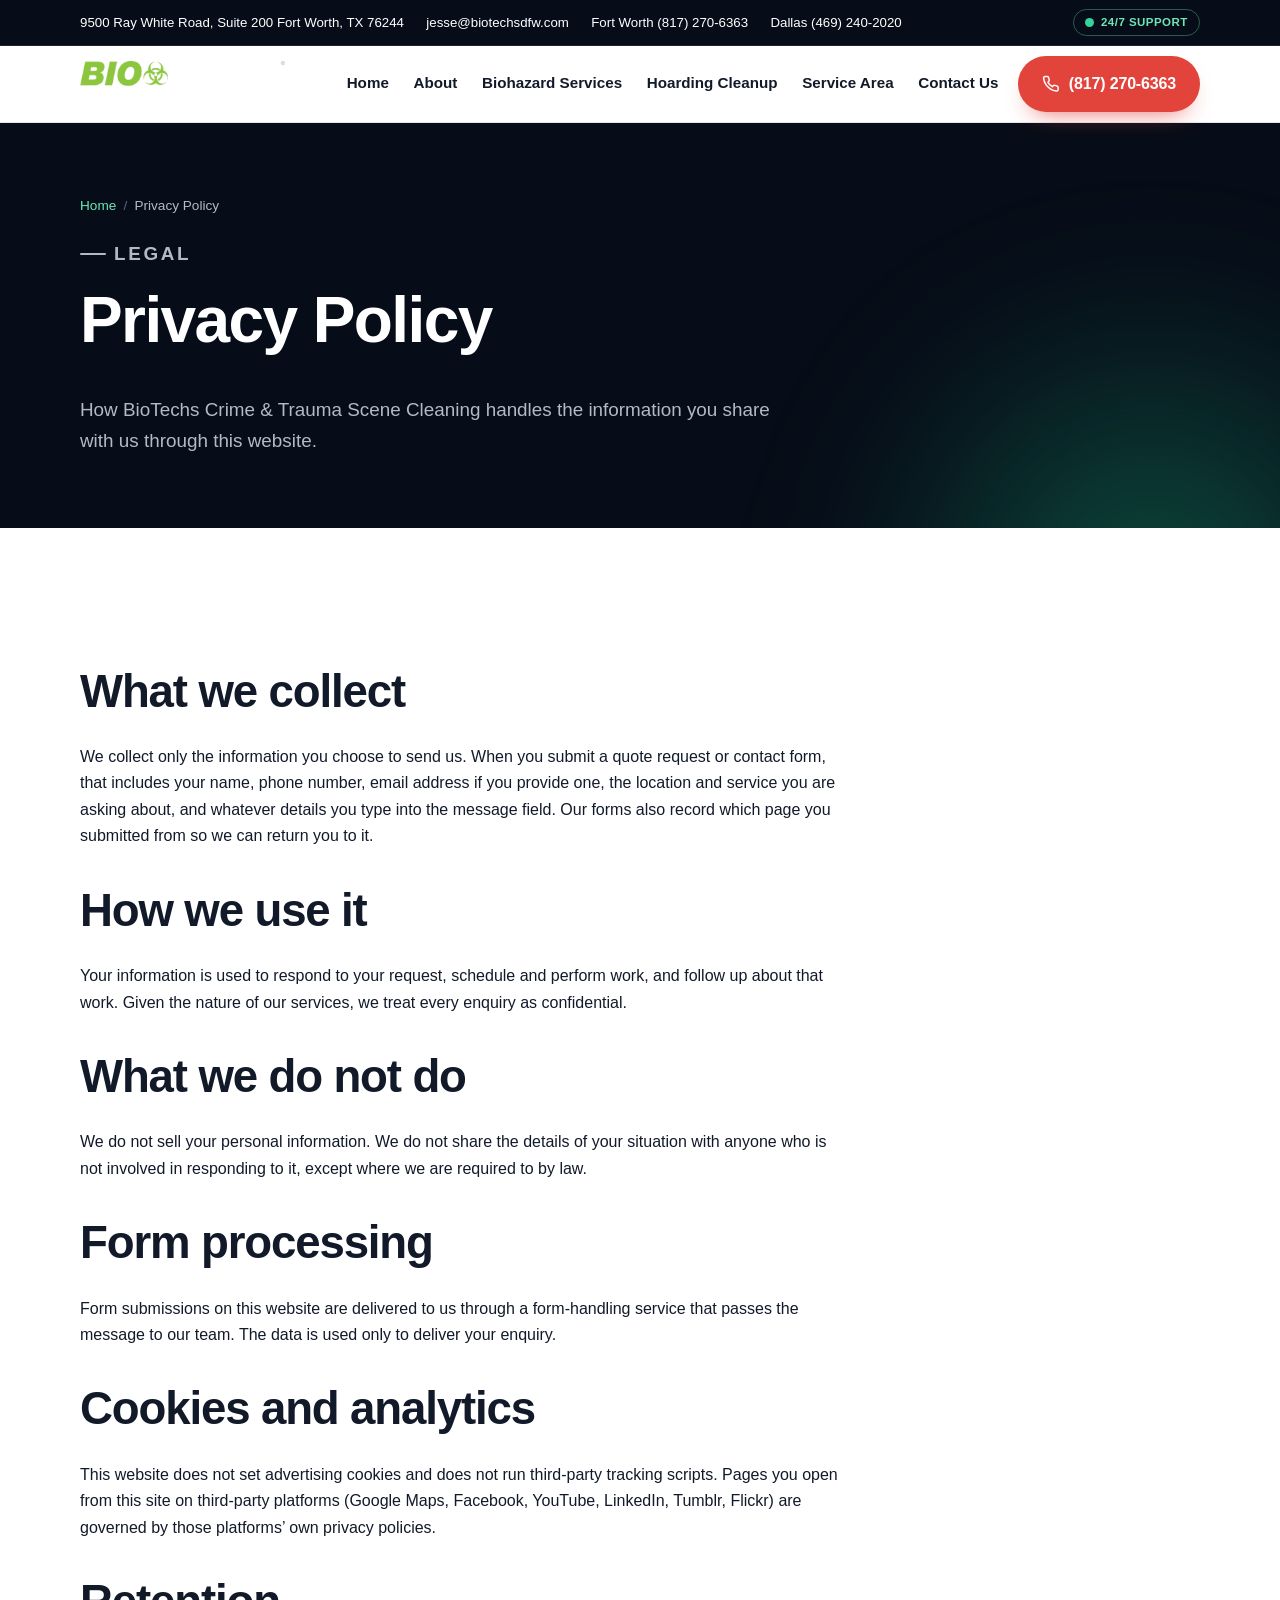
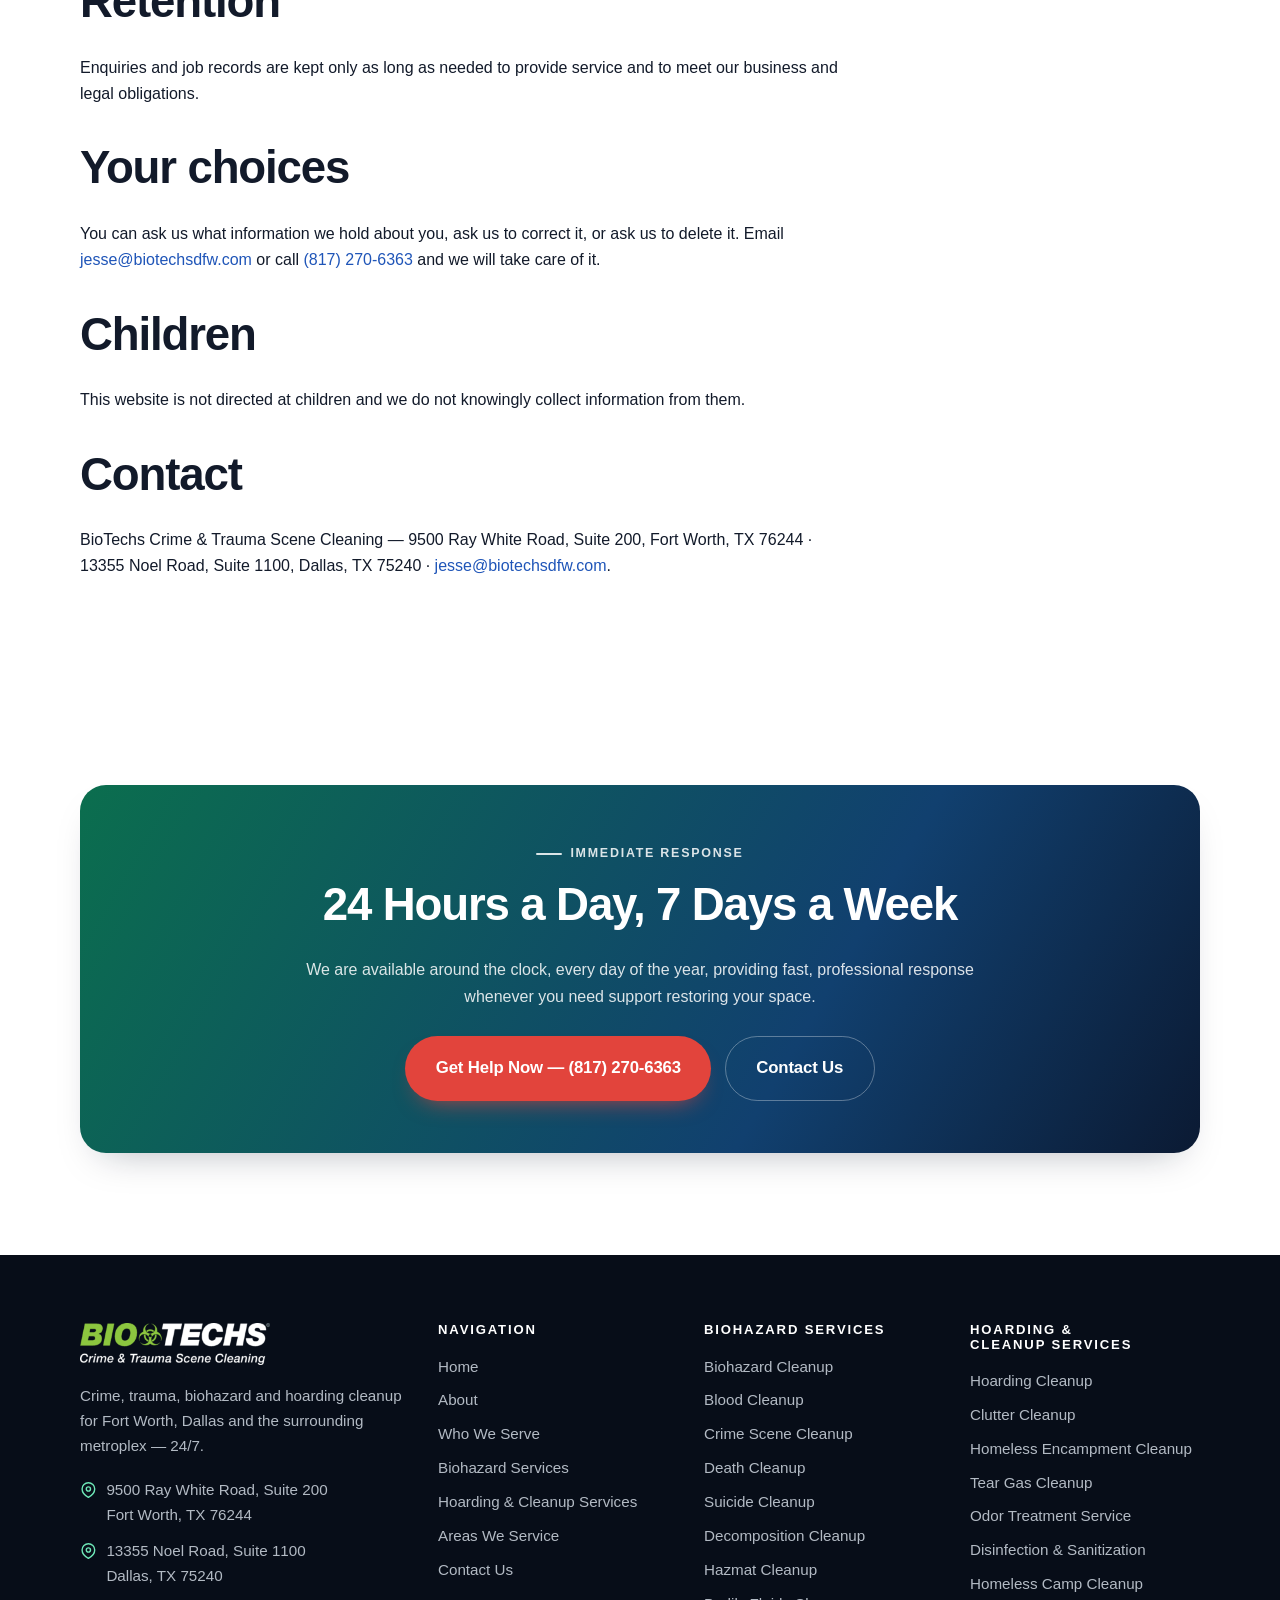
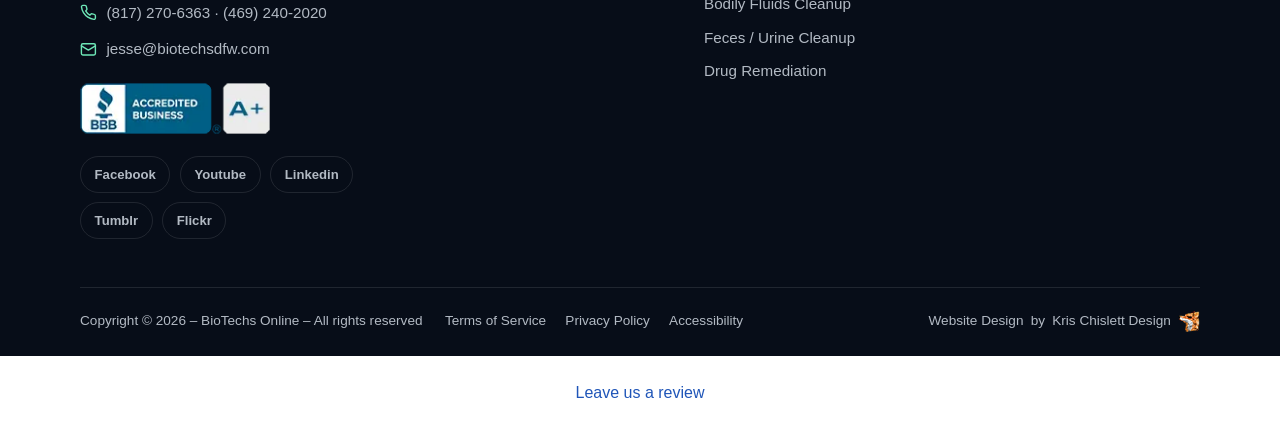
<file: privacy-policy/index.html>
<!DOCTYPE html>
<html lang="en">
<head>
<meta charset="utf-8">
<meta name="viewport" content="width=device-width, initial-scale=1">
<title>Privacy Policy | BioTechs Crime &amp; Trauma Scene Cleaning</title>
<meta name="description" content="Privacy Policy for BioTechs Crime & Trauma Scene Cleaning: what we collect through website forms, how we use it, and how to request access or deletion.">
<meta name="robots" content="index, follow">
<meta name="theme-color" content="#070d18">
<link rel="canonical" href="/privacy-policy/">
<meta property="og:type" content="website">
<meta property="og:site_name" content="BioTechs Crime &amp; Trauma Scene Cleaning">
<meta property="og:title" content="Privacy Policy | BioTechs Crime &amp; Trauma Scene Cleaning">
<meta property="og:description" content="Privacy Policy for BioTechs Crime & Trauma Scene Cleaning: what we collect through website forms, how we use it, and how to request access or deletion.">
<meta property="og:image" content="/images/source/00-biotechs-logo-1024x225-png.webp">
<meta name="twitter:card" content="summary_large_image">
<link rel="icon" href="/favicon.svg" type="image/svg+xml">
<link rel="apple-touch-icon" href="/favicon.svg">
<link rel="stylesheet" href="/assets/css/styles.css">
</head>
<body>
<a class="skip-link" href="#content">Skip to content</a>

<div class="topbar">
  <div class="wrap topbar__inner">
    <span class="topbar__item topbar__hide-sm">
      <a href="https://maps.app.goo.gl/574pvaTT7n1JZKF98" target="_blank" rel="noopener">9500 Ray White Road, Suite 200 Fort Worth, TX 76244</a>
    </span>
    <span class="topbar__item topbar__hide-sm">
      <a href="mailto:jesse@biotechsdfw.com">jesse@biotechsdfw.com</a>
    </span>
    <span class="topbar__item"><a href="tel:+18172706363">Fort Worth (817) 270-6363</a></span>
    <span class="topbar__item topbar__hide-sm"><a href="tel:+14692402020">Dallas (469) 240-2020</a></span>
    <span class="topbar__badge"><span class="pulse-dot" aria-hidden="true"></span> 24/7 Support</span>
  </div>
</div>

<header class="header">
  <div class="wrap header__inner">
    <a class="logo" href="/" aria-label="BioTechs Crime &amp; Trauma Scene Cleaning — home">
      <img src="/images/source/00-biotechs-logo-1024x225-png.webp"
           srcset="/images/source/01-biotechs-logo-300x66-png.webp 300w,
                   /images/source/02-biotechs-logo-768x169-png.webp 768w,
                   /images/source/00-biotechs-logo-1024x225-png.webp 1024w"
           sizes="205px"
           width="1024" height="225"
           alt="BioTechs Logo featuring stylized green and blue elements symbolizing biotechnology innovation and growth.">
    </a>

    <button class="nav-toggle" type="button" aria-expanded="false" aria-controls="primary-nav">
      <span class="nav-toggle__bars" aria-hidden="true"></span> Menu
    </button>

    <nav class="nav" id="primary-nav" aria-label="Primary">
      <ul class="nav__list">
        <li><a class="nav__link" href="/">Home</a></li>
        <li><a class="nav__link" href="/about/">About</a></li>
        <li><a class="nav__link" href="/biohazard-cleanup-services/">Biohazard Services</a></li>
        <li><a class="nav__link" href="/hoarding-cleanup/">Hoarding Cleanup</a></li>
        <li><a class="nav__link" href="/areas-served/">Service Area</a></li>
        <li><a class="nav__link" href="/contact-us/">Contact Us</a></li>
        <li class="nav__cta-mobile"><a class="btn btn--call btn--block" href="tel:+18172706363">Call (817) 270-6363</a></li>
      </ul>
    </nav>

    <a class="btn btn--call header__cta" href="tel:+18172706363">
      <svg viewBox="0 0 24 24" fill="none" stroke="currentColor" stroke-width="2" stroke-linecap="round" stroke-linejoin="round" aria-hidden="true"><path d="M22 16.92v3a2 2 0 0 1-2.18 2 19.79 19.79 0 0 1-8.63-3.07 19.5 19.5 0 0 1-6-6A19.79 19.79 0 0 1 2.12 4.18A2 2 0 0 1 4.11 2h3a2 2 0 0 1 2 1.72 12.84 12.84 0 0 0 .7 2.81 2 2 0 0 1-.45 2.11L8.09 9.91a16 16 0 0 0 6 6l1.27-1.27a2 2 0 0 1 2.11-.45 12.84 12.84 0 0 0 2.81.7A2 2 0 0 1 22 16.92z"/></svg>
      (817) 270-6363
    </a>
  </div>
</header>

<main id="content">

  <!-- =========================================================== page hero -->
  <section class="page-hero">
    <div class="wrap">
      <ul class="breadcrumb">
        <li><a href="/">Home</a></li>
        <li>Privacy Policy</li>
      </ul>
      <p class="eyebrow eyebrow--invert">Legal</p>
      <h1>Privacy Policy</h1>
      <p>How BioTechs Crime &amp; Trauma Scene Cleaning handles the information you share with us through this website.</p>
    </div>
  </section>
  <section class="section">
    <div class="wrap">
      <div class="prose reveal">
        <h2>What we collect</h2>
        <p>
          We collect only the information you choose to send us. When you submit a
          quote request or contact form, that includes your name, phone number, email
          address if you provide one, the location and service you are asking about,
          and whatever details you type into the message field. Our forms also record
          which page you submitted from so we can return you to it.
        </p>

        <h2>How we use it</h2>
        <p>
          Your information is used to respond to your request, schedule and perform
          work, and follow up about that work. Given the nature of our services, we
          treat every enquiry as confidential.
        </p>

        <h2>What we do not do</h2>
        <p>
          We do not sell your personal information. We do not share the details of your
          situation with anyone who is not involved in responding to it, except where
          we are required to by law.
        </p>

        <h2>Form processing</h2>
        <p>
          Form submissions on this website are delivered to us through a form-handling
          service that passes the message to our team. The data is used only to deliver
          your enquiry.
        </p>

        <h2>Cookies and analytics</h2>
        <p>
          This website does not set advertising cookies and does not run third-party
          tracking scripts. Pages you open from this site on third-party platforms
          (Google Maps, Facebook, YouTube, LinkedIn, Tumblr, Flickr) are governed by
          those platforms&rsquo; own privacy policies.
        </p>

        <h2>Retention</h2>
        <p>
          Enquiries and job records are kept only as long as needed to provide service
          and to meet our business and legal obligations.
        </p>

        <h2>Your choices</h2>
        <p>
          You can ask us what information we hold about you, ask us to correct it, or
          ask us to delete it. Email <a href="mailto:jesse@biotechsdfw.com">jesse@biotechsdfw.com</a>
          or call <a href="tel:+18172706363">(817) 270-6363</a> and we will take care of it.
        </p>

        <h2>Children</h2>
        <p>
          This website is not directed at children and we do not knowingly collect
          information from them.
        </p>

        <h2>Contact</h2>
        <p>
          BioTechs Crime &amp; Trauma Scene Cleaning &mdash; 9500 Ray White Road, Suite 200,
          Fort Worth, TX 76244 &middot; 13355 Noel Road, Suite 1100, Dallas, TX 75240 &middot;
          <a href="mailto:jesse@biotechsdfw.com">jesse@biotechsdfw.com</a>.
        </p>
      </div>
    </div>
  </section>

  <!-- ============================================================ cta band -->
  <section class="section">
    <div class="wrap">
      <div class="cta-band reveal">
        <p class="eyebrow eyebrow--invert" style="justify-content:center">Immediate response</p>
        <h2>24 Hours a Day, 7 Days a Week</h2>
        <p>
          We are available around the clock, every day of the year, providing fast,
          professional response whenever you need support restoring your space.
        </p>
        <div class="cta-band__actions">
          <a class="btn btn--call btn--lg" href="tel:+18172706363">Get Help Now &mdash; (817) 270-6363</a>
          <a class="btn btn--ghost btn--lg" href="/contact-us/">Contact Us</a>
        </div>
      </div>
    </div>
  </section>

</main>

<footer class="footer">
  <div class="wrap">
    <div class="footer__grid">
      <div class="footer__brand">
        <img src="/images/source/00-biotechs-logo-1024x225-png.webp"
             srcset="/images/source/01-biotechs-logo-300x66-png.webp 300w,
                     /images/source/02-biotechs-logo-768x169-png.webp 768w,
                     /images/source/00-biotechs-logo-1024x225-png.webp 1024w"
             sizes="190px" width="1024" height="225" loading="lazy"
             alt="BioTechs Logo featuring stylized green and blue elements symbolizing biotechnology innovation and growth.">
        <p>Crime, trauma, biohazard and hoarding cleanup for Fort Worth, Dallas and the surrounding metroplex — 24/7.</p>

        <ul class="footer__contact">
          <li>
            <svg viewBox="0 0 24 24" fill="none" stroke="currentColor" stroke-width="2" stroke-linecap="round" stroke-linejoin="round" aria-hidden="true"><path d="M21 10c0 7-9 12-9 12s-9-5-9-12a9 9 0 0 1 18 0z"/><circle cx="12" cy="10" r="3"/></svg>
            <a href="https://maps.app.goo.gl/574pvaTT7n1JZKF98" target="_blank" rel="noopener">9500 Ray White Road, Suite 200<br>Fort Worth, TX 76244</a>
          </li>
          <li>
            <svg viewBox="0 0 24 24" fill="none" stroke="currentColor" stroke-width="2" stroke-linecap="round" stroke-linejoin="round" aria-hidden="true"><path d="M21 10c0 7-9 12-9 12s-9-5-9-12a9 9 0 0 1 18 0z"/><circle cx="12" cy="10" r="3"/></svg>
            <a href="https://maps.app.goo.gl/K51b7zrCyugf8hHr6" target="_blank" rel="noopener">13355 Noel Road, Suite 1100<br>Dallas, TX 75240</a>
          </li>
          <li>
            <svg viewBox="0 0 24 24" fill="none" stroke="currentColor" stroke-width="2" stroke-linecap="round" stroke-linejoin="round" aria-hidden="true"><path d="M22 16.92v3a2 2 0 0 1-2.18 2 19.79 19.79 0 0 1-8.63-3.07 19.5 19.5 0 0 1-6-6A19.79 19.79 0 0 1 2.12 4.18A2 2 0 0 1 4.11 2h3a2 2 0 0 1 2 1.72 12.84 12.84 0 0 0 .7 2.81 2 2 0 0 1-.45 2.11L8.09 9.91a16 16 0 0 0 6 6l1.27-1.27a2 2 0 0 1 2.11-.45 12.84 12.84 0 0 0 2.81.7A2 2 0 0 1 22 16.92z"/></svg>
            <span><a href="tel:+18172706363">(817) 270-6363</a> · <a href="tel:+14692402020">(469) 240-2020</a></span>
          </li>
          <li>
            <svg viewBox="0 0 24 24" fill="none" stroke="currentColor" stroke-width="2" stroke-linecap="round" stroke-linejoin="round" aria-hidden="true"><rect x="2" y="4" width="20" height="16" rx="2"/><path d="m2 7 10 6 10-6"/></svg>
            <a href="mailto:jesse@biotechsdfw.com">jesse@biotechsdfw.com</a>
          </li>
        </ul>

        <img class="footer__bbb" src="/images/source/05-bbb-accredit-business-badge.webp"
             width="300" height="113" loading="lazy"
             alt="BBB Accredited Business badge with blue and white colors, symbolizing trust and credibility for businesses.">

        <ul class="social">
          <li><a href="https://www.facebook.com/biotechsdfw" target="_blank" rel="noopener">Facebook</a></li>
          <li><a href="https://www.youtube.com/channel/UCbZPOLAiQCIJ4dVJfCCXYgQ" target="_blank" rel="noopener">Youtube</a></li>
          <li><a href="https://www.linkedin.com/company/biotechsdfwcrime/" target="_blank" rel="noopener">Linkedin</a></li>
          <li><a href="https://www.tumblr.com/crime-scene-cleanup-dallas" target="_blank" rel="noopener">Tumblr</a></li>
          <li><a href="https://www.flickr.com/people/190534095@N06/" target="_blank" rel="noopener">Flickr</a></li>
        </ul>
      </div>

      <div>
        <h2>Navigation</h2>
        <ul class="footer__list">
          <li><a href="/">Home</a></li>
          <li><a href="/about/">About</a></li>
          <li><a href="/about/#who-we-serve">Who We Serve</a></li>
          <li><a href="/biohazard-cleanup-services/">Biohazard Services</a></li>
          <li><a href="/hoarding-cleanup/">Hoarding &amp; Cleanup Services</a></li>
          <li><a href="/areas-served/">Areas We Service</a></li>
          <li><a href="/contact-us/">Contact Us</a></li>
        </ul>
      </div>

      <div>
        <h3>Biohazard Services</h3>
        <ul class="footer__list">
          <li><a href="/biohazard-cleanup-services/#biohazard-cleanup">Biohazard Cleanup</a></li>
          <li><a href="/biohazard-cleanup-services/#blood-cleanup">Blood Cleanup</a></li>
          <li><a href="/biohazard-cleanup-services/#crime-scene-cleanup">Crime Scene Cleanup</a></li>
          <li><a href="/biohazard-cleanup-services/#death-cleanup">Death Cleanup</a></li>
          <li><a href="/biohazard-cleanup-services/#suicide-cleanup">Suicide Cleanup</a></li>
          <li><a href="/biohazard-cleanup-services/#decomposition-cleanup">Decomposition Cleanup</a></li>
          <li><a href="/biohazard-cleanup-services/#hazmat-cleanup">Hazmat Cleanup</a></li>
          <li><a href="/biohazard-cleanup-services/#bodily-fluids-cleanup">Bodily Fluids Cleanup</a></li>
          <li><a href="/biohazard-cleanup-services/#feces-urine-cleanup">Feces / Urine Cleanup</a></li>
          <li><a href="/biohazard-cleanup-services/#drug-remediation">Drug Remediation</a></li>
        </ul>
      </div>

      <div>
        <h3>Hoarding &amp; Cleanup Services</h3>
        <ul class="footer__list">
          <li><a href="/hoarding-cleanup/#hoarding-cleanup">Hoarding Cleanup</a></li>
          <li><a href="/hoarding-cleanup/#clutter-cleanup">Clutter Cleanup</a></li>
          <li><a href="/hoarding-cleanup/#homeless-encampment-cleanup">Homeless Encampment Cleanup</a></li>
          <li><a href="/hoarding-cleanup/#tear-gas-cleanup">Tear Gas Cleanup</a></li>
          <li><a href="/hoarding-cleanup/#odor-treatment-service">Odor Treatment Service</a></li>
          <li><a href="/hoarding-cleanup/#disinfection-sanitization">Disinfection &amp; Sanitization</a></li>
          <li><a href="/hoarding-cleanup/#homeless-camp-cleanup">Homeless Camp Cleanup</a></li>
        </ul>
      </div>
    </div>

    <div class="footer__bottom">
      <span>Copyright © <span id="year">2026</span> – BioTechs Online – All rights reserved</span>
      <ul class="footer__legal">
        <li><a href="/terms-of-service/">Terms of Service</a></li>
        <li><a href="/privacy-policy/">Privacy Policy</a></li>
        <li><a href="/accessibility-statement/">Accessibility</a></li>
      </ul>
      <span class="footer__credit">
        <a href="https://www.krischislett.com/" target="_blank" rel="noopener">Website Design</a> by
        <a href="https://www.krischislett.com/" target="_blank" rel="noopener">Kris Chislett Design</a>
        <img src="/images/source/06-fox-color.png" width="22" height="22" loading="lazy" alt="Kris Chislett Design logo">
      </span>
    </div>
  </div>
</footer>

<div class="callbar">
  <a class="btn btn--call" href="tel:+18172706363">Call 24/7</a>
  <a class="btn" href="/contact-us/#quote">Get a Quote</a>
</div>

<script src="/assets/js/main.js" defer></script>
<p data-lv-review="1" style="text-align:center;margin:24px 0"><a href="/review">Leave us a review</a></p>
<script defer src="https://static.cloudflareinsights.com/beacon.min.js" data-cf-beacon='{"token": "0a932598fc5b4cc9baf156d875620bd1"}'></script>
<script defer data-lv-track src="https://vision.leadrai.com/api/forms/27e10beb5635736ba86fe5668b1bdff4/t.js"></script>
</body>
</html>
</file>
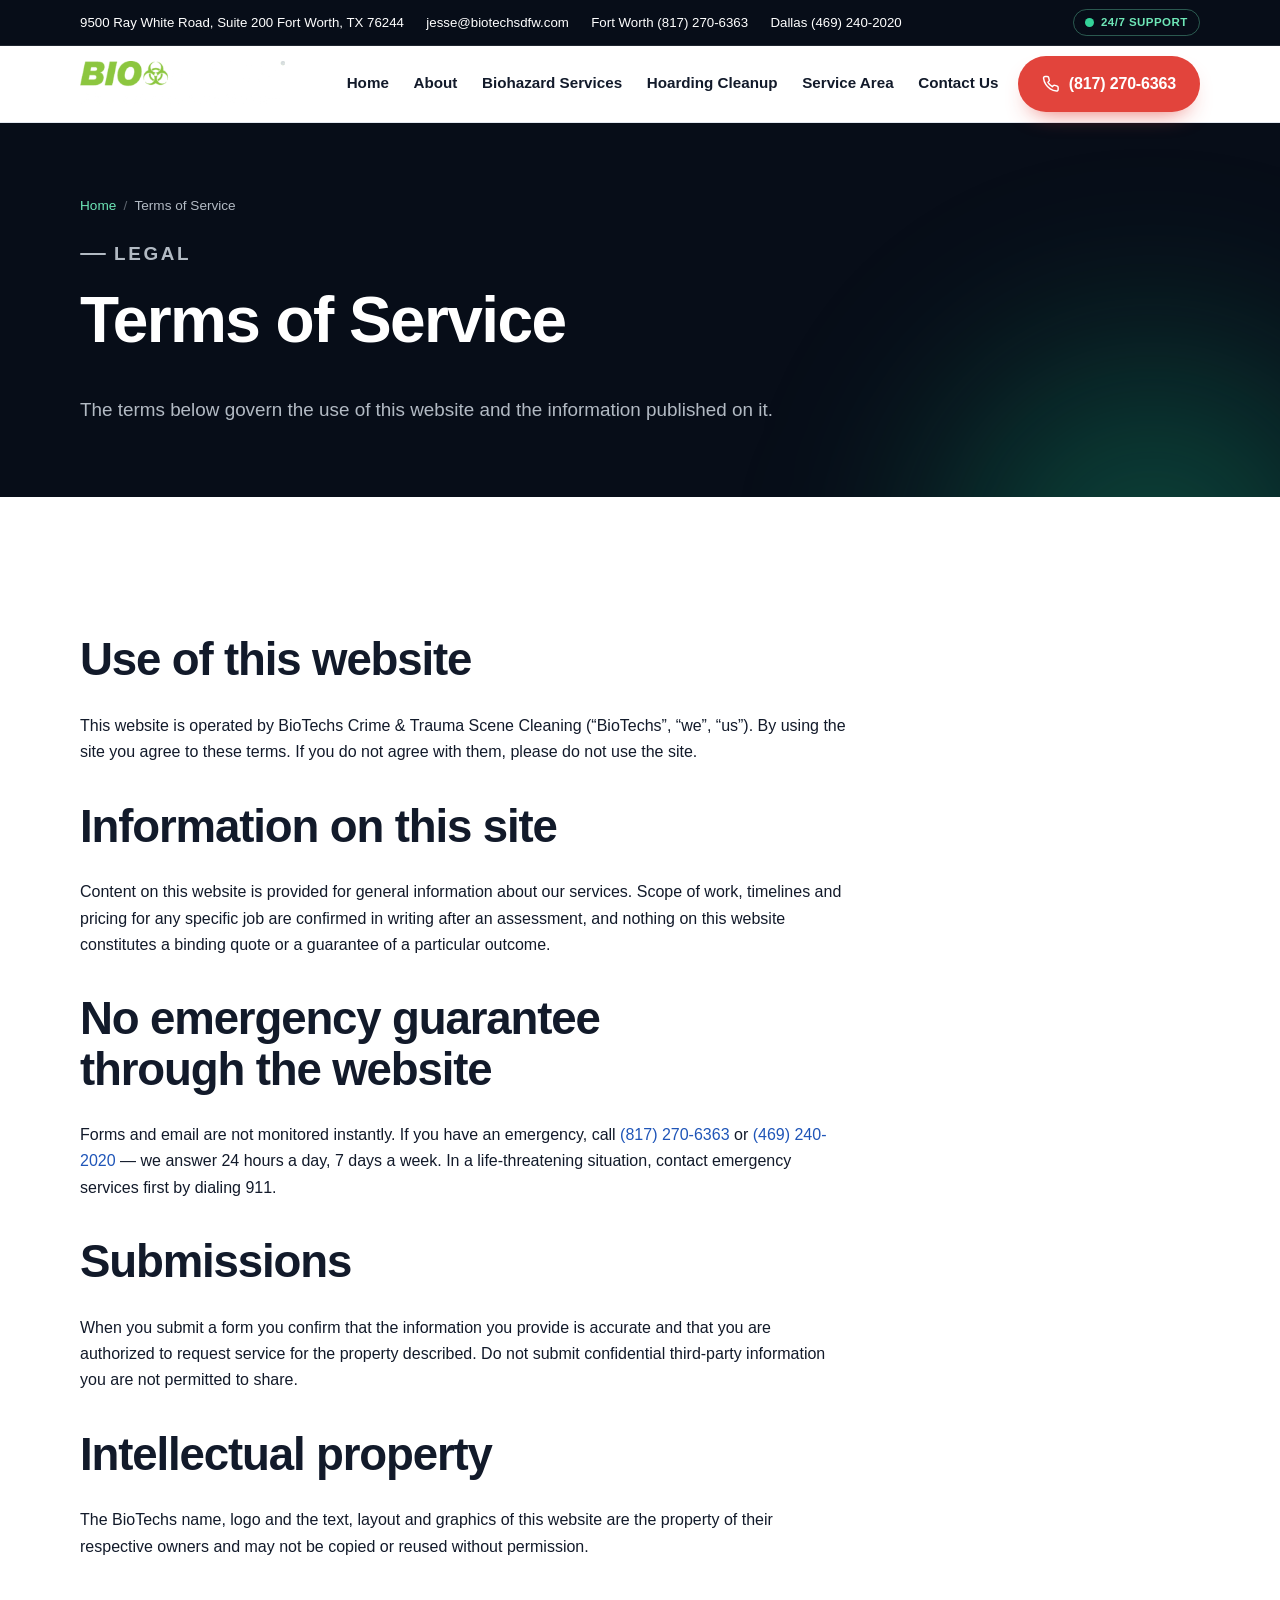
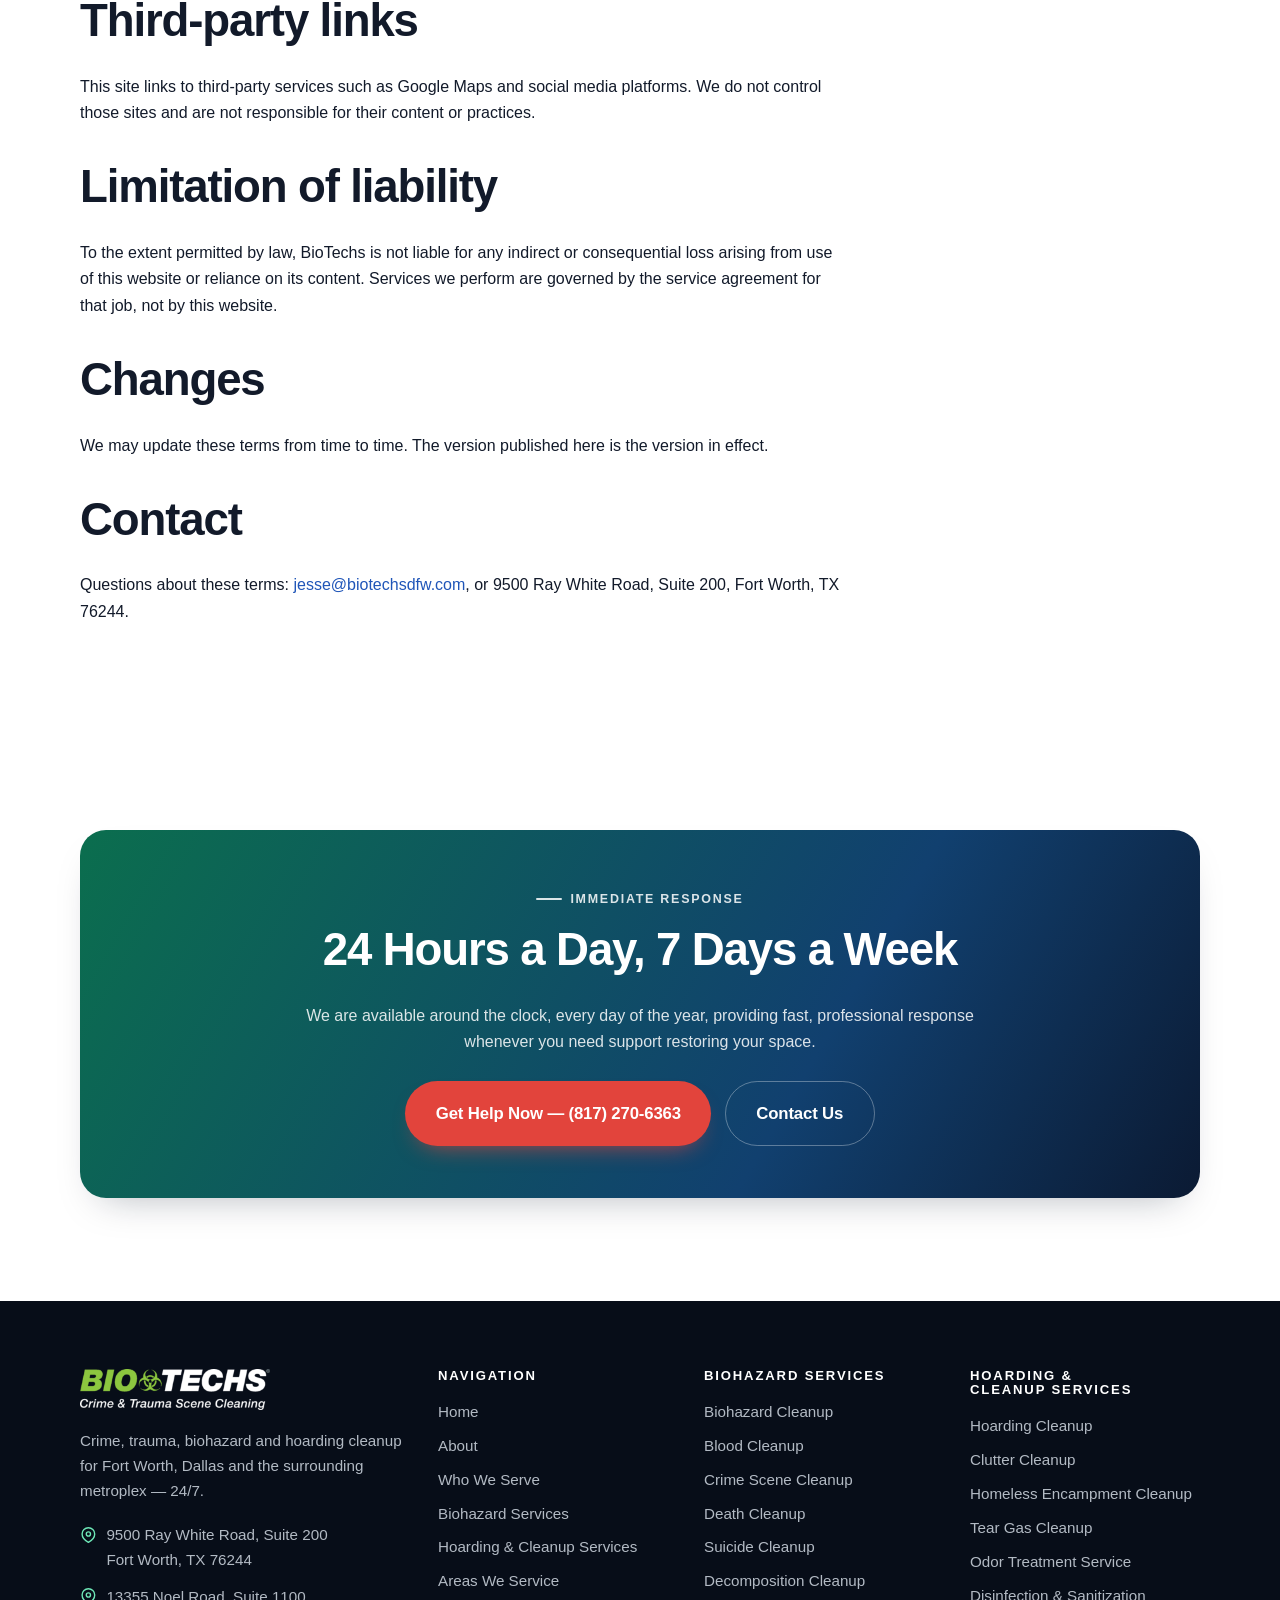
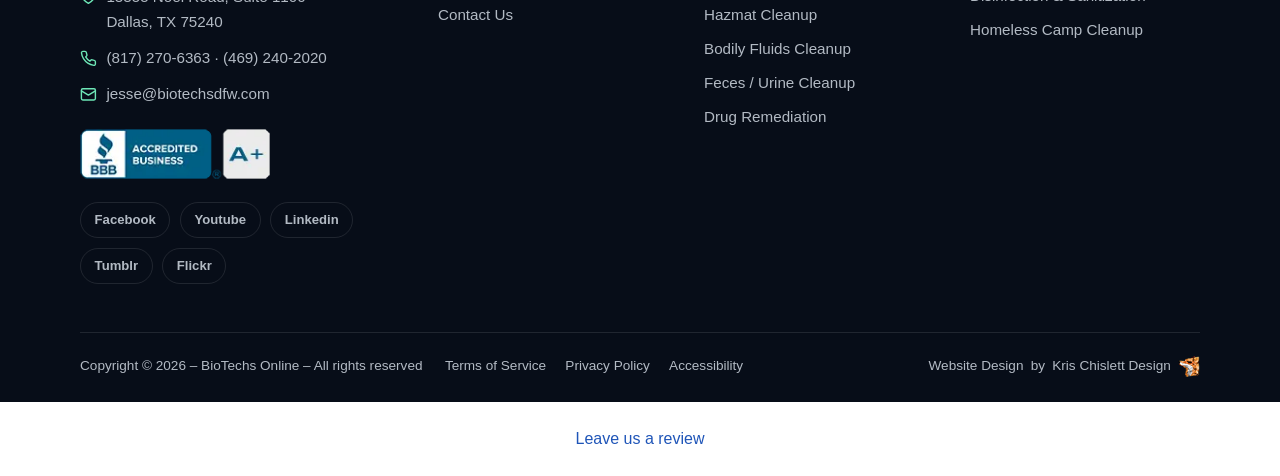
<file: terms-of-service/index.html>
<!DOCTYPE html>
<html lang="en">
<head>
<meta charset="utf-8">
<meta name="viewport" content="width=device-width, initial-scale=1">
<title>Terms of Service | BioTechs Crime &amp; Trauma Scene Cleaning</title>
<meta name="description" content="Terms of Service for the BioTechs Crime & Trauma Scene Cleaning website, including use of the site, form submissions and limitation of liability.">
<meta name="robots" content="index, follow">
<meta name="theme-color" content="#070d18">
<link rel="canonical" href="/terms-of-service/">
<meta property="og:type" content="website">
<meta property="og:site_name" content="BioTechs Crime &amp; Trauma Scene Cleaning">
<meta property="og:title" content="Terms of Service | BioTechs Crime &amp; Trauma Scene Cleaning">
<meta property="og:description" content="Terms of Service for the BioTechs Crime & Trauma Scene Cleaning website, including use of the site, form submissions and limitation of liability.">
<meta property="og:image" content="/images/source/00-biotechs-logo-1024x225-png.webp">
<meta name="twitter:card" content="summary_large_image">
<link rel="icon" href="/favicon.svg" type="image/svg+xml">
<link rel="apple-touch-icon" href="/favicon.svg">
<link rel="stylesheet" href="/assets/css/styles.css">
</head>
<body>
<a class="skip-link" href="#content">Skip to content</a>

<div class="topbar">
  <div class="wrap topbar__inner">
    <span class="topbar__item topbar__hide-sm">
      <a href="https://maps.app.goo.gl/574pvaTT7n1JZKF98" target="_blank" rel="noopener">9500 Ray White Road, Suite 200 Fort Worth, TX 76244</a>
    </span>
    <span class="topbar__item topbar__hide-sm">
      <a href="mailto:jesse@biotechsdfw.com">jesse@biotechsdfw.com</a>
    </span>
    <span class="topbar__item"><a href="tel:+18172706363">Fort Worth (817) 270-6363</a></span>
    <span class="topbar__item topbar__hide-sm"><a href="tel:+14692402020">Dallas (469) 240-2020</a></span>
    <span class="topbar__badge"><span class="pulse-dot" aria-hidden="true"></span> 24/7 Support</span>
  </div>
</div>

<header class="header">
  <div class="wrap header__inner">
    <a class="logo" href="/" aria-label="BioTechs Crime &amp; Trauma Scene Cleaning — home">
      <img src="/images/source/00-biotechs-logo-1024x225-png.webp"
           srcset="/images/source/01-biotechs-logo-300x66-png.webp 300w,
                   /images/source/02-biotechs-logo-768x169-png.webp 768w,
                   /images/source/00-biotechs-logo-1024x225-png.webp 1024w"
           sizes="205px"
           width="1024" height="225"
           alt="BioTechs Logo featuring stylized green and blue elements symbolizing biotechnology innovation and growth.">
    </a>

    <button class="nav-toggle" type="button" aria-expanded="false" aria-controls="primary-nav">
      <span class="nav-toggle__bars" aria-hidden="true"></span> Menu
    </button>

    <nav class="nav" id="primary-nav" aria-label="Primary">
      <ul class="nav__list">
        <li><a class="nav__link" href="/">Home</a></li>
        <li><a class="nav__link" href="/about/">About</a></li>
        <li><a class="nav__link" href="/biohazard-cleanup-services/">Biohazard Services</a></li>
        <li><a class="nav__link" href="/hoarding-cleanup/">Hoarding Cleanup</a></li>
        <li><a class="nav__link" href="/areas-served/">Service Area</a></li>
        <li><a class="nav__link" href="/contact-us/">Contact Us</a></li>
        <li class="nav__cta-mobile"><a class="btn btn--call btn--block" href="tel:+18172706363">Call (817) 270-6363</a></li>
      </ul>
    </nav>

    <a class="btn btn--call header__cta" href="tel:+18172706363">
      <svg viewBox="0 0 24 24" fill="none" stroke="currentColor" stroke-width="2" stroke-linecap="round" stroke-linejoin="round" aria-hidden="true"><path d="M22 16.92v3a2 2 0 0 1-2.18 2 19.79 19.79 0 0 1-8.63-3.07 19.5 19.5 0 0 1-6-6A19.79 19.79 0 0 1 2.12 4.18A2 2 0 0 1 4.11 2h3a2 2 0 0 1 2 1.72 12.84 12.84 0 0 0 .7 2.81 2 2 0 0 1-.45 2.11L8.09 9.91a16 16 0 0 0 6 6l1.27-1.27a2 2 0 0 1 2.11-.45 12.84 12.84 0 0 0 2.81.7A2 2 0 0 1 22 16.92z"/></svg>
      (817) 270-6363
    </a>
  </div>
</header>

<main id="content">

  <!-- =========================================================== page hero -->
  <section class="page-hero">
    <div class="wrap">
      <ul class="breadcrumb">
        <li><a href="/">Home</a></li>
        <li>Terms of Service</li>
      </ul>
      <p class="eyebrow eyebrow--invert">Legal</p>
      <h1>Terms of Service</h1>
      <p>The terms below govern the use of this website and the information published on it.</p>
    </div>
  </section>
  <section class="section">
    <div class="wrap">
      <div class="prose reveal">
        <h2>Use of this website</h2>
        <p>
          This website is operated by BioTechs Crime &amp; Trauma Scene Cleaning
          (&ldquo;BioTechs&rdquo;, &ldquo;we&rdquo;, &ldquo;us&rdquo;). By using the site you agree to these terms. If you do
          not agree with them, please do not use the site.
        </p>

        <h2>Information on this site</h2>
        <p>
          Content on this website is provided for general information about our
          services. Scope of work, timelines and pricing for any specific job are
          confirmed in writing after an assessment, and nothing on this website
          constitutes a binding quote or a guarantee of a particular outcome.
        </p>

        <h2>No emergency guarantee through the website</h2>
        <p>
          Forms and email are not monitored instantly. If you have an emergency,
          call <a href="tel:+18172706363">(817) 270-6363</a> or
          <a href="tel:+14692402020">(469) 240-2020</a> &mdash; we answer 24 hours a day,
          7 days a week. In a life-threatening situation, contact emergency services
          first by dialing 911.
        </p>

        <h2>Submissions</h2>
        <p>
          When you submit a form you confirm that the information you provide is
          accurate and that you are authorized to request service for the property
          described. Do not submit confidential third-party information you are not
          permitted to share.
        </p>

        <h2>Intellectual property</h2>
        <p>
          The BioTechs name, logo and the text, layout and graphics of this website are
          the property of their respective owners and may not be copied or reused
          without permission.
        </p>

        <h2>Third-party links</h2>
        <p>
          This site links to third-party services such as Google Maps and social media
          platforms. We do not control those sites and are not responsible for their
          content or practices.
        </p>

        <h2>Limitation of liability</h2>
        <p>
          To the extent permitted by law, BioTechs is not liable for any indirect or
          consequential loss arising from use of this website or reliance on its
          content. Services we perform are governed by the service agreement for that
          job, not by this website.
        </p>

        <h2>Changes</h2>
        <p>
          We may update these terms from time to time. The version published here is
          the version in effect.
        </p>

        <h2>Contact</h2>
        <p>
          Questions about these terms: <a href="mailto:jesse@biotechsdfw.com">jesse@biotechsdfw.com</a>,
          or 9500 Ray White Road, Suite 200, Fort Worth, TX 76244.
        </p>
      </div>
    </div>
  </section>

  <!-- ============================================================ cta band -->
  <section class="section">
    <div class="wrap">
      <div class="cta-band reveal">
        <p class="eyebrow eyebrow--invert" style="justify-content:center">Immediate response</p>
        <h2>24 Hours a Day, 7 Days a Week</h2>
        <p>
          We are available around the clock, every day of the year, providing fast,
          professional response whenever you need support restoring your space.
        </p>
        <div class="cta-band__actions">
          <a class="btn btn--call btn--lg" href="tel:+18172706363">Get Help Now &mdash; (817) 270-6363</a>
          <a class="btn btn--ghost btn--lg" href="/contact-us/">Contact Us</a>
        </div>
      </div>
    </div>
  </section>

</main>

<footer class="footer">
  <div class="wrap">
    <div class="footer__grid">
      <div class="footer__brand">
        <img src="/images/source/00-biotechs-logo-1024x225-png.webp"
             srcset="/images/source/01-biotechs-logo-300x66-png.webp 300w,
                     /images/source/02-biotechs-logo-768x169-png.webp 768w,
                     /images/source/00-biotechs-logo-1024x225-png.webp 1024w"
             sizes="190px" width="1024" height="225" loading="lazy"
             alt="BioTechs Logo featuring stylized green and blue elements symbolizing biotechnology innovation and growth.">
        <p>Crime, trauma, biohazard and hoarding cleanup for Fort Worth, Dallas and the surrounding metroplex — 24/7.</p>

        <ul class="footer__contact">
          <li>
            <svg viewBox="0 0 24 24" fill="none" stroke="currentColor" stroke-width="2" stroke-linecap="round" stroke-linejoin="round" aria-hidden="true"><path d="M21 10c0 7-9 12-9 12s-9-5-9-12a9 9 0 0 1 18 0z"/><circle cx="12" cy="10" r="3"/></svg>
            <a href="https://maps.app.goo.gl/574pvaTT7n1JZKF98" target="_blank" rel="noopener">9500 Ray White Road, Suite 200<br>Fort Worth, TX 76244</a>
          </li>
          <li>
            <svg viewBox="0 0 24 24" fill="none" stroke="currentColor" stroke-width="2" stroke-linecap="round" stroke-linejoin="round" aria-hidden="true"><path d="M21 10c0 7-9 12-9 12s-9-5-9-12a9 9 0 0 1 18 0z"/><circle cx="12" cy="10" r="3"/></svg>
            <a href="https://maps.app.goo.gl/K51b7zrCyugf8hHr6" target="_blank" rel="noopener">13355 Noel Road, Suite 1100<br>Dallas, TX 75240</a>
          </li>
          <li>
            <svg viewBox="0 0 24 24" fill="none" stroke="currentColor" stroke-width="2" stroke-linecap="round" stroke-linejoin="round" aria-hidden="true"><path d="M22 16.92v3a2 2 0 0 1-2.18 2 19.79 19.79 0 0 1-8.63-3.07 19.5 19.5 0 0 1-6-6A19.79 19.79 0 0 1 2.12 4.18A2 2 0 0 1 4.11 2h3a2 2 0 0 1 2 1.72 12.84 12.84 0 0 0 .7 2.81 2 2 0 0 1-.45 2.11L8.09 9.91a16 16 0 0 0 6 6l1.27-1.27a2 2 0 0 1 2.11-.45 12.84 12.84 0 0 0 2.81.7A2 2 0 0 1 22 16.92z"/></svg>
            <span><a href="tel:+18172706363">(817) 270-6363</a> · <a href="tel:+14692402020">(469) 240-2020</a></span>
          </li>
          <li>
            <svg viewBox="0 0 24 24" fill="none" stroke="currentColor" stroke-width="2" stroke-linecap="round" stroke-linejoin="round" aria-hidden="true"><rect x="2" y="4" width="20" height="16" rx="2"/><path d="m2 7 10 6 10-6"/></svg>
            <a href="mailto:jesse@biotechsdfw.com">jesse@biotechsdfw.com</a>
          </li>
        </ul>

        <img class="footer__bbb" src="/images/source/05-bbb-accredit-business-badge.webp"
             width="300" height="113" loading="lazy"
             alt="BBB Accredited Business badge with blue and white colors, symbolizing trust and credibility for businesses.">

        <ul class="social">
          <li><a href="https://www.facebook.com/biotechsdfw" target="_blank" rel="noopener">Facebook</a></li>
          <li><a href="https://www.youtube.com/channel/UCbZPOLAiQCIJ4dVJfCCXYgQ" target="_blank" rel="noopener">Youtube</a></li>
          <li><a href="https://www.linkedin.com/company/biotechsdfwcrime/" target="_blank" rel="noopener">Linkedin</a></li>
          <li><a href="https://www.tumblr.com/crime-scene-cleanup-dallas" target="_blank" rel="noopener">Tumblr</a></li>
          <li><a href="https://www.flickr.com/people/190534095@N06/" target="_blank" rel="noopener">Flickr</a></li>
        </ul>
      </div>

      <div>
        <h2>Navigation</h2>
        <ul class="footer__list">
          <li><a href="/">Home</a></li>
          <li><a href="/about/">About</a></li>
          <li><a href="/about/#who-we-serve">Who We Serve</a></li>
          <li><a href="/biohazard-cleanup-services/">Biohazard Services</a></li>
          <li><a href="/hoarding-cleanup/">Hoarding &amp; Cleanup Services</a></li>
          <li><a href="/areas-served/">Areas We Service</a></li>
          <li><a href="/contact-us/">Contact Us</a></li>
        </ul>
      </div>

      <div>
        <h3>Biohazard Services</h3>
        <ul class="footer__list">
          <li><a href="/biohazard-cleanup-services/#biohazard-cleanup">Biohazard Cleanup</a></li>
          <li><a href="/biohazard-cleanup-services/#blood-cleanup">Blood Cleanup</a></li>
          <li><a href="/biohazard-cleanup-services/#crime-scene-cleanup">Crime Scene Cleanup</a></li>
          <li><a href="/biohazard-cleanup-services/#death-cleanup">Death Cleanup</a></li>
          <li><a href="/biohazard-cleanup-services/#suicide-cleanup">Suicide Cleanup</a></li>
          <li><a href="/biohazard-cleanup-services/#decomposition-cleanup">Decomposition Cleanup</a></li>
          <li><a href="/biohazard-cleanup-services/#hazmat-cleanup">Hazmat Cleanup</a></li>
          <li><a href="/biohazard-cleanup-services/#bodily-fluids-cleanup">Bodily Fluids Cleanup</a></li>
          <li><a href="/biohazard-cleanup-services/#feces-urine-cleanup">Feces / Urine Cleanup</a></li>
          <li><a href="/biohazard-cleanup-services/#drug-remediation">Drug Remediation</a></li>
        </ul>
      </div>

      <div>
        <h3>Hoarding &amp; Cleanup Services</h3>
        <ul class="footer__list">
          <li><a href="/hoarding-cleanup/#hoarding-cleanup">Hoarding Cleanup</a></li>
          <li><a href="/hoarding-cleanup/#clutter-cleanup">Clutter Cleanup</a></li>
          <li><a href="/hoarding-cleanup/#homeless-encampment-cleanup">Homeless Encampment Cleanup</a></li>
          <li><a href="/hoarding-cleanup/#tear-gas-cleanup">Tear Gas Cleanup</a></li>
          <li><a href="/hoarding-cleanup/#odor-treatment-service">Odor Treatment Service</a></li>
          <li><a href="/hoarding-cleanup/#disinfection-sanitization">Disinfection &amp; Sanitization</a></li>
          <li><a href="/hoarding-cleanup/#homeless-camp-cleanup">Homeless Camp Cleanup</a></li>
        </ul>
      </div>
    </div>

    <div class="footer__bottom">
      <span>Copyright © <span id="year">2026</span> – BioTechs Online – All rights reserved</span>
      <ul class="footer__legal">
        <li><a href="/terms-of-service/">Terms of Service</a></li>
        <li><a href="/privacy-policy/">Privacy Policy</a></li>
        <li><a href="/accessibility-statement/">Accessibility</a></li>
      </ul>
      <span class="footer__credit">
        <a href="https://www.krischislett.com/" target="_blank" rel="noopener">Website Design</a> by
        <a href="https://www.krischislett.com/" target="_blank" rel="noopener">Kris Chislett Design</a>
        <img src="/images/source/06-fox-color.png" width="22" height="22" loading="lazy" alt="Kris Chislett Design logo">
      </span>
    </div>
  </div>
</footer>

<div class="callbar">
  <a class="btn btn--call" href="tel:+18172706363">Call 24/7</a>
  <a class="btn" href="/contact-us/#quote">Get a Quote</a>
</div>

<script src="/assets/js/main.js" defer></script>
<p data-lv-review="1" style="text-align:center;margin:24px 0"><a href="/review">Leave us a review</a></p>
<script defer src="https://static.cloudflareinsights.com/beacon.min.js" data-cf-beacon='{"token": "0a932598fc5b4cc9baf156d875620bd1"}'></script>
<script defer data-lv-track src="https://vision.leadrai.com/api/forms/27e10beb5635736ba86fe5668b1bdff4/t.js"></script>
</body>
</html>
</file>
<file: assets/css/styles.css>
/* ==========================================================================
   BioTechs Crime & Trauma Scene Cleaning — design system
   Vanilla CSS, mobile-first, no external dependencies.
   ========================================================================== */

:root {
  --ink: #070d18;
  --ink-2: #0d1526;
  --ink-3: #131f36;
  --line: rgba(255, 255, 255, 0.1);
  --line-solid: #e3e8f0;

  --paper: #ffffff;
  --paper-2: #f5f7fb;
  --paper-3: #eef2f8;

  --text: #121a2a;
  --text-soft: #4d5a71;
  --text-invert: #ffffff;
  --text-invert-soft: rgba(233, 240, 250, 0.76);

  --green: #16b57f;
  --green-dark: #0e8f64;
  --green-soft: rgba(22, 181, 127, 0.12);
  --blue: #2f73e8;
  --blue-dark: #1f55b8;
  --urgent: #e2443c;

  --radius-s: 10px;
  --radius: 16px;
  --radius-l: 26px;

  --shadow-s: 0 2px 10px rgba(10, 20, 40, 0.07);
  --shadow: 0 18px 40px -22px rgba(10, 20, 40, 0.35);
  --shadow-l: 0 40px 80px -40px rgba(7, 13, 24, 0.55);

  --wrap: 1200px;
  --gutter: clamp(1.15rem, 4vw, 2.5rem);

  --sans: "Inter", -apple-system, BlinkMacSystemFont, "Segoe UI", Roboto,
    "Helvetica Neue", Arial, sans-serif;

  --header-h: 68px;
}

/* --------------------------------------------------------------------- base */

*,
*::before,
*::after { box-sizing: border-box; }

html {
  -webkit-text-size-adjust: 100%;
  scroll-behavior: smooth;
  scroll-padding-top: calc(var(--header-h) + 16px);
}

body {
  margin: 0;
  font-family: var(--sans);
  font-size: 1rem;
  line-height: 1.65;
  color: var(--text);
  background: var(--paper);
  -webkit-font-smoothing: antialiased;
  overflow-x: hidden;
}

img, svg, picture { max-width: 100%; display: block; height: auto; }

a { color: var(--blue-dark); text-decoration: none; }
a:hover { text-decoration: underline; }

h1, h2, h3, h4 {
  margin: 0 0 .6em;
  line-height: 1.1;
  letter-spacing: -0.025em;
  font-weight: 800;
  text-wrap: balance;
}

h1 { font-size: clamp(2.2rem, 6.2vw, 4rem); }
h2 { font-size: clamp(1.75rem, 4.2vw, 2.85rem); }
h3 { font-size: clamp(1.15rem, 2.1vw, 1.4rem); }

p { margin: 0 0 1.1em; }
p:last-child { margin-bottom: 0; }

ul, ol { margin: 0 0 1.1em; padding-left: 1.2em; }

:focus-visible {
  outline: 3px solid var(--green);
  outline-offset: 3px;
  border-radius: 4px;
}

.skip-link {
  position: absolute;
  left: 50%;
  top: 0;
  transform: translate(-50%, -140%);
  z-index: 300;
  background: var(--ink);
  color: #fff;
  padding: .75rem 1.25rem;
  border-radius: 0 0 var(--radius-s) var(--radius-s);
  font-weight: 700;
  transition: transform .2s ease;
}
.skip-link:focus { transform: translate(-50%, 0); text-decoration: none; }

.wrap {
  width: 100%;
  max-width: var(--wrap);
  margin-inline: auto;
  padding-inline: var(--gutter);
}

.visually-hidden {
  position: absolute !important;
  width: 1px; height: 1px;
  margin: -1px; padding: 0;
  overflow: hidden;
  clip: rect(0 0 0 0);
  white-space: nowrap;
  border: 0;
}

/* --------------------------------------------------------------- components */

.btn {
  --btn-bg: var(--green);
  --btn-fg: #fff;
  display: inline-flex;
  align-items: center;
  justify-content: center;
  gap: .55rem;
  padding: .95rem 1.5rem;
  border: 0;
  border-radius: 999px;
  background: var(--btn-bg);
  color: var(--btn-fg);
  font: inherit;
  font-weight: 700;
  font-size: 1rem;
  letter-spacing: -0.01em;
  text-align: center;
  cursor: pointer;
  transition: transform .18s ease, box-shadow .18s ease, background-color .18s ease;
  box-shadow: 0 12px 24px -14px rgba(22, 181, 127, .85);
}
.btn:hover {
  text-decoration: none;
  transform: translateY(-2px);
  background: var(--green-dark);
}
.btn:active { transform: translateY(0); }

.btn--call {
  --btn-bg: var(--urgent);
  box-shadow: 0 12px 24px -14px rgba(226, 68, 60, .9);
}
.btn--call:hover { background: #c6322b; }

.btn--ghost {
  --btn-bg: transparent;
  --btn-fg: var(--text-invert);
  border: 1.5px solid rgba(255, 255, 255, .32);
  box-shadow: none;
}
.btn--ghost:hover { background: rgba(255, 255, 255, .1); }

.btn--ghost-dark {
  --btn-bg: transparent;
  --btn-fg: var(--text);
  border: 1.5px solid var(--line-solid);
  box-shadow: none;
}
.btn--ghost-dark:hover { background: var(--paper-2); }

.btn--block { width: 100%; }
.btn--lg { padding: 1.1rem 1.9rem; font-size: 1.05rem; }

.btn svg { width: 1.1em; height: 1.1em; flex: none; }

.eyebrow {
  display: inline-flex;
  align-items: center;
  gap: .5rem;
  margin: 0 0 1rem;
  font-size: .78rem;
  font-weight: 800;
  letter-spacing: .14em;
  text-transform: uppercase;
  color: var(--green-dark);
}
.eyebrow--invert { color: #6ee7b7; }
.eyebrow::before {
  content: "";
  width: 26px;
  height: 2px;
  background: currentColor;
  border-radius: 2px;
}

.pulse-dot {
  width: 9px; height: 9px;
  border-radius: 50%;
  background: #34d399;
  box-shadow: 0 0 0 0 rgba(52, 211, 153, .8);
  animation: pulse 2.2s infinite;
  flex: none;
}
@keyframes pulse {
  70% { box-shadow: 0 0 0 11px rgba(52, 211, 153, 0); }
  100% { box-shadow: 0 0 0 0 rgba(52, 211, 153, 0); }
}

.section { padding: clamp(3.5rem, 8vw, 6.5rem) 0; }
.section--tight { padding: clamp(2.5rem, 5vw, 4rem) 0; }
.section--paper { background: var(--paper-2); }
.section--dark {
  background: var(--ink);
  color: var(--text-invert);
}
.section--dark p { color: var(--text-invert-soft); }

.section-head { max-width: 46rem; margin-bottom: clamp(2rem, 4vw, 3rem); }
.section-head.is-centered { margin-inline: auto; text-align: center; }
.section-head p { font-size: 1.08rem; color: var(--text-soft); }
.section--dark .section-head p { color: var(--text-invert-soft); }

.lede { font-size: clamp(1.05rem, 2vw, 1.22rem); color: var(--text-soft); }

/* ------------------------------------------------------------- utility bar */

.topbar {
  background: var(--ink);
  color: var(--text-invert-soft);
  font-size: .83rem;
  border-bottom: 1px solid var(--line);
}
.topbar__inner {
  display: flex;
  flex-wrap: wrap;
  align-items: center;
  gap: .4rem 1.4rem;
  padding-block: .55rem;
}
.topbar a { color: #fff; text-decoration: none; }
.topbar a:hover { color: #6ee7b7; text-decoration: none; }
.topbar__item { display: inline-flex; align-items: center; gap: .4rem; }
.topbar__badge {
  display: inline-flex;
  align-items: center;
  gap: .45rem;
  margin-left: auto;
  padding: .2rem .7rem;
  border: 1px solid rgba(110, 231, 183, .35);
  border-radius: 999px;
  color: #6ee7b7;
  font-weight: 700;
  letter-spacing: .04em;
  text-transform: uppercase;
  font-size: .72rem;
}
.topbar__hide-sm { display: none; }
@media (min-width: 860px) {
  .topbar__hide-sm { display: inline-flex; }
}

/* ----------------------------------------------------------------- header */

.header {
  position: sticky;
  top: 0;
  z-index: 100;
  background: rgba(255, 255, 255, .92);
  backdrop-filter: blur(14px);
  border-bottom: 1px solid var(--line-solid);
}
.header.is-stuck { box-shadow: var(--shadow-s); }
.header__inner {
  display: flex;
  align-items: center;
  gap: 1rem;
  min-height: var(--header-h);
  padding-block: .6rem;
}
.logo { display: block; flex: none; }
.logo:hover { text-decoration: none; }
.logo img { width: clamp(150px, 20vw, 205px); }

.nav { margin-left: auto; }
.nav__list {
  display: flex;
  align-items: center;
  gap: clamp(.4rem, 1.3vw, 1.35rem);
  list-style: none;
  margin: 0;
  padding: 0;
}
.nav__link {
  display: block;
  padding: .5rem .25rem;
  color: var(--text);
  font-weight: 650;
  font-size: .95rem;
  border-bottom: 2px solid transparent;
}
.nav__link:hover { color: var(--green-dark); text-decoration: none; }
.nav__link[aria-current="page"] {
  color: var(--green-dark);
  border-bottom-color: var(--green);
}
.header__cta { display: none; flex: none; }
.nav-toggle {
  margin-left: auto;
  display: inline-flex;
  align-items: center;
  gap: .5rem;
  padding: .6rem .85rem;
  background: var(--ink);
  color: #fff;
  border: 0;
  border-radius: 999px;
  font: inherit;
  font-weight: 700;
  font-size: .85rem;
  cursor: pointer;
}
.nav-toggle__bars {
  position: relative;
  width: 16px; height: 2px;
  background: #fff;
  border-radius: 2px;
}
.nav-toggle__bars::before,
.nav-toggle__bars::after {
  content: "";
  position: absolute;
  left: 0;
  width: 16px; height: 2px;
  background: #fff;
  border-radius: 2px;
  transition: transform .2s ease;
}
.nav-toggle__bars::before { top: -5px; }
.nav-toggle__bars::after { top: 5px; }

@media (max-width: 959px) {
  .nav {
    position: fixed;
    inset: 0 0 auto;
    top: calc(var(--header-h) + 1px);
    margin: 0;
    background: var(--paper);
    border-bottom: 1px solid var(--line-solid);
    box-shadow: var(--shadow);
    max-height: 0;
    overflow: hidden;
    transition: max-height .3s ease;
  }
  .nav.is-open { max-height: 80vh; overflow-y: auto; }
  .nav__list {
    flex-direction: column;
    align-items: stretch;
    gap: 0;
    padding: .5rem var(--gutter) 1.5rem;
  }
  .nav__list li { border-bottom: 1px solid var(--paper-3); }
  .nav__link { padding: .95rem .25rem; font-size: 1.05rem; }
  .nav__cta-mobile { padding-top: 1rem; }
}
@media (min-width: 960px) {
  .nav-toggle { display: none; }
  .header__cta { display: inline-flex; }
  .nav__cta-mobile { display: none; }
}

/* ------------------------------------------------------------------- hero */

.hero {
  position: relative;
  isolation: isolate;
  background: var(--ink);
  color: var(--text-invert);
  padding: clamp(2.5rem, 6vw, 4.75rem) 0 clamp(3rem, 7vw, 5rem);
  overflow: hidden;
}
.hero::before,
.hero::after {
  content: "";
  position: absolute;
  z-index: -1;
  border-radius: 50%;
  filter: blur(80px);
  opacity: .5;
}
.hero::before {
  width: 42rem; height: 42rem;
  top: -16rem; right: -12rem;
  background: radial-gradient(circle, rgba(22, 181, 127, .55), transparent 68%);
}
.hero::after {
  width: 38rem; height: 38rem;
  bottom: -20rem; left: -14rem;
  background: radial-gradient(circle, rgba(47, 115, 232, .5), transparent 68%);
}
.hero__grid {
  display: grid;
  gap: clamp(2rem, 5vw, 3.5rem);
  align-items: start;
}
@media (min-width: 1000px) {
  .hero__grid { grid-template-columns: 1.05fr .95fr; gap: 3.5rem; }
}
.hero h1 { margin-bottom: 1rem; }
.hero h1 .accent {
  background: linear-gradient(100deg, #34d399, #4da3ff);
  -webkit-background-clip: text;
  background-clip: text;
  color: transparent;
}
.hero__copy > p {
  font-size: clamp(1.05rem, 2.1vw, 1.22rem);
  color: var(--text-invert-soft);
  max-width: 34rem;
}
.hero__actions {
  display: flex;
  flex-wrap: wrap;
  gap: .85rem;
  margin: 1.75rem 0 1.5rem;
}
.hero__phones {
  display: flex;
  flex-wrap: wrap;
  gap: .6rem 1.75rem;
  padding: 1.15rem 0 0;
  border-top: 1px solid var(--line);
}
.hero__phone { display: block; color: #fff; }
.hero__phone:hover { text-decoration: none; }
.hero__phone span {
  display: block;
  font-size: .72rem;
  font-weight: 800;
  letter-spacing: .12em;
  text-transform: uppercase;
  color: var(--text-invert-soft);
}
.hero__phone strong {
  font-size: 1.3rem;
  letter-spacing: -0.02em;
}
.hero__phone:hover strong { color: #6ee7b7; }

.hero__points {
  list-style: none;
  margin: 1.6rem 0 0;
  padding: 0;
  display: grid;
  gap: .65rem;
}
@media (min-width: 560px) {
  .hero__points { grid-template-columns: 1fr 1fr; }
}
.hero__points li {
  position: relative;
  padding-left: 1.85rem;
  font-size: .95rem;
  color: var(--text-invert-soft);
}
.hero__points li::before {
  content: "";
  position: absolute;
  left: 0; top: .4em;
  width: 1.15rem; height: 1.15rem;
  border-radius: 50%;
  background: var(--green-soft) url("data:image/svg+xml,%3Csvg xmlns='http://www.w3.org/2000/svg' viewBox='0 0 24 24' fill='none' stroke='%2334d399' stroke-width='3.4' stroke-linecap='round' stroke-linejoin='round'%3E%3Cpolyline points='20 6 9 17 4 12'/%3E%3C/svg%3E") center / .8rem no-repeat;
  border: 1px solid rgba(52, 211, 153, .35);
}

/* -------------------------------------------------------------- form card */

.quote-card {
  position: relative;
  background: var(--paper);
  color: var(--text);
  border-radius: var(--radius-l);
  padding: clamp(1.4rem, 3.5vw, 2.1rem);
  box-shadow: var(--shadow-l);
  border: 1px solid rgba(255, 255, 255, .5);
}
.quote-card__head { margin-bottom: 1.25rem; }
.quote-card__head h2 {
  font-size: clamp(1.4rem, 3vw, 1.75rem);
  margin-bottom: .35rem;
}
.quote-card__head p {
  margin: 0;
  font-size: .95rem;
  color: var(--text-soft);
}
.quote-card__note {
  margin-top: 1rem;
  font-size: .82rem;
  color: var(--text-soft);
  text-align: center;
}

.form-grid {
  display: grid;
  gap: .9rem;
}
@media (min-width: 540px) {
  .form-grid--2 { grid-template-columns: 1fr 1fr; }
  .form-grid--2 .field--full { grid-column: 1 / -1; }
}

.field label,
.field .field__label {
  display: block;
  margin-bottom: .35rem;
  font-size: .82rem;
  font-weight: 700;
  color: var(--text);
  letter-spacing: -0.01em;
}
.field .req { color: var(--urgent); }

.field input,
.field select,
.field textarea {
  width: 100%;
  padding: .8rem .95rem;
  font: inherit;
  font-size: .98rem;
  color: var(--text);
  background: var(--paper-2);
  border: 1.5px solid var(--line-solid);
  border-radius: var(--radius-s);
  transition: border-color .15s ease, background-color .15s ease;
}
.field textarea { min-height: 7rem; resize: vertical; }
.field select {
  appearance: none;
  background-image: url("data:image/svg+xml,%3Csvg xmlns='http://www.w3.org/2000/svg' viewBox='0 0 24 24' fill='none' stroke='%234d5a71' stroke-width='2.5' stroke-linecap='round'%3E%3Cpolyline points='6 9 12 15 18 9'/%3E%3C/svg%3E");
  background-repeat: no-repeat;
  background-position: right .85rem center;
  background-size: 1.1rem;
  padding-right: 2.6rem;
}
.field input:focus,
.field select:focus,
.field textarea:focus {
  background: #fff;
  border-color: var(--green);
  outline: none;
  box-shadow: 0 0 0 3px var(--green-soft);
}

.form-status {
  margin: 0 0 1rem;
  padding: .9rem 1.1rem;
  border-radius: var(--radius-s);
  font-size: .95rem;
  font-weight: 600;
  background: var(--green-soft);
  border: 1px solid rgba(22, 181, 127, .35);
  color: #0b6e4e;
}
.form-status[hidden] { display: none; }
.form-status--error {
  background: rgba(226, 68, 60, .1);
  border-color: rgba(226, 68, 60, .35);
  color: #a52a23;
}

/* ----------------------------------------------------------- strip / trust */

.strip {
  background: var(--ink-2);
  color: var(--text-invert);
  border-top: 1px solid var(--line);
  border-bottom: 1px solid var(--line);
}
.strip__inner {
  display: grid;
  gap: 1.5rem;
  padding-block: clamp(1.75rem, 4vw, 2.5rem);
  grid-template-columns: repeat(2, 1fr);
}
@media (min-width: 880px) {
  .strip__inner { grid-template-columns: repeat(4, 1fr); }
}
.stat strong {
  display: block;
  font-size: clamp(1.7rem, 4vw, 2.4rem);
  font-weight: 800;
  letter-spacing: -0.03em;
  line-height: 1.05;
  background: linear-gradient(100deg, #34d399, #4da3ff);
  -webkit-background-clip: text;
  background-clip: text;
  color: transparent;
}
.stat span {
  font-size: .88rem;
  color: var(--text-invert-soft);
}

/* ------------------------------------------------------------------- cards */

.cards {
  display: grid;
  gap: 1.1rem;
  grid-template-columns: 1fr;
}
@media (min-width: 620px) { .cards { grid-template-columns: repeat(2, 1fr); } }
@media (min-width: 1000px) { .cards--3 { grid-template-columns: repeat(3, 1fr); } }

.card {
  position: relative;
  display: flex;
  flex-direction: column;
  gap: .5rem;
  padding: clamp(1.3rem, 2.5vw, 1.7rem);
  background: var(--paper);
  border: 1px solid var(--line-solid);
  border-radius: var(--radius);
  box-shadow: var(--shadow-s);
  transition: transform .2s ease, box-shadow .2s ease, border-color .2s ease;
}
.card:hover {
  transform: translateY(-4px);
  box-shadow: var(--shadow);
  border-color: rgba(22, 181, 127, .45);
}
.card h3 { margin-bottom: .2rem; }
.card p { font-size: .96rem; color: var(--text-soft); margin: 0; }
.card__icon {
  display: inline-flex;
  align-items: center;
  justify-content: center;
  width: 2.9rem; height: 2.9rem;
  margin-bottom: .55rem;
  border-radius: 14px;
  background: var(--green-soft);
  color: var(--green-dark);
  flex: none;
}
.card__icon svg { width: 1.5rem; height: 1.5rem; }
.card--dark {
  background: var(--ink-3);
  border-color: var(--line);
  color: var(--text-invert);
}
.card--dark p { color: var(--text-invert-soft); }

/* ----------------------------------------------------------------- reviews */

.reviews {
  display: grid;
  gap: 1.1rem;
  grid-template-columns: 1fr;
}
@media (min-width: 620px) { .reviews { grid-template-columns: repeat(2, 1fr); } }
@media (min-width: 1000px) { .reviews { grid-template-columns: repeat(3, 1fr); } }

.review-card {
  display: flex;
  flex-direction: column;
  align-items: flex-start;
  gap: .45rem;
  padding: clamp(1.3rem, 2.5vw, 1.7rem);
  background: var(--paper);
  border: 1px solid var(--line-solid);
  border-radius: var(--radius);
  box-shadow: var(--shadow-s);
  color: inherit;
  text-decoration: none;
  transition: transform .2s ease, box-shadow .2s ease, border-color .2s ease;
}
a.review-card:hover {
  transform: translateY(-4px);
  box-shadow: var(--shadow);
  border-color: rgba(22, 181, 127, .45);
  text-decoration: none;
}
.review-card img { width: 150px; height: auto; margin-bottom: .3rem; }

.stars { display: inline-flex; gap: .15rem; margin-bottom: .2rem; }
.stars svg { width: 1.3rem; height: 1.3rem; fill: #f5a623; }

.review-card__stat {
  font-size: clamp(1.9rem, 4vw, 2.4rem);
  font-weight: 800;
  line-height: 1;
  color: var(--green-dark);
  margin-bottom: .2rem;
}
.review-card__score { font-weight: 700; font-size: 1.05rem; margin: 0; }
.review-card__meta { font-size: .96rem; color: var(--text-soft); margin: 0; }
.review-card__cta {
  margin-top: auto;
  padding-top: .6rem;
  font-weight: 650;
  font-size: .95rem;
  color: var(--green-dark);
}

.card--dark .card__icon {
  background: rgba(52, 211, 153, .14);
  color: #6ee7b7;
}

.pill-list {
  display: flex;
  flex-wrap: wrap;
  gap: .55rem;
  list-style: none;
  margin: 0;
  padding: 0;
}
.pill-list li {
  padding: .5rem 1rem;
  background: var(--paper);
  border: 1px solid var(--line-solid);
  border-radius: 999px;
  font-size: .92rem;
  font-weight: 600;
}
.section--dark .pill-list li {
  background: rgba(255, 255, 255, .05);
  border-color: var(--line);
  color: #fff;
}

/* ------------------------------------------------------------------ steps */

.steps {
  counter-reset: step;
  display: grid;
  gap: 1.1rem;
  list-style: none;
  margin: 0;
  padding: 0;
}
@media (min-width: 760px) { .steps { grid-template-columns: repeat(2, 1fr); } }
@media (min-width: 1040px) { .steps { grid-template-columns: repeat(4, 1fr); } }
.steps li {
  counter-increment: step;
  padding: 1.4rem;
  background: rgba(255, 255, 255, .04);
  border: 1px solid var(--line);
  border-radius: var(--radius);
}
.steps li::before {
  content: counter(step, decimal-leading-zero);
  display: block;
  margin-bottom: .6rem;
  font-size: .9rem;
  font-weight: 800;
  letter-spacing: .1em;
  color: #6ee7b7;
}
.steps h3 { font-size: 1.1rem; margin-bottom: .35rem; }
.steps p { font-size: .94rem; margin: 0; }

/* --------------------------------------------------------- split / credits */

.split {
  display: grid;
  gap: clamp(1.8rem, 4vw, 3.25rem);
  align-items: center;
}
@media (min-width: 920px) {
  .split { grid-template-columns: 1.1fr .9fr; }
  .split--reverse > :first-child { order: 2; }
}

.credential {
  display: flex;
  gap: 1.1rem;
  align-items: flex-start;
  padding: 1.25rem;
  background: var(--paper);
  border: 1px solid var(--line-solid);
  border-radius: var(--radius);
  box-shadow: var(--shadow-s);
}
.credential + .credential { margin-top: .9rem; }
.credential h3 { font-size: 1.05rem; margin-bottom: .2rem; }
.credential p { margin: 0; font-size: .94rem; color: var(--text-soft); }
.credential__mark {
  display: inline-flex;
  align-items: center;
  justify-content: center;
  width: 2.6rem; height: 2.6rem;
  flex: none;
  border-radius: 50%;
  background: var(--ink);
  color: #6ee7b7;
}
.credential__mark svg { width: 1.3rem; height: 1.3rem; }

.badge-panel {
  display: flex;
  flex-direction: column;
  align-items: center;
  gap: 1.1rem;
  padding: clamp(1.6rem, 3.5vw, 2.4rem);
  text-align: center;
  background: var(--paper);
  border: 1px solid var(--line-solid);
  border-radius: var(--radius-l);
  box-shadow: var(--shadow);
}
.badge-panel img { width: min(240px, 72%); }
.badge-panel p { font-size: .95rem; color: var(--text-soft); margin: 0; }

/* ------------------------------------------------------------- area cards */

.area-grid {
  display: grid;
  gap: 1.1rem;
}
@media (min-width: 780px) { .area-grid { grid-template-columns: 1fr 1fr; } }
.area {
  padding: clamp(1.4rem, 3vw, 1.9rem);
  background: rgba(255, 255, 255, .05);
  border: 1px solid var(--line);
  border-radius: var(--radius);
}
.area h3 { margin-bottom: .35rem; }
.area address {
  font-style: normal;
  font-size: 1rem;
  color: var(--text-invert-soft);
  margin-bottom: .9rem;
}
.area a.area__link {
  display: inline-flex;
  align-items: center;
  gap: .4rem;
  color: #6ee7b7;
  font-weight: 700;
  font-size: .92rem;
}

/* ----------------------------------------------------------------- cta band */

.cta-band {
  position: relative;
  isolation: isolate;
  overflow: hidden;
  background: linear-gradient(120deg, #0b6e4e, #11406f 65%, #0b1a33);
  color: #fff;
  border-radius: var(--radius-l);
  padding: clamp(2rem, 5vw, 3.25rem);
  text-align: center;
  box-shadow: var(--shadow);
}
.cta-band h2 { color: #fff; }
.cta-band p {
  max-width: 44rem;
  margin-inline: auto;
  color: rgba(255, 255, 255, .85);
}
.cta-band__actions {
  display: flex;
  flex-wrap: wrap;
  gap: .85rem;
  justify-content: center;
  margin-top: 1.6rem;
}

/* ------------------------------------------------------------------ footer */

.footer {
  background: var(--ink);
  color: var(--text-invert-soft);
  padding: clamp(2.75rem, 6vw, 4.25rem) 0 1.5rem;
  font-size: .95rem;
}
.footer a { color: var(--text-invert-soft); }
.footer a:hover { color: #fff; text-decoration: none; }
.footer__grid {
  display: grid;
  gap: 2.25rem;
}
@media (min-width: 720px) {
  .footer__grid { grid-template-columns: 1.3fr 1fr 1fr; }
}
@media (min-width: 1040px) {
  .footer__grid { grid-template-columns: 1.4fr 1fr 1fr 1fr; }
}
.footer h2, .footer h3 {
  color: #fff;
  font-size: .82rem;
  font-weight: 800;
  letter-spacing: .14em;
  text-transform: uppercase;
  margin-bottom: 1rem;
}
.footer__list { list-style: none; margin: 0; padding: 0; }
.footer__list li + li { margin-top: .55rem; }
.footer__brand img { width: 190px; margin-bottom: 1.1rem; }
.footer__contact { list-style: none; margin: 1.2rem 0 0; padding: 0; }
.footer__contact li { display: flex; gap: .6rem; margin-bottom: .7rem; }
.footer__contact svg { width: 1.05rem; height: 1.05rem; flex: none; margin-top: .3rem; color: #6ee7b7; }
.footer__bbb { width: 150px; margin-top: 1.4rem; }
.social {
  display: flex;
  flex-wrap: wrap;
  gap: .6rem;
  list-style: none;
  margin: 1.4rem 0 0;
  padding: 0;
}
.social a {
  display: inline-block;
  padding: .4rem .85rem;
  border: 1px solid var(--line);
  border-radius: 999px;
  font-size: .82rem;
  font-weight: 600;
}
.social a:hover { border-color: rgba(110, 231, 183, .6); }
.footer__bottom {
  margin-top: clamp(2rem, 5vw, 3rem);
  padding-top: 1.4rem;
  border-top: 1px solid var(--line);
  display: flex;
  flex-wrap: wrap;
  gap: .6rem 1.4rem;
  align-items: center;
  font-size: .85rem;
}
.footer__legal { display: flex; flex-wrap: wrap; gap: .6rem 1.2rem; list-style: none; margin: 0; padding: 0; }
.footer__credit {
  display: inline-flex;
  align-items: center;
  gap: .45rem;
  margin-left: auto;
}
.footer__credit img { width: 22px; }

/* --------------------------------------------------------- mobile call bar */

.callbar {
  position: fixed;
  left: 0; right: 0; bottom: 0;
  z-index: 120;
  display: grid;
  grid-template-columns: 1fr 1fr;
  gap: .5rem;
  padding: .6rem .7rem calc(.6rem + env(safe-area-inset-bottom));
  background: rgba(7, 13, 24, .96);
  backdrop-filter: blur(10px);
  border-top: 1px solid var(--line);
}
.callbar .btn { padding: .8rem 1rem; font-size: .95rem; box-shadow: none; }
@media (min-width: 960px) { .callbar { display: none; } }
@media (max-width: 959px) { body { padding-bottom: 4.5rem; } }

/* ------------------------------------------------------------------ pages */

.page-hero {
  position: relative;
  isolation: isolate;
  overflow: hidden;
  background: var(--ink);
  color: #fff;
  padding: clamp(2.75rem, 7vw, 4.5rem) 0;
}
.page-hero::after {
  content: "";
  position: absolute;
  z-index: -1;
  inset: auto -10rem -24rem auto;
  width: 40rem; height: 40rem;
  right: -12rem;
  border-radius: 50%;
  background: radial-gradient(circle, rgba(22, 181, 127, .4), transparent 70%);
  filter: blur(70px);
}
.page-hero p { max-width: 44rem; color: var(--text-invert-soft); font-size: clamp(1.02rem, 2vw, 1.18rem); }
.page-hero__actions { display: flex; flex-wrap: wrap; gap: .8rem; margin-top: 1.6rem; }

.breadcrumb {
  display: flex;
  flex-wrap: wrap;
  gap: .45rem;
  list-style: none;
  margin: 0 0 1.2rem;
  padding: 0;
  font-size: .85rem;
  color: var(--text-invert-soft);
}
.breadcrumb a { color: #6ee7b7; }
.breadcrumb li + li::before { content: "/"; margin-right: .45rem; opacity: .5; }

.prose { max-width: 48rem; }
.prose h2 { margin-top: 2.25rem; }
.prose h3 { margin-top: 1.6rem; }
.prose ul li { margin-bottom: .5rem; }

.service-block {
  scroll-margin-top: calc(var(--header-h) + 24px);
  padding: clamp(1.4rem, 3vw, 2rem);
  background: var(--paper);
  border: 1px solid var(--line-solid);
  border-radius: var(--radius);
  box-shadow: var(--shadow-s);
}
.service-block + .service-block { margin-top: 1.1rem; }
.service-block h3 { margin-bottom: .45rem; }
.service-block p { margin: 0; color: var(--text-soft); }
.service-block__tag {
  display: inline-block;
  margin-bottom: .7rem;
  padding: .25rem .7rem;
  border-radius: 999px;
  background: var(--green-soft);
  color: var(--green-dark);
  font-size: .72rem;
  font-weight: 800;
  letter-spacing: .1em;
  text-transform: uppercase;
}

.contact-grid {
  display: grid;
  gap: clamp(1.8rem, 4vw, 3rem);
  align-items: start;
}
@media (min-width: 980px) {
  .contact-grid { grid-template-columns: .85fr 1.15fr; }
}
.contact-list { list-style: none; margin: 0; padding: 0; }
.contact-list li { padding: 1.1rem 0; border-bottom: 1px solid var(--line-solid); }
.contact-list li:first-child { padding-top: 0; }
.contact-list span {
  display: block;
  font-size: .76rem;
  font-weight: 800;
  letter-spacing: .12em;
  text-transform: uppercase;
  color: var(--text-soft);
  margin-bottom: .25rem;
}
.contact-list strong { font-size: 1.1rem; letter-spacing: -0.02em; }
.contact-list address { font-style: normal; font-size: 1.02rem; }

.reveal {
  opacity: 0;
  transform: translateY(18px);
  transition: opacity .6s ease, transform .6s ease;
}
.reveal.is-visible { opacity: 1; transform: none; }
@media (prefers-reduced-motion: reduce) {
  html { scroll-behavior: auto; }
  .reveal { opacity: 1; transform: none; transition: none; }
  .pulse-dot { animation: none; }
  .btn:hover, .card:hover { transform: none; }
}
</file>
